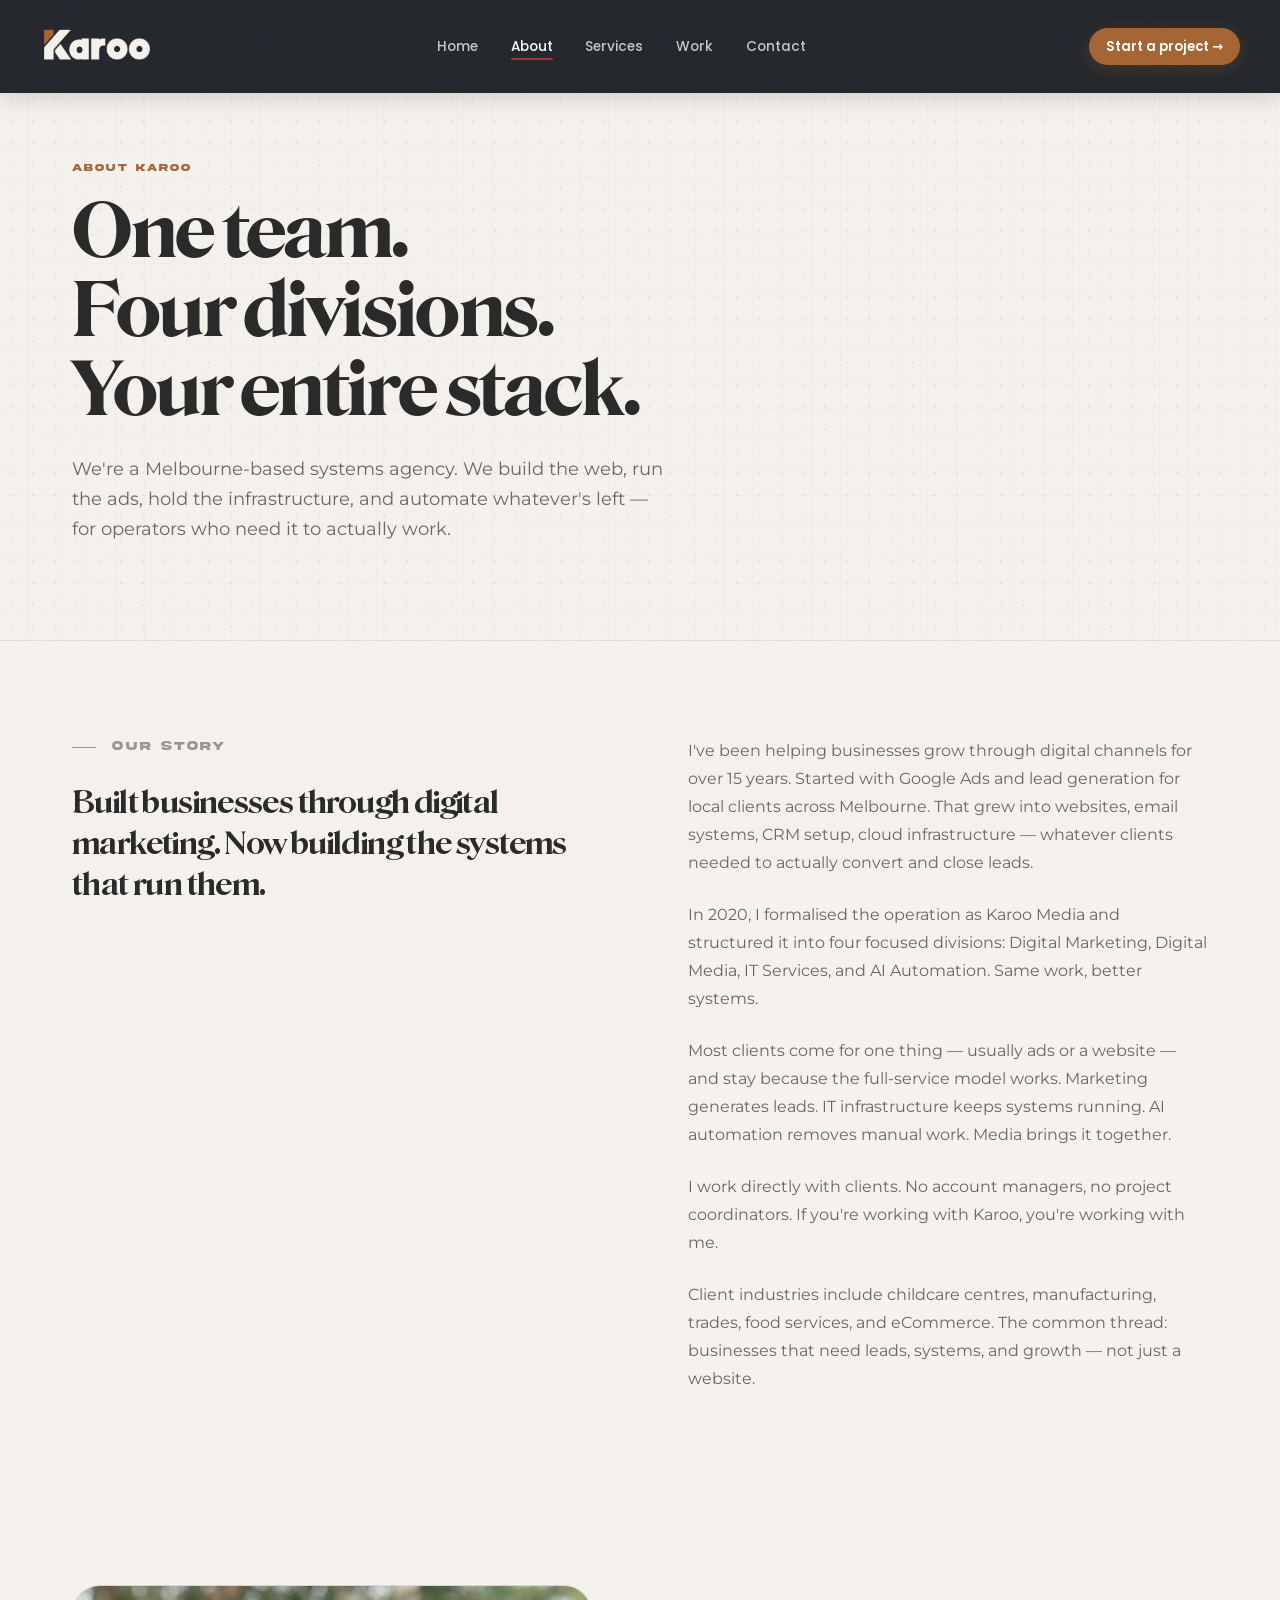
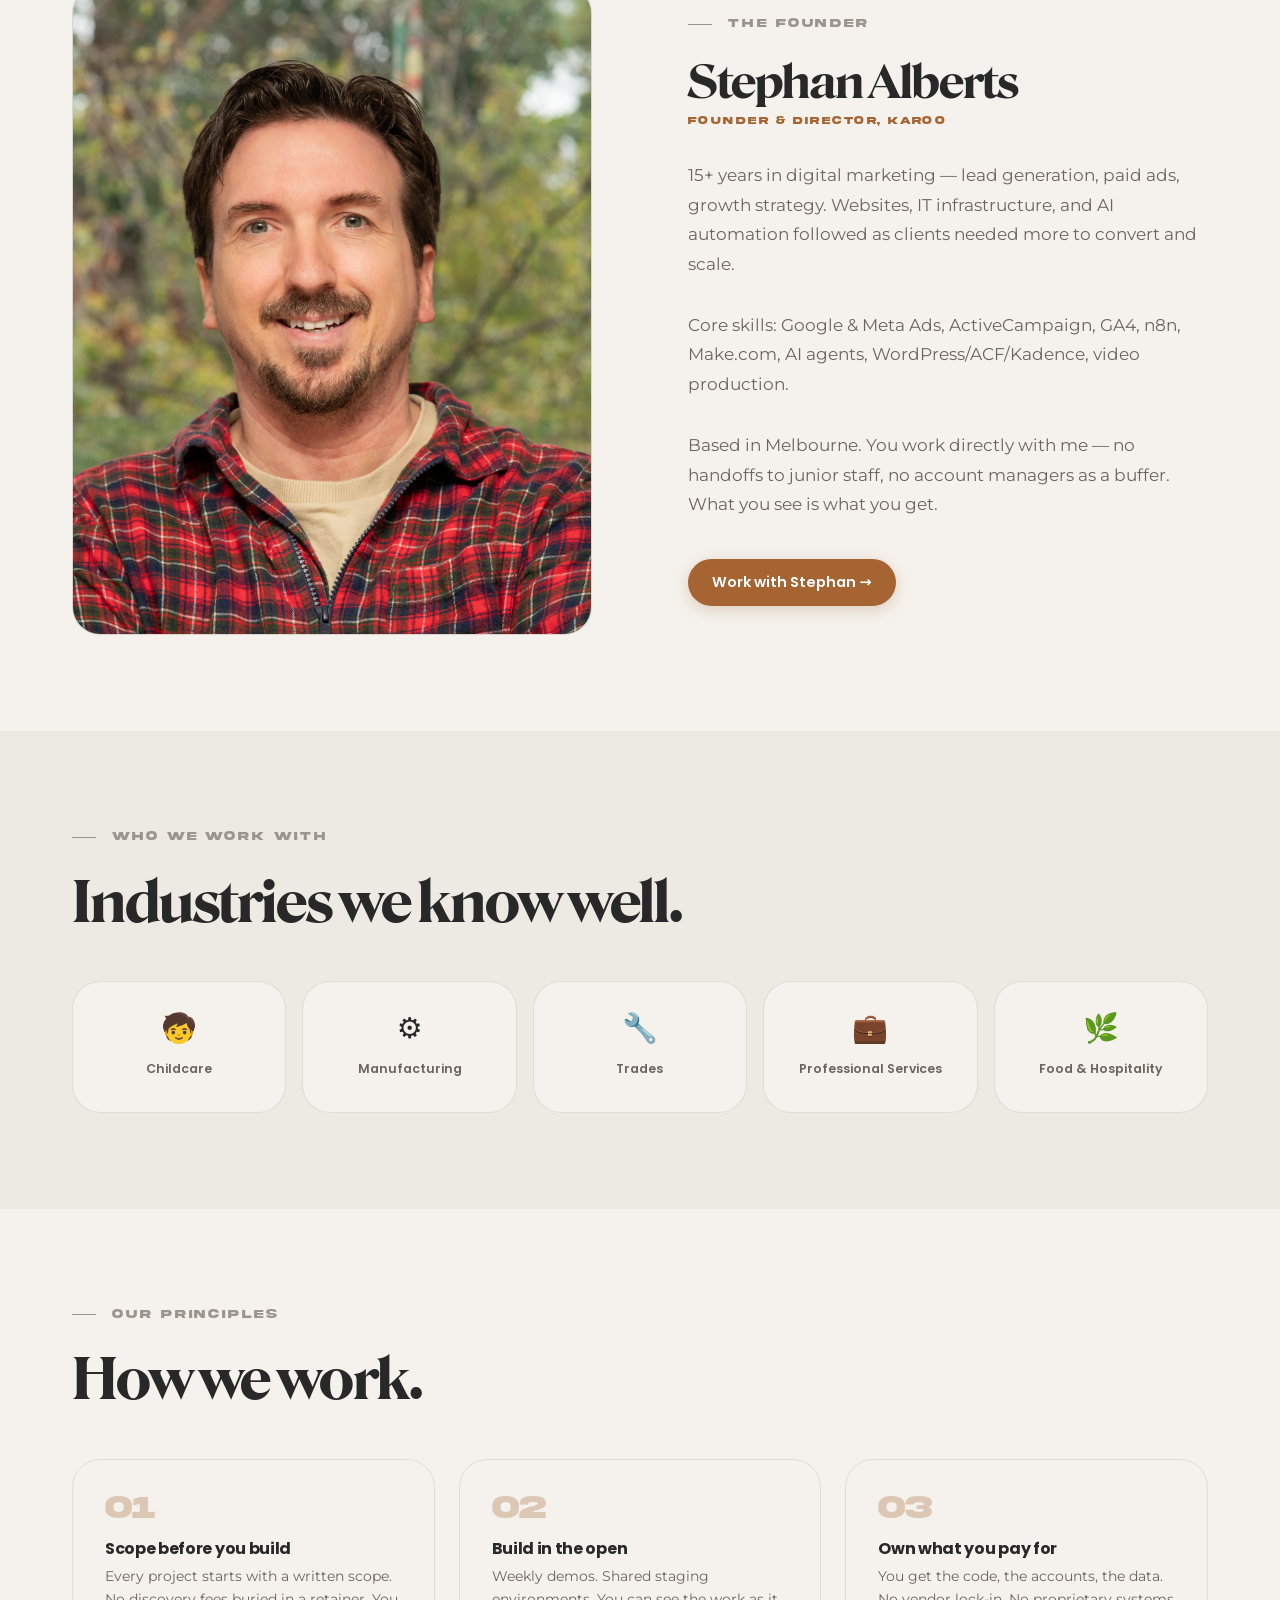
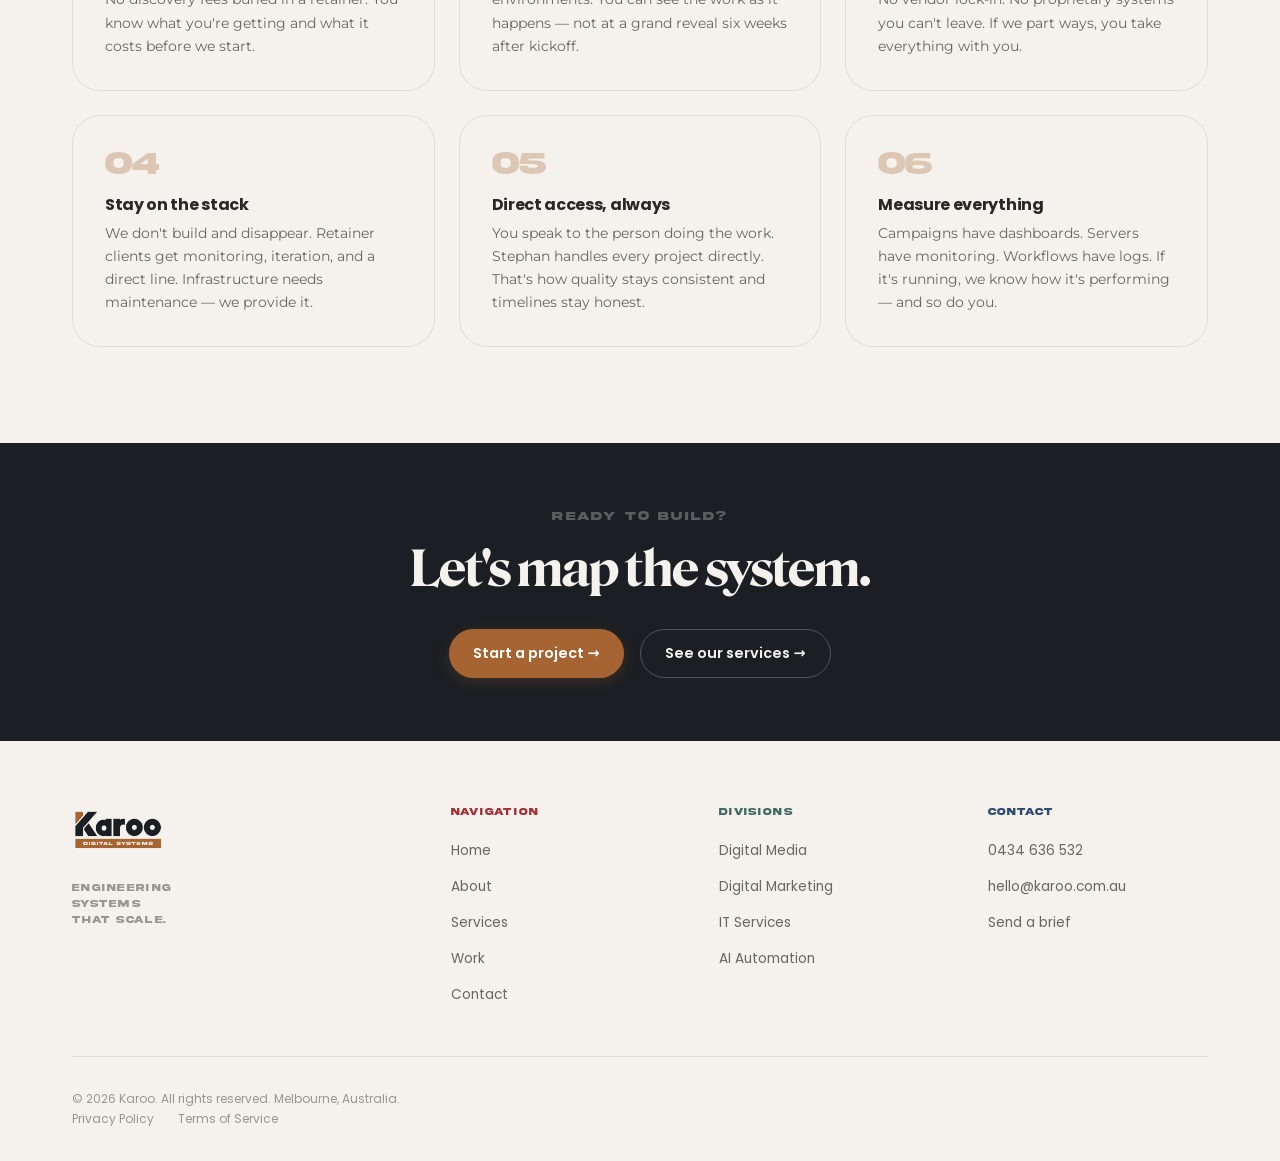
<file: about.html>
<!DOCTYPE html>
<html lang="en">
<head>
  <meta charset="UTF-8">
  <meta name="viewport" content="width=device-width, initial-scale=1.0">
  <meta name="robots" content="index, follow">
  <meta name="theme-color" content="#A56432">
  <title>About Karoo Media | Melbourne Digital Agency</title>
  <meta name="description" content="Karoo Media is a Melbourne digital agency covering marketing, websites, IT, and AI automation. Founded by Stephan Alberts — no big agency layers, direct access, 15+ years of experience.">
  <link rel="canonical" href="https://karoo.com.au/about">

  <!-- Open Graph -->
  <meta property="og:title" content="About Karoo Media | Melbourne Digital Agency">
  <meta property="og:description" content="No big agency layers. Direct access to the person doing the work. 15+ years across digital marketing, web development, IT, and automation.">
  <meta property="og:image" content="https://karoo.com.au/images/og/karoo-og-about.jpg">
  <meta property="og:url" content="https://karoo.com.au/about">
  <meta property="og:type" content="website">
  <meta property="og:site_name" content="Karoo Media">

  <!-- Twitter Card -->
  <meta name="twitter:card" content="summary_large_image">
  <meta name="twitter:title" content="About Karoo Media | Melbourne Digital Agency">
  <meta name="twitter:description" content="No big agency layers. Direct access. 15+ years experience.">
  <meta name="twitter:image" content="https://karoo.com.au/images/og/karoo-og-about.jpg">

  <link rel="preconnect" href="https://fonts.googleapis.com">
  <link rel="preconnect" href="https://fonts.gstatic.com" crossorigin>
  <link href="https://fonts.googleapis.com/css2?family=Montserrat:ital,wght@0,300;0,400;0,500;0,600;0,700;1,400&family=Poppins:wght@400;500;600;700&display=swap" rel="stylesheet">

  <link rel="preload" href="fonts/RoslindaleVariable-VF[Display]-Testing.ttf" as="font" type="font/ttf" crossorigin>

  <!-- Favicon -->
  <link rel="apple-touch-icon" sizes="180x180" href="/apple-touch-icon.png">
  <link rel="icon" type="image/png" sizes="32x32" href="/favicon-32x32.png">
  <link rel="icon" type="image/png" sizes="16x16" href="/favicon-16x16.png">
  <link rel="manifest" href="/site.webmanifest">

  <link rel="stylesheet" href="css/global.css">
  <link rel="stylesheet" href="css/components.css">

  <!-- GA4: paste your <script> tag here -->

<!-- Google tag (gtag.js) -->
<script async src="https://www.googletagmanager.com/gtag/js?id=G-V2R2YN0DMT"></script>
<script>
  window.dataLayer = window.dataLayer || [];
  function gtag(){dataLayer.push(arguments);}
  gtag('js', new Date());

  gtag('config', 'G-V2R2YN0DMT');
</script>
</head>
<body>

<!-- ── Navbar ─────────────────────────────────────────────── -->
<nav class="navbar" id="navbar" aria-label="Main navigation">
  <div class="navbar__inner">
    <a href="/" class="navbar__logo" aria-label="Karoo home">
      <img src="images/logos/Karoo-LIGHT.png" alt="Karoo" height="34" style="width:auto;">
    </a>
    <ul class="navbar__links" role="list">
      <li><a href="/">Home</a></li>
      <li><a href="/about" class="active">About</a></li>
      <li><a href="/services">Services</a></li>
      <li><a href="/work">Work</a></li>
      <li><a href="/contact">Contact</a></li>
    </ul>
    <a href="/contact" class="btn btn--primary navbar__cta btn--magnetic">Start a project →</a>
    <button class="navbar__toggle" aria-label="Toggle navigation" aria-expanded="false">
      <span></span><span></span><span></span>
    </button>
  </div>
  <nav class="navbar__mobile-menu" aria-label="Mobile navigation">
    <a href="/">Home</a>
    <a href="/about">About</a>
    <a href="/services">Services</a>
    <a href="/work">Work</a>
    <a href="/contact">Contact</a>
    <a href="/contact" class="btn btn--primary" style="margin-top:0.5rem; text-align:center; justify-content:center;">Start a project →</a>
  </nav>
</nav>

<!-- ── Page Hero ──────────────────────────────────────────── -->
<header class="page-hero">
  <div class="page-hero__bar" aria-hidden="true"></div>
  <div class="container page-hero__inner">
    <p class="page-hero__eyebrow">About Karoo</p>
    <h1 class="page-hero__heading">One team.<br>Four divisions.<br>Your entire stack.</h1>
    <p class="page-hero__sub">
      We're a Melbourne-based systems agency. We build the web,
      run the ads, hold the infrastructure, and automate whatever's
      left — for operators who need it to actually work.
    </p>
  </div>
</header>

<!-- ── Company Story ──────────────────────────────────────── -->
<section class="about-story">
  <div class="container">
    <div class="about-story__inner">
      <div class="reveal">
        <p class="section-label">Our story</p>
        <p class="about-story__lead">
          Built businesses through digital marketing. Now building the systems that run them.
        </p>
      </div>
      <div class="reveal reveal--delay-1">
        <p class="about-story__body">
          I've been helping businesses grow through digital channels for over 15 years.
          Started with Google Ads and lead generation for local clients across Melbourne.
          That grew into websites, email systems, CRM setup, cloud infrastructure —
          whatever clients needed to actually convert and close leads.
        </p>
        <p class="about-story__body">
          In 2020, I formalised the operation as Karoo Media and structured it into four
          focused divisions: Digital Marketing, Digital Media, IT Services, and AI Automation.
          Same work, better systems.
        </p>
        <p class="about-story__body">
          Most clients come for one thing — usually ads or a website — and stay because
          the full-service model works. Marketing generates leads. IT infrastructure keeps
          systems running. AI automation removes manual work. Media brings it together.
        </p>
        <p class="about-story__body">
          I work directly with clients. No account managers, no project coordinators.
          If you're working with Karoo, you're working with me.
        </p>
        <p class="about-story__body">
          Client industries include childcare centres, manufacturing, trades, food services,
          and eCommerce. The common thread: businesses that need leads, systems, and growth
          — not just a website.
        </p>
      </div>
    </div>
  </div>
</section>

<!-- ── Full Stephan Bio ───────────────────────────────────── -->
<section class="bio" aria-labelledby="founder-heading">
  <div class="container">
    <div class="bio__inner">
      <div class="bio__photo">
        <img src="images/StephanAlberts.jpg" alt="Stephan Alberts, Founder of Karoo" loading="lazy">
      </div>
      <div class="bio__content reveal">
        <p class="section-label">The founder</p>
        <h2 class="bio__name" id="founder-heading">Stephan Alberts</h2>
        <p class="bio__role">Founder &amp; Director, Karoo</p>
        <p class="bio__text">
          15+ years in digital marketing — lead generation, paid ads, growth strategy.
          Websites, IT infrastructure, and AI automation followed as clients needed
          more to convert and scale.
        </p>
        <p class="bio__text">
          Core skills: Google &amp; Meta Ads, ActiveCampaign, GA4, n8n, Make.com,
          AI agents, WordPress/ACF/Kadence, video production.
        </p>
        <p class="bio__text">
          Based in Melbourne. You work directly with me — no handoffs to junior
          staff, no account managers as a buffer. What you see is what you get.
        </p>
        <a href="/contact" class="btn btn--primary btn--magnetic bio__cta">Work with Stephan →</a>
      </div>
    </div>
  </div>
</section>

<!-- ── Industries ─────────────────────────────────────────── -->
<section class="industries" aria-labelledby="industries-heading">
  <div class="container">
    <p class="section-label reveal" id="industries-heading">Who we work with</p>
    <h2 class="reveal reveal--delay-1">Industries we know well.</h2>
    <div class="industries__grid">
      <div class="industry-pill reveal">
        <span class="industry-pill__icon" aria-hidden="true">🧒</span>
        <span class="industry-pill__name">Childcare</span>
      </div>
      <div class="industry-pill reveal reveal--delay-1">
        <span class="industry-pill__icon" aria-hidden="true">⚙️</span>
        <span class="industry-pill__name">Manufacturing</span>
      </div>
      <div class="industry-pill reveal reveal--delay-2">
        <span class="industry-pill__icon" aria-hidden="true">🔧</span>
        <span class="industry-pill__name">Trades</span>
      </div>
      <div class="industry-pill reveal reveal--delay-3">
        <span class="industry-pill__icon" aria-hidden="true">💼</span>
        <span class="industry-pill__name">Professional Services</span>
      </div>
      <div class="industry-pill reveal reveal--delay-4">
        <span class="industry-pill__icon" aria-hidden="true">🌿</span>
        <span class="industry-pill__name">Food &amp; Hospitality</span>
      </div>
    </div>
  </div>
</section>

<!-- ── How We Work ────────────────────────────────────────── -->
<section class="how-we-work" aria-labelledby="how-heading">
  <div class="container">
    <p class="section-label reveal" id="how-heading">Our principles</p>
    <h2 class="reveal reveal--delay-1" style="margin-bottom:var(--s5);">How we work.</h2>
    <div class="how-we-work__grid">
      <div class="principle-card reveal">
        <p class="principle-card__num">01</p>
        <h3 class="principle-card__title">Scope before you build</h3>
        <p class="principle-card__body">
          Every project starts with a written scope. No discovery fees buried
          in a retainer. You know what you're getting and what it costs before
          we start.
        </p>
      </div>
      <div class="principle-card reveal reveal--delay-1">
        <p class="principle-card__num">02</p>
        <h3 class="principle-card__title">Build in the open</h3>
        <p class="principle-card__body">
          Weekly demos. Shared staging environments. You can see the work as
          it happens — not at a grand reveal six weeks after kickoff.
        </p>
      </div>
      <div class="principle-card reveal reveal--delay-2">
        <p class="principle-card__num">03</p>
        <h3 class="principle-card__title">Own what you pay for</h3>
        <p class="principle-card__body">
          You get the code, the accounts, the data. No vendor lock-in. No
          proprietary systems you can't leave. If we part ways, you take
          everything with you.
        </p>
      </div>
      <div class="principle-card reveal">
        <p class="principle-card__num">04</p>
        <h3 class="principle-card__title">Stay on the stack</h3>
        <p class="principle-card__body">
          We don't build and disappear. Retainer clients get monitoring,
          iteration, and a direct line. Infrastructure needs maintenance —
          we provide it.
        </p>
      </div>
      <div class="principle-card reveal reveal--delay-1">
        <p class="principle-card__num">05</p>
        <h3 class="principle-card__title">Direct access, always</h3>
        <p class="principle-card__body">
          You speak to the person doing the work. Stephan handles every
          project directly. That's how quality stays consistent and
          timelines stay honest.
        </p>
      </div>
      <div class="principle-card reveal reveal--delay-2">
        <p class="principle-card__num">06</p>
        <h3 class="principle-card__title">Measure everything</h3>
        <p class="principle-card__body">
          Campaigns have dashboards. Servers have monitoring. Workflows have
          logs. If it's running, we know how it's performing — and so do you.
        </p>
      </div>
    </div>
  </div>
</section>

<!-- ── CTA Strip ──────────────────────────────────────────── -->
<section style="background:var(--deep-slate); padding-block:var(--s6);">
  <div class="container" style="text-align:center;">
    <p class="reveal" style="font-family:var(--font-impact); font-size:0.75rem; font-weight:800; letter-spacing:0.16em; text-transform:uppercase; color:rgba(245,242,237,0.3); margin-bottom:var(--s2);">Ready to build?</p>
    <h2 class="reveal reveal--delay-1" style="color:var(--parchment); font-size:clamp(1.8rem,4vw,3rem); margin-bottom:var(--s4);">Let's map the system.</h2>
    <div class="reveal reveal--delay-2" style="display:flex; gap:var(--s2); justify-content:center; flex-wrap:wrap;">
      <a href="/contact" class="btn btn--primary btn--magnetic">Start a project →</a>
      <a href="/services" class="btn btn--secondary btn--magnetic" style="color:var(--parchment); border-color:rgba(245,242,237,0.25);">See our services →</a>
    </div>
  </div>
</section>

<!-- ── Footer ─────────────────────────────────────────────── -->
<footer class="footer" aria-label="Site footer">
  <div class="container">
    <div class="footer__top">
      <div>
        <img src="images/logos/Karoo-Digital-Systems.png" alt="Karoo" class="footer__logo" loading="lazy">
        <p class="footer__brand-tagline">Engineering<br>Systems<br>That Scale.</p>
      </div>
      <nav aria-label="Site links">
        <p class="footer__col-label">Navigation</p>
        <ul class="footer__links" role="list">
          <li><a href="/">Home</a></li>
          <li><a href="/about">About</a></li>
          <li><a href="/services">Services</a></li>
          <li><a href="/work">Work</a></li>
          <li><a href="/contact">Contact</a></li>
        </ul>
      </nav>
      <nav aria-label="Division links">
        <p class="footer__col-label">Divisions</p>
        <ul class="footer__links" role="list">
          <li><a href="/services#digital-media">Digital Media</a></li>
          <li><a href="/services#digital-marketing">Digital Marketing</a></li>
          <li><a href="/services#it-services">IT Services</a></li>
          <li><a href="/services#ai-automation">AI Automation</a></li>
        </ul>
      </nav>
      <div>
        <p class="footer__col-label">Contact</p>
        <ul class="footer__links" role="list">
          <li><a href="tel:0434636532">0434 636 532</a></li>
          <li><a href="mailto:hello@karoo.com.au">hello@karoo.com.au</a></li>
          <li><a href="/contact" class="footer__brief-btn">Send a brief</a></li>
        </ul>
      </div>
    </div>
  </div>
  <div class="footer__bottom-bar">
    <div class="container footer__bottom-bar__inner">
      <p class="footer__copy">&copy; 2026 Karoo. All rights reserved. Melbourne, Australia.</p>
      <nav class="footer__legal" aria-label="Legal links">
        <a href="/privacy">Privacy Policy</a>
        <a href="/terms">Terms of Service</a>
      </nav>
    </div>
  </div>
</footer>

<!-- ── Schema: About ──────────────────────────────────────── -->
<script type="application/ld+json">
{
  "@context": "https://schema.org",
  "@type": "AboutPage",
  "url": "https://karoo.com.au/about",
  "name": "About Karoo Media",
  "description": "Karoo Media is a Melbourne digital agency covering digital marketing, web development, IT services, and AI automation.",
  "mainEntity": {
    "@type": "Person",
    "name": "Stephan Alberts",
    "jobTitle": "Founder, Karoo Media",
    "worksFor": {
      "@type": "Organization",
      "name": "Karoo Media",
      "@id": "https://karoo.com.au/#business"
    },
    "knowsAbout": [
      "Digital Marketing",
      "Google Ads",
      "Meta Ads",
      "WordPress Development",
      "AI Automation",
      "n8n",
      "ActiveCampaign",
      "IT Services",
      "Microsoft 365",
      "Make automation"
    ],
    "description": "Digital marketing and automation specialist with 15+ years experience working with childcare, manufacturing, food services, eCommerce, and engineering businesses across Australia."
  }
}
</script>

<script src="js/main.js" defer></script>
</body>
</html>
</file>
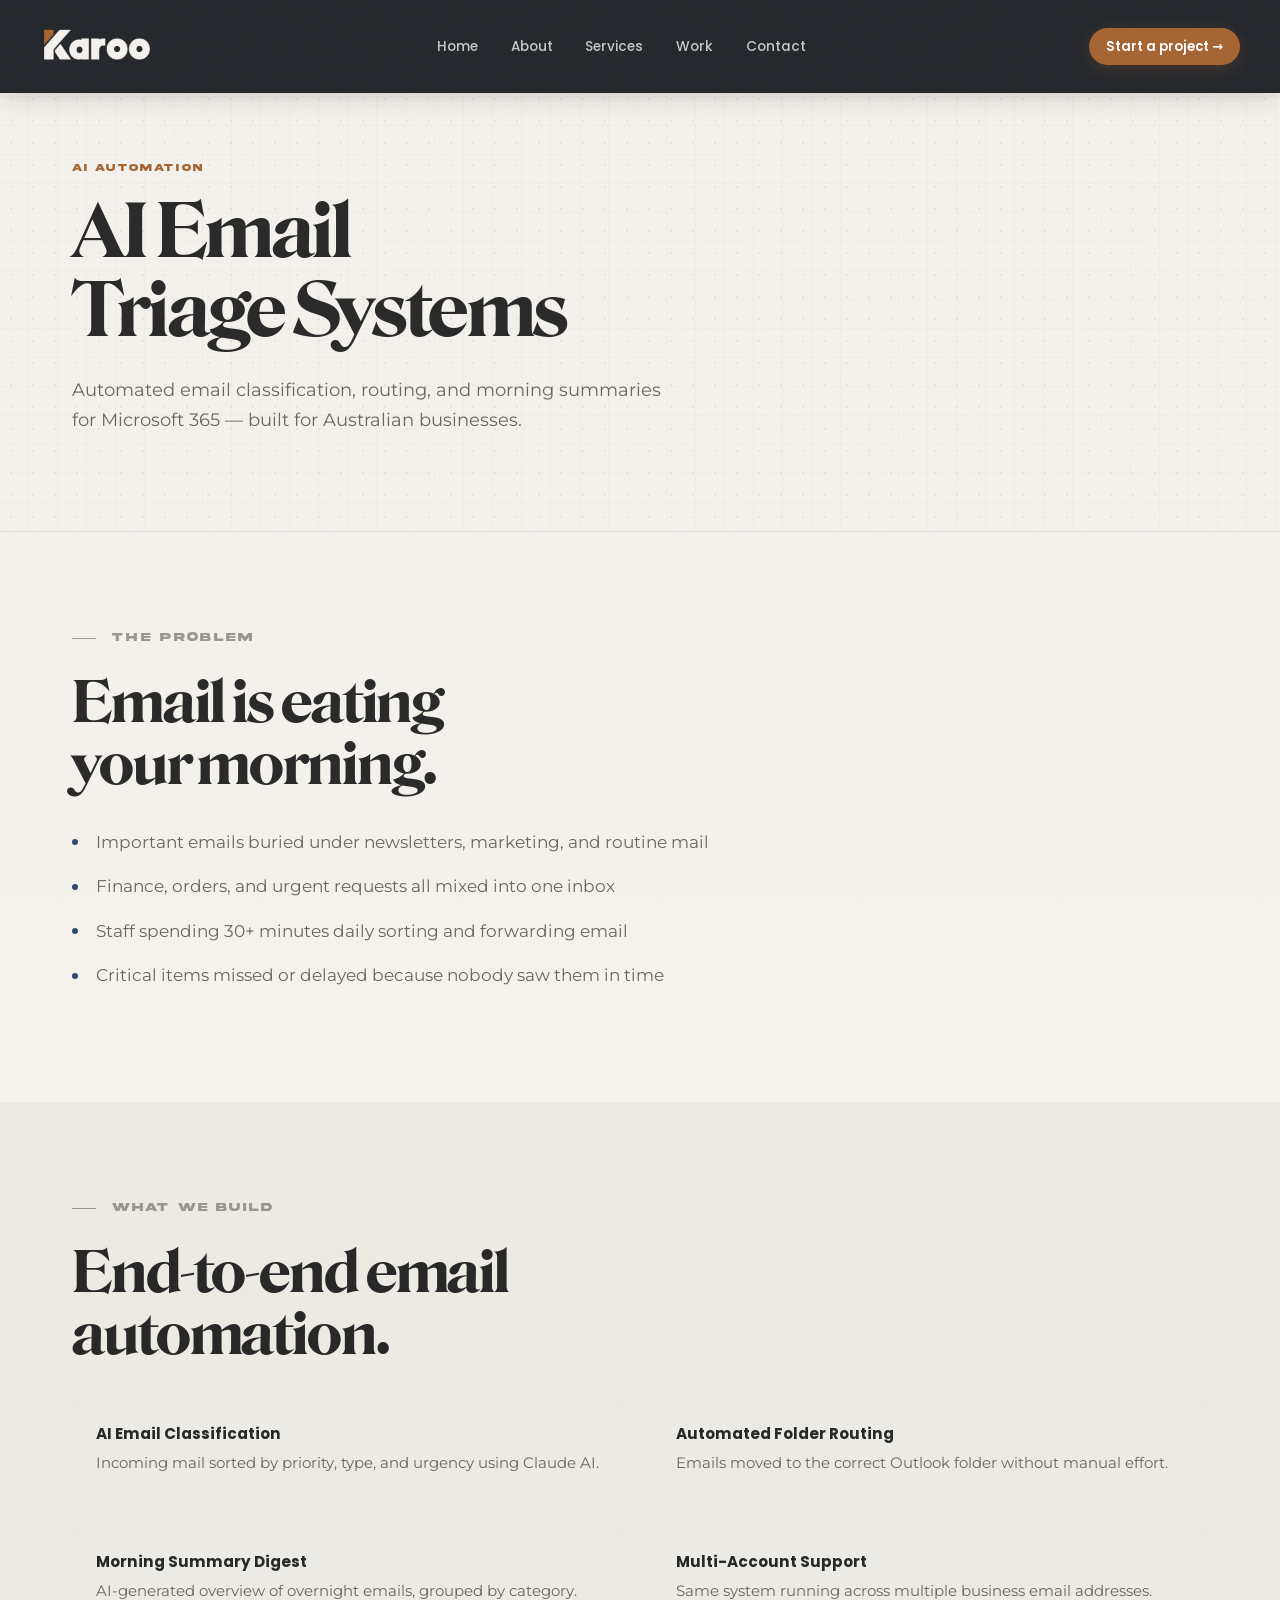
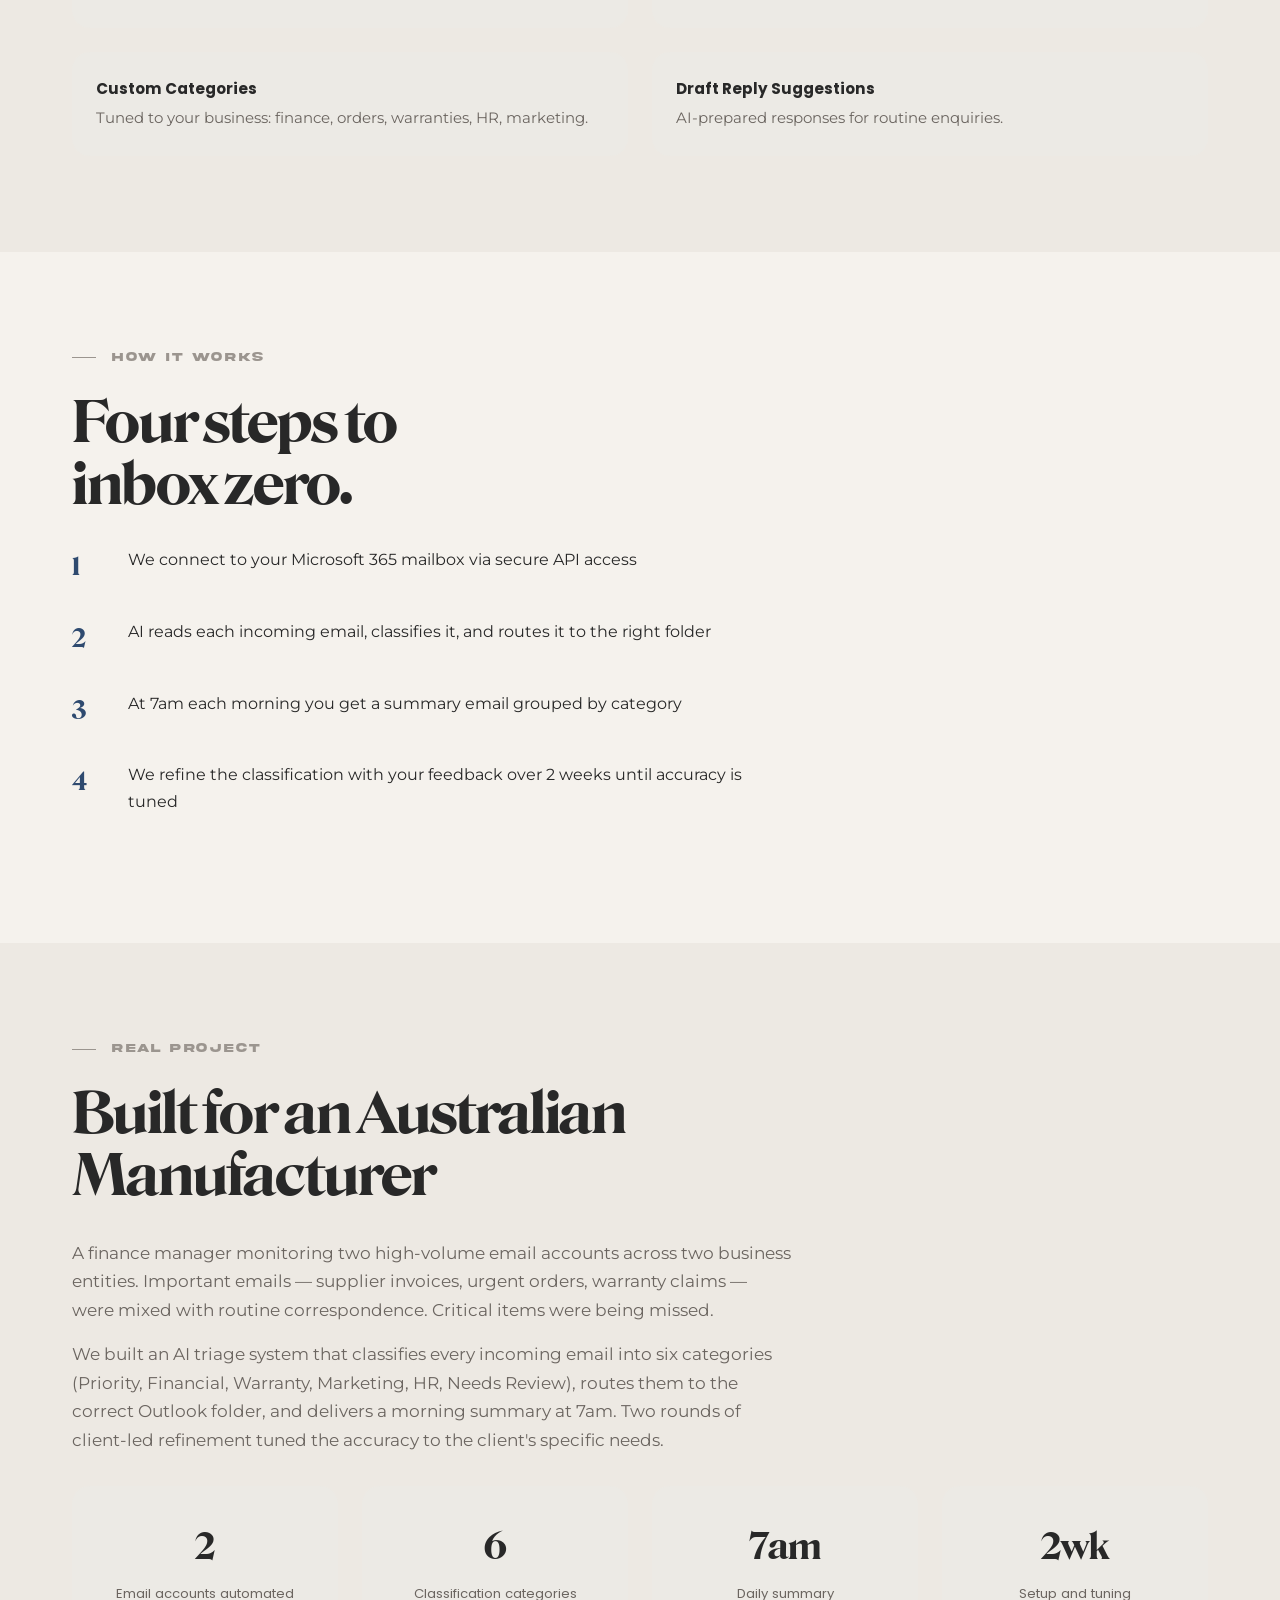
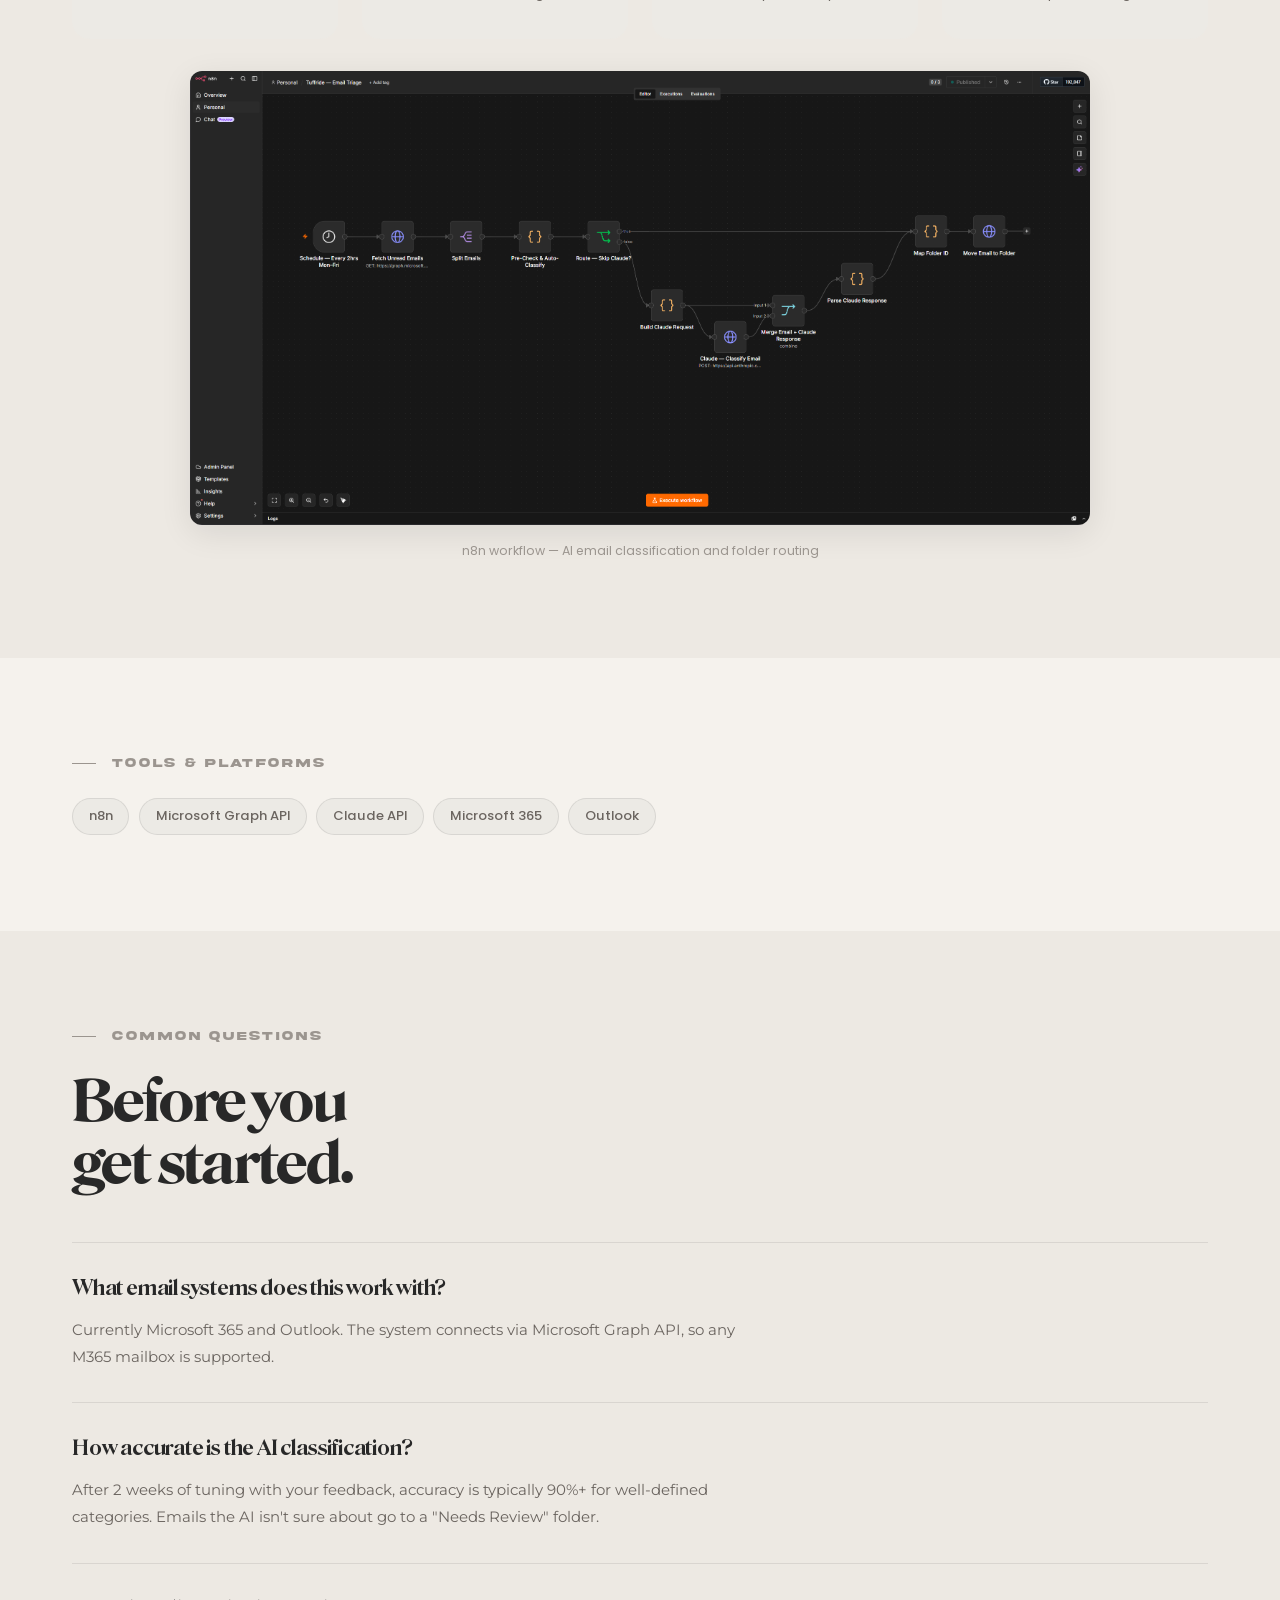
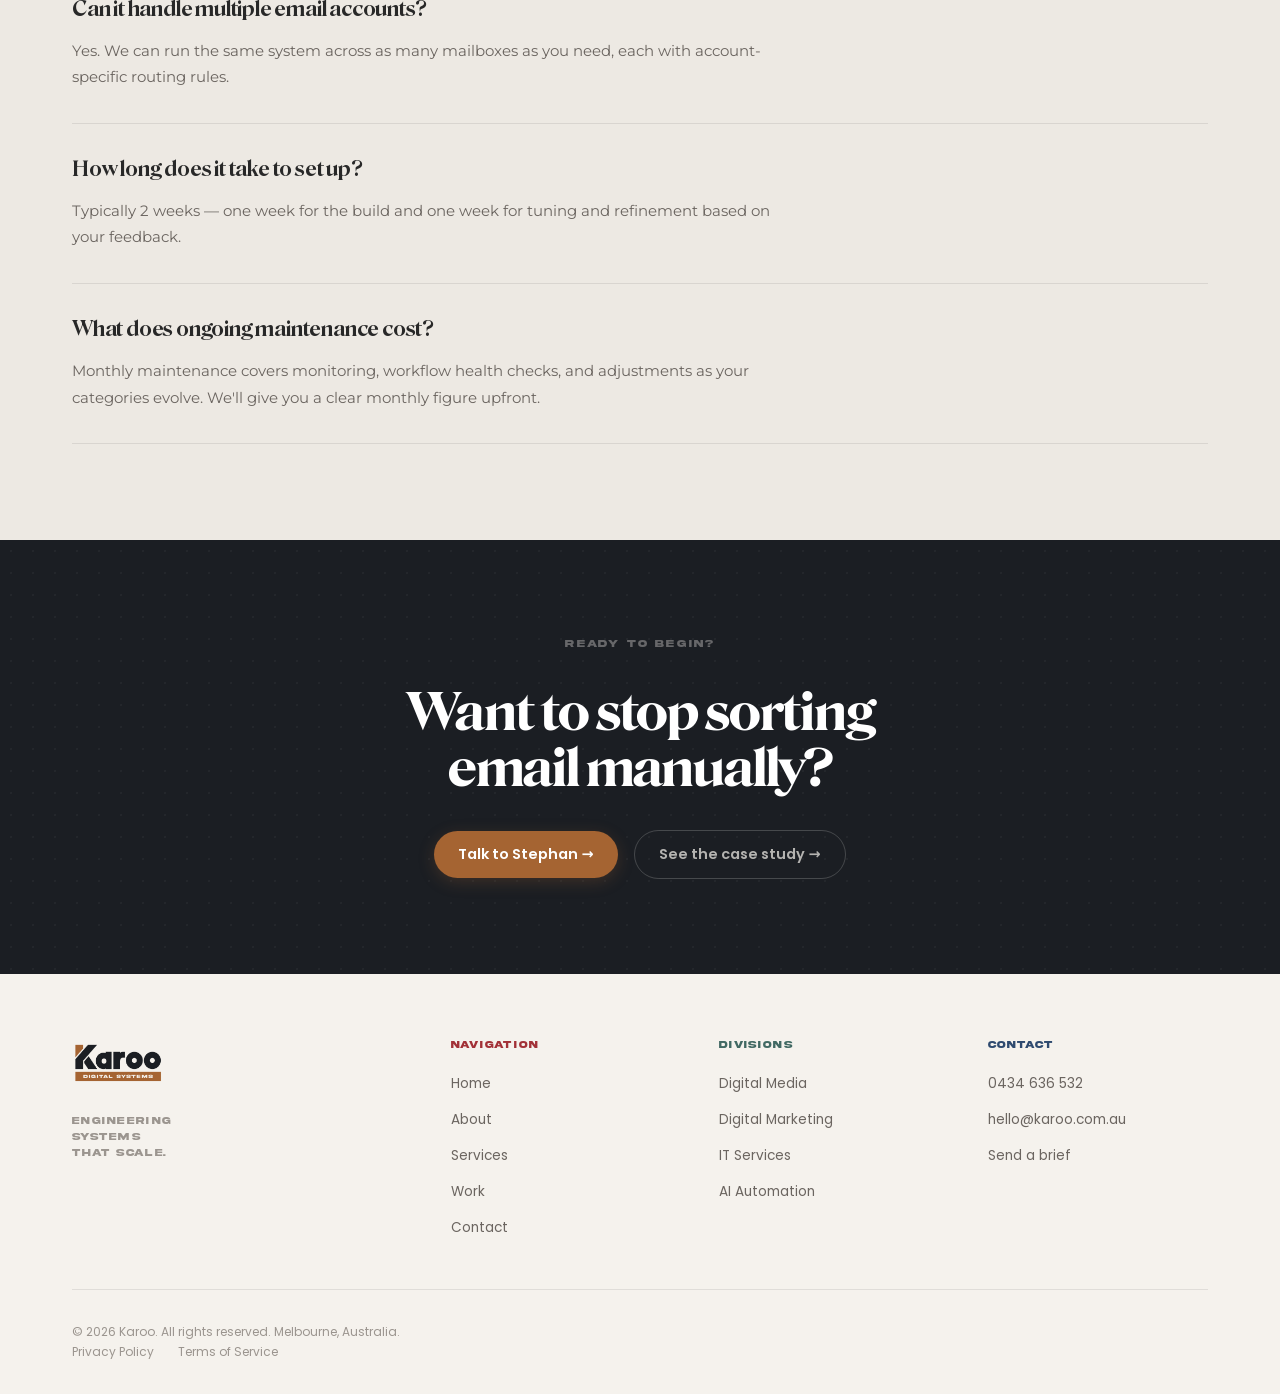
<file: ai-email-triage.html>
<!DOCTYPE html>
<html lang="en">
<head>
  <meta charset="UTF-8">
  <meta name="viewport" content="width=device-width, initial-scale=1.0">
  <meta name="robots" content="index, follow">
  <meta name="theme-color" content="#A56432">
  <title>AI Email Triage Systems for Australian Businesses | Karoo Digital Systems</title>
  <meta name="description" content="Automated email classification, priority routing, and morning summaries for Microsoft 365. Built with n8n and AI by Karoo Digital Systems, Melbourne.">
  <link rel="canonical" href="https://karoo.com.au/ai-email-triage">

  <!-- Open Graph -->
  <meta property="og:title" content="AI Email Triage Systems | Karoo Digital Systems">
  <meta property="og:description" content="Automated email classification, priority routing, and morning summaries for Microsoft 365. Built with n8n and AI.">
  <meta property="og:image" content="https://karoo.com.au/images/og/karoo-og-services.jpg">
  <meta property="og:url" content="https://karoo.com.au/ai-email-triage">
  <meta property="og:type" content="website">
  <meta property="og:site_name" content="Karoo Media">

  <!-- Twitter Card -->
  <meta name="twitter:card" content="summary_large_image">
  <meta name="twitter:title" content="AI Email Triage Systems | Karoo Digital Systems">
  <meta name="twitter:description" content="Automated email classification, priority routing, and morning summaries for Microsoft 365.">
  <meta name="twitter:image" content="https://karoo.com.au/images/og/karoo-og-services.jpg">

  <link rel="preconnect" href="https://fonts.googleapis.com">
  <link rel="preconnect" href="https://fonts.gstatic.com" crossorigin>
  <link href="https://fonts.googleapis.com/css2?family=Montserrat:ital,wght@0,300;0,400;0,500;0,600;0,700;1,400&family=Poppins:wght@400;500;600;700&display=swap" rel="stylesheet">

  <link rel="preload" href="fonts/RoslindaleVariable-VF[Display]-Testing.ttf" as="font" type="font/ttf" crossorigin>

  <!-- Favicon -->
  <link rel="apple-touch-icon" sizes="180x180" href="/apple-touch-icon.png">
  <link rel="icon" type="image/png" sizes="32x32" href="/favicon-32x32.png">
  <link rel="icon" type="image/png" sizes="16x16" href="/favicon-16x16.png">
  <link rel="manifest" href="/site.webmanifest">

  <link rel="stylesheet" href="css/global.css">
  <link rel="stylesheet" href="css/components.css">

<!-- Google tag (gtag.js) -->
<script async src="https://www.googletagmanager.com/gtag/js?id=G-V2R2YN0DMT"></script>
<script>
  window.dataLayer = window.dataLayer || [];
  function gtag(){dataLayer.push(arguments);}
  gtag('js', new Date());
  gtag('config', 'G-V2R2YN0DMT');
</script>

<style>
  .sp-stats { display: grid; grid-template-columns: repeat(4, 1fr); gap: var(--s3); margin-top: var(--s4); }
  .sp-stat { background: var(--bg-card); border-radius: var(--r-md); padding: var(--s4) var(--s3); text-align: center; }
  .sp-stat__num { font-family: var(--font-display); font-size: clamp(1.6rem, 3vw, 2.2rem); font-weight: 700; color: var(--text); display: block; margin-bottom: 0.25rem; }
  .sp-stat__label { font-family: var(--font-ui); font-size: 0.82rem; color: var(--text-muted); }
  .sp-tools { display: flex; flex-wrap: wrap; gap: 0.6rem; margin-top: var(--s3); }
  .sp-tool { background: var(--bg-card); border: 1px solid var(--border); border-radius: var(--r-pill); padding: 0.5em 1.2em; font-family: var(--font-ui); font-size: 0.82rem; font-weight: 500; color: var(--text-muted); }
  .sp-steps { counter-reset: step; list-style: none; padding: 0; }
  .sp-steps li { counter-increment: step; display: flex; gap: var(--s3); align-items: flex-start; margin-bottom: var(--s4); }
  .sp-steps li::before { content: counter(step); font-family: var(--font-display); font-size: 1.5rem; font-weight: 700; color: var(--blue); min-width: 2rem; }
  .sp-bullets { list-style: none; padding: 0; }
  .sp-bullets li { position: relative; padding-left: 1.5rem; margin-bottom: var(--s2); font-family: var(--font-body); font-size: 1.05rem; color: var(--text-muted); line-height: 1.7; }
  .sp-bullets li::before { content: ''; position: absolute; left: 0; top: 0.7em; width: 6px; height: 6px; background: var(--blue); border-radius: 50%; }
  .sp-features { display: grid; grid-template-columns: 1fr 1fr; gap: var(--s3); }
  .sp-feature { padding: var(--s3); background: var(--bg-card); border-radius: var(--r-md); }
  .sp-feature strong { font-family: var(--font-ui); font-size: 0.95rem; color: var(--text); display: block; margin-bottom: 0.25rem; }
  .sp-feature span { font-family: var(--font-body); font-size: 0.92rem; color: var(--text-muted); line-height: 1.6; }
  .sp-screenshot { max-width: 900px; margin: var(--s4) auto 0; }
  .sp-screenshot img { width: 100%; border-radius: 12px; box-shadow: 0 8px 32px rgba(0,0,0,0.09); }
  .sp-screenshot figcaption { text-align: center; font-family: var(--font-ui); font-size: 0.78rem; color: var(--text-subtle); margin-top: var(--s2); }
  @media (max-width: 768px) {
    .sp-stats { grid-template-columns: repeat(2, 1fr); }
    .sp-features { grid-template-columns: 1fr; }
  }
  @media (max-width: 480px) {
    .sp-stats { grid-template-columns: 1fr; }
  }
</style>
</head>
<body>

<!-- ── Navbar ─────────────────────────────────────────────── -->
<nav class="navbar" id="navbar" aria-label="Main navigation">
  <div class="navbar__inner">
    <a href="/" class="navbar__logo" aria-label="Karoo home">
      <img src="images/logos/Karoo-LIGHT.png" alt="Karoo" height="34" style="width:auto;">
    </a>
    <ul class="navbar__links" role="list">
      <li><a href="/">Home</a></li>
      <li><a href="/about">About</a></li>
      <li><a href="/services">Services</a></li>
      <li><a href="/work">Work</a></li>
      <li><a href="/contact">Contact</a></li>
    </ul>
    <a href="/contact" class="btn btn--primary navbar__cta btn--magnetic">Start a project →</a>
    <button class="navbar__toggle" aria-label="Toggle navigation" aria-expanded="false">
      <span></span><span></span><span></span>
    </button>
  </div>
  <nav class="navbar__mobile-menu" aria-label="Mobile navigation">
    <a href="/">Home</a>
    <a href="/about">About</a>
    <a href="/services">Services</a>
    <a href="/work">Work</a>
    <a href="/contact">Contact</a>
    <a href="/contact" class="btn btn--primary" style="margin-top:0.5rem; text-align:center; justify-content:center;">Start a project →</a>
  </nav>
</nav>

<!-- ── Page Hero ──────────────────────────────────────────── -->
<header class="page-hero">
  <div class="page-hero__bar" aria-hidden="true"></div>
  <div class="container page-hero__inner">
    <p class="page-hero__eyebrow">AI Automation</p>
    <h1 class="page-hero__heading">AI Email<br>Triage Systems</h1>
    <p class="page-hero__sub">
      Automated email classification, routing, and morning summaries
      for Microsoft 365 — built for Australian businesses.
    </p>
  </div>
</header>

<!-- ── The Problem ────────────────────────────────────────── -->
<section aria-labelledby="problem-heading">
  <div class="container">
    <p class="section-label reveal" id="problem-heading">The problem</p>
    <h2 class="reveal reveal--delay-1">Email is eating<br>your morning.</h2>
    <ul class="sp-bullets reveal reveal--delay-2" style="margin-top:var(--s4); max-width:var(--max-w-text);">
      <li>Important emails buried under newsletters, marketing, and routine mail</li>
      <li>Finance, orders, and urgent requests all mixed into one inbox</li>
      <li>Staff spending 30+ minutes daily sorting and forwarding email</li>
      <li>Critical items missed or delayed because nobody saw them in time</li>
    </ul>
  </div>
</section>

<!-- ── What We Build ─────────────────────────────────────── -->
<section style="background:var(--bg-raised);" aria-labelledby="build-heading">
  <div class="container">
    <p class="section-label reveal" id="build-heading">What we build</p>
    <h2 class="reveal reveal--delay-1">End-to-end email<br>automation.</h2>
    <div class="sp-features reveal reveal--delay-2" style="margin-top:var(--s4);">
      <div class="sp-feature">
        <strong>AI Email Classification</strong>
        <span>Incoming mail sorted by priority, type, and urgency using Claude AI.</span>
      </div>
      <div class="sp-feature">
        <strong>Automated Folder Routing</strong>
        <span>Emails moved to the correct Outlook folder without manual effort.</span>
      </div>
      <div class="sp-feature">
        <strong>Morning Summary Digest</strong>
        <span>AI-generated overview of overnight emails, grouped by category.</span>
      </div>
      <div class="sp-feature">
        <strong>Multi-Account Support</strong>
        <span>Same system running across multiple business email addresses.</span>
      </div>
      <div class="sp-feature">
        <strong>Custom Categories</strong>
        <span>Tuned to your business: finance, orders, warranties, HR, marketing.</span>
      </div>
      <div class="sp-feature">
        <strong>Draft Reply Suggestions</strong>
        <span>AI-prepared responses for routine enquiries.</span>
      </div>
    </div>
  </div>
</section>

<!-- ── How It Works ───────────────────────────────────────── -->
<section aria-labelledby="how-heading">
  <div class="container">
    <p class="section-label reveal" id="how-heading">How it works</p>
    <h2 class="reveal reveal--delay-1">Four steps to<br>inbox zero.</h2>
    <ol class="sp-steps reveal reveal--delay-2" style="margin-top:var(--s4); max-width:var(--max-w-text);">
      <li>We connect to your Microsoft 365 mailbox via secure API access</li>
      <li>AI reads each incoming email, classifies it, and routes it to the right folder</li>
      <li>At 7am each morning you get a summary email grouped by category</li>
      <li>We refine the classification with your feedback over 2 weeks until accuracy is tuned</li>
    </ol>
  </div>
</section>

<!-- ── Real Project ───────────────────────────────────────── -->
<section style="background:var(--bg-raised);" aria-labelledby="project-heading">
  <div class="container">
    <p class="section-label reveal" id="project-heading">Real project</p>
    <h2 class="reveal reveal--delay-1">Built for an Australian<br>Manufacturer</h2>
    <div class="reveal reveal--delay-2" style="max-width:var(--max-w-text); margin-top:var(--s4);">
      <p>
        A finance manager monitoring two high-volume email accounts across two business
        entities. Important emails — supplier invoices, urgent orders, warranty claims —
        were mixed with routine correspondence. Critical items were being missed.
      </p>
      <p style="margin-top:var(--s2);">
        We built an AI triage system that classifies every incoming email into six categories
        (Priority, Financial, Warranty, Marketing, HR, Needs Review), routes them to the
        correct Outlook folder, and delivers a morning summary at 7am. Two rounds of
        client-led refinement tuned the accuracy to the client's specific needs.
      </p>
    </div>

    <div class="sp-stats reveal">
      <div class="sp-stat">
        <span class="sp-stat__num">2</span>
        <span class="sp-stat__label">Email accounts automated</span>
      </div>
      <div class="sp-stat">
        <span class="sp-stat__num">6</span>
        <span class="sp-stat__label">Classification categories</span>
      </div>
      <div class="sp-stat">
        <span class="sp-stat__num">7am</span>
        <span class="sp-stat__label">Daily summary</span>
      </div>
      <div class="sp-stat">
        <span class="sp-stat__num">2wk</span>
        <span class="sp-stat__label">Setup and tuning</span>
      </div>
    </div>

    <figure class="sp-screenshot reveal">
      <img src="images/work/n8n-email-triage-workflow.png"
           alt="n8n workflow automating AI email triage for Microsoft 365"
           loading="lazy">
      <figcaption>n8n workflow — AI email classification and folder routing</figcaption>
    </figure>
  </div>
</section>

<!-- ── Tools & Platforms ──────────────────────────────────── -->
<section aria-labelledby="tools-heading">
  <div class="container">
    <p class="section-label reveal" id="tools-heading">Tools &amp; platforms</p>
    <div class="sp-tools reveal reveal--delay-1">
      <span class="sp-tool">n8n</span>
      <span class="sp-tool">Microsoft Graph API</span>
      <span class="sp-tool">Claude API</span>
      <span class="sp-tool">Microsoft 365</span>
      <span class="sp-tool">Outlook</span>
    </div>
  </div>
</section>

<!-- ── FAQ ────────────────────────────────────────────────── -->
<section class="faq-section" style="background:var(--bg-raised);" id="faq" aria-labelledby="faq-heading">
  <div class="container">
    <p class="section-label reveal">Common questions</p>
    <h2 class="reveal reveal--delay-1" id="faq-heading">Before you<br>get started.</h2>
    <div class="faq-list">
      <div class="faq-item reveal">
        <h3>What email systems does this work with?</h3>
        <p>Currently Microsoft 365 and Outlook. The system connects via Microsoft Graph API, so any M365 mailbox is supported.</p>
      </div>
      <div class="faq-item reveal">
        <h3>How accurate is the AI classification?</h3>
        <p>After 2 weeks of tuning with your feedback, accuracy is typically 90%+ for well-defined categories. Emails the AI isn't sure about go to a "Needs Review" folder.</p>
      </div>
      <div class="faq-item reveal">
        <h3>Can it handle multiple email accounts?</h3>
        <p>Yes. We can run the same system across as many mailboxes as you need, each with account-specific routing rules.</p>
      </div>
      <div class="faq-item reveal">
        <h3>How long does it take to set up?</h3>
        <p>Typically 2 weeks — one week for the build and one week for tuning and refinement based on your feedback.</p>
      </div>
      <div class="faq-item reveal">
        <h3>What does ongoing maintenance cost?</h3>
        <p>Monthly maintenance covers monitoring, workflow health checks, and adjustments as your categories evolve. We'll give you a clear monthly figure upfront.</p>
      </div>
    </div>
  </div>
</section>

<!-- ── CTA Band ───────────────────────────────────────────── -->
<section class="cta-band" aria-labelledby="cta-heading">
  <div class="container">
    <div class="cta-band__inner" style="align-items:center; text-align:center; max-width:100%;">
      <p class="cta-band__eyebrow">Ready to begin?</p>
      <h2 class="cta-band__heading" id="cta-heading">Want to stop sorting<br>email manually?</h2>
      <div class="cta-band__actions" style="justify-content:center;">
        <a href="/contact" class="btn btn--primary btn--magnetic">Talk to Stephan →</a>
        <a href="/work/ai-email-triage" class="btn btn--secondary">See the case study →</a>
      </div>
    </div>
  </div>
</section>

<!-- ── Footer ─────────────────────────────────────────────── -->
<footer class="footer" aria-label="Site footer">
  <div class="container">
    <div class="footer__top">
      <div>
        <img src="images/logos/Karoo-Digital-Systems.png" alt="Karoo" class="footer__logo" loading="lazy">
        <p class="footer__brand-tagline">Engineering<br>Systems<br>That Scale.</p>
      </div>
      <nav aria-label="Site links">
        <p class="footer__col-label">Navigation</p>
        <ul class="footer__links" role="list">
          <li><a href="/">Home</a></li>
          <li><a href="/about">About</a></li>
          <li><a href="/services">Services</a></li>
          <li><a href="/work">Work</a></li>
          <li><a href="/contact">Contact</a></li>
        </ul>
      </nav>
      <nav aria-label="Division links">
        <p class="footer__col-label">Divisions</p>
        <ul class="footer__links" role="list">
          <li><a href="/services#digital-media">Digital Media</a></li>
          <li><a href="/services#digital-marketing">Digital Marketing</a></li>
          <li><a href="/services#it-services">IT Services</a></li>
          <li><a href="/services#ai-automation">AI Automation</a></li>
        </ul>
      </nav>
      <div>
        <p class="footer__col-label">Contact</p>
        <ul class="footer__links" role="list">
          <li><a href="tel:0434636532">0434 636 532</a></li>
          <li><a href="mailto:hello@karoo.com.au">hello@karoo.com.au</a></li>
          <li><a href="/contact" class="footer__brief-btn">Send a brief</a></li>
        </ul>
      </div>
    </div>
  </div>
  <div class="footer__bottom-bar">
    <div class="container footer__bottom-bar__inner">
      <p class="footer__copy">&copy; 2026 Karoo. All rights reserved. Melbourne, Australia.</p>
      <nav class="footer__legal" aria-label="Legal links">
        <a href="/privacy">Privacy Policy</a>
        <a href="/terms">Terms of Service</a>
      </nav>
    </div>
  </div>
</footer>

<!-- ── Schema: WebPage + Service + FAQPage ────────────────── -->
<script type="application/ld+json">
{
  "@context": "https://schema.org",
  "@type": "WebPage",
  "@id": "https://karoo.com.au/ai-email-triage",
  "url": "https://karoo.com.au/ai-email-triage",
  "name": "AI Email Triage Systems for Australian Businesses",
  "description": "Automated email classification, priority routing, and morning summaries for Microsoft 365. Built with n8n and AI by Karoo Digital Systems, Melbourne.",
  "provider": { "@id": "https://karoo.com.au/#organization" },
  "mainEntity": {
    "@type": "Service",
    "name": "AI Email Triage Systems",
    "provider": { "@id": "https://karoo.com.au/#organization" },
    "description": "Automated email classification, priority routing, and morning summaries for Microsoft 365 businesses. Built with n8n workflow automation and Claude AI.",
    "areaServed": "Australia",
    "serviceType": "AI Email Automation"
  }
}
</script>
<script type="application/ld+json">
{
  "@context": "https://schema.org",
  "@type": "FAQPage",
  "mainEntity": [
    {
      "@type": "Question",
      "name": "What email systems does this work with?",
      "acceptedAnswer": {
        "@type": "Answer",
        "text": "Currently Microsoft 365 and Outlook. The system connects via Microsoft Graph API, so any M365 mailbox is supported."
      }
    },
    {
      "@type": "Question",
      "name": "How accurate is the AI classification?",
      "acceptedAnswer": {
        "@type": "Answer",
        "text": "After 2 weeks of tuning with your feedback, accuracy is typically 90%+ for well-defined categories. Emails the AI isn't sure about go to a Needs Review folder."
      }
    },
    {
      "@type": "Question",
      "name": "Can it handle multiple email accounts?",
      "acceptedAnswer": {
        "@type": "Answer",
        "text": "Yes. We can run the same system across as many mailboxes as you need, each with account-specific routing rules."
      }
    },
    {
      "@type": "Question",
      "name": "How long does it take to set up?",
      "acceptedAnswer": {
        "@type": "Answer",
        "text": "Typically 2 weeks — one week for the build and one week for tuning and refinement based on your feedback."
      }
    },
    {
      "@type": "Question",
      "name": "What does ongoing maintenance cost?",
      "acceptedAnswer": {
        "@type": "Answer",
        "text": "Monthly maintenance covers monitoring, workflow health checks, and adjustments as your categories evolve. We'll give you a clear monthly figure upfront."
      }
    }
  ]
}
</script>

<script src="js/main.js" defer></script>
</body>
</html>
</file>
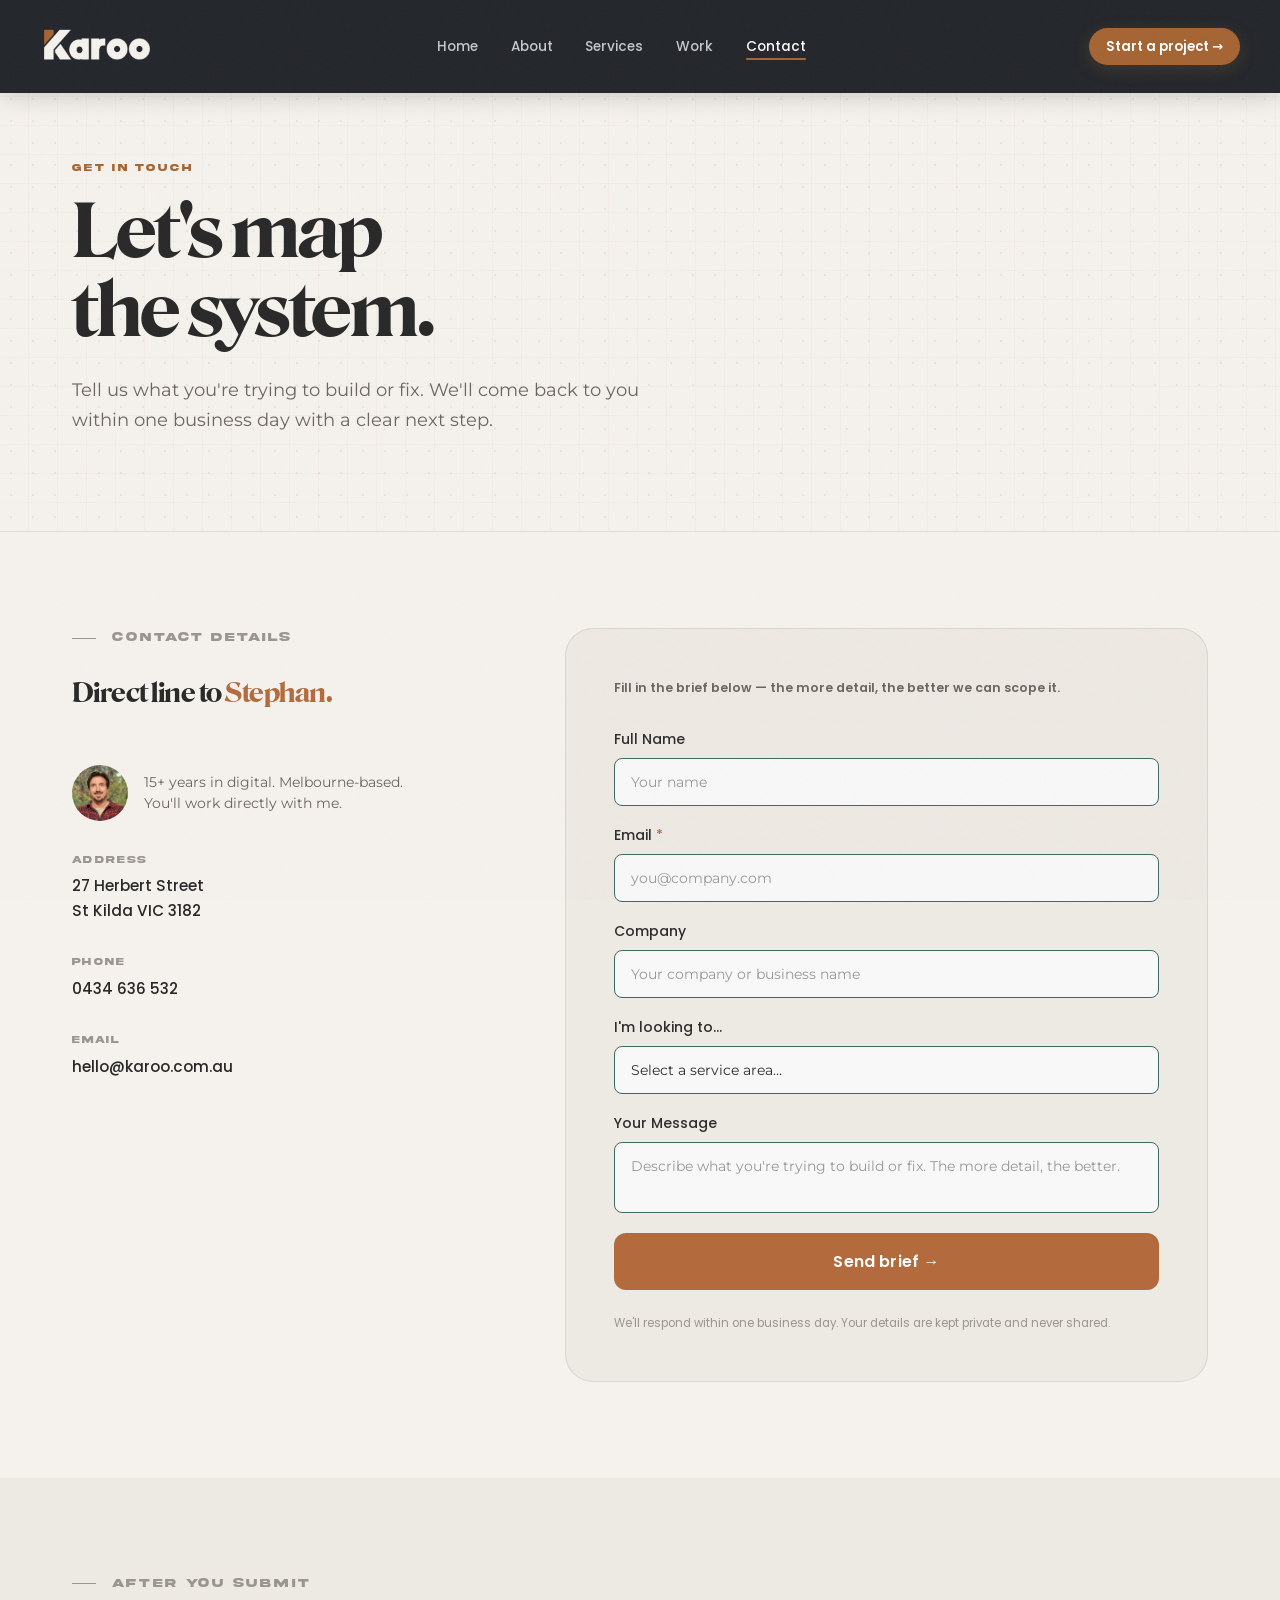
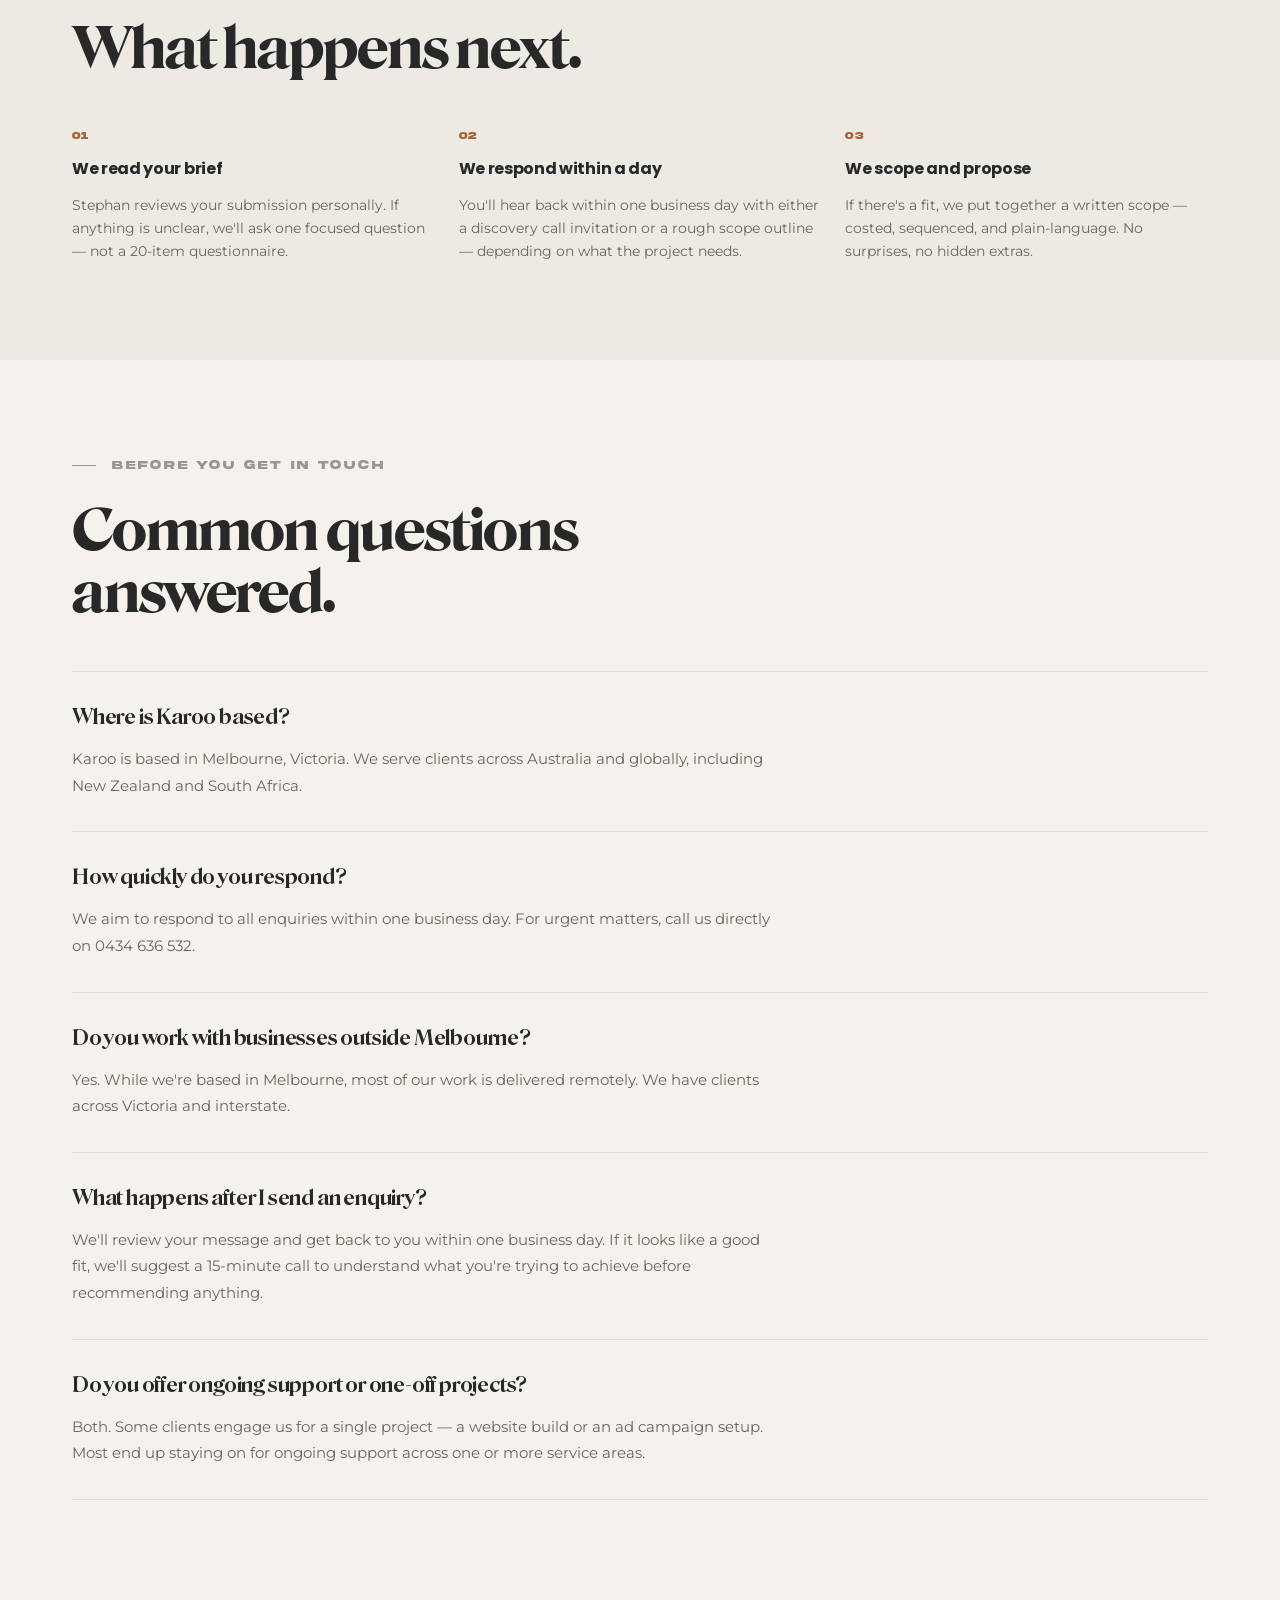
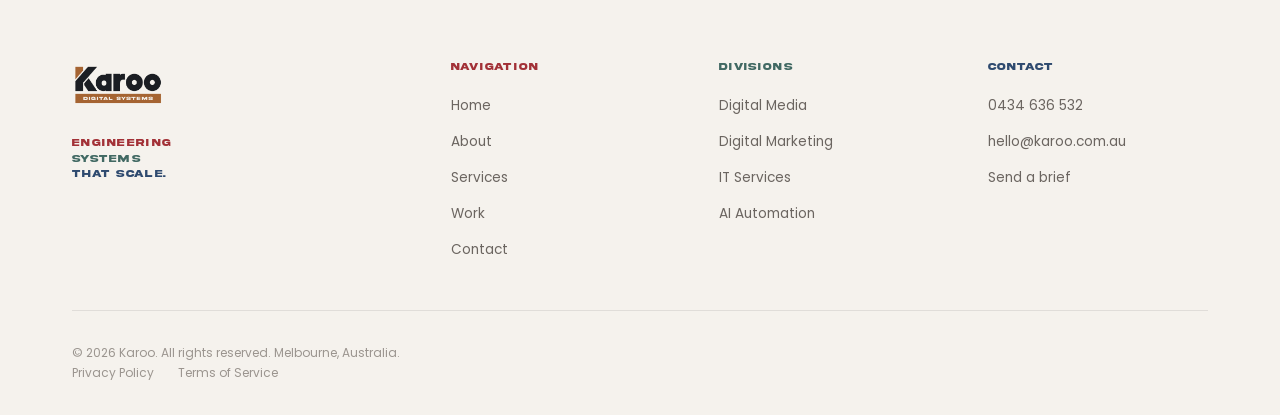
<file: contact.html>
<!DOCTYPE html>
<html lang="en">
<head>
  <meta charset="UTF-8">
  <meta name="viewport" content="width=device-width, initial-scale=1.0">
  <meta name="robots" content="index, follow">
  <meta name="theme-color" content="#A56432">
  <title>Contact Karoo Media | Book a Strategy Call — Melbourne</title>
  <meta name="description" content="Ready to get more leads, build a better website, or automate part of your business? Get in touch with Karoo Media — Melbourne digital agency. We'll tell you if we can help.">
  <link rel="canonical" href="https://karoo.com.au/contact">

  <!-- Open Graph -->
  <meta property="og:title" content="Contact Karoo Media | Book a Call">
  <meta property="og:description" content="Tell us what you need. We'll tell you if we can help. Melbourne digital agency covering marketing, web, IT, and AI automation.">
  <meta property="og:image" content="https://karoo.com.au/images/og/karoo-og-contact.jpg">
  <meta property="og:url" content="https://karoo.com.au/contact">
  <meta property="og:type" content="website">
  <meta property="og:site_name" content="Karoo Media">

  <!-- Twitter Card -->
  <meta name="twitter:card" content="summary_large_image">
  <meta name="twitter:title" content="Contact Karoo Media | Book a Call">
  <meta name="twitter:description" content="Tell us what you need. We'll tell you if we can help.">
  <meta name="twitter:image" content="https://karoo.com.au/images/og/karoo-og-contact.jpg">

  <link rel="preconnect" href="https://fonts.googleapis.com">
  <link rel="preconnect" href="https://fonts.gstatic.com" crossorigin>
  <link href="https://fonts.googleapis.com/css2?family=Montserrat:ital,wght@0,300;0,400;0,500;0,600;0,700;1,400&family=Poppins:wght@400;500;600;700&display=swap" rel="stylesheet">

  <link rel="preload" href="fonts/RoslindaleVariable-VF[Display]-Testing.ttf" as="font" type="font/ttf" crossorigin>

  <!-- Favicon -->
  <link rel="apple-touch-icon" sizes="180x180" href="/apple-touch-icon.png">
  <link rel="icon" type="image/png" sizes="32x32" href="/favicon-32x32.png">
  <link rel="icon" type="image/png" sizes="16x16" href="/favicon-16x16.png">
  <link rel="manifest" href="/site.webmanifest">

  <link rel="stylesheet" href="css/global.css">
  <link rel="stylesheet" href="css/components.css">

  <!-- GA4: paste your <script> tag here -->

<!-- Google tag (gtag.js) -->
<script async src="https://www.googletagmanager.com/gtag/js?id=G-V2R2YN0DMT"></script>
<script>
  window.dataLayer = window.dataLayer || [];
  function gtag(){dataLayer.push(arguments);}
  gtag('js', new Date());

  gtag('config', 'G-V2R2YN0DMT');
</script>
</head>
<body>

<!-- ── Navbar ─────────────────────────────────────────────── -->
<nav class="navbar" id="navbar" aria-label="Main navigation">
  <div class="navbar__inner">
    <a href="/" class="navbar__logo" aria-label="Karoo home">
      <img src="images/logos/Karoo-LIGHT.png" alt="Karoo" height="34" style="width:auto;">
    </a>
    <ul class="navbar__links" role="list">
      <li><a href="/">Home</a></li>
      <li><a href="/about">About</a></li>
      <li><a href="/services">Services</a></li>
      <li><a href="/work">Work</a></li>
      <li><a href="/contact" class="active">Contact</a></li>
    </ul>
    <a href="/contact" class="btn btn--primary navbar__cta btn--magnetic">Start a project →</a>
    <button class="navbar__toggle" aria-label="Toggle navigation" aria-expanded="false">
      <span></span><span></span><span></span>
    </button>
  </div>
  <nav class="navbar__mobile-menu" aria-label="Mobile navigation">
    <a href="/">Home</a>
    <a href="/about">About</a>
    <a href="/services">Services</a>
    <a href="/work">Work</a>
    <a href="/contact">Contact</a>
  </nav>
</nav>

<!-- ── Page Hero ──────────────────────────────────────────── -->
<header class="page-hero">
  <div class="page-hero__bar" aria-hidden="true"></div>
  <div class="container page-hero__inner">
    <p class="page-hero__eyebrow">Get in touch</p>
    <h1 class="page-hero__heading">Let's map<br>the system.</h1>
    <p class="page-hero__sub">
      Tell us what you're trying to build or fix. We'll come back
      to you within one business day with a clear next step.
    </p>
  </div>
</header>

<!-- ── Contact Form + Details ────────────────────────────── -->
<section class="contact-page-body" aria-labelledby="contact-form-heading">
  <div class="container">
    <div class="contact-page-grid">

      <!-- Contact details -->
      <div class="contact-details reveal">
        <p class="section-label">Contact details</p>
        <h2 class="reveal" id="contact-form-heading" style="font-size:1.6rem; margin-top:calc(-1 * var(--s3)); margin-bottom:var(--s3);">Direct line to <span style="color:#b36b3d;">Stephan.</span></h2>

        <div class="contact-bio reveal" style="display:flex; align-items:center; gap:16px; margin-bottom:0;">
          <img src="images/StephanAlberts.jpg" alt="Stephan Alberts, Founder of Karoo"
               style="width:56px; height:56px; border-radius:50%; object-fit:cover; flex-shrink:0;">
          <p style="font-family:var(--font-body); font-size:0.85rem; color:var(--text-muted); line-height:1.5; margin:0;">
            15+ years in digital. Melbourne-based.<br>You'll work directly with me.
          </p>
        </div>

        <div class="contact-detail-item">
          <span class="contact-detail-label">Address</span>
          <span class="contact-detail-value">27 Herbert Street<br>St Kilda VIC 3182</span>
        </div>

        <div class="contact-detail-item">
          <span class="contact-detail-label">Phone</span>
          <span class="contact-detail-value">
            <a href="tel:0434636532">0434 636 532</a>
          </span>
        </div>

        <div class="contact-detail-item">
          <span class="contact-detail-label">Email</span>
          <span class="contact-detail-value">
            <a href="mailto:hello@karoo.com.au">hello@karoo.com.au</a>
          </span>
        </div>

        <div class="map-embed">
          <iframe
            src="https://maps.google.com/maps?q=-37.87222455250452,144.98322866841335&z=11&output=embed"
            width="100%"
            style="border:0; border-radius:18px; height:100%; min-height:220px; display:block;"
            allowfullscreen=""
            loading="lazy"
            referrerpolicy="no-referrer-when-downgrade"
            title="Karoo office location — St Kilda, Melbourne"
            aria-label="Google Map showing Karoo office in St Kilda Melbourne">
          </iframe>
        </div>
      </div>

      <!-- Contact form -->
      <div class="contact-light-form reveal reveal--delay-1">
        <p style="font-family:var(--font-ui); font-size:0.78rem; font-weight:600; color:var(--text-muted); margin-bottom:var(--s4);">
          Fill in the brief below — the more detail, the better we can scope it.
        </p>

        <!-- ActiveCampaign form #113 (contact page) — default AC styles first, then our overrides -->
        <style>
        #_form_113_{font-size:14px;line-height:1.6;font-family:arial, helvetica, sans-serif;margin:0;box-shadow:none}._form_hide{display:none;visibility:hidden}._form_show{display:block;visibility:visible}#_form_113_._form-top{top:0}#_form_113_._form-bottom{bottom:0}#_form_113_._form-left{left:0}#_form_113_._form-right{right:0}#_form_113_ input[type="text"],#_form_113_ input[type="tel"],#_form_113_ input[type="date"],#_form_113_ textarea{padding:8px;height:auto;border:#979797 1px solid;border-radius:4px;color:#000 !important;font-size:14px;-webkit-box-sizing:border-box;-moz-box-sizing:border-box;box-sizing:border-box}#_form_113_ textarea{resize:none}#_form_113_ input::placeholder{color:#142341}#_form_113_ ._submit{cursor:pointer;font-family:arial, sans-serif;font-size:14px;text-align:center;background:#004cff !important;border:0 !important;-moz-border-radius:4px !important;-webkit-border-radius:4px !important;border-radius:4px !important;color:#ffffff !important;padding:10px !important}#_form_113_ ._submit:disabled{cursor:not-allowed;opacity:0.4}#_form_113_ ._submit.processing{position:relative}#_form_113_ ._submit.processing::before{content:"";width:1em;height:1em;position:absolute;z-index:1;top:50%;left:50%;border:double 3px transparent;border-radius:50%;background-image:linear-gradient(#004cff, #004cff), conic-gradient(#004cff, #ffffff);background-origin:border-box;background-clip:content-box, border-box;animation:1200ms ease 0s infinite normal none running _spin}#_form_113_ ._submit.processing::after{content:"";position:absolute;top:0;bottom:0;left:0;right:0}@keyframes _spin{0%{transform:translate(-50%, -50%) rotate(90deg)}100%{transform:translate(-50%, -50%) rotate(450deg)}}#_form_113_ ._close-icon{cursor:pointer;background-image:url("https://d226aj4ao1t61q.cloudfront.net/esfkyjh1u_forms-close-dark.png");background-repeat:no-repeat;background-size:14.2px 14.2px;position:absolute;display:block;top:11px;right:9px;overflow:hidden;width:16.2px;height:16.2px}#_form_113_ ._close-icon:before{position:relative}#_form_113_ ._form-body{font-family:sans-serif;font-size:14px;font-weight:400;color:black;margin-bottom:30px}#_form_113_ ._form-image-left{width:150px;float:left}#_form_113_ ._form-content-right{margin-left:164px}#_form_113_ ._form-branding{color:#fff;font-size:10px;clear:both;text-align:left;margin-top:30px;font-weight:100}#_form_113_ ._form-branding ._logo{display:block;width:130px;height:14px;margin-top:6px;background-image:url("https://d226aj4ao1t61q.cloudfront.net/hh9ujqgv5_aclogo_li.png");background-size:130px auto;background-repeat:no-repeat}#_form_113_ .form-sr-only{position:absolute;width:1px;height:1px;padding:0;margin:-1px;overflow:hidden;clip:rect(0, 0, 0, 0);border:0}#_form_113_ ._form-label,#_form_113_ ._form_element ._form-label{font-weight:bold;margin-bottom:5px;display:block}#_form_113_._dark ._form-branding{color:#333}#_form_113_._dark ._form-branding ._logo{background-image:url("https://d226aj4ao1t61q.cloudfront.net/jftq2c8s_aclogo_dk.png")}#_form_113_ ._form_element{position:relative;margin-bottom:10px;max-width:100%}#_form_113_ ._form_element *{font-size:14px}#_form_113_ ._form_element._clear{clear:both;width:100%;float:none}#_form_113_ ._form_element._clear:after{clear:left}#_form_113_ ._form_element :is(textarea, select, input[type="text"], input[type="date"], input[type="phone"], input[type="email"]),#_form_113_ ._form-element :is(textarea, select, input[type="text"], input[type="date"], input[type="phone"], input[type="email"]){background:white;color:#142341 !important;border-top:1px solid #cccccc;border-left:1px solid #cccccc;border-right:1px solid #cccccc;border-bottom:1px solid #cccccc;border-radius:0px}#_form_113_ ._form_element input[type="text"],#_form_113_ ._form_element input[type="date"],#_form_113_ ._form_element select,#_form_113_ ._form_element textarea:not(.g-recaptcha-response){display:block;width:100%;-webkit-box-sizing:border-box;-moz-box-sizing:border-box;box-sizing:border-box;font-family:inherit}#_form_113_ ._field-wrapper{position:relative}#_form_113_ ._inline-style{float:left}#_form_113_ ._inline-style input[type="text"]{width:150px}#_form_113_ ._inline-style:not(._clear){margin-right:20px}#_form_113_ ._form_element img._form-image{max-width:100%}#_form_113_ ._form_element ._form-fieldset{border:0;padding:0.01em 0 0 0;margin:0;min-width:0}#_form_113_ ._clear-element{clear:left}#_form_113_ ._full_width{width:100%}#_form_113_ ._form_full_field{display:block;width:100%;margin-bottom:10px}#_form_113_ input[type="text"]._has_error,#_form_113_ textarea._has_error{border:#F37C7B 1px solid}#_form_113_ input[type="checkbox"]._has_error{outline:#F37C7B 1px solid}#_form_113_ ._show_be_error{float:left}#_form_113_ ._error{display:block;position:absolute;font-size:14px;z-index:10000001}#_form_113_ ._error._above{padding-bottom:4px;bottom:39px;right:0}#_form_113_ ._error._below{padding-top:8px;top:100%;right:0}#_form_113_ ._error._above ._error-arrow{bottom:-4px;right:15px;border-left:8px solid transparent;border-right:8px solid transparent;border-top:8px solid #FFDDDD}#_form_113_ ._error._below ._error-arrow{top:0;right:15px;border-left:8px solid transparent;border-right:8px solid transparent;border-bottom:8px solid #FFDDDD}#_form_113_ ._error-inner{padding:12px 12px 12px 36px;background-color:#FFDDDD;background-image:url("data:image/svg+xml,%3Csvg width='16' height='16' viewBox='0 0 16 16' fill='none' xmlns='http://www.w3.org/2000/svg'%3E%3Cpath fill-rule='evenodd' clip-rule='evenodd' d='M16 8C16 12.4183 12.4183 16 8 16C3.58172 16 0 12.4183 0 8C0 3.58172 3.58172 0 8 0C12.4183 0 16 3.58172 16 8ZM9 3V9H7V3H9ZM9 13V11H7V13H9Z' fill='%23CA0000'/%3E%3C/svg%3E");background-repeat:no-repeat;background-position:12px center;font-size:14px;font-family:arial, sans-serif;font-weight:600;line-height:16px;color:#000;text-align:center;text-decoration:none;-webkit-border-radius:4px;-moz-border-radius:4px;border-radius:4px;box-shadow:0 1px 4px rgba(31, 33, 41, 0.298295)}@media only screen and (max-width:319px){#_form_113_ ._error-inner{padding:7px 7px 7px 25px;font-size:12px;line-height:12px;background-position:4px center;max-width:100px;white-space:nowrap;overflow:hidden;text-overflow:ellipsis}}#_form_113_ ._error-inner._form_error{margin-bottom:5px;text-align:left}#_form_113_ ._button-wrapper ._error-inner._form_error{position:static}#_form_113_ ._error-inner._no_arrow{margin-bottom:10px}#_form_113_ ._error-arrow{position:absolute;width:0;height:0}#_form_113_ ._error-html{margin-bottom:10px}.pika-single{z-index:10000001 !important}#_form_113_ input[type="text"].datetime_date{width:69%;display:inline}#_form_113_ select.datetime_time{width:29%;display:inline;height:32px}#_form_113_ input[type="date"].datetime_date{width:69%;display:inline-flex}#_form_113_ input[type="time"].datetime_time{width:29%;display:inline-flex}#_form_113_ ._form-title,#_form_113_ ._html-code :is(h1, h2, h3, h4, h5, h6){font-family:sans-serif;font-size:24px;font-weight:400;color:black}@media (min-width:320px) and (max-width:667px){::-webkit-scrollbar{display:none}#_form_113_{margin:0;width:100%;min-width:100%;max-width:100%;box-sizing:border-box}#_form_113_ *{-webkit-box-sizing:border-box;-moz-box-sizing:border-box;box-sizing:border-box;font-size:1em}#_form_113_ ._form-content{margin:0;width:100%}#_form_113_ ._form-inner{display:block;min-width:100%}#_form_113_ ._form-title,#_form_113_ ._inline-style{margin-top:0;margin-right:0;margin-left:0}#_form_113_ ._form-title{font-size:1.2em}#_form_113_ ._form_element{margin:0 0 20px;padding:0;width:100%}#_form_113_ ._form-element,#_form_113_ ._inline-style,#_form_113_ input[type="text"],#_form_113_ label,#_form_113_ p,#_form_113_ textarea:not(.g-recaptcha-response){float:none;display:block;width:100%}#_form_113_ ._row._checkbox-radio label{display:inline}#_form_113_ ._row,#_form_113_ p,#_form_113_ label{margin-bottom:0.7em;width:100%}#_form_113_ ._row input[type="checkbox"],#_form_113_ ._row input[type="radio"]{margin:0 !important;vertical-align:middle !important}#_form_113_ ._row input[type="checkbox"]+span label{display:inline}#_form_113_ ._row span label{margin:0 !important;width:initial !important;vertical-align:middle !important}#_form_113_ ._form-image{max-width:100%;height:auto !important}#_form_113_ input[type="text"]{padding-left:10px;padding-right:10px;font-size:16px;line-height:1.3em}#_form_113_ input[type="radio"],#_form_113_ input[type="checkbox"]{display:inline-block;width:1.3em;height:1.3em;font-size:1em;margin:0 0.3em 0 0;vertical-align:baseline}#_form_113_ button[type="submit"]{padding:20px;font-size:1.5em}#_form_113_ ._inline-style{margin:20px 0 0 !important}#_form_113_ ._inline-style input[type="text"]{width:100%}}#_form_113_ .sms_consent_checkbox{position:relative;width:100%;display:flex;align-items:flex-start;padding:20px 0}#_form_113_ .sms_consent_checkbox input[type="checkbox"]{float:left;margin:5px 10px 10px 0}#_form_113_ .sms_consent_checkbox .sms_consent_message{display:inline;float:left;text-align:left;margin-bottom:10px;font-size:14px;color:#7D8799}#_form_113_ .sms_consent_checkbox .sms_consent_message.sms_consent_mini{width:90%}#_form_113_ .sms_consent_checkbox ._error._above{right:auto;bottom:0}#_form_113_ .sms_consent_checkbox ._error._above ._error-arrow{right:auto;left:5px}@media (min-width:320px) and (max-width:667px){#_form_113_ .sms_consent_checkbox ._error._above{top:-30px;left:0;bottom:auto}}#_form_113_ .field-required{color:#FF0000}#_form_113_{position:relative;text-align:left;margin:25px auto 0;padding-top:20px;padding-right:20px;padding-bottom:20px;padding-left:20px;-webkit-box-sizing:border-box;-moz-box-sizing:border-box;box-sizing:border-box;background:white !important;border-top:0px solid #b0b0b0 !important;border-right:0px solid #b0b0b0 !important;border-bottom:0px solid #b0b0b0 !important;border-left:0px solid #b0b0b0 !important;max-width:500px;-moz-border-radius:0px !important;-webkit-border-radius:0px !important;border-radius:0px !important;color:#000000}#_form_113_ ._show_be_error{min-width:100%}#_form_113_._inline-form,#_form_113_._inline-form ._form-content{font-family:sans-serif;font-size:14px;font-weight:400}#_form_113_._inline-form ._row span:not(.field-required),#_form_113_._inline-form ._row label{font-family:sans-serif;font-size:14px;font-weight:400;line-height:1.6em;color:black}#_form_113__inlineform input[type="text"],#_form_113__inlineform input[type="date"],#_form_113__inlineform input[type="tel"],#_form_113__inlineform select,#_form_113__inlineform textarea:not(.g-recaptcha-response){font-family:sans-serif;font-size:14px;font-weight:400;font-color:#000000;line-height:1.6em}#_form_113_._inline-form ._html-code,#_form_113_._inline-form .sms_consent_message,#_form_113_._inline-form ._form-thank-you{font-family:sans-serif;font-size:14px;font-weight:400;color:black}#_form_113_._inline-form ._form-label,#_form_113_._inline-form ._form-emailidentifier,#_form_113_._inline-form ._form-checkbox-option-label{font-family:sans-serif;font-size:14px;font-weight:700;line-height:1.6em;color:black}#_form_113_._inline-form ._submit{margin-top:12px;font-family:sans-serif;font-size:14px;font-weight:400}#_form_113_._inline-form ._html-code h1,#_form_113_._inline-form ._html-code h2,#_form_113_._inline-form ._html-code h3,#_form_113_._inline-form ._html-code h4,#_form_113_._inline-form ._html-code h5,#_form_113_._inline-form ._html-code h6,#_form_113_._inline-form ._form-title{margin-bottom:0;display:block}#_form_113_._inline-form ._form-branding{font-family:"IBM Plex Sans", Helvetica, sans-serif;font-size:13px;font-weight:100;font-style:normal;text-decoration:none}#_form_113_:before,#_form_113_:after{content:" ";display:table}#_form_113_:after{clear:both}#_form_113_._inline-style{width:auto;display:inline-block}#_form_113_._inline-style input[type="text"],#_form_113_._inline-style input[type="date"]{padding:10px 12px}#_form_113_._inline-style button._inline-style{position:relative;top:27px}#_form_113_._inline-style p{margin:0}#_form_113_._inline-style ._button-wrapper{position:relative;margin:16px 12.5px 0 20px}#_form_113_._inline-style ._button-wrapper:not(._clear){margin-left:0}#_form_113_ ._form-thank-you{position:relative;left:0;right:0;text-align:center;font-size:18px}#_form_113_ ._form-pc-confirmation ._submit{margin-top:16px}@media (min-width:320px) and (max-width:667px){#_form_113_._inline-form._inline-style ._inline-style._button-wrapper{margin-top:20px !important;margin-left:0 !important}}#_form_113_ .iti{width:100%}#_form_113_ .iti.iti--allow-dropdown.iti--separate-dial-code{width:100%}#_form_113_ .iti input{width:100%;border:#979797 1px solid;border-radius:4px}#_form_113_ .iti--separate-dial-code .iti__selected-flag{background-color:#FFFFFF;border-radius:4px}#_form_113_ .iti--separate-dial-code .iti__selected-flag:hover{background-color:rgba(0, 0, 0, 0.05)}#_form_113_ .iti__country-list{border-radius:4px;margin-top:4px;min-width:460px}#_form_113_ .iti__country-list--dropup{margin-bottom:4px}#_form_113_ .phone-error-hidden{display:none}#_form_113_ .phone-error{color:#E40E49}#_form_113_ .phone-input-error{border:1px solid #E40E49 !important}#_form_113_._inline-form ._form-content ._form-list-subscriptions-field fieldset{margin:0;margin-bottom:1.1428571429em;border:none;padding:0}#_form_113_._inline-form ._form-content ._form-list-subscriptions-field fieldset:last-child{margin-bottom:0}#_form_113_._inline-form ._form-content ._form-list-subscriptions-field legend{margin-bottom:1.1428571429em}#_form_113_._inline-form ._form-content ._form-list-subscriptions-field label{display:flex;align-items:flex-start;justify-content:flex-start;margin-bottom:0.8571428571em}#_form_113_._inline-form ._form-content ._form-list-subscriptions-field label:last-child{margin-bottom:0}#_form_113_._inline-form ._form-content ._form-list-subscriptions-field input{margin:0;margin-right:8px}#_form_113_._inline-form ._form-content ._form-list-subscriptions-field ._form-checkbox-option-label{display:block;font-weight:400;margin-top:-4px}#_form_113_._inline-form ._form-content ._form-list-subscriptions-field ._form-checkbox-option-label-with-description{display:block;font-weight:700;margin-top:-4px}#_form_113_._inline-form ._form-content ._form-list-subscriptions-field ._form-checkbox-option-description{margin:0;font-size:0.8571428571em}#_form_113_._inline-form ._form-content ._form-list-subscriptions-field ._form-subscriptions-unsubscribe-all-description{line-height:normal;margin-top:-2px}
        </style>

        <!-- ═══════════════════════════════════════════════════
             Karoo design system overrides for AC form #111
             Wrapper context: .contact-light-form
               bg-raised = #EDE9E3 (light parchment) in light mode
             So inputs are light-on-light — use #F8F8F8 fields,
             #2D2D2D text, and keep the IT-Green border + clay CTA.
             ═══════════════════════════════════════════════════ -->
        <style>
          /* ── 1. Strip AC's own card shell ─────────────────── */
          #_form_113_ {
            background: transparent !important;
            border: none !important;
            border-radius: 0 !important;
            padding: 0 !important;
            margin: 0 !important;
            max-width: 100% !important;
            font-family: 'Poppins', sans-serif !important;
            color: #2D2D2D !important;
            box-shadow: none !important;
          }

          /* ── 2. Hide AC title, description & branding ─────── */
          #_form_113_ ._form_element._field_header,
          #_form_113_ ._form_element._field_html,
          #_form_113_ ._form-branding {
            display: none !important;
          }

          /* ── 3. Labels ─────────────────────────────────────── */
          #_form_113_ ._form-label,
          #_form_113_ ._form_element ._form-label,
          #_form_113_._inline-form ._form-label,
          #_form_113_._inline-form ._form-emailidentifier,
          #_form_113_._inline-form ._row label {
            font-family: 'Poppins', sans-serif !important;
            font-size: 14px !important;
            font-weight: 500 !important;
            color: #2D2D2D !important;
            margin-bottom: 8px !important;
            line-height: 1.4 !important;
          }

          /* ── 4. Text inputs & textarea ─────────────────────── */
          #_form_113_ input[type="text"],
          #_form_113_ input[type="tel"],
          #_form_113_ input[type="date"],
          #_form_113_ textarea {
            background: #F8F8F8 !important;
            border: 1px solid #416963 !important;
            border-radius: 8px !important;
            color: #2D2D2D !important;
            font-family: 'Montserrat', sans-serif !important;
            font-size: 14px !important;
            padding: 12px 16px !important;
            width: 100% !important;
            box-sizing: border-box !important;
            height: auto !important;
          }

          /* ── 5. Select — override AC's four individual borders */
          #_form_113_ select,
          #_form_113_ ._form_element select {
            background-color: #F8F8F8 !important;
            border-top: 1px solid #416963 !important;
            border-left: 1px solid #416963 !important;
            border-right: 1px solid #416963 !important;
            border-bottom: 1px solid #416963 !important;
            border-radius: 8px !important;
            color: #2D2D2D !important;
            font-family: 'Montserrat', sans-serif !important;
            font-size: 14px !important;
            padding: 12px 40px 12px 16px !important;
            width: 100% !important;
            box-sizing: border-box !important;
            appearance: none !important;
            -webkit-appearance: none !important;
            /* dark chevron for light bg */
            background-image: url("data:image/svg+xml,%3Csvg xmlns='http://www.w3.org/2000/svg' width='12' height='8' viewBox='0 0 12 8'%3E%3Cpath d='M1 1l5 5 5-5' stroke='%232D2D2D' stroke-width='1.5' fill='none' stroke-linecap='round'/%3E%3C/svg%3E") !important;
            background-repeat: no-repeat !important;
            background-position: right 16px center !important;
            background-size: 12px !important;
          }

          /* ── 6. AC's :is() combined rule — win with same layer */
          #_form_113_ ._form_element :is(textarea, select, input[type="text"], input[type="date"], input[type="phone"], input[type="email"]),
          #_form_113_ ._form-element :is(textarea, select, input[type="text"], input[type="date"], input[type="phone"], input[type="email"]) {
            background: #F8F8F8 !important;
            border-top: 1px solid #416963 !important;
            border-left: 1px solid #416963 !important;
            border-right: 1px solid #416963 !important;
            border-bottom: 1px solid #416963 !important;
            border-radius: 8px !important;
            color: #2D2D2D !important;
          }

          /* ── 7. Focus state (AI Blue glow) ─────────────────── */
          #_form_113_ input[type="text"]:focus,
          #_form_113_ input[type="tel"]:focus,
          #_form_113_ input[type="date"]:focus,
          #_form_113_ textarea:focus,
          #_form_113_ select:focus {
            border-color: #2E4A6F !important;
            box-shadow: 0 0 0 3px rgba(46, 74, 111, 0.15) !important;
            outline: none !important;
          }

          /* ── 8. Placeholder text ───────────────────────────── */
          #_form_113_ input[type="text"]::placeholder,
          #_form_113_ textarea::placeholder {
            color: #999999 !important;
            opacity: 1 !important;
          }

          /* ── 9. Select options ─────────────────────────────── */
          #_form_113_ select option {
            background: #ffffff !important;
            color: #2D2D2D !important;
          }

          /* ── 10. Field spacing ─────────────────────────────── */
          #_form_113_ ._form_element {
            margin-bottom: 20px !important;
          }

          /* ── 11. Required asterisk ─────────────────────────── */
          #_form_113_ .field-required {
            color: #b36b3d !important;
          }

          /* ── 12. Submit button (Earth/Clay) ────────────────── */
          #_form_113_ ._submit {
            background: #b36b3d !important;
            color: #ffffff !important;
            font-family: 'Poppins', sans-serif !important;
            font-size: 16px !important;
            font-weight: 600 !important;
            padding: 16px 32px !important;
            border-radius: 12px !important;
            border: none !important;
            cursor: pointer !important;
            width: 100% !important;
            display: block !important;
            text-align: center !important;
            transition: background 0.2s ease, transform 0.18s ease !important;
            margin-top: 8px !important;
            letter-spacing: 0.01em !important;
          }

          #_form_113_ ._submit:hover:not(:disabled) {
            background: #9a5a31 !important;
            transform: translateY(-2px) !important;
          }

          #_form_113_ ._submit:disabled,
          #_form_113_ ._submit.processing {
            opacity: 0.5 !important;
            cursor: not-allowed !important;
            transform: none !important;
          }

          /* ── 13. Success / thank-you state ─────────────────── */
          #_form_113_ ._form-thank-you {
            color: #1B1E23 !important;
            font-family: 'Poppins', sans-serif !important;
            font-size: 18px !important;
            text-align: center !important;
            padding: 48px 0 !important;
            line-height: 1.7 !important;
          }

          /* ── 14. Inline error messages ─────────────────────── */
          #_form_113_ ._error-inner {
            font-family: 'Poppins', sans-serif !important;
            font-size: 12px !important;
          }

          #_form_113_ input[type="text"]._has_error,
          #_form_113_ textarea._has_error,
          #_form_113_ select._has_error {
            border: 1px solid #c0392b !important;
            background: #fdf3f2 !important;
          }

          /* ── 15. Prevent iOS auto-zoom on focus ────────────── */
          @media (max-width: 480px) {
            #_form_113_ input[type="text"],
            #_form_113_ textarea,
            #_form_113_ select {
              font-size: 16px !important;
            }
          }
        </style>

        <form method="POST" action="https://karoomedia.activehosted.com/proc.php" id="_form_113_" class="_form _form_113 _inline-form _dark" novalidate data-styles-version="5">
          <input type="hidden" name="u" value="6A166C1006BB0" />
          <input type="hidden" name="f" value="113" />
          <input type="hidden" name="s" />
          <input type="hidden" name="c" value="0" />
          <input type="hidden" name="m" value="0" />
          <input type="hidden" name="act" value="sub" />
          <input type="hidden" name="v" value="2" />
          <input type="hidden" name="or" value="870122cb-9dec-4fb1-ae4d-f2d0c1308e08" />
          <div class="_form-content">
            <div class="_form_element _field_header _full_width _clear">
              <h2 class="_form-title">Subscribe for Email Updates</h2>
            </div>
            <div class="_form_element _field_html _full_width _clear">
              <div class="_html-code">
                <p>Add a descriptive message telling what your visitor is signing up for here.</p>
              </div>
            </div>
            <div class="_form_element _field_name _full_width">
              <label for="fullname" class="_form-label">Full Name</label>
              <div class="_field-wrapper">
                <input type="text" id="fullname" name="fullname" placeholder="Your name" />
              </div>
            </div>
            <div class="_form_element _field_email _full_width">
              <label for="email" class="_form-label">Email<span class="field-required"> *</span></label>
              <div class="_field-wrapper">
                <input type="text" id="email" name="email" placeholder="you@company.com" required />
              </div>
            </div>
            <div class="_form_element _x32029382 _full_width">
              <label for="field[1]" class="_form-label">Company</label>
              <div class="_field-wrapper">
                <input type="text" id="field[1]" name="field[1]" value="" placeholder="Your company or business name" />
              </div>
            </div>
            <div class="_form_element _x33671806 _full_width">
              <label for="field[68]" class="_form-label">I'm looking to…</label>
              <div class="_field-wrapper">
                <select name="field[68]" id="field[68]">
                  <option value="" selected>Select a service area…</option>
                  <option value="...scale our ads &amp; accelerate growth">…scale our ads &amp; accelerate growth</option>
                  <option value="...build custom AI workflows &amp; automation">…build custom AI workflows &amp; automation</option>
                  <option value="...upgrade our cloud hosting &amp; IT systems">…upgrade our cloud hosting &amp; IT systems</option>
                  <option value="...elevate our website, branding &amp; content media">…elevate our website, branding &amp; content media</option>
                  <option value="...a combination of these">…a combination of these</option>
                </select>
              </div>
            </div>
            <div class="_form_element _x67374132 _full_width">
              <label for="field[4]" class="_form-label">Your Message</label>
              <div class="_field-wrapper">
                <textarea id="field[4]" name="field[4]" placeholder="Describe what you're trying to build or fix. The more detail, the better."></textarea>
              </div>
            </div>
            <div class="_button-wrapper _full_width">
              <button id="_form_113_submit" class="_submit" type="submit">Send brief →</button>
            </div>
            <div class="_clear-element"></div>
          </div>
          <div class="_form-thank-you" style="display:none;"></div>
        </form>

        <script>
        /* UPDATE: replace cfields below with the mapping from your actual #113 embed code */
        window.cfields = {"1":"company","68":"im_looking_to","4":"your_message"};
        window._show_thank_you = function(id, message, trackcmp_url, email) {
            var form = document.getElementById('_form_' + id + '_'), thank_you = form.querySelector('._form-thank-you');
            form.querySelector('._form-content').style.display = 'none';
            thank_you.innerHTML = message;
            thank_you.style.display = 'block';
            const vgoAlias = typeof visitorGlobalObjectAlias === 'undefined' ? 'vgo' : visitorGlobalObjectAlias;
            var visitorObject = window[vgoAlias];
            if (email && typeof visitorObject !== 'undefined') {
                visitorObject('setEmail', email);
                visitorObject('update');
            } else if (typeof(trackcmp_url) != 'undefined' && trackcmp_url) {
                _load_script(trackcmp_url);
            }
            if (typeof window._form_callback !== 'undefined') window._form_callback(id);
            thank_you.setAttribute('tabindex', '-1');
            thank_you.focus();
        };
        window._show_error = function(id, message, html) {
            var form = document.getElementById('_form_' + id + '_'),
                err = document.createElement('div'),
                button = form.querySelector('button[type="submit"]'),
                old_error = form.querySelector('._form_error');
            if (old_error) old_error.parentNode.removeChild(old_error);
            err.innerHTML = message;
            err.className = '_error-inner _form_error _no_arrow';
            var wrapper = document.createElement('div');
            wrapper.className = '_form-inner _show_be_error';
            wrapper.appendChild(err);
            button.parentNode.insertBefore(wrapper, button);
            var submitButton = form.querySelector('[id^="_form"][id$="_submit"]');
            submitButton.disabled = false;
            submitButton.classList.remove('processing');
            if (html) {
                var div = document.createElement('div');
                div.className = '_error-html';
                div.innerHTML = html;
                err.appendChild(div);
            }
        };
        window._load_script = function(url, callback, isSubmit) {
            var head = document.querySelector('head'), script = document.createElement('script'), r = false;
            var submitButton = document.querySelector('#_form_113_submit');
            script.charset = 'utf-8';
            script.src = url;
            if (callback) {
                script.onload = script.onreadystatechange = function() {
                    if (!r && (!this.readyState || this.readyState == 'complete')) {
                        r = true;
                        callback();
                    }
                };
            }
            script.onerror = function() {
                if (isSubmit) {
                    if (script.src.length > 10000) {
                        _show_error("113", "Sorry, your submission failed. Please shorten your responses and try again.");
                    } else {
                        _show_error("113", "Sorry, your submission failed. Please try again.");
                    }
                    submitButton.disabled = false;
                    submitButton.classList.remove('processing');
                }
            }
            head.appendChild(script);
        };
        (function() {
            var iti;
            if (window.location.search.search("excludeform") !== -1) return false;
            var getCookie = function(name) {
                var match = document.cookie.match(new RegExp('(^|; )' + name + '=([^;]+)'));
                return match ? match[2] : localStorage.getItem(name);
            }
            var setCookie = function(name, value) {
                var now = new Date();
                var time = now.getTime();
                var expireTime = time + 1000 * 60 * 60 * 24 * 365;
                now.setTime(expireTime);
                document.cookie = name + '=' + value + '; expires=' + now + ';path=/; Secure; SameSite=Lax;';
                localStorage.setItem(name, value);
            }
            var addEvent = function(element, event, func) {
                if (element.addEventListener) {
                    element.addEventListener(event, func);
                } else {
                    var oldFunc = element['on' + event];
                    element['on' + event] = function() {
                        oldFunc.apply(this, arguments);
                        func.apply(this, arguments);
                    };
                }
            }
            var _removed = false;
            var form_to_submit = document.getElementById('_form_113_');
            var allInputs = form_to_submit.querySelectorAll('input, select, textarea'), tooltips = [], submitted = false;

            var getUrlParam = function(name) {
                if (name.toLowerCase() !== 'email') {
                    var params = new URLSearchParams(window.location.search);
                    return params.get(name) || false;
                }
                var qString = window.location.search;
                if (!qString) { return false; }
                var parameters = qString.substr(1).split('&');
                for (var i = 0; i < parameters.length; i++) {
                    var parameter = parameters[i].split('=');
                    if (parameter[0].toLowerCase() === 'email') {
                        return parameter[1] === undefined ? true : decodeURIComponent(parameter[1]);
                    }
                }
                return false;
            };

            var acctDateFormat = "%d/%m/%Y";
            var getNormalizedDate = function(date, acctFormat) {
                var decodedDate = decodeURIComponent(date);
                if (acctFormat && acctFormat.match(/(%d|%e).*%m/gi) !== null) {
                    return decodedDate.replace(/(\d{2}).*(\d{2}).*(\d{4})/g, '$3-$2-$1');
                } else if (Date.parse(decodedDate)) {
                    var dateObj = new Date(decodedDate);
                    var year = dateObj.getFullYear();
                    var month = dateObj.getMonth() + 1;
                    var day = dateObj.getDate();
                    return `${year}-${month < 10 ? `0${month}` : month}-${day < 10 ? `0${day}` : day}`;
                }
                return false;
            };

            for (var i = 0; i < allInputs.length; i++) {
                var regexStr = "field\\[(\\d+)\\]";
                var results = new RegExp(regexStr).exec(allInputs[i].name);
                if (results != undefined) {
                    allInputs[i].dataset.name = allInputs[i].name.match(/\[time\]$/)
                        ? `${window.cfields[results[1]]}_time`
                        : window.cfields[results[1]];
                } else {
                    allInputs[i].dataset.name = allInputs[i].name;
                }
                var fieldVal = getUrlParam(allInputs[i].dataset.name);
                if (fieldVal) {
                    if (allInputs[i].dataset.autofill === "false") { continue; }
                    if (allInputs[i].type == "radio" || allInputs[i].type == "checkbox") {
                        if (allInputs[i].value == fieldVal) { allInputs[i].checked = true; }
                    } else if (allInputs[i].type == "date") {
                        allInputs[i].value = getNormalizedDate(fieldVal, acctDateFormat);
                    } else {
                        allInputs[i].value = fieldVal;
                    }
                }
            }

            var remove_tooltips = function() {
                for (var i = 0; i < tooltips.length; i++) {
                    tooltips[i].tip.parentNode.removeChild(tooltips[i].tip);
                }
                tooltips = [];
            };
            var remove_tooltip = function(elem) {
                for (var i = 0; i < tooltips.length; i++) {
                    if (tooltips[i].elem === elem) {
                        tooltips[i].tip.parentNode.removeChild(tooltips[i].tip);
                        tooltips.splice(i, 1);
                        return;
                    }
                }
            };
            var create_tooltip = function(elem, text) {
                var tooltip = document.createElement('div'),
                    arrow = document.createElement('div'),
                    inner = document.createElement('div'), new_tooltip = {};
                tooltip.id = `${elem.id}-error`;
                tooltip.setAttribute('role', 'alert')
                if (elem.type != 'radio' && (elem.type != 'checkbox' || elem.name === 'sms_consent')) {
                    tooltip.className = '_error';
                    arrow.className = '_error-arrow';
                    inner.className = '_error-inner';
                    inner.innerHTML = text;
                    tooltip.appendChild(arrow);
                    tooltip.appendChild(inner);
                    elem.parentNode.appendChild(tooltip);
                } else {
                    tooltip.className = '_error-inner _no_arrow';
                    tooltip.innerHTML = text;
                    elem.parentNode.insertBefore(tooltip, elem);
                    new_tooltip.no_arrow = true;
                }
                new_tooltip.tip = tooltip;
                new_tooltip.elem = elem;
                tooltips.push(new_tooltip);
                return new_tooltip;
            };
            var resize_tooltip = function(tooltip) {
                var rect = tooltip.elem.getBoundingClientRect();
                var doc = document.documentElement,
                    scrollPosition = rect.top - ((window.pageYOffset || doc.scrollTop) - (doc.clientTop || 0));
                if (scrollPosition < 40) {
                    tooltip.tip.className = tooltip.tip.className.replace(/ ?(_above|_below) ?/g, '') + ' _below';
                } else {
                    tooltip.tip.className = tooltip.tip.className.replace(/ ?(_above|_below) ?/g, '') + ' _above';
                }
            };
            var resize_tooltips = function() {
                if (_removed) return;
                for (var i = 0; i < tooltips.length; i++) {
                    if (!tooltips[i].no_arrow) resize_tooltip(tooltips[i]);
                }
            };
            var validate_field = function(elem, remove) {
                var tooltip = null, value = elem.value, no_error = true;
                remove ? remove_tooltip(elem) : false;
                elem.removeAttribute('aria-invalid');
                elem.removeAttribute('aria-describedby');
                if (elem.type != 'checkbox') elem.className = elem.className.replace(/ ?_has_error ?/g, '');
                if (elem.getAttribute('required') !== null) {
                    if (elem.type == 'radio' || (elem.type == 'checkbox' && /any/.test(elem.className))) {
                        var elems = form_to_submit.elements[elem.name];
                        if (!(elems instanceof NodeList || elems instanceof HTMLCollection) || elems.length <= 1) {
                            no_error = elem.checked;
                        } else {
                            no_error = false;
                            for (var i = 0; i < elems.length; i++) {
                                if (elems[i].checked) no_error = true;
                            }
                        }
                        if (!no_error) { tooltip = create_tooltip(elem, "Please select an option."); }
                    } else if (elem.type == 'checkbox') {
                        var elems = form_to_submit.elements[elem.name], found = false, err = [];
                        no_error = true;
                        for (var i = 0; i < elems.length; i++) {
                            if (elems[i].getAttribute('required') === null) continue;
                            if (!found && elems[i] !== elem) return true;
                            found = true;
                            elems[i].className = elems[i].className.replace(/ ?_has_error ?/g, '');
                            if (!elems[i].checked) {
                                no_error = false;
                                elems[i].className = elems[i].className + ' _has_error';
                                err.push("Checking %s is required".replace("%s", elems[i].value));
                            }
                        }
                        if (!no_error) { tooltip = create_tooltip(elem, err.join('<br/>')); }
                    } else if (elem.tagName == 'SELECT') {
                        var selected = true;
                        if (elem.multiple) {
                            selected = false;
                            for (var i = 0; i < elem.options.length; i++) {
                                if (elem.options[i].selected) { selected = true; break; }
                            }
                        } else {
                            for (var i = 0; i < elem.options.length; i++) {
                                if (elem.options[i].selected && (!elem.options[i].value || (elem.options[i].value.match(/\n/g)))) {
                                    selected = false;
                                }
                            }
                        }
                        if (!selected) {
                            elem.className = elem.className + ' _has_error';
                            no_error = false;
                            tooltip = create_tooltip(elem, "Please select an option.");
                        }
                    } else if (value === undefined || value === null || value === '') {
                        elem.className = elem.className + ' _has_error';
                        no_error = false;
                        tooltip = create_tooltip(elem, "This field is required.");
                    }
                }
                if (no_error && elem.name == 'email') {
                    if (!value.match(/^[\+_a-z0-9-'&=]+(\.[\+_a-z0-9-']+)*@[a-z0-9-]+(\.[a-z0-9-]+)*(\.[a-z]{2,})$/i)) {
                        elem.className = elem.className + ' _has_error';
                        no_error = false;
                        tooltip = create_tooltip(elem, "Enter a valid email address.");
                    }
                }
                tooltip ? resize_tooltip(tooltip) : false;
                if (!no_error && elem.hasAttribute('id')) {
                    elem.setAttribute('aria-invalid', 'true');
                    elem.setAttribute('aria-describedby', `${elem.id}-error`);
                }
                return no_error;
            };
            var needs_validate = function(el) {
                if (el.getAttribute('required') !== null) { return true; }
                if ((el.name === 'email' || el.id === 'phone' || el.id === 'sms_consent') && el.value !== "") { return true; }
                return false;
            };
            var validate_form = function(e) {
                var err = form_to_submit.querySelector('._form_error'), no_error = true;
                if (!submitted) {
                    submitted = true;
                    for (var i = 0, len = allInputs.length; i < len; i++) {
                        var input = allInputs[i];
                        if (needs_validate(input)) {
                            if (input.type == 'text' || input.type == 'number' || input.type == 'time' || input.type == 'tel') {
                                addEvent(input, 'blur', function() { this.value = this.value.trim(); validate_field(this, true); });
                                addEvent(input, 'input', function() { validate_field(this, true); });
                            } else if (input.type == 'radio' || input.type == 'checkbox') {
                                (function(el) {
                                    function getElementsArray(name) {
                                        const value = form_to_submit.elements[name];
                                        if (Array.isArray(value)) { return value; }
                                        return [value];
                                    }
                                    var radios = getElementsArray(el.name);
                                    for (var i = 0; i < radios.length; i++) {
                                        addEvent(radios[i], 'change', function() { validate_field(el, true); });
                                    }
                                })(input);
                            } else if (input.tagName == 'SELECT') {
                                addEvent(input, 'change', function() { validate_field(this, true); });
                            } else if (input.type == 'textarea') {
                                addEvent(input, 'input', function() { validate_field(this, true); });
                            }
                        }
                    }
                }
                remove_tooltips();
                for (var i = 0, len = allInputs.length; i < len; i++) {
                    var elem = allInputs[i];
                    if (needs_validate(elem)) {
                        if (elem.tagName.toLowerCase() !== "select") { elem.value = elem.value.trim(); }
                        validate_field(elem) ? true : no_error = false;
                    }
                }
                if (!no_error && e) { e.preventDefault(); }
                if (!no_error) {
                    const firstFocusableError = form_to_submit.querySelector('._has_error:not([disabled])');
                    if (firstFocusableError && typeof firstFocusableError.focus === 'function') {
                        firstFocusableError.focus();
                    }
                }
                resize_tooltips();
                return no_error;
            };
            addEvent(window, 'resize', resize_tooltips);
            addEvent(window, 'scroll', resize_tooltips);

            var _form_serialize = function(form){if(!form||form.nodeName!=="FORM"){return }var i,j,q=[];for(i=0;i<form.elements.length;i++){if(form.elements[i].name===""){continue}switch(form.elements[i].nodeName){case"INPUT":switch(form.elements[i].type){case"text":case"number":case"date":case"time":case"hidden":case"password":case"button":case"reset":case"submit":q.push(form.elements[i].name+"="+encodeURIComponent(form.elements[i].value));break;case"checkbox":case"radio":if(form.elements[i].checked){q.push(form.elements[i].name+"="+encodeURIComponent(form.elements[i].value))}break;case"file":break}break;case"TEXTAREA":q.push(form.elements[i].name+"="+encodeURIComponent(form.elements[i].value));break;case"SELECT":switch(form.elements[i].type){case"select-one":q.push(form.elements[i].name+"="+encodeURIComponent(form.elements[i].value));break;case"select-multiple":for(j=0;j<form.elements[i].options.length;j++){if(form.elements[i].options[j].selected){q.push(form.elements[i].name+"="+encodeURIComponent(form.elements[i].options[j].value))}}break}break;case"BUTTON":switch(form.elements[i].type){case"reset":case"submit":case"button":q.push(form.elements[i].name+"="+encodeURIComponent(form.elements[i].value));break}break}}return q.join("&")};

            const formSupportsPost = false;
            var form_submit = function(e) {
                e.preventDefault();
                if (validate_form()) {
                    var submitButton = e.target.querySelector('#_form_113_submit');
                    submitButton.disabled = true;
                    submitButton.classList.add('processing');
                    var serialized = _form_serialize(document.getElementById('_form_113_')).replace(/%0A/g, '\\n');
                    var err = form_to_submit.querySelector('._form_error');
                    err ? err.parentNode.removeChild(err) : false;
                    if (formSupportsPost) {
                        async function submitForm() {
                            var formData = new FormData();
                            const searchParams = new URLSearchParams(serialized);
                            searchParams.forEach((value, key) => {
                                if (key !== 'hideButton') { formData.append(key, value); }
                            });
                            let request = { headers: { "Accept": "application/json" }, body: formData, method: "POST" };
                            let pageUrlParams = new URLSearchParams(window.location.search);
                            if (pageUrlParams.has('t')) { request.headers.Authorization = 'Bearer ' + pageUrlParams.get('t'); }
                            const response = await fetch('https://karoomedia.activehosted.com/proc.php?jsonp=true', request);
                            return response.json();
                        }
                        submitForm().then((data) => { eval(data.js); }).catch(() => {
                            _show_error("113", "Sorry, your submission failed. Please try again.");
                        });
                    } else {
                        _load_script('https://karoomedia.activehosted.com/proc.php?' + serialized + '&jsonp=true', null, true);
                    }
                }
                return false;
            };
            addEvent(form_to_submit, 'submit', form_submit);
        })();
        </script>

        <p style="font-family:var(--font-ui); font-size:0.72rem; color:var(--text-subtle); margin-top:var(--s3); line-height:1.6;">
          We'll respond within one business day. Your details are kept private and never shared.
        </p>
      </div>

    </div>
  </div>
</section>

<!-- ── What Happens Next ──────────────────────────────────── -->
<section class="what-next" aria-labelledby="what-next-heading">
  <div class="container">
    <p class="section-label reveal" id="what-next-heading">After you submit</p>
    <h2 class="reveal reveal--delay-1">What happens next.</h2>
    <div class="what-next__steps">
      <div class="what-next__step reveal">
        <p class="what-next__num">01</p>
        <h3 class="what-next__title">We read your brief</h3>
        <p class="what-next__body">
          Stephan reviews your submission personally. If anything is unclear,
          we'll ask one focused question — not a 20-item questionnaire.
        </p>
      </div>
      <div class="what-next__step reveal reveal--delay-1">
        <p class="what-next__num">02</p>
        <h3 class="what-next__title">We respond within a day</h3>
        <p class="what-next__body">
          You'll hear back within one business day with either a discovery call
          invitation or a rough scope outline — depending on what the project needs.
        </p>
      </div>
      <div class="what-next__step reveal reveal--delay-2">
        <p class="what-next__num">03</p>
        <h3 class="what-next__title">We scope and propose</h3>
        <p class="what-next__body">
          If there's a fit, we put together a written scope — costed, sequenced,
          and plain-language. No surprises, no hidden extras.
        </p>
      </div>
    </div>
  </div>
</section>

<!-- ── FAQ ────────────────────────────────────────────────── -->
<section class="faq-section" id="faq-contact" aria-labelledby="faq-contact-heading">
  <div class="container">
    <p class="section-label reveal">Before you get in touch</p>
    <h2 class="reveal reveal--delay-1" id="faq-contact-heading">Common questions<br>answered.</h2>
    <div class="faq-list">

      <div class="faq-item reveal">
        <h3>Where is Karoo based?</h3>
        <p>Karoo is based in Melbourne, Victoria. We serve clients across Australia and globally, including New Zealand and South Africa.</p>
      </div>

      <div class="faq-item reveal">
        <h3>How quickly do you respond?</h3>
        <p>We aim to respond to all enquiries within one business day. For urgent matters, call us directly on 0434 636 532.</p>
      </div>

      <div class="faq-item reveal">
        <h3>Do you work with businesses outside Melbourne?</h3>
        <p>Yes. While we're based in Melbourne, most of our work is delivered remotely. We have clients across Victoria and interstate.</p>
      </div>

      <div class="faq-item reveal">
        <h3>What happens after I send an enquiry?</h3>
        <p>We'll review your message and get back to you within one business day. If it looks like a good fit, we'll suggest a 15-minute call to understand what you're trying to achieve before recommending anything.</p>
      </div>

      <div class="faq-item reveal">
        <h3>Do you offer ongoing support or one-off projects?</h3>
        <p>Both. Some clients engage us for a single project — a website build or an ad campaign setup. Most end up staying on for ongoing support across one or more service areas.</p>
      </div>

    </div>
  </div>
</section>

<!-- ── Footer ─────────────────────────────────────────────── -->
<footer class="footer" aria-label="Site footer">
  <div class="container">
    <div class="footer__top">
      <div>
        <img src="images/logos/Karoo-Digital-Systems.png" alt="Karoo" class="footer__logo" loading="lazy">
        <p class="footer__brand-tagline"><span style="color:#A23137;">Engineering</span><br><span style="color:#416963;">Systems</span><br><span style="color:#2E4A6F;">That Scale.</span></p>
      </div>
      <nav aria-label="Site links">
        <p class="footer__col-label">Navigation</p>
        <ul class="footer__links" role="list">
          <li><a href="/">Home</a></li>
          <li><a href="/about">About</a></li>
          <li><a href="/services">Services</a></li>
          <li><a href="/work">Work</a></li>
          <li><a href="/contact">Contact</a></li>
        </ul>
      </nav>
      <nav aria-label="Division links">
        <p class="footer__col-label">Divisions</p>
        <ul class="footer__links" role="list">
          <li><a href="/services#digital-media">Digital Media</a></li>
          <li><a href="/services#digital-marketing">Digital Marketing</a></li>
          <li><a href="/services#it-services">IT Services</a></li>
          <li><a href="/services#ai-automation">AI Automation</a></li>
        </ul>
      </nav>
      <div>
        <p class="footer__col-label">Contact</p>
        <ul class="footer__links" role="list">
          <li><a href="tel:0434636532">0434 636 532</a></li>
          <li><a href="mailto:hello@karoo.com.au">hello@karoo.com.au</a></li>
          <li><a href="/contact">Send a brief</a></li>
        </ul>
      </div>
    </div>
  </div>
  <div class="footer__bottom-bar">
    <div class="container footer__bottom-bar__inner">
      <p class="footer__copy">&copy; 2026 Karoo. All rights reserved. Melbourne, Australia.</p>
      <nav class="footer__legal" aria-label="Legal links">
        <a href="/privacy">Privacy Policy</a>
        <a href="/terms">Terms of Service</a>
      </nav>
    </div>
  </div>
</footer>

<!-- ── Schema: Contact page ────────────────────────────────── -->
<script type="application/ld+json">
{
  "@context": "https://schema.org",
  "@type": "ContactPage",
  "url": "https://karoo.com.au/contact",
  "name": "Contact Karoo Media",
  "description": "Contact Karoo Media to book a strategy call or discuss a project.",
  "mainEntity": { "@id": "https://karoo.com.au/#business" }
}
</script>

<!-- ── Schema: FAQ ─────────────────────────────────────────── -->
<script type="application/ld+json">
{
  "@context": "https://schema.org",
  "@type": "FAQPage",
  "mainEntity": [
    {
      "@type": "Question",
      "name": "Where is Karoo based?",
      "acceptedAnswer": {
        "@type": "Answer",
        "text": "Karoo is based in Melbourne, Victoria. We serve clients across Australia and globally, including New Zealand and South Africa."
      }
    },
    {
      "@type": "Question",
      "name": "How quickly does Karoo Media respond to enquiries?",
      "acceptedAnswer": {
        "@type": "Answer",
        "text": "Karoo Media aims to respond to all enquiries within one business day."
      }
    },
    {
      "@type": "Question",
      "name": "Does Karoo Media work with businesses outside Melbourne?",
      "acceptedAnswer": {
        "@type": "Answer",
        "text": "Yes. While based in Melbourne, Karoo Media works remotely with clients across Victoria and interstate Australia."
      }
    },
    {
      "@type": "Question",
      "name": "What happens after I send an enquiry to Karoo Media?",
      "acceptedAnswer": {
        "@type": "Answer",
        "text": "Karoo Media will review your message and respond within one business day. If it's a good fit, they'll suggest a 15-minute call to understand your goals before recommending a solution."
      }
    },
    {
      "@type": "Question",
      "name": "Does Karoo Media offer ongoing support or one-off projects?",
      "acceptedAnswer": {
        "@type": "Answer",
        "text": "Both. Karoo Media works on one-off projects like website builds and ad campaign setups, as well as ongoing support retainers across one or more service areas."
      }
    }
  ]
}
</script>

<script src="js/main.js" defer></script>
</body>
</html>
</file>
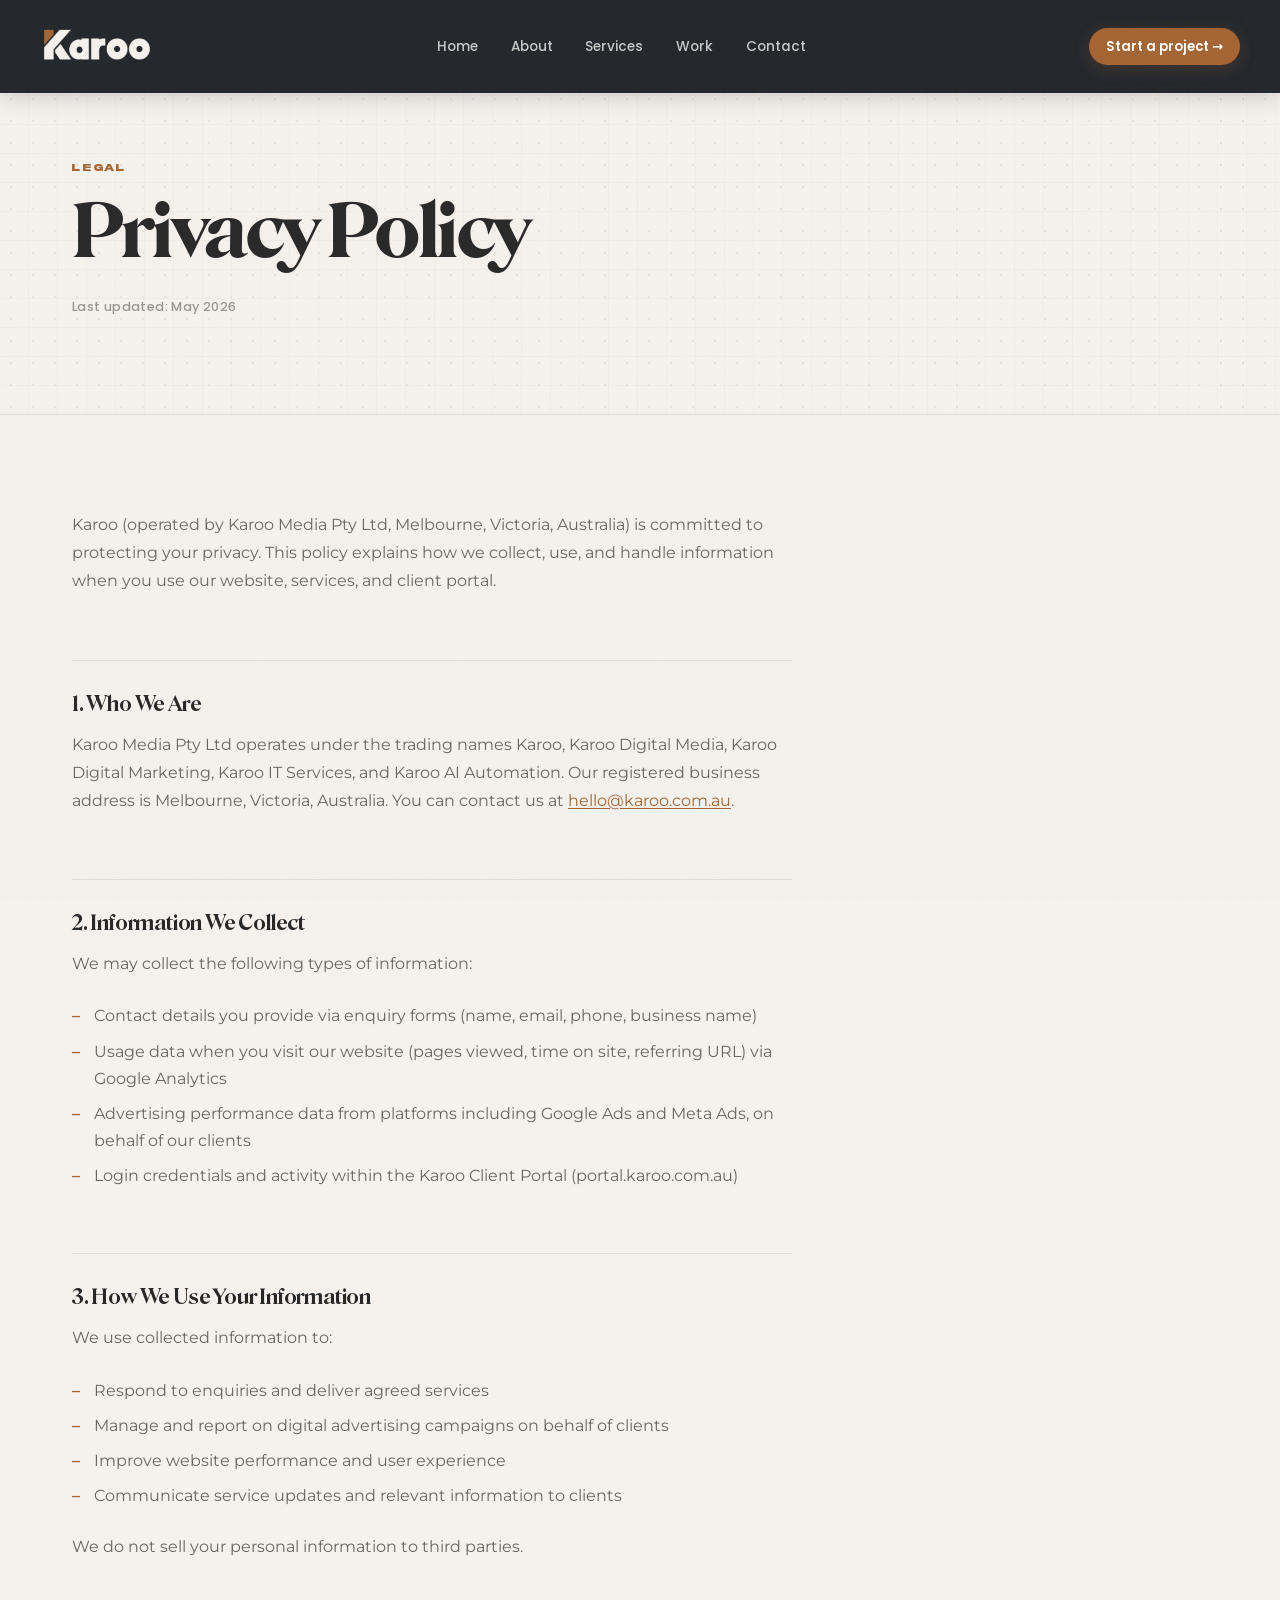
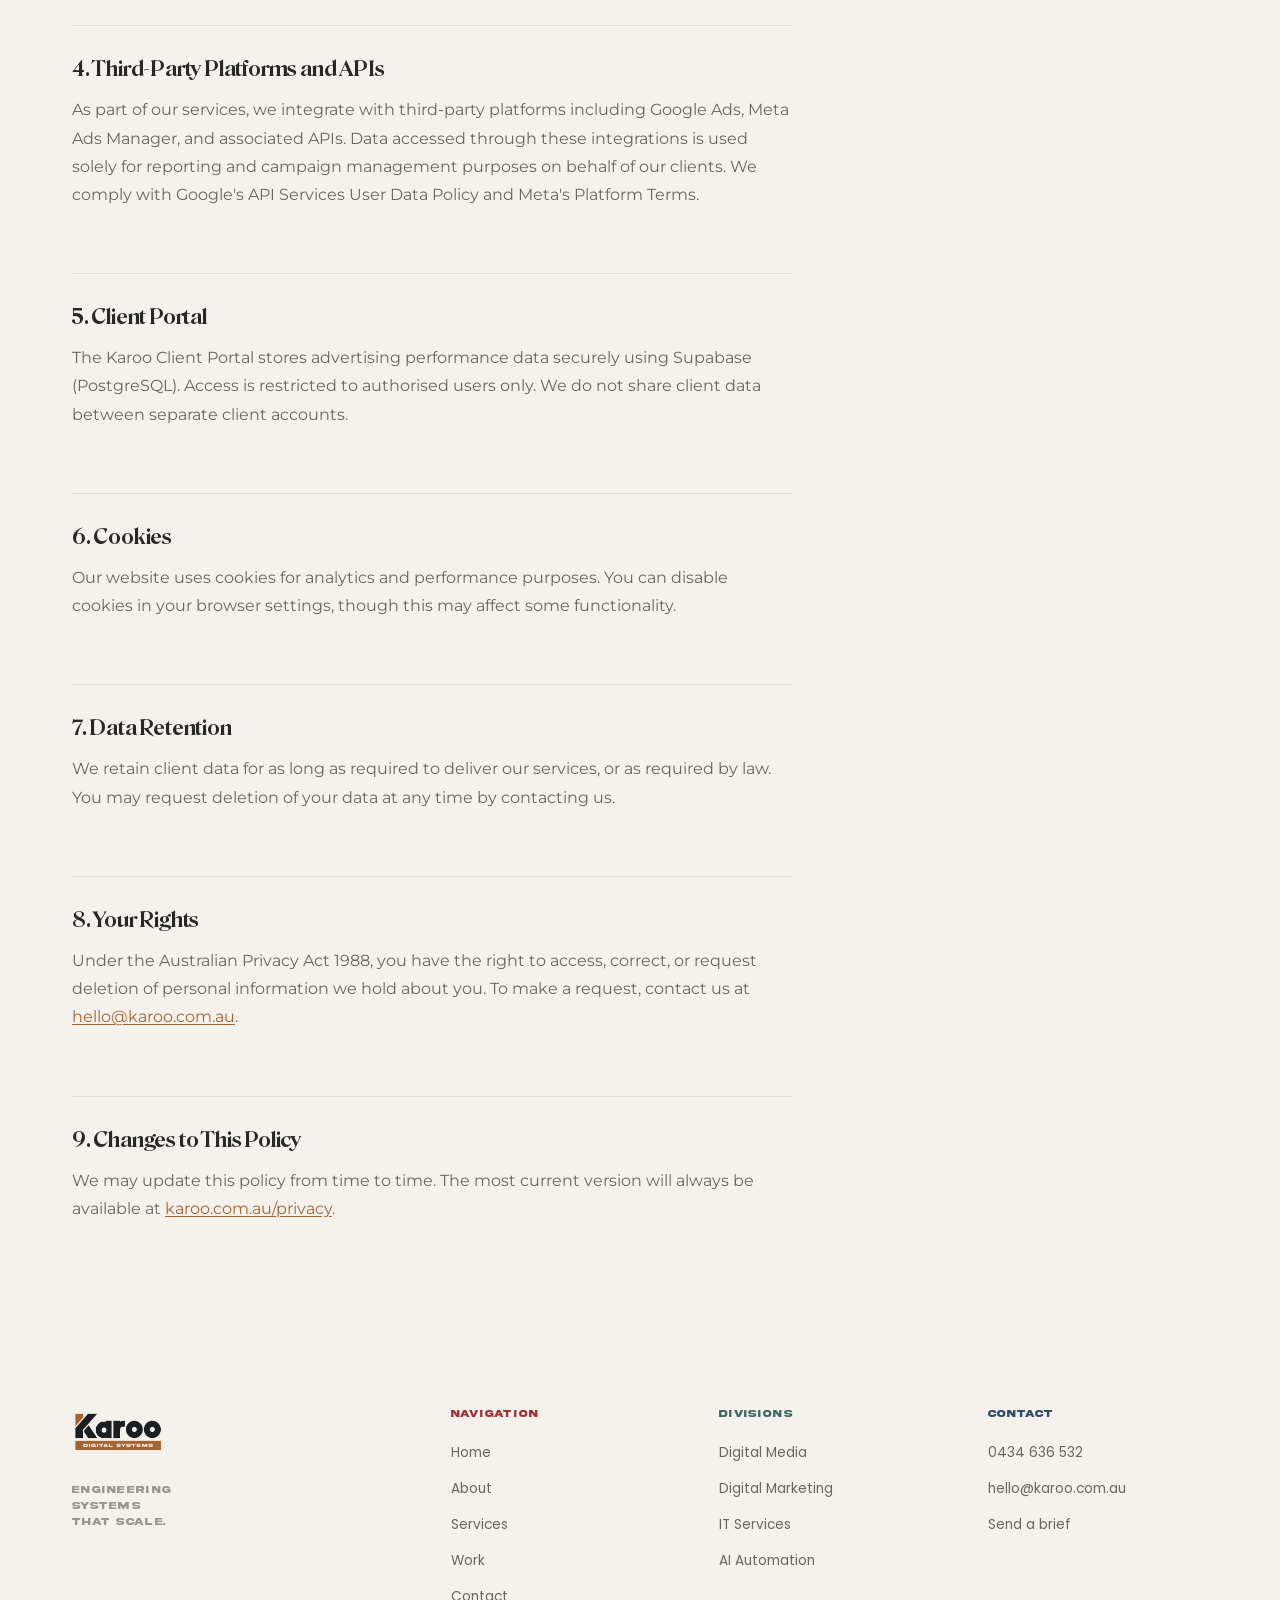
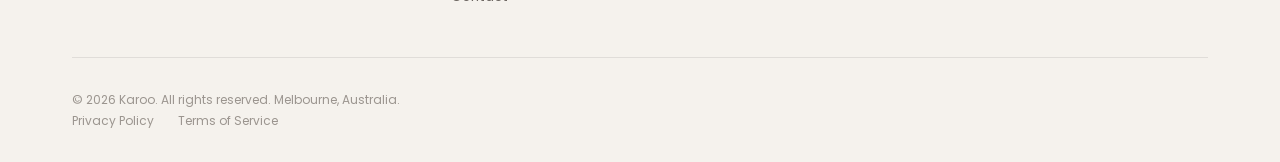
<file: privacy.html>
<!DOCTYPE html>
<html lang="en">
<head>
  <meta charset="UTF-8">
  <meta name="viewport" content="width=device-width, initial-scale=1.0">
  <meta name="robots" content="index, follow">
  <meta name="theme-color" content="#A56432">
  <title>Privacy Policy | Karoo Media</title>
  <meta name="description" content="Karoo Media's privacy policy — how we collect, use, and protect your information when you use our website and services.">
  <link rel="canonical" href="https://karoo.com.au/privacy">

  <link rel="preconnect" href="https://fonts.googleapis.com">
  <link rel="preconnect" href="https://fonts.gstatic.com" crossorigin>
  <link href="https://fonts.googleapis.com/css2?family=Montserrat:ital,wght@0,300;0,400;0,500;0,600;0,700;1,400&family=Poppins:wght@400;500;600;700&display=swap" rel="stylesheet">

  <link rel="preload" href="fonts/RoslindaleVariable-VF[Display]-Testing.ttf" as="font" type="font/ttf" crossorigin>

  <!-- Favicon -->
  <link rel="apple-touch-icon" sizes="180x180" href="/apple-touch-icon.png">
  <link rel="icon" type="image/png" sizes="32x32" href="/favicon-32x32.png">
  <link rel="icon" type="image/png" sizes="16x16" href="/favicon-16x16.png">
  <link rel="manifest" href="/site.webmanifest">

  <link rel="stylesheet" href="css/global.css">
  <link rel="stylesheet" href="css/components.css">

  <!-- GA4: paste your <script> tag here -->

<!-- Google tag (gtag.js) -->
<script async src="https://www.googletagmanager.com/gtag/js?id=G-V2R2YN0DMT"></script>
<script>
  window.dataLayer = window.dataLayer || [];
  function gtag(){dataLayer.push(arguments);}
  gtag('js', new Date());

  gtag('config', 'G-V2R2YN0DMT');
</script>
</head>
<body>

<!-- ── Navbar ─────────────────────────────────────────────── -->
<nav class="navbar" id="navbar" aria-label="Main navigation">
  <div class="navbar__inner">
    <a href="/" class="navbar__logo" aria-label="Karoo home">
      <img src="images/logos/Karoo-LIGHT.png" alt="Karoo" height="34" style="width:auto;">
    </a>
    <ul class="navbar__links" role="list">
      <li><a href="/">Home</a></li>
      <li><a href="/about">About</a></li>
      <li><a href="/services">Services</a></li>
      <li><a href="/work">Work</a></li>
      <li><a href="/contact">Contact</a></li>
    </ul>
    <a href="/contact" class="btn btn--primary navbar__cta btn--magnetic">Start a project →</a>
    <button class="navbar__toggle" aria-label="Toggle navigation" aria-expanded="false">
      <span></span><span></span><span></span>
    </button>
  </div>
  <nav class="navbar__mobile-menu" aria-label="Mobile navigation">
    <a href="/">Home</a>
    <a href="/about">About</a>
    <a href="/services">Services</a>
    <a href="/work">Work</a>
    <a href="/contact">Contact</a>
  </nav>
</nav>

<!-- ── Page Hero ──────────────────────────────────────────── -->
<header class="page-hero">
  <div class="page-hero__bar" aria-hidden="true"></div>
  <div class="container page-hero__inner">
    <p class="page-hero__eyebrow">Legal</p>
    <h1 class="page-hero__heading">Privacy Policy</h1>
    <p class="legal-meta">Last updated: May 2026</p>
  </div>
</header>

<!-- ── Legal Content ──────────────────────────────────────── -->
<section class="legal-content" aria-label="Privacy Policy content">
  <div class="container">
    <div class="legal-content__inner">

      <p>
        Karoo (operated by Karoo Media Pty Ltd, Melbourne, Victoria, Australia) is committed
        to protecting your privacy. This policy explains how we collect, use, and handle
        information when you use our website, services, and client portal.
      </p>

      <h2>1. Who We Are</h2>
      <p>
        Karoo Media Pty Ltd operates under the trading names Karoo, Karoo Digital Media,
        Karoo Digital Marketing, Karoo IT Services, and Karoo AI Automation. Our registered
        business address is Melbourne, Victoria, Australia. You can contact us at
        <a href="mailto:hello@karoo.com.au">hello@karoo.com.au</a>.
      </p>

      <h2>2. Information We Collect</h2>
      <p>We may collect the following types of information:</p>
      <ul>
        <li>Contact details you provide via enquiry forms (name, email, phone, business name)</li>
        <li>Usage data when you visit our website (pages viewed, time on site, referring URL) via Google Analytics</li>
        <li>Advertising performance data from platforms including Google Ads and Meta Ads, on behalf of our clients</li>
        <li>Login credentials and activity within the Karoo Client Portal (portal.karoo.com.au)</li>
      </ul>

      <h2>3. How We Use Your Information</h2>
      <p>We use collected information to:</p>
      <ul>
        <li>Respond to enquiries and deliver agreed services</li>
        <li>Manage and report on digital advertising campaigns on behalf of clients</li>
        <li>Improve website performance and user experience</li>
        <li>Communicate service updates and relevant information to clients</li>
      </ul>
      <p>We do not sell your personal information to third parties.</p>

      <h2>4. Third-Party Platforms and APIs</h2>
      <p>
        As part of our services, we integrate with third-party platforms including Google Ads,
        Meta Ads Manager, and associated APIs. Data accessed through these integrations is used
        solely for reporting and campaign management purposes on behalf of our clients. We comply
        with Google's API Services User Data Policy and Meta's Platform Terms.
      </p>

      <h2>5. Client Portal</h2>
      <p>
        The Karoo Client Portal stores advertising performance data securely using Supabase
        (PostgreSQL). Access is restricted to authorised users only. We do not share client
        data between separate client accounts.
      </p>

      <h2>6. Cookies</h2>
      <p>
        Our website uses cookies for analytics and performance purposes. You can disable cookies
        in your browser settings, though this may affect some functionality.
      </p>

      <h2>7. Data Retention</h2>
      <p>
        We retain client data for as long as required to deliver our services, or as required
        by law. You may request deletion of your data at any time by contacting us.
      </p>

      <h2>8. Your Rights</h2>
      <p>
        Under the Australian Privacy Act 1988, you have the right to access, correct, or request
        deletion of personal information we hold about you. To make a request, contact us at
        <a href="mailto:hello@karoo.com.au">hello@karoo.com.au</a>.
      </p>

      <h2>9. Changes to This Policy</h2>
      <p>
        We may update this policy from time to time. The most current version will always be
        available at <a href="https://karoo.com.au/privacy">karoo.com.au/privacy</a>.
      </p>

    </div>
  </div>
</section>

<!-- ── Footer ─────────────────────────────────────────────── -->
<footer class="footer" aria-label="Site footer">
  <div class="container">
    <div class="footer__top">
      <div>
        <img src="images/logos/Karoo-Digital-Systems.png" alt="Karoo" class="footer__logo" loading="lazy">
        <p class="footer__brand-tagline">Engineering<br>Systems<br>That Scale.</p>
      </div>
      <nav aria-label="Site links">
        <p class="footer__col-label">Navigation</p>
        <ul class="footer__links" role="list">
          <li><a href="/">Home</a></li>
          <li><a href="/about">About</a></li>
          <li><a href="/services">Services</a></li>
          <li><a href="/work">Work</a></li>
          <li><a href="/contact">Contact</a></li>
        </ul>
      </nav>
      <nav aria-label="Division links">
        <p class="footer__col-label">Divisions</p>
        <ul class="footer__links" role="list">
          <li><a href="/services#digital-media">Digital Media</a></li>
          <li><a href="/services#digital-marketing">Digital Marketing</a></li>
          <li><a href="/services#it-services">IT Services</a></li>
          <li><a href="/services#ai-automation">AI Automation</a></li>
        </ul>
      </nav>
      <div>
        <p class="footer__col-label">Contact</p>
        <ul class="footer__links" role="list">
          <li><a href="tel:0434636532">0434 636 532</a></li>
          <li><a href="mailto:hello@karoo.com.au">hello@karoo.com.au</a></li>
          <li><a href="/contact" class="footer__brief-btn">Send a brief</a></li>
        </ul>
      </div>
    </div>
  </div>
  <div class="footer__bottom-bar">
    <div class="container footer__bottom-bar__inner">
      <p class="footer__copy">&copy; 2026 Karoo. All rights reserved. Melbourne, Australia.</p>
      <nav class="footer__legal" aria-label="Legal links">
        <a href="/privacy">Privacy Policy</a>
        <a href="/terms">Terms of Service</a>
      </nav>
    </div>
  </div>
</footer>

<script src="js/main.js" defer></script>
</body>
</html>
</file>
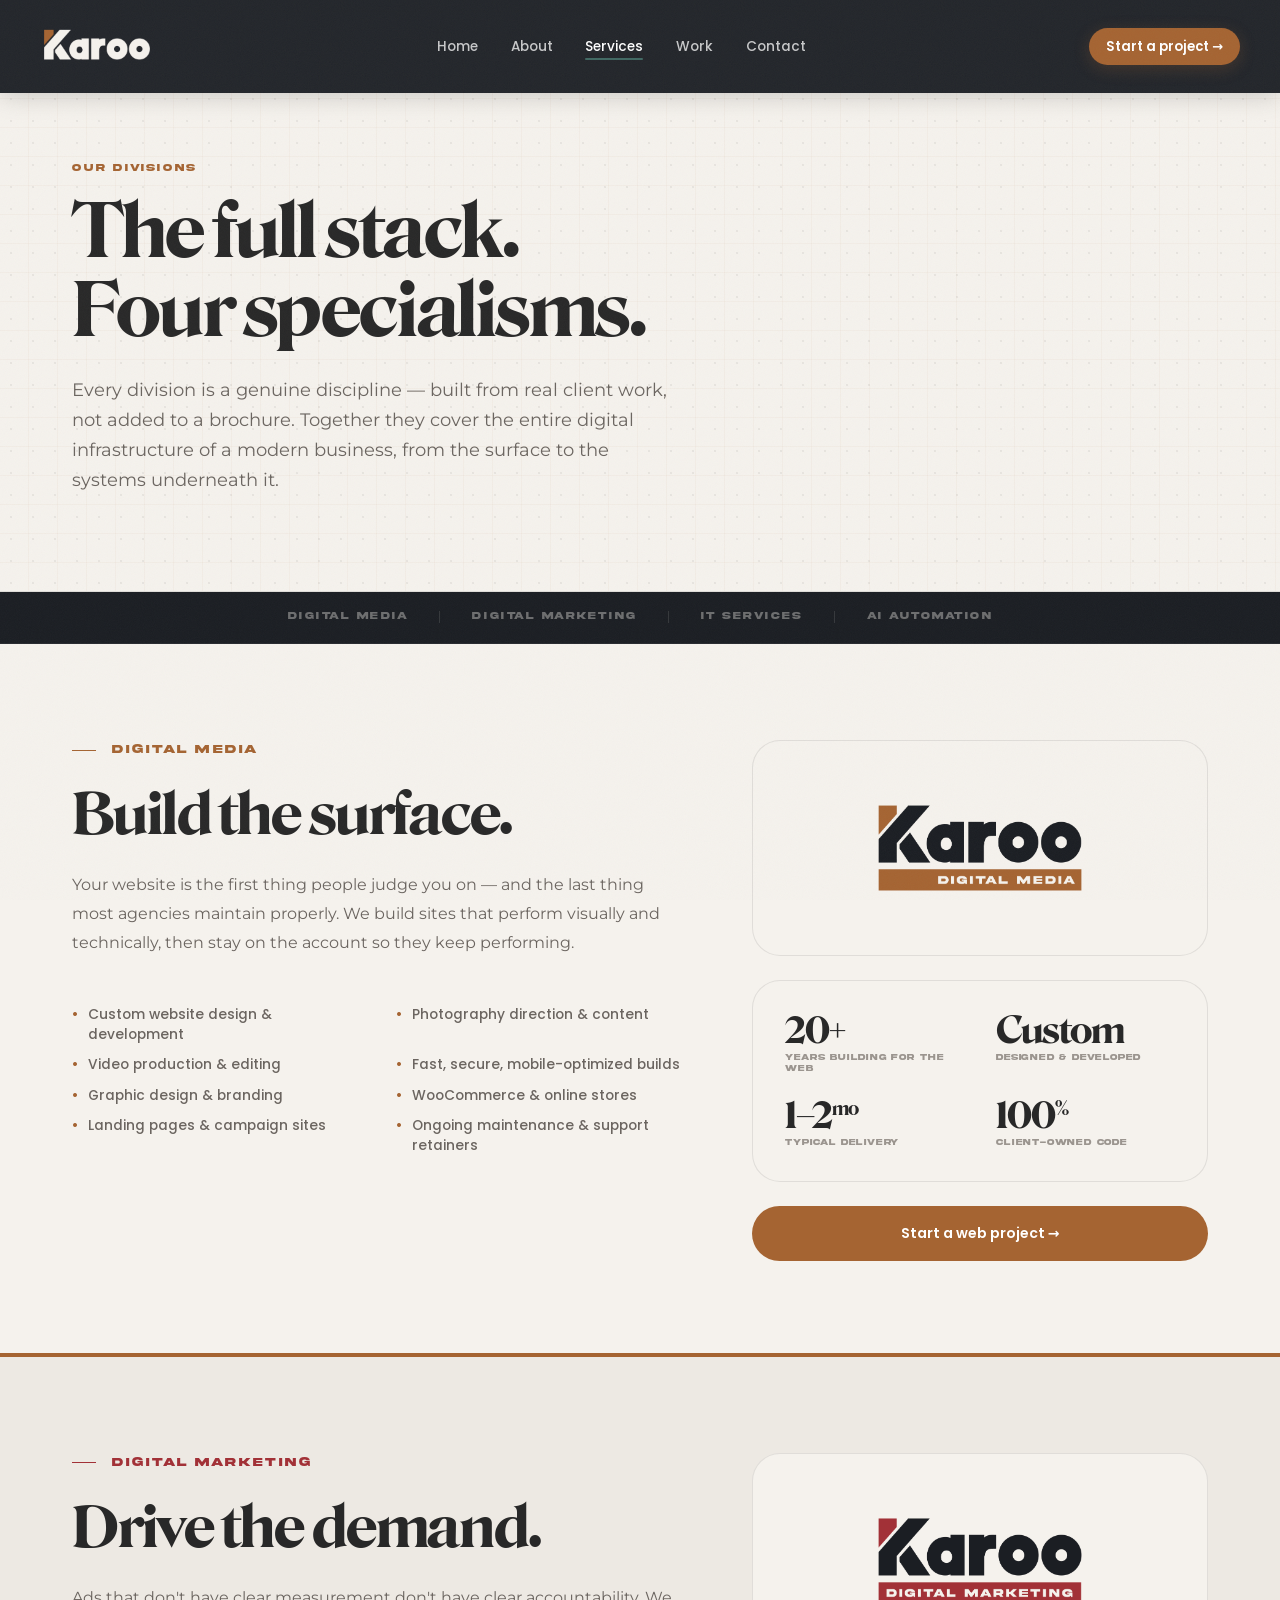
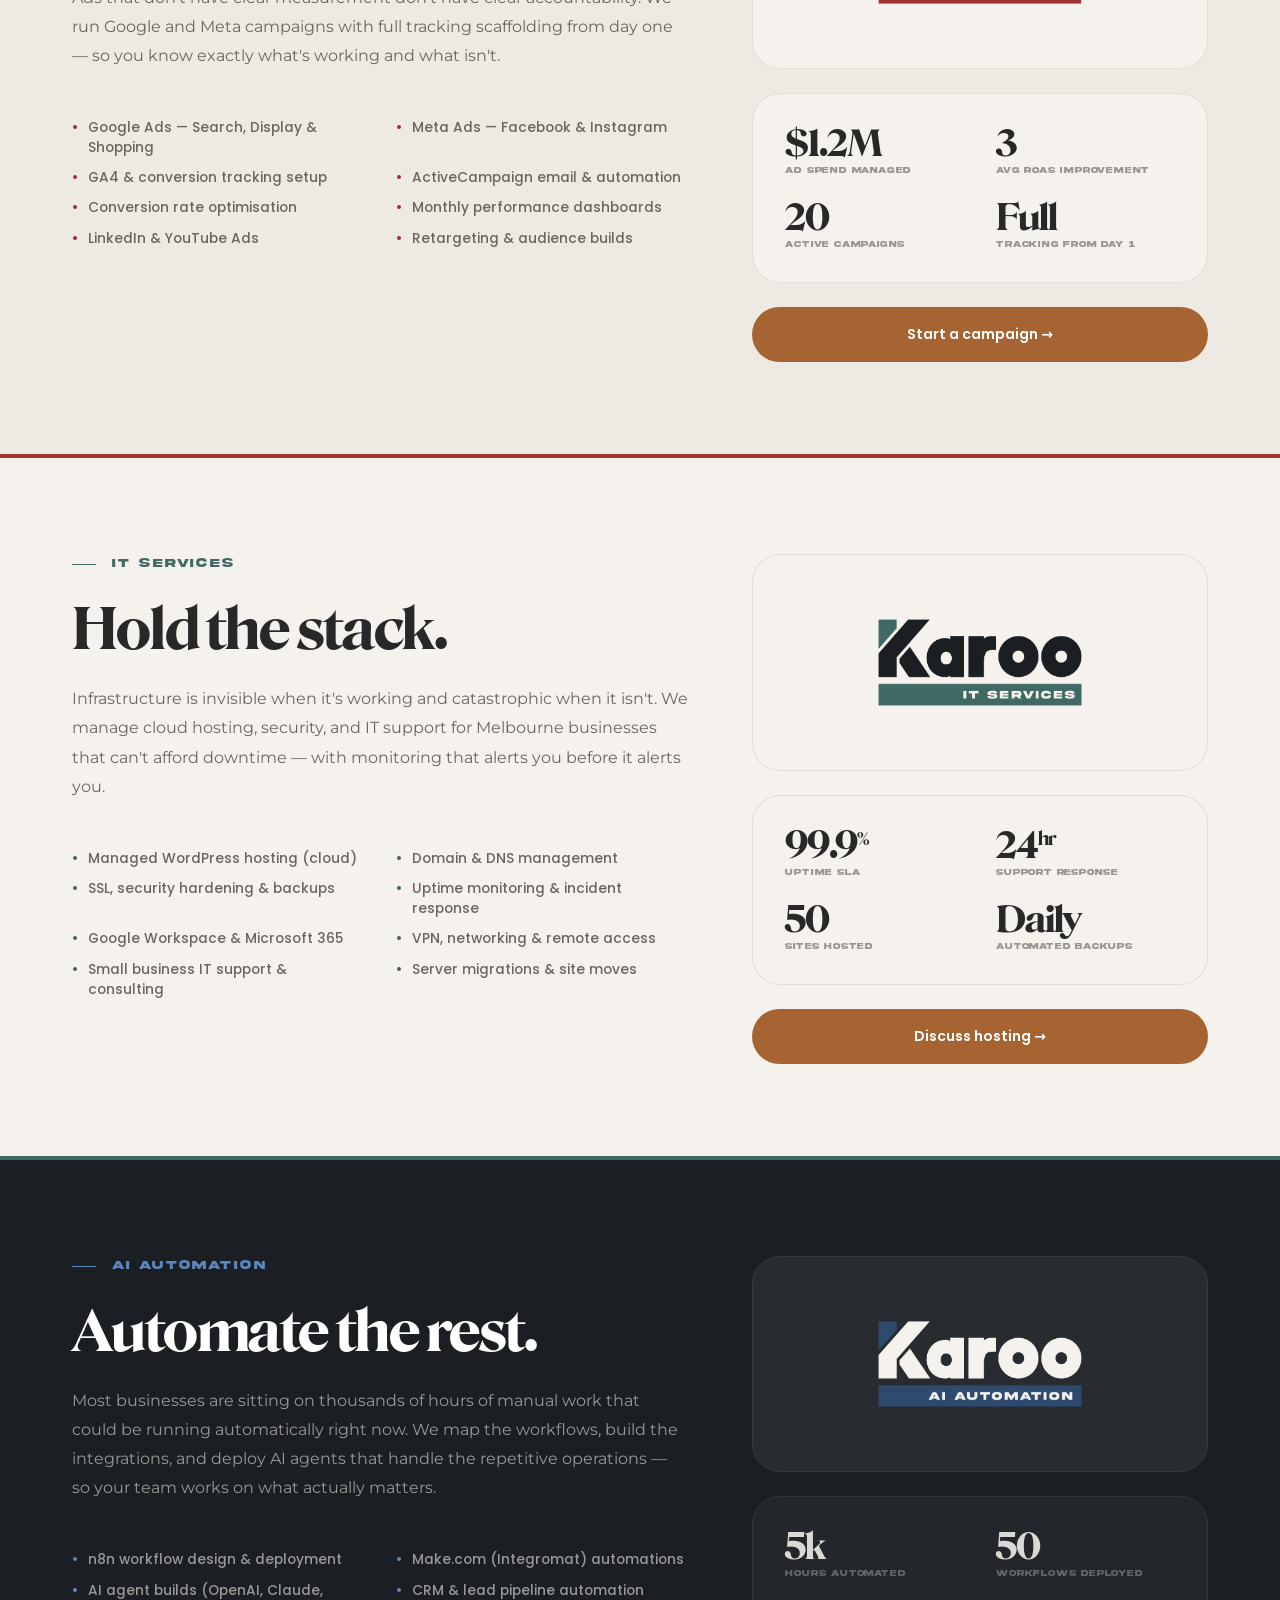
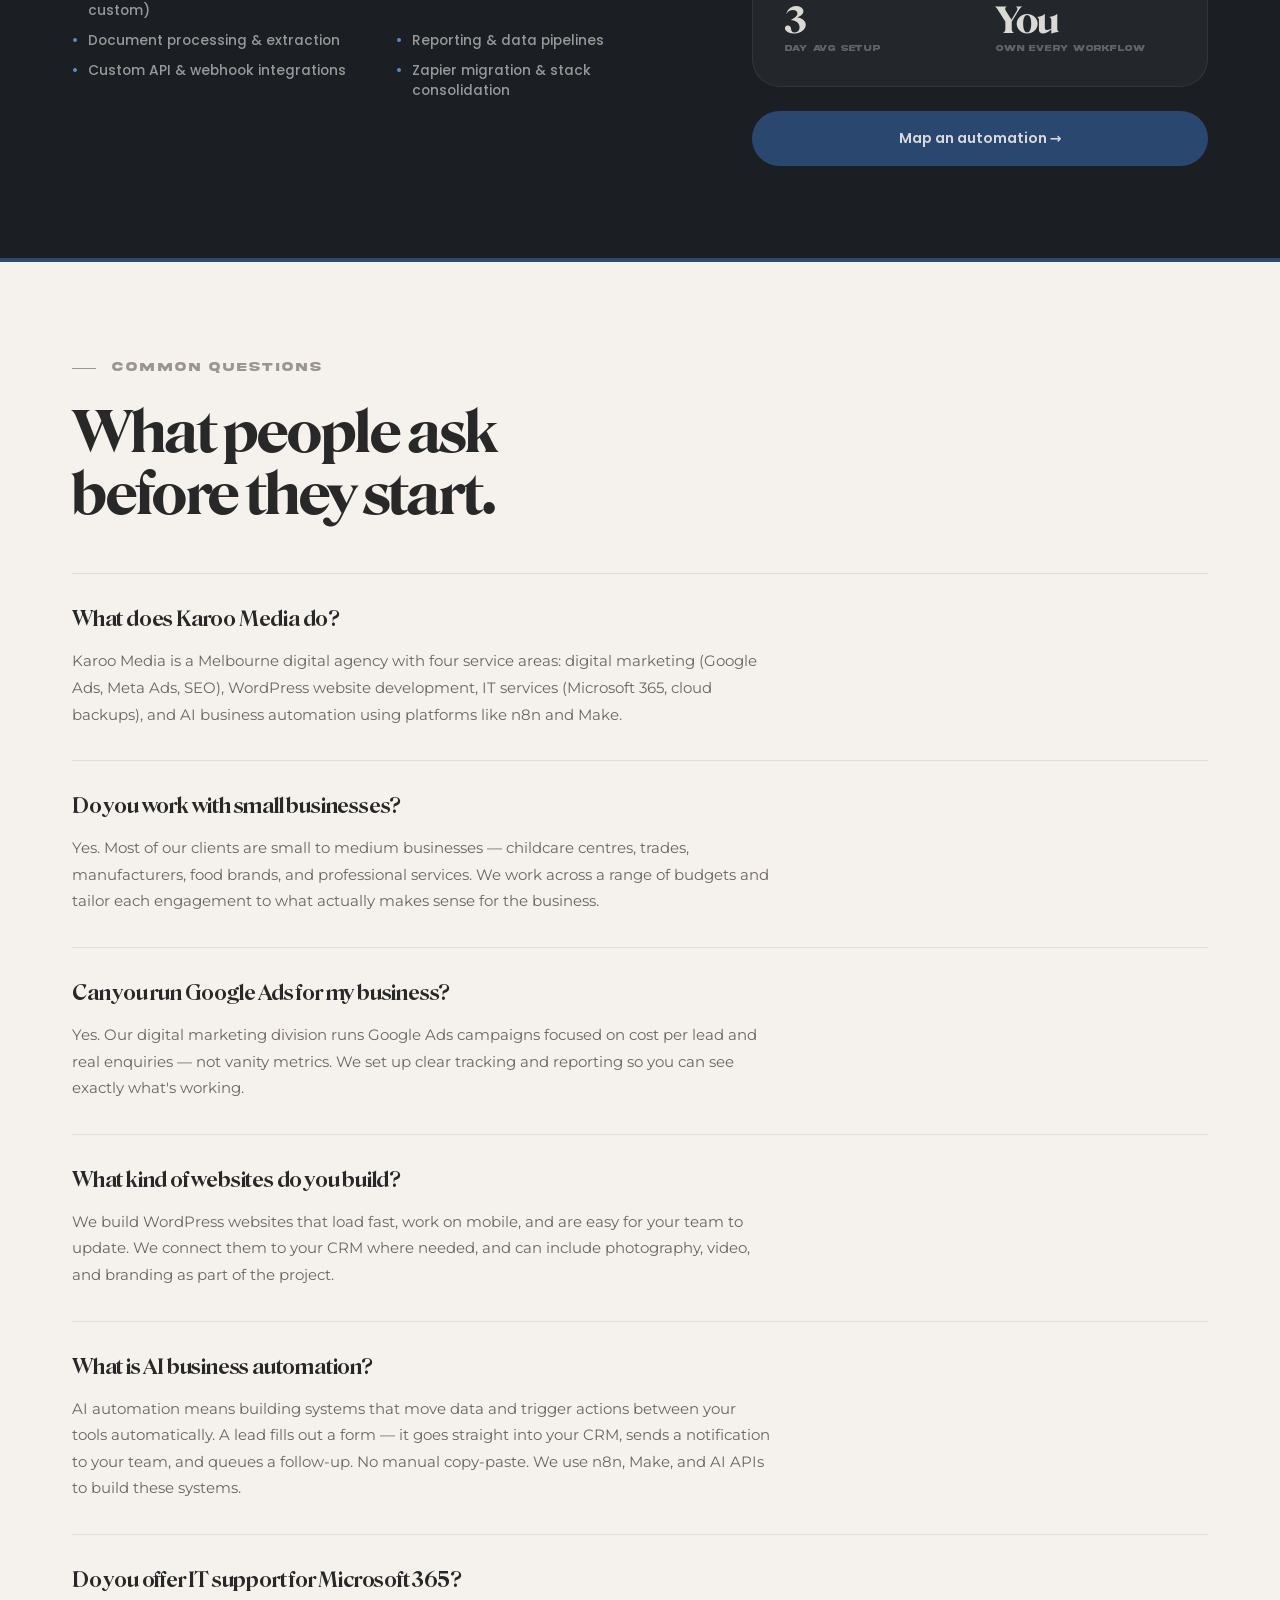
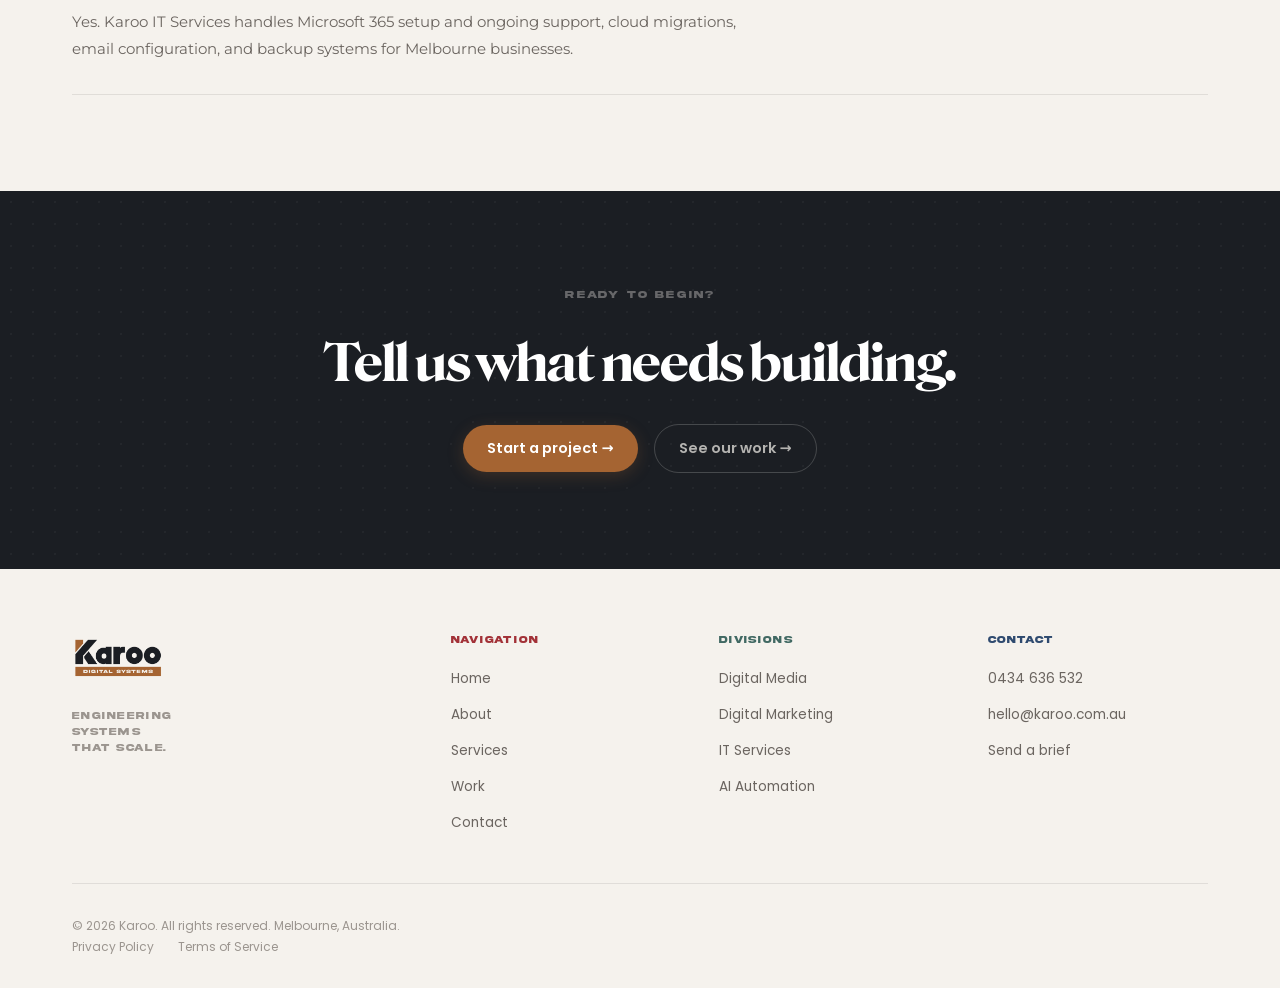
<file: services.html>
<!DOCTYPE html>
<html lang="en">
<head>
  <meta charset="UTF-8">
  <meta name="viewport" content="width=device-width, initial-scale=1.0">
  <meta name="robots" content="index, follow">
  <title>Digital Marketing, Web, IT &amp; AI Automation Services | Karoo Media</title>
  <meta name="description" content="Google Ads, Meta Ads, WordPress websites, Microsoft 365 support, and AI automation — Karoo Media delivers practical digital services for Melbourne businesses. No jargon. Real results.">
  <link rel="canonical" href="https://karoo.com.au/services">

  <!-- Open Graph -->
  <meta property="og:title" content="Services | Karoo Media Melbourne">
  <meta property="og:description" content="Four divisions. Digital marketing, web development, IT services, and AI automation — all from one Melbourne agency.">
  <meta property="og:image" content="https://karoo.com.au/images/og/karoo-og-services.jpg">
  <meta property="og:url" content="https://karoo.com.au/services">
  <meta property="og:type" content="website">
  <meta property="og:site_name" content="Karoo Media">

  <!-- Twitter Card -->
  <meta name="twitter:card" content="summary_large_image">
  <meta name="twitter:title" content="Services | Karoo Media Melbourne">
  <meta name="twitter:description" content="Digital marketing, web development, IT, and AI automation for Melbourne businesses.">
  <meta name="twitter:image" content="https://karoo.com.au/images/og/karoo-og-services.jpg">

  <link rel="preconnect" href="https://fonts.googleapis.com">
  <link rel="preconnect" href="https://fonts.gstatic.com" crossorigin>
  <link href="https://fonts.googleapis.com/css2?family=Montserrat:ital,wght@0,300;0,400;0,500;0,600;0,700;1,400&family=Poppins:wght@400;500;600;700&display=swap" rel="stylesheet">

  <link rel="preload" href="fonts/RoslindaleVariable-VF[Display]-Testing.ttf" as="font" type="font/ttf" crossorigin>

  <!-- Favicon -->
  <link rel="apple-touch-icon" sizes="180x180" href="/apple-touch-icon.png">
  <link rel="icon" type="image/png" sizes="32x32" href="/favicon-32x32.png">
  <link rel="icon" type="image/png" sizes="16x16" href="/favicon-16x16.png">
  <link rel="manifest" href="/site.webmanifest">
  <meta name="theme-color" content="#A56432">

  <link rel="stylesheet" href="css/global.css">
  <link rel="stylesheet" href="css/components.css">

  <!-- GA4: paste your <script> tag here -->

<!-- Google tag (gtag.js) -->
<script async src="https://www.googletagmanager.com/gtag/js?id=G-V2R2YN0DMT"></script>
<script>
  window.dataLayer = window.dataLayer || [];
  function gtag(){dataLayer.push(arguments);}
  gtag('js', new Date());

  gtag('config', 'G-V2R2YN0DMT');
</script>
</head>
<body>

<!-- ── Navbar ─────────────────────────────────────────────── -->
<nav class="navbar" id="navbar" aria-label="Main navigation">
  <div class="navbar__inner">
    <a href="/" class="navbar__logo" aria-label="Karoo home">
      <img src="images/logos/Karoo-LIGHT.png" alt="Karoo" height="34" style="width:auto;">
    </a>
    <ul class="navbar__links" role="list">
      <li><a href="/">Home</a></li>
      <li><a href="/about">About</a></li>
      <li><a href="/services" class="active">Services</a></li>
      <li><a href="/work">Work</a></li>
      <li><a href="/contact">Contact</a></li>
    </ul>
    <a href="/contact" class="btn btn--primary navbar__cta btn--magnetic">Start a project →</a>
    <button class="navbar__toggle" aria-label="Toggle navigation" aria-expanded="false">
      <span></span><span></span><span></span>
    </button>
  </div>
  <nav class="navbar__mobile-menu" aria-label="Mobile navigation">
    <a href="/">Home</a>
    <a href="/about">About</a>
    <a href="/services">Services</a>
    <a href="/work">Work</a>
    <a href="/contact">Contact</a>
  </nav>
</nav>

<!-- ── Page Hero ──────────────────────────────────────────── -->
<header class="page-hero">
  <div class="page-hero__bar" aria-hidden="true"></div>
  <div class="container page-hero__inner">
    <p class="page-hero__eyebrow">Our divisions</p>
    <h1 class="page-hero__heading">The full stack.<br>Four specialisms.</h1>
    <p class="page-hero__sub">
      Every division is a genuine discipline — built from real client work,
      not added to a brochure. Together they cover the entire digital
      infrastructure of a modern business, from the surface to the systems underneath it.
    </p>
  </div>
</header>

<!-- ── Division nav strip ─────────────────────────────────── -->
<nav class="division-nav" aria-label="Jump to division">
  <div class="division-nav__inner">
    <a href="#digital-media"    class="division-nav__item division-nav__item--orange">Digital Media</a>
    <a href="#digital-marketing" class="division-nav__item division-nav__item--red">Digital Marketing</a>
    <a href="#it-services"      class="division-nav__item division-nav__item--green">IT Services</a>
    <a href="#ai-automation"    class="division-nav__item division-nav__item--blue">AI Automation</a>
  </div>
</nav>

<!-- ══════════════════════════════════════════════════════════
     DIGITAL MEDIA
════════════════════════════════════════════════════════════ -->
<section class="service-section service-section--media" id="digital-media" aria-labelledby="media-heading">
  <div class="container">
    <div class="service-section__inner">

      <!-- Content -->
      <div class="service-section__content reveal">
        <p class="section-label" style="color:var(--orange);">Digital Media</p>
        <h2 id="media-heading">Build the surface.</h2>
        <p class="service-section__desc">
          Your website is the first thing people judge you on — and the last thing most
          agencies maintain properly. We build sites that perform visually and
          technically, then stay on the account so they keep performing.
        </p>
        <ul class="service-list" aria-label="Digital Media services">
          <li>Custom website design &amp; development</li>
          <li>Photography direction &amp; content</li>
          <li>Video production &amp; editing</li>
          <li>Fast, secure, mobile-optimized builds</li>
          <li>Graphic design &amp; branding</li>
          <li>WooCommerce &amp; online stores</li>
          <li>Landing pages &amp; campaign sites</li>
          <li>Ongoing maintenance &amp; support retainers</li>
        </ul>
      </div>

      <!-- Unified service card -->
      <div class="service-section__visual reveal reveal--delay-1">
        <div class="service-card">
          <div class="service-card__logo-area">
            <img src="images/logos/Karoo-digital-media-dark.png"
                 alt="Karoo Digital Media" loading="lazy">
          </div>
          <div class="service-card__stats" role="list" aria-label="Digital Media stats">
            <div class="service-card__stat" role="listitem">
              <span class="service-card__stat-num">20+</span>
              <span class="service-card__stat-label">Years building for the web</span>
            </div>
            <div class="service-card__stat" role="listitem">
              <span class="service-card__stat-num">Custom</span>
              <span class="service-card__stat-label">Designed &amp; developed</span>
            </div>
            <div class="service-card__stat" role="listitem">
              <span class="service-card__stat-num">1–2<sup style="font-size:0.5em;vertical-align:super;">mo</sup></span>
              <span class="service-card__stat-label">Typical delivery</span>
            </div>
            <div class="service-card__stat" role="listitem">
              <span class="service-card__stat-num">100<sup style="font-size:0.5em;vertical-align:super;">%</sup></span>
              <span class="service-card__stat-label">Client-owned code</span>
            </div>
          </div>
          <a href="/contact?division=digital-media" class="service-card__cta btn--magnetic">
            Start a web project →
          </a>
        </div>
      </div>

    </div>
  </div>
</section>

<!-- ══════════════════════════════════════════════════════════
     DIGITAL MARKETING
════════════════════════════════════════════════════════════ -->
<section class="service-section service-section--raised service-section--marketing" id="digital-marketing" aria-labelledby="marketing-heading">
  <div class="container">
    <div class="service-section__inner">

      <!-- Content -->
      <div class="service-section__content reveal">
        <p class="section-label" style="color:var(--red);">Digital Marketing</p>
        <h2 id="marketing-heading">Drive the demand.</h2>
        <p class="service-section__desc">
          Ads that don't have clear measurement don't have clear accountability.
          We run Google and Meta campaigns with full tracking scaffolding from day one
          — so you know exactly what's working and what isn't.
        </p>
        <ul class="service-list" aria-label="Digital Marketing services">
          <li>Google Ads — Search, Display &amp; Shopping</li>
          <li>Meta Ads — Facebook &amp; Instagram</li>
          <li>GA4 &amp; conversion tracking setup</li>
          <li>ActiveCampaign email &amp; automation</li>
          <li>Conversion rate optimisation</li>
          <li>Monthly performance dashboards</li>
          <li>LinkedIn &amp; YouTube Ads</li>
          <li>Retargeting &amp; audience builds</li>
        </ul>
      </div>

      <!-- Unified service card -->
      <div class="service-section__visual reveal reveal--delay-1">
        <div class="service-card">
          <div class="service-card__logo-area">
            <img src="images/logos/Karoo-digital-marketing-dark.png"
                 alt="Karoo Digital Marketing" loading="lazy">
          </div>
          <div class="service-card__stats" role="list" aria-label="Digital Marketing stats">
            <div class="service-card__stat" role="listitem">
              <span class="service-card__stat-num">$1.2M</span>
              <span class="service-card__stat-label">Ad spend managed</span>
            </div>
            <div class="service-card__stat" role="listitem">
              <span class="service-card__stat-num">3</span>
              <span class="service-card__stat-label">Avg ROAS improvement</span>
            </div>
            <div class="service-card__stat" role="listitem">
              <span class="service-card__stat-num">20</span>
              <span class="service-card__stat-label">Active campaigns</span>
            </div>
            <div class="service-card__stat" role="listitem">
              <span class="service-card__stat-num">Full</span>
              <span class="service-card__stat-label">Tracking from day 1</span>
            </div>
          </div>
          <a href="/contact?division=digital-marketing" class="service-card__cta btn--magnetic">
            Start a campaign →
          </a>
        </div>
      </div>

    </div>
  </div>
</section>

<!-- ══════════════════════════════════════════════════════════
     IT SERVICES
════════════════════════════════════════════════════════════ -->
<section class="service-section service-section--it" id="it-services" aria-labelledby="it-heading">
  <div class="container">
    <div class="service-section__inner">

      <!-- Content -->
      <div class="service-section__content reveal">
        <p class="section-label" style="color:var(--green);">IT Services</p>
        <h2 id="it-heading">Hold the stack.</h2>
        <p class="service-section__desc">
          Infrastructure is invisible when it's working and catastrophic when it isn't.
          We manage cloud hosting, security, and IT support for Melbourne businesses
          that can't afford downtime — with monitoring that alerts you before it alerts you.
        </p>
        <ul class="service-list" aria-label="IT Services offered">
          <li>Managed WordPress hosting (cloud)</li>
          <li>Domain &amp; DNS management</li>
          <li>SSL, security hardening &amp; backups</li>
          <li>Uptime monitoring &amp; incident response</li>
          <li>Google Workspace &amp; Microsoft 365</li>
          <li>VPN, networking &amp; remote access</li>
          <li>Small business IT support &amp; consulting</li>
          <li>Server migrations &amp; site moves</li>
        </ul>
      </div>

      <!-- Unified service card -->
      <div class="service-section__visual reveal reveal--delay-1">
        <div class="service-card">
          <div class="service-card__logo-area">
            <img src="images/logos/Karoo-it-services-dark.png"
                 alt="Karoo IT Services" loading="lazy">
          </div>
          <div class="service-card__stats" role="list" aria-label="IT Services stats">
            <div class="service-card__stat" role="listitem">
              <span class="service-card__stat-num">99.9<sup style="font-size:0.45em;vertical-align:super;">%</sup></span>
              <span class="service-card__stat-label">Uptime SLA</span>
            </div>
            <div class="service-card__stat" role="listitem">
              <span class="service-card__stat-num">24<sup style="font-size:0.5em;vertical-align:super;">hr</sup></span>
              <span class="service-card__stat-label">Support response</span>
            </div>
            <div class="service-card__stat" role="listitem">
              <span class="service-card__stat-num">50</span>
              <span class="service-card__stat-label">Sites hosted</span>
            </div>
            <div class="service-card__stat" role="listitem">
              <span class="service-card__stat-num">Daily</span>
              <span class="service-card__stat-label">Automated backups</span>
            </div>
          </div>
          <a href="/contact?division=it-services" class="service-card__cta btn--magnetic">
            Discuss hosting →
          </a>
        </div>
      </div>

    </div>
  </div>
</section>

<!-- ══════════════════════════════════════════════════════════
     AI AUTOMATION — dark mode
════════════════════════════════════════════════════════════ -->
<section class="service-section service-section--ai" id="ai-automation" aria-labelledby="ai-heading">
  <div class="container">
    <div class="service-section__inner">

      <!-- Content -->
      <div class="service-section__content reveal">
        <p class="section-label" style="color:#5b87be;">AI Automation</p>
        <h2 id="ai-heading">Automate the rest.</h2>
        <p class="service-section__desc">
          Most businesses are sitting on thousands of hours of manual work that
          could be running automatically right now. We map the workflows, build the
          integrations, and deploy AI agents that handle the repetitive operations —
          so your team works on what actually matters.
        </p>
        <ul class="service-list" aria-label="AI Automation services">
          <li>n8n workflow design &amp; deployment</li>
          <li>Make.com (Integromat) automations</li>
          <li>AI agent builds (OpenAI, Claude, custom)</li>
          <li>CRM &amp; lead pipeline automation</li>
          <li>Document processing &amp; extraction</li>
          <li>Reporting &amp; data pipelines</li>
          <li>Custom API &amp; webhook integrations</li>
          <li>Zapier migration &amp; stack consolidation</li>
        </ul>
      </div>

      <!-- Unified service card (dark) -->
      <div class="service-section__visual reveal reveal--delay-1">
        <div class="service-card">
          <div class="service-card__logo-area">
            <img src="images/logos/Karoo-ai-automation-light.png"
                 alt="Karoo AI Automation" loading="lazy">
          </div>
          <div class="service-card__stats" role="list" aria-label="AI Automation stats">
            <div class="service-card__stat" role="listitem">
              <span class="service-card__stat-num">5k</span>
              <span class="service-card__stat-label">Hours automated</span>
            </div>
            <div class="service-card__stat" role="listitem">
              <span class="service-card__stat-num">50</span>
              <span class="service-card__stat-label">Workflows deployed</span>
            </div>
            <div class="service-card__stat" role="listitem">
              <span class="service-card__stat-num">3</span>
              <span class="service-card__stat-label">Day avg setup</span>
            </div>
            <div class="service-card__stat" role="listitem">
              <span class="service-card__stat-num">You</span>
              <span class="service-card__stat-label">Own every workflow</span>
            </div>
          </div>
          <a href="/contact?division=ai-automation" class="service-card__cta btn--magnetic">
            Map an automation →
          </a>
        </div>
      </div>

    </div>
  </div>
</section>

<!-- ── FAQ ────────────────────────────────────────────────── -->
<section class="faq-section" id="faq" aria-labelledby="faq-heading">
  <div class="container">
    <p class="section-label reveal">Common questions</p>
    <h2 class="reveal reveal--delay-1" id="faq-heading">What people ask<br>before they start.</h2>
    <div class="faq-list">

      <div class="faq-item reveal">
        <h3>What does Karoo Media do?</h3>
        <p>Karoo Media is a Melbourne digital agency with four service areas: digital marketing (Google Ads, Meta Ads, SEO), WordPress website development, IT services (Microsoft 365, cloud backups), and AI business automation using platforms like n8n and Make.</p>
      </div>

      <div class="faq-item reveal">
        <h3>Do you work with small businesses?</h3>
        <p>Yes. Most of our clients are small to medium businesses — childcare centres, trades, manufacturers, food brands, and professional services. We work across a range of budgets and tailor each engagement to what actually makes sense for the business.</p>
      </div>

      <div class="faq-item reveal">
        <h3>Can you run Google Ads for my business?</h3>
        <p>Yes. Our digital marketing division runs Google Ads campaigns focused on cost per lead and real enquiries — not vanity metrics. We set up clear tracking and reporting so you can see exactly what's working.</p>
      </div>

      <div class="faq-item reveal">
        <h3>What kind of websites do you build?</h3>
        <p>We build WordPress websites that load fast, work on mobile, and are easy for your team to update. We connect them to your CRM where needed, and can include photography, video, and branding as part of the project.</p>
      </div>

      <div class="faq-item reveal">
        <h3>What is AI business automation?</h3>
        <p>AI automation means building systems that move data and trigger actions between your tools automatically. A lead fills out a form — it goes straight into your CRM, sends a notification to your team, and queues a follow-up. No manual copy-paste. We use n8n, Make, and AI APIs to build these systems.</p>
      </div>

      <div class="faq-item reveal">
        <h3>Do you offer IT support for Microsoft 365?</h3>
        <p>Yes. Karoo IT Services handles Microsoft 365 setup and ongoing support, cloud migrations, email configuration, and backup systems for Melbourne businesses.</p>
      </div>

    </div>
  </div>
</section>

<!-- ── CTA Band ────────────────────────────────────────────── -->
<section class="cta-band" aria-labelledby="cta-heading">
  <div class="container">
    <div class="cta-band__inner" style="align-items:center; text-align:center; max-width:100%;">
      <p class="cta-band__eyebrow">Ready to begin?</p>
      <h2 class="cta-band__heading" id="cta-heading">Tell us what needs building.</h2>
      <div class="cta-band__actions" style="justify-content:center;">
        <a href="/contact" class="btn btn--primary btn--magnetic">Start a project →</a>
        <a href="/work"    class="btn btn--secondary">See our work →</a>
      </div>
    </div>
  </div>
</section>

<!-- ── Footer ─────────────────────────────────────────────── -->
<footer class="footer" aria-label="Site footer">
  <div class="container">
    <div class="footer__top">
      <div>
        <img src="images/logos/Karoo-Digital-Systems.png" alt="Karoo" class="footer__logo" loading="lazy">
        <p class="footer__brand-tagline">Engineering<br>Systems<br>That Scale.</p>
      </div>
      <nav aria-label="Site links">
        <p class="footer__col-label">Navigation</p>
        <ul class="footer__links" role="list">
          <li><a href="/">Home</a></li>
          <li><a href="/about">About</a></li>
          <li><a href="/services">Services</a></li>
          <li><a href="/work">Work</a></li>
          <li><a href="/contact">Contact</a></li>
        </ul>
      </nav>
      <nav aria-label="Division links">
        <p class="footer__col-label">Divisions</p>
        <ul class="footer__links" role="list">
          <li><a href="#digital-media">Digital Media</a></li>
          <li><a href="#digital-marketing">Digital Marketing</a></li>
          <li><a href="#it-services">IT Services</a></li>
          <li><a href="#ai-automation">AI Automation</a></li>
        </ul>
      </nav>
      <div>
        <p class="footer__col-label">Contact</p>
        <ul class="footer__links" role="list">
          <li><a href="tel:0434636532">0434 636 532</a></li>
          <li><a href="mailto:hello@karoo.com.au">hello@karoo.com.au</a></li>
          <li><a href="/contact">Send a brief</a></li>
        </ul>
      </div>
    </div>
  </div>
  <div class="footer__bottom-bar">
    <div class="container footer__bottom-bar__inner">
      <p class="footer__copy">&copy; 2026 Karoo. All rights reserved. Melbourne, Australia.</p>
      <nav class="footer__legal" aria-label="Legal links">
        <a href="/privacy">Privacy Policy</a>
        <a href="/terms">Terms of Service</a>
      </nav>
    </div>
  </div>
</footer>

<!-- ── Schema: Services ────────────────────────────────────── -->
<script type="application/ld+json">
{
  "@context": "https://schema.org",
  "@type": "ItemList",
  "name": "Karoo Media Services",
  "url": "https://karoo.com.au/services",
  "itemListElement": [
    {
      "@type": "ListItem",
      "position": 1,
      "item": {
        "@type": "Service",
        "name": "Digital Marketing",
        "provider": { "@id": "https://karoo.com.au/#business" },
        "description": "Google Ads, Meta Ads, email marketing, SEO, and lead generation campaigns for Melbourne businesses. Focused on cost per lead and real enquiries.",
        "areaServed": "Melbourne, VIC",
        "serviceType": "Digital Marketing"
      }
    },
    {
      "@type": "ListItem",
      "position": 2,
      "item": {
        "@type": "Service",
        "name": "Website & Digital Media",
        "provider": { "@id": "https://karoo.com.au/#business" },
        "description": "WordPress website development, photography, video production, and branding for small and medium businesses. Fast, mobile-ready, easy to update.",
        "areaServed": "Melbourne, VIC",
        "serviceType": "Web Development"
      }
    },
    {
      "@type": "ListItem",
      "position": 3,
      "item": {
        "@type": "Service",
        "name": "IT Services",
        "provider": { "@id": "https://karoo.com.au/#business" },
        "description": "Microsoft 365 setup and support, cloud migrations, backup systems, email configuration, and ongoing IT management for Melbourne businesses.",
        "areaServed": "Melbourne, VIC",
        "serviceType": "IT Support"
      }
    },
    {
      "@type": "ListItem",
      "position": 4,
      "item": {
        "@type": "Service",
        "name": "AI Business Automation",
        "provider": { "@id": "https://karoo.com.au/#business" },
        "description": "Workflow automation using n8n, Make, and AI APIs — lead capture to CRM, review follow-ups, booking notifications, and internal task automation.",
        "areaServed": "Melbourne, VIC",
        "serviceType": "Business Automation"
      }
    }
  ]
}
</script>

<!-- ── Schema: FAQ ─────────────────────────────────────────── -->
<script type="application/ld+json">
{
  "@context": "https://schema.org",
  "@type": "FAQPage",
  "mainEntity": [
    {
      "@type": "Question",
      "name": "What does Karoo Media do?",
      "acceptedAnswer": {
        "@type": "Answer",
        "text": "Karoo Media is a Melbourne digital agency with four service areas: digital marketing (Google Ads, Meta Ads, SEO), WordPress website development, IT services (Microsoft 365, cloud backups), and AI business automation using platforms like n8n and Make."
      }
    },
    {
      "@type": "Question",
      "name": "Do you work with small businesses?",
      "acceptedAnswer": {
        "@type": "Answer",
        "text": "Yes. Most of our clients are small to medium businesses — childcare centres, trades, manufacturers, food brands, and professional services. We work across a range of budgets and tailor each engagement to what makes sense for the business."
      }
    },
    {
      "@type": "Question",
      "name": "Can you run Google Ads for my business?",
      "acceptedAnswer": {
        "@type": "Answer",
        "text": "Yes. Karoo Media's digital marketing division runs Google Ads campaigns focused on cost per lead and real enquiries, with clear tracking and reporting."
      }
    },
    {
      "@type": "Question",
      "name": "What kind of websites do you build?",
      "acceptedAnswer": {
        "@type": "Answer",
        "text": "Karoo Media builds WordPress websites that load fast, work on mobile, and are easy for your team to update. Sites connect to your CRM where needed and can include photography, video, and branding."
      }
    },
    {
      "@type": "Question",
      "name": "What is AI business automation?",
      "acceptedAnswer": {
        "@type": "Answer",
        "text": "AI automation means building systems that move data and trigger actions between your tools automatically — using platforms like n8n, Make, and AI APIs to eliminate manual admin tasks."
      }
    },
    {
      "@type": "Question",
      "name": "Do you offer IT support for Microsoft 365?",
      "acceptedAnswer": {
        "@type": "Answer",
        "text": "Yes. Karoo IT Services handles Microsoft 365 setup and ongoing support, cloud migrations, email configuration, and backup systems for Melbourne businesses."
      }
    }
  ]
}
</script>

<script src="js/main.js" defer></script>
</body>
</html>
</file>
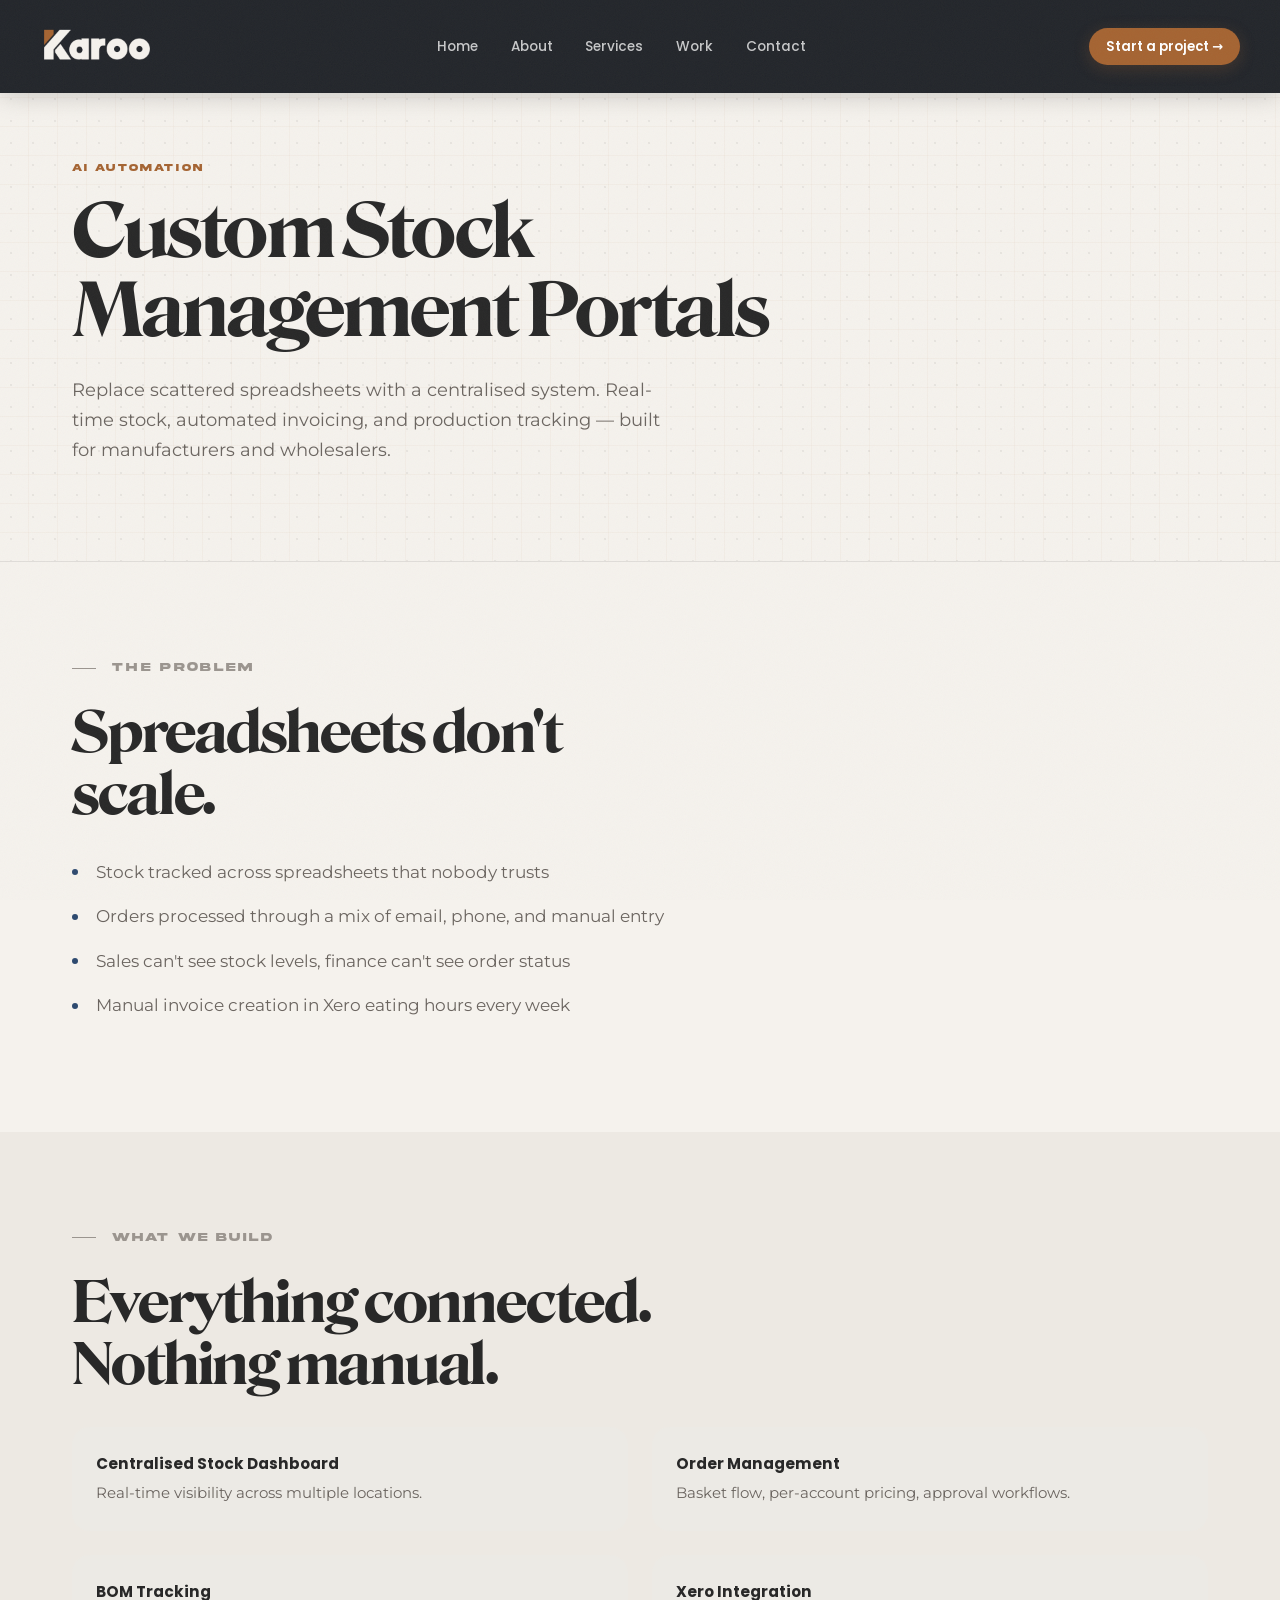
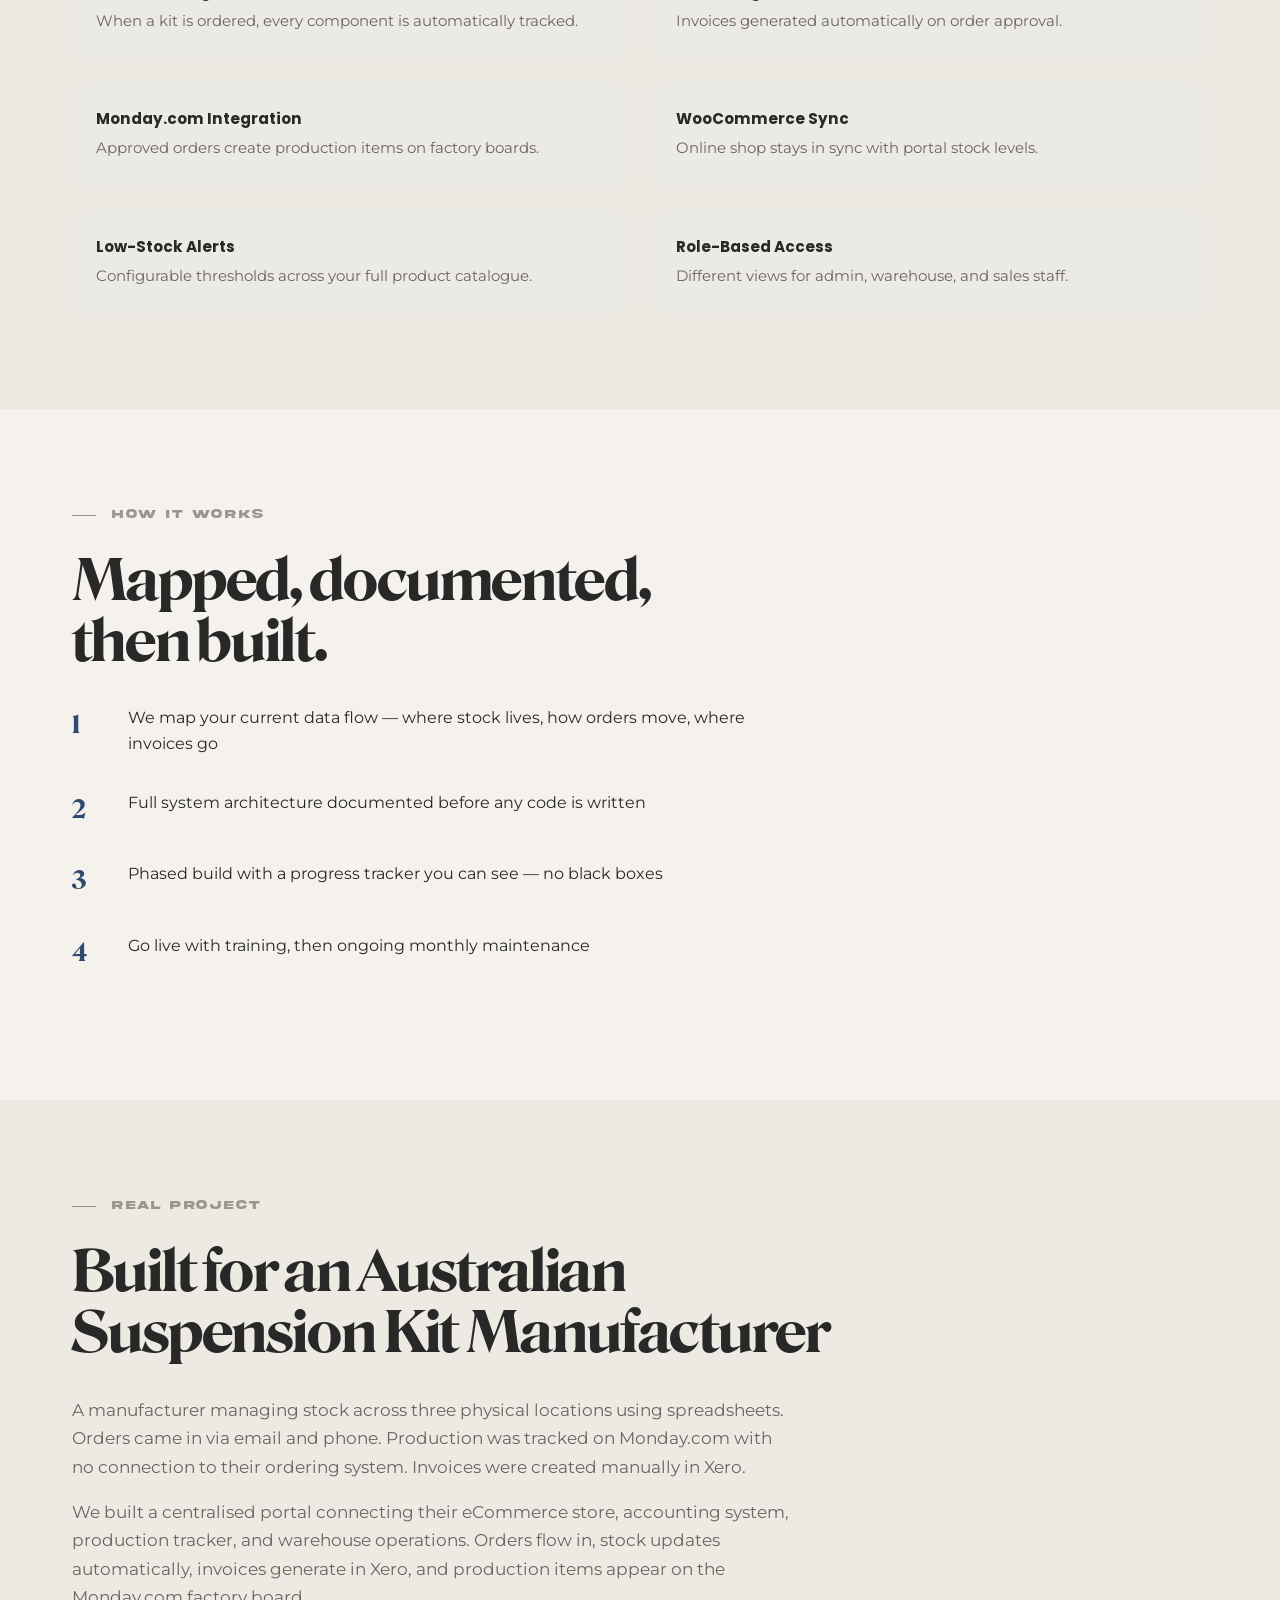
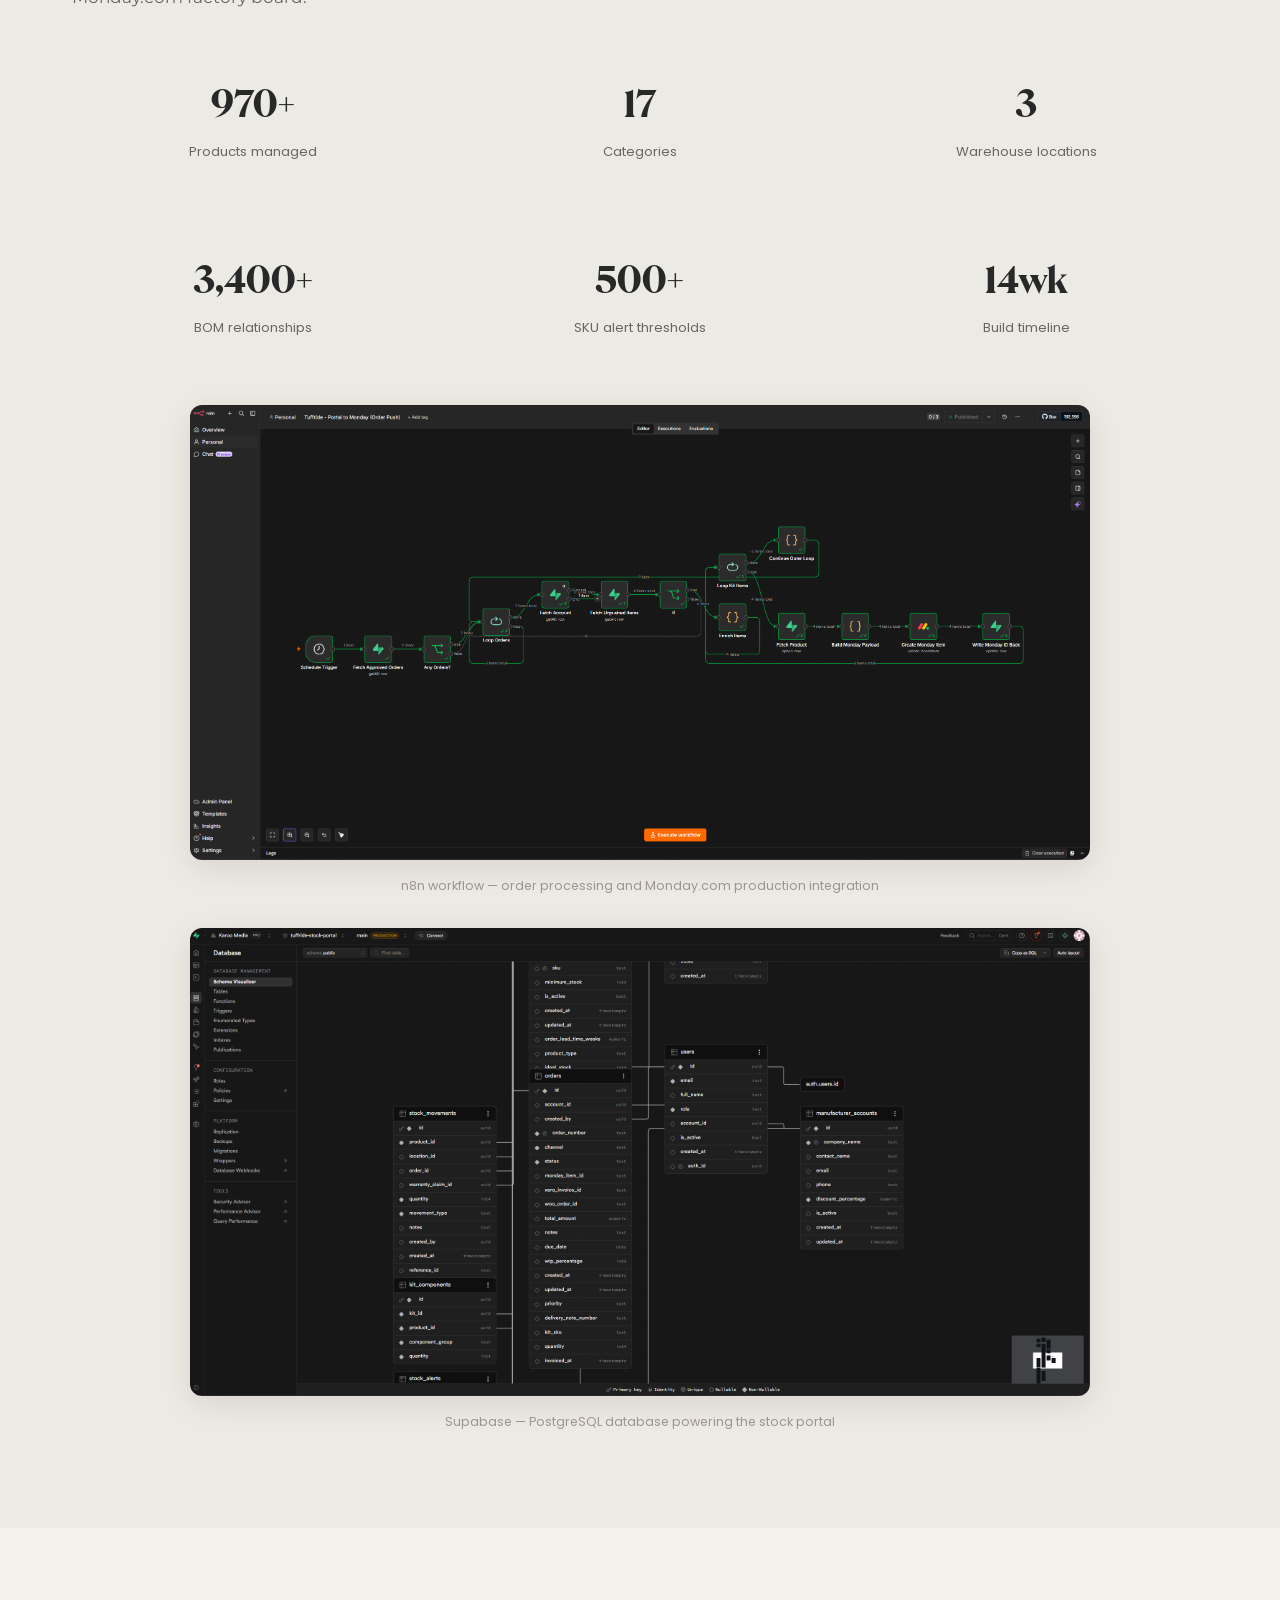
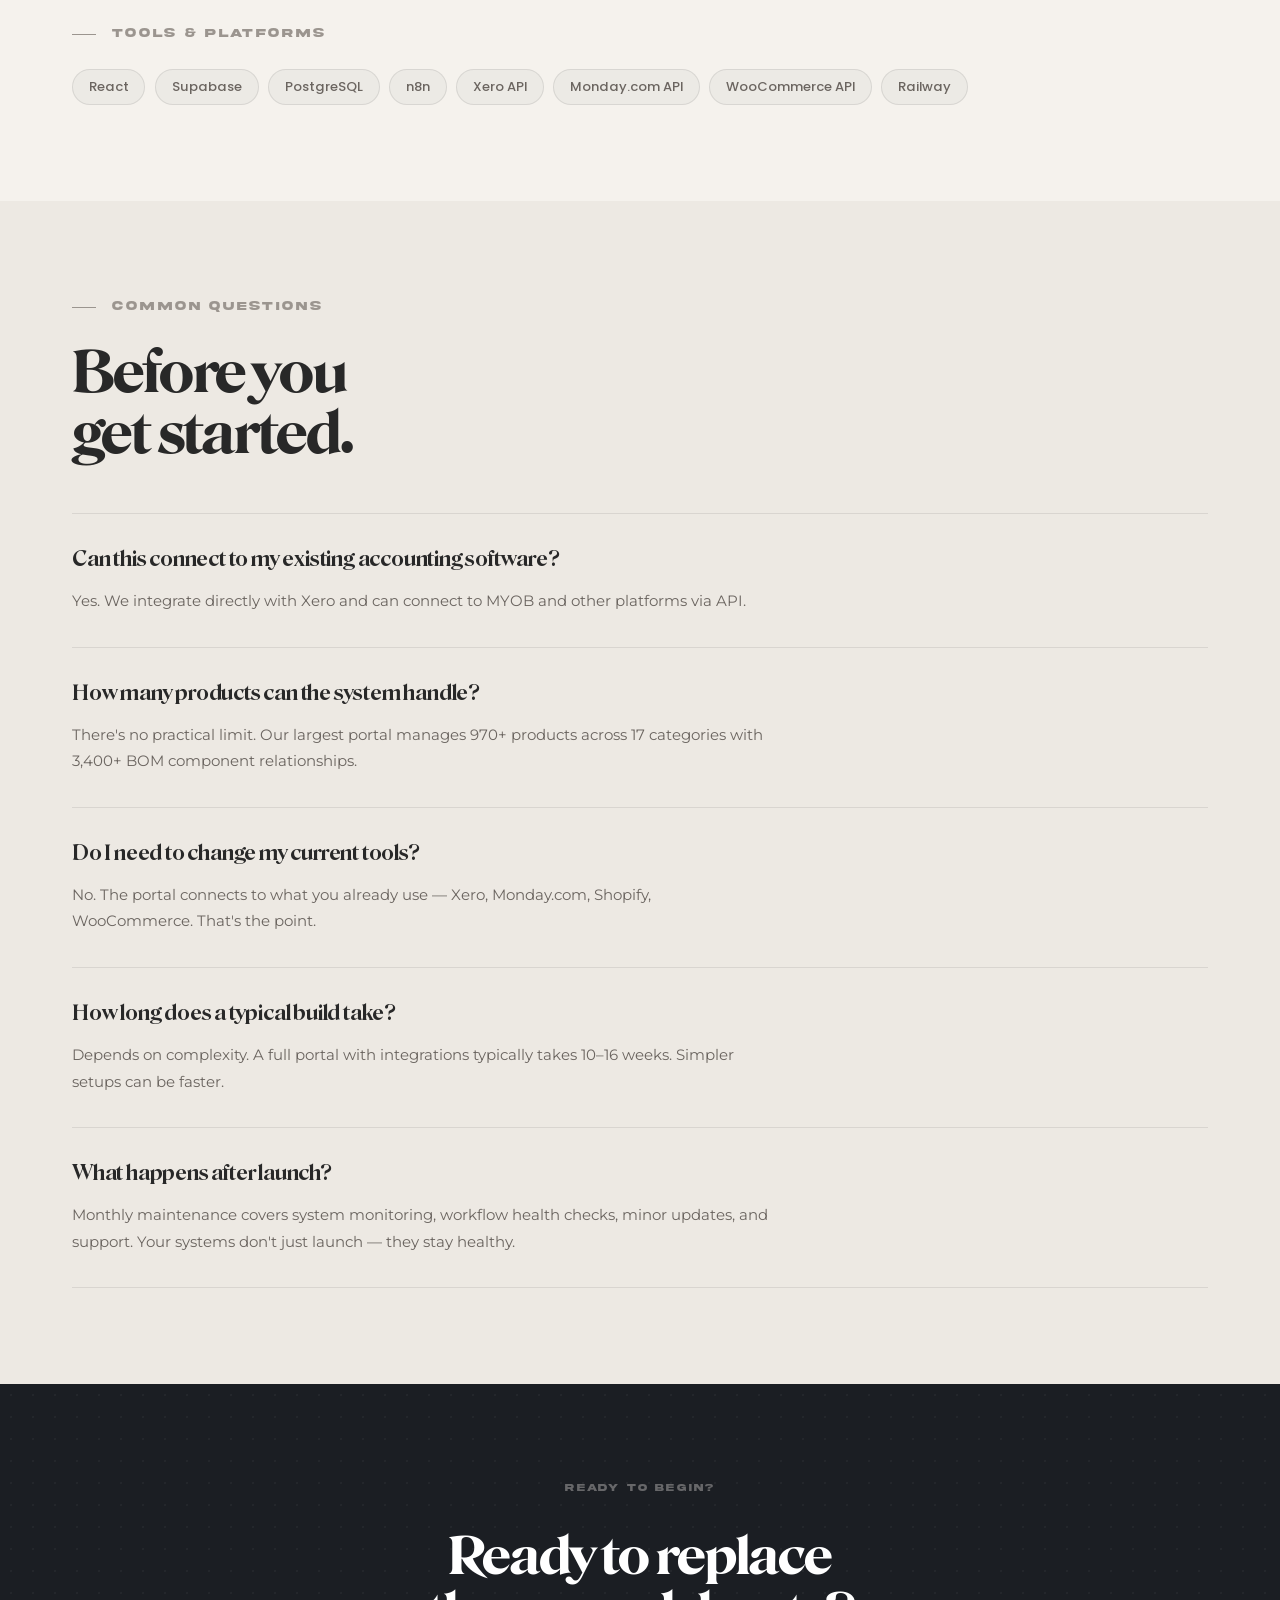
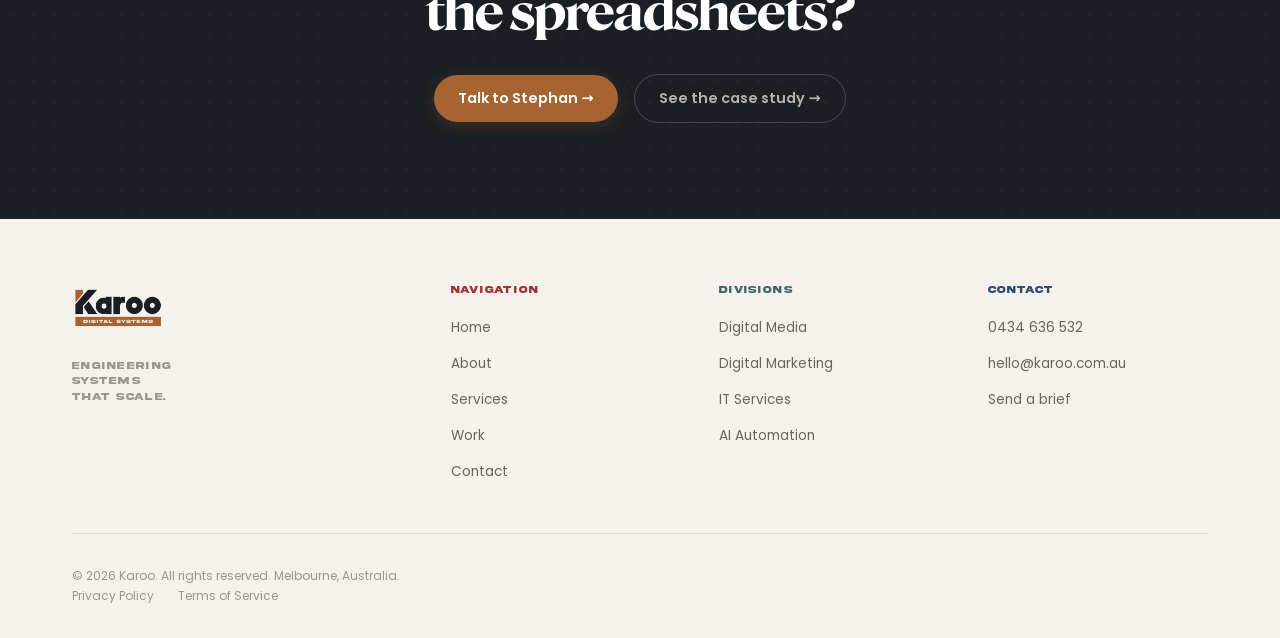
<file: stock-portals.html>
<!DOCTYPE html>
<html lang="en">
<head>
  <meta charset="UTF-8">
  <meta name="viewport" content="width=device-width, initial-scale=1.0">
  <meta name="robots" content="index, follow">
  <meta name="theme-color" content="#A56432">
  <title>Custom Stock Management &amp; Operations Portals | Karoo Digital Systems Melbourne</title>
  <meta name="description" content="Custom-built stock management portals with Xero integration, BOM tracking, and multi-location inventory. React and n8n by Karoo Digital Systems, Melbourne.">
  <link rel="canonical" href="https://karoo.com.au/stock-portals">

  <!-- Open Graph -->
  <meta property="og:title" content="Custom Stock Management Portals | Karoo Digital Systems">
  <meta property="og:description" content="Custom-built stock management portals with Xero integration, BOM tracking, and multi-location inventory.">
  <meta property="og:image" content="https://karoo.com.au/images/og/karoo-og-services.jpg">
  <meta property="og:url" content="https://karoo.com.au/stock-portals">
  <meta property="og:type" content="website">
  <meta property="og:site_name" content="Karoo Media">

  <!-- Twitter Card -->
  <meta name="twitter:card" content="summary_large_image">
  <meta name="twitter:title" content="Custom Stock Management Portals | Karoo Digital Systems">
  <meta name="twitter:description" content="Custom-built stock management portals with Xero integration, BOM tracking, and multi-location inventory.">
  <meta name="twitter:image" content="https://karoo.com.au/images/og/karoo-og-services.jpg">

  <link rel="preconnect" href="https://fonts.googleapis.com">
  <link rel="preconnect" href="https://fonts.gstatic.com" crossorigin>
  <link href="https://fonts.googleapis.com/css2?family=Montserrat:ital,wght@0,300;0,400;0,500;0,600;0,700;1,400&family=Poppins:wght@400;500;600;700&display=swap" rel="stylesheet">

  <link rel="preload" href="fonts/RoslindaleVariable-VF[Display]-Testing.ttf" as="font" type="font/ttf" crossorigin>

  <!-- Favicon -->
  <link rel="apple-touch-icon" sizes="180x180" href="/apple-touch-icon.png">
  <link rel="icon" type="image/png" sizes="32x32" href="/favicon-32x32.png">
  <link rel="icon" type="image/png" sizes="16x16" href="/favicon-16x16.png">
  <link rel="manifest" href="/site.webmanifest">

  <link rel="stylesheet" href="css/global.css">
  <link rel="stylesheet" href="css/components.css">

<!-- Google tag (gtag.js) -->
<script async src="https://www.googletagmanager.com/gtag/js?id=G-V2R2YN0DMT"></script>
<script>
  window.dataLayer = window.dataLayer || [];
  function gtag(){dataLayer.push(arguments);}
  gtag('js', new Date());
  gtag('config', 'G-V2R2YN0DMT');
</script>

<style>
  .sp-stats { display: grid; grid-template-columns: repeat(3, 1fr); gap: var(--s3); margin-top: var(--s4); }
  .sp-stats--6 { grid-template-columns: repeat(3, 1fr); }
  .sp-stat { background: var(--bg-card); border-radius: var(--r-md); padding: var(--s4) var(--s3); text-align: center; }
  .sp-stat__num { font-family: var(--font-display); font-size: clamp(1.6rem, 3vw, 2.2rem); font-weight: 700; color: var(--text); display: block; margin-bottom: 0.25rem; }
  .sp-stat__label { font-family: var(--font-ui); font-size: 0.82rem; color: var(--text-muted); }
  .sp-tools { display: flex; flex-wrap: wrap; gap: 0.6rem; margin-top: var(--s3); }
  .sp-tool { background: var(--bg-card); border: 1px solid var(--border); border-radius: var(--r-pill); padding: 0.5em 1.2em; font-family: var(--font-ui); font-size: 0.82rem; font-weight: 500; color: var(--text-muted); }
  .sp-steps { counter-reset: step; list-style: none; padding: 0; }
  .sp-steps li { counter-increment: step; display: flex; gap: var(--s3); align-items: flex-start; margin-bottom: var(--s4); }
  .sp-steps li::before { content: counter(step); font-family: var(--font-display); font-size: 1.5rem; font-weight: 700; color: var(--blue); min-width: 2rem; }
  .sp-bullets { list-style: none; padding: 0; }
  .sp-bullets li { position: relative; padding-left: 1.5rem; margin-bottom: var(--s2); font-family: var(--font-body); font-size: 1.05rem; color: var(--text-muted); line-height: 1.7; }
  .sp-bullets li::before { content: ''; position: absolute; left: 0; top: 0.7em; width: 6px; height: 6px; background: var(--blue); border-radius: 50%; }
  .sp-features { display: grid; grid-template-columns: 1fr 1fr; gap: var(--s3); }
  .sp-feature { padding: var(--s3); background: var(--bg-card); border-radius: var(--r-md); }
  .sp-feature strong { font-family: var(--font-ui); font-size: 0.95rem; color: var(--text); display: block; margin-bottom: 0.25rem; }
  .sp-feature span { font-family: var(--font-body); font-size: 0.92rem; color: var(--text-muted); line-height: 1.6; }
  .sp-screenshot { max-width: 900px; margin: var(--s4) auto 0; }
  .sp-screenshot img { width: 100%; border-radius: 12px; box-shadow: 0 8px 32px rgba(0,0,0,0.09); }
  .sp-screenshot figcaption { text-align: center; font-family: var(--font-ui); font-size: 0.78rem; color: var(--text-subtle); margin-top: var(--s2); }
  @media (max-width: 768px) {
    .sp-stats, .sp-stats--6 { grid-template-columns: repeat(2, 1fr); }
    .sp-features { grid-template-columns: 1fr; }
  }
  @media (max-width: 480px) {
    .sp-stats, .sp-stats--6 { grid-template-columns: 1fr; }
  }
</style>
</head>
<body>

<!-- ── Navbar ─────────────────────────────────────────────── -->
<nav class="navbar" id="navbar" aria-label="Main navigation">
  <div class="navbar__inner">
    <a href="/" class="navbar__logo" aria-label="Karoo home">
      <img src="images/logos/Karoo-LIGHT.png" alt="Karoo" height="34" style="width:auto;">
    </a>
    <ul class="navbar__links" role="list">
      <li><a href="/">Home</a></li>
      <li><a href="/about">About</a></li>
      <li><a href="/services">Services</a></li>
      <li><a href="/work">Work</a></li>
      <li><a href="/contact">Contact</a></li>
    </ul>
    <a href="/contact" class="btn btn--primary navbar__cta btn--magnetic">Start a project →</a>
    <button class="navbar__toggle" aria-label="Toggle navigation" aria-expanded="false">
      <span></span><span></span><span></span>
    </button>
  </div>
  <nav class="navbar__mobile-menu" aria-label="Mobile navigation">
    <a href="/">Home</a>
    <a href="/about">About</a>
    <a href="/services">Services</a>
    <a href="/work">Work</a>
    <a href="/contact">Contact</a>
    <a href="/contact" class="btn btn--primary" style="margin-top:0.5rem; text-align:center; justify-content:center;">Start a project →</a>
  </nav>
</nav>

<!-- ── Page Hero ──────────────────────────────────────────── -->
<header class="page-hero">
  <div class="page-hero__bar" aria-hidden="true"></div>
  <div class="container page-hero__inner">
    <p class="page-hero__eyebrow">AI Automation</p>
    <h1 class="page-hero__heading">Custom Stock<br>Management Portals</h1>
    <p class="page-hero__sub">
      Replace scattered spreadsheets with a centralised system. Real-time stock,
      automated invoicing, and production tracking — built for manufacturers and wholesalers.
    </p>
  </div>
</header>

<!-- ── The Problem ────────────────────────────────────────── -->
<section aria-labelledby="problem-heading">
  <div class="container">
    <p class="section-label reveal" id="problem-heading">The problem</p>
    <h2 class="reveal reveal--delay-1">Spreadsheets don't<br>scale.</h2>
    <ul class="sp-bullets reveal reveal--delay-2" style="margin-top:var(--s4); max-width:var(--max-w-text);">
      <li>Stock tracked across spreadsheets that nobody trusts</li>
      <li>Orders processed through a mix of email, phone, and manual entry</li>
      <li>Sales can't see stock levels, finance can't see order status</li>
      <li>Manual invoice creation in Xero eating hours every week</li>
    </ul>
  </div>
</section>

<!-- ── What We Build ─────────────────────────────────────── -->
<section style="background:var(--bg-raised);" aria-labelledby="build-heading">
  <div class="container">
    <p class="section-label reveal" id="build-heading">What we build</p>
    <h2 class="reveal reveal--delay-1">Everything connected.<br>Nothing manual.</h2>
    <div class="sp-features reveal reveal--delay-2" style="margin-top:var(--s4);">
      <div class="sp-feature">
        <strong>Centralised Stock Dashboard</strong>
        <span>Real-time visibility across multiple locations.</span>
      </div>
      <div class="sp-feature">
        <strong>Order Management</strong>
        <span>Basket flow, per-account pricing, approval workflows.</span>
      </div>
      <div class="sp-feature">
        <strong>BOM Tracking</strong>
        <span>When a kit is ordered, every component is automatically tracked.</span>
      </div>
      <div class="sp-feature">
        <strong>Xero Integration</strong>
        <span>Invoices generated automatically on order approval.</span>
      </div>
      <div class="sp-feature">
        <strong>Monday.com Integration</strong>
        <span>Approved orders create production items on factory boards.</span>
      </div>
      <div class="sp-feature">
        <strong>WooCommerce Sync</strong>
        <span>Online shop stays in sync with portal stock levels.</span>
      </div>
      <div class="sp-feature">
        <strong>Low-Stock Alerts</strong>
        <span>Configurable thresholds across your full product catalogue.</span>
      </div>
      <div class="sp-feature">
        <strong>Role-Based Access</strong>
        <span>Different views for admin, warehouse, and sales staff.</span>
      </div>
    </div>
  </div>
</section>

<!-- ── How It Works ───────────────────────────────────────── -->
<section aria-labelledby="how-heading">
  <div class="container">
    <p class="section-label reveal" id="how-heading">How it works</p>
    <h2 class="reveal reveal--delay-1">Mapped, documented,<br>then built.</h2>
    <ol class="sp-steps reveal reveal--delay-2" style="margin-top:var(--s4); max-width:var(--max-w-text);">
      <li>We map your current data flow — where stock lives, how orders move, where invoices go</li>
      <li>Full system architecture documented before any code is written</li>
      <li>Phased build with a progress tracker you can see — no black boxes</li>
      <li>Go live with training, then ongoing monthly maintenance</li>
    </ol>
  </div>
</section>

<!-- ── Real Project ───────────────────────────────────────── -->
<section style="background:var(--bg-raised);" aria-labelledby="project-heading">
  <div class="container">
    <p class="section-label reveal" id="project-heading">Real project</p>
    <h2 class="reveal reveal--delay-1">Built for an Australian<br>Suspension Kit Manufacturer</h2>
    <div class="reveal reveal--delay-2" style="max-width:var(--max-w-text); margin-top:var(--s4);">
      <p>
        A manufacturer managing stock across three physical locations using spreadsheets.
        Orders came in via email and phone. Production was tracked on Monday.com with no
        connection to their ordering system. Invoices were created manually in Xero.
      </p>
      <p style="margin-top:var(--s2);">
        We built a centralised portal connecting their eCommerce store, accounting system,
        production tracker, and warehouse operations. Orders flow in, stock updates
        automatically, invoices generate in Xero, and production items appear on the
        Monday.com factory board.
      </p>
    </div>

    <div class="sp-stats sp-stats--6 reveal">
      <div class="sp-stat">
        <span class="sp-stat__num">970+</span>
        <span class="sp-stat__label">Products managed</span>
      </div>
      <div class="sp-stat">
        <span class="sp-stat__num">17</span>
        <span class="sp-stat__label">Categories</span>
      </div>
      <div class="sp-stat">
        <span class="sp-stat__num">3</span>
        <span class="sp-stat__label">Warehouse locations</span>
      </div>
      <div class="sp-stat">
        <span class="sp-stat__num">3,400+</span>
        <span class="sp-stat__label">BOM relationships</span>
      </div>
      <div class="sp-stat">
        <span class="sp-stat__num">500+</span>
        <span class="sp-stat__label">SKU alert thresholds</span>
      </div>
      <div class="sp-stat">
        <span class="sp-stat__num">14wk</span>
        <span class="sp-stat__label">Build timeline</span>
      </div>
    </div>

    <figure class="sp-screenshot reveal">
      <img src="images/work/n8n-workflow-monday-orders.png"
           alt="n8n workflow connecting Monday.com orders to stock management portal"
           loading="lazy">
      <figcaption>n8n workflow — order processing and Monday.com production integration</figcaption>
    </figure>

    <figure class="sp-screenshot reveal">
      <img src="images/work/supabase-database.png"
           alt="Supabase PostgreSQL database schema for stock management portal"
           loading="lazy">
      <figcaption>Supabase — PostgreSQL database powering the stock portal</figcaption>
    </figure>
  </div>
</section>

<!-- ── Tools & Platforms ──────────────────────────────────── -->
<section aria-labelledby="tools-heading">
  <div class="container">
    <p class="section-label reveal" id="tools-heading">Tools &amp; platforms</p>
    <div class="sp-tools reveal reveal--delay-1">
      <span class="sp-tool">React</span>
      <span class="sp-tool">Supabase</span>
      <span class="sp-tool">PostgreSQL</span>
      <span class="sp-tool">n8n</span>
      <span class="sp-tool">Xero API</span>
      <span class="sp-tool">Monday.com API</span>
      <span class="sp-tool">WooCommerce API</span>
      <span class="sp-tool">Railway</span>
    </div>
  </div>
</section>

<!-- ── FAQ ────────────────────────────────────────────────── -->
<section class="faq-section" style="background:var(--bg-raised);" id="faq" aria-labelledby="faq-heading">
  <div class="container">
    <p class="section-label reveal">Common questions</p>
    <h2 class="reveal reveal--delay-1" id="faq-heading">Before you<br>get started.</h2>
    <div class="faq-list">
      <div class="faq-item reveal">
        <h3>Can this connect to my existing accounting software?</h3>
        <p>Yes. We integrate directly with Xero and can connect to MYOB and other platforms via API.</p>
      </div>
      <div class="faq-item reveal">
        <h3>How many products can the system handle?</h3>
        <p>There's no practical limit. Our largest portal manages 970+ products across 17 categories with 3,400+ BOM component relationships.</p>
      </div>
      <div class="faq-item reveal">
        <h3>Do I need to change my current tools?</h3>
        <p>No. The portal connects to what you already use — Xero, Monday.com, Shopify, WooCommerce. That's the point.</p>
      </div>
      <div class="faq-item reveal">
        <h3>How long does a typical build take?</h3>
        <p>Depends on complexity. A full portal with integrations typically takes 10–16 weeks. Simpler setups can be faster.</p>
      </div>
      <div class="faq-item reveal">
        <h3>What happens after launch?</h3>
        <p>Monthly maintenance covers system monitoring, workflow health checks, minor updates, and support. Your systems don't just launch — they stay healthy.</p>
      </div>
    </div>
  </div>
</section>

<!-- ── CTA Band ───────────────────────────────────────────── -->
<section class="cta-band" aria-labelledby="cta-heading">
  <div class="container">
    <div class="cta-band__inner" style="align-items:center; text-align:center; max-width:100%;">
      <p class="cta-band__eyebrow">Ready to begin?</p>
      <h2 class="cta-band__heading" id="cta-heading">Ready to replace<br>the spreadsheets?</h2>
      <div class="cta-band__actions" style="justify-content:center;">
        <a href="/contact" class="btn btn--primary btn--magnetic">Talk to Stephan →</a>
        <a href="/work/manufacturing-portal" class="btn btn--secondary">See the case study →</a>
      </div>
    </div>
  </div>
</section>

<!-- ── Footer ─────────────────────────────────────────────── -->
<footer class="footer" aria-label="Site footer">
  <div class="container">
    <div class="footer__top">
      <div>
        <img src="images/logos/Karoo-Digital-Systems.png" alt="Karoo" class="footer__logo" loading="lazy">
        <p class="footer__brand-tagline">Engineering<br>Systems<br>That Scale.</p>
      </div>
      <nav aria-label="Site links">
        <p class="footer__col-label">Navigation</p>
        <ul class="footer__links" role="list">
          <li><a href="/">Home</a></li>
          <li><a href="/about">About</a></li>
          <li><a href="/services">Services</a></li>
          <li><a href="/work">Work</a></li>
          <li><a href="/contact">Contact</a></li>
        </ul>
      </nav>
      <nav aria-label="Division links">
        <p class="footer__col-label">Divisions</p>
        <ul class="footer__links" role="list">
          <li><a href="/services#digital-media">Digital Media</a></li>
          <li><a href="/services#digital-marketing">Digital Marketing</a></li>
          <li><a href="/services#it-services">IT Services</a></li>
          <li><a href="/services#ai-automation">AI Automation</a></li>
        </ul>
      </nav>
      <div>
        <p class="footer__col-label">Contact</p>
        <ul class="footer__links" role="list">
          <li><a href="tel:0434636532">0434 636 532</a></li>
          <li><a href="mailto:hello@karoo.com.au">hello@karoo.com.au</a></li>
          <li><a href="/contact" class="footer__brief-btn">Send a brief</a></li>
        </ul>
      </div>
    </div>
  </div>
  <div class="footer__bottom-bar">
    <div class="container footer__bottom-bar__inner">
      <p class="footer__copy">&copy; 2026 Karoo. All rights reserved. Melbourne, Australia.</p>
      <nav class="footer__legal" aria-label="Legal links">
        <a href="/privacy">Privacy Policy</a>
        <a href="/terms">Terms of Service</a>
      </nav>
    </div>
  </div>
</footer>

<!-- ── Schema: WebPage + Service + FAQPage ────────────────── -->
<script type="application/ld+json">
{
  "@context": "https://schema.org",
  "@type": "WebPage",
  "@id": "https://karoo.com.au/stock-portals",
  "url": "https://karoo.com.au/stock-portals",
  "name": "Custom Stock Management & Operations Portals",
  "description": "Custom-built stock management portals with Xero integration, BOM tracking, and multi-location inventory. React and n8n by Karoo Digital Systems, Melbourne.",
  "provider": { "@id": "https://karoo.com.au/#organization" },
  "mainEntity": {
    "@type": "Service",
    "name": "Custom Stock Management & Operations Portals",
    "provider": { "@id": "https://karoo.com.au/#organization" },
    "description": "Custom-built stock management portals with Xero integration, BOM tracking, multi-location inventory, automated invoicing, and production tracking for manufacturers and wholesalers.",
    "areaServed": "Australia",
    "serviceType": "Custom Software Development"
  }
}
</script>
<script type="application/ld+json">
{
  "@context": "https://schema.org",
  "@type": "FAQPage",
  "mainEntity": [
    {
      "@type": "Question",
      "name": "Can this connect to my existing accounting software?",
      "acceptedAnswer": {
        "@type": "Answer",
        "text": "Yes. We integrate directly with Xero and can connect to MYOB and other platforms via API."
      }
    },
    {
      "@type": "Question",
      "name": "How many products can the system handle?",
      "acceptedAnswer": {
        "@type": "Answer",
        "text": "There's no practical limit. Our largest portal manages 970+ products across 17 categories with 3,400+ BOM component relationships."
      }
    },
    {
      "@type": "Question",
      "name": "Do I need to change my current tools?",
      "acceptedAnswer": {
        "@type": "Answer",
        "text": "No. The portal connects to what you already use — Xero, Monday.com, Shopify, WooCommerce. That's the point."
      }
    },
    {
      "@type": "Question",
      "name": "How long does a typical build take?",
      "acceptedAnswer": {
        "@type": "Answer",
        "text": "Depends on complexity. A full portal with integrations typically takes 10–16 weeks. Simpler setups can be faster."
      }
    },
    {
      "@type": "Question",
      "name": "What happens after launch?",
      "acceptedAnswer": {
        "@type": "Answer",
        "text": "Monthly maintenance covers system monitoring, workflow health checks, minor updates, and support. Your systems don't just launch — they stay healthy."
      }
    }
  ]
}
</script>

<script src="js/main.js" defer></script>
</body>
</html>
</file>
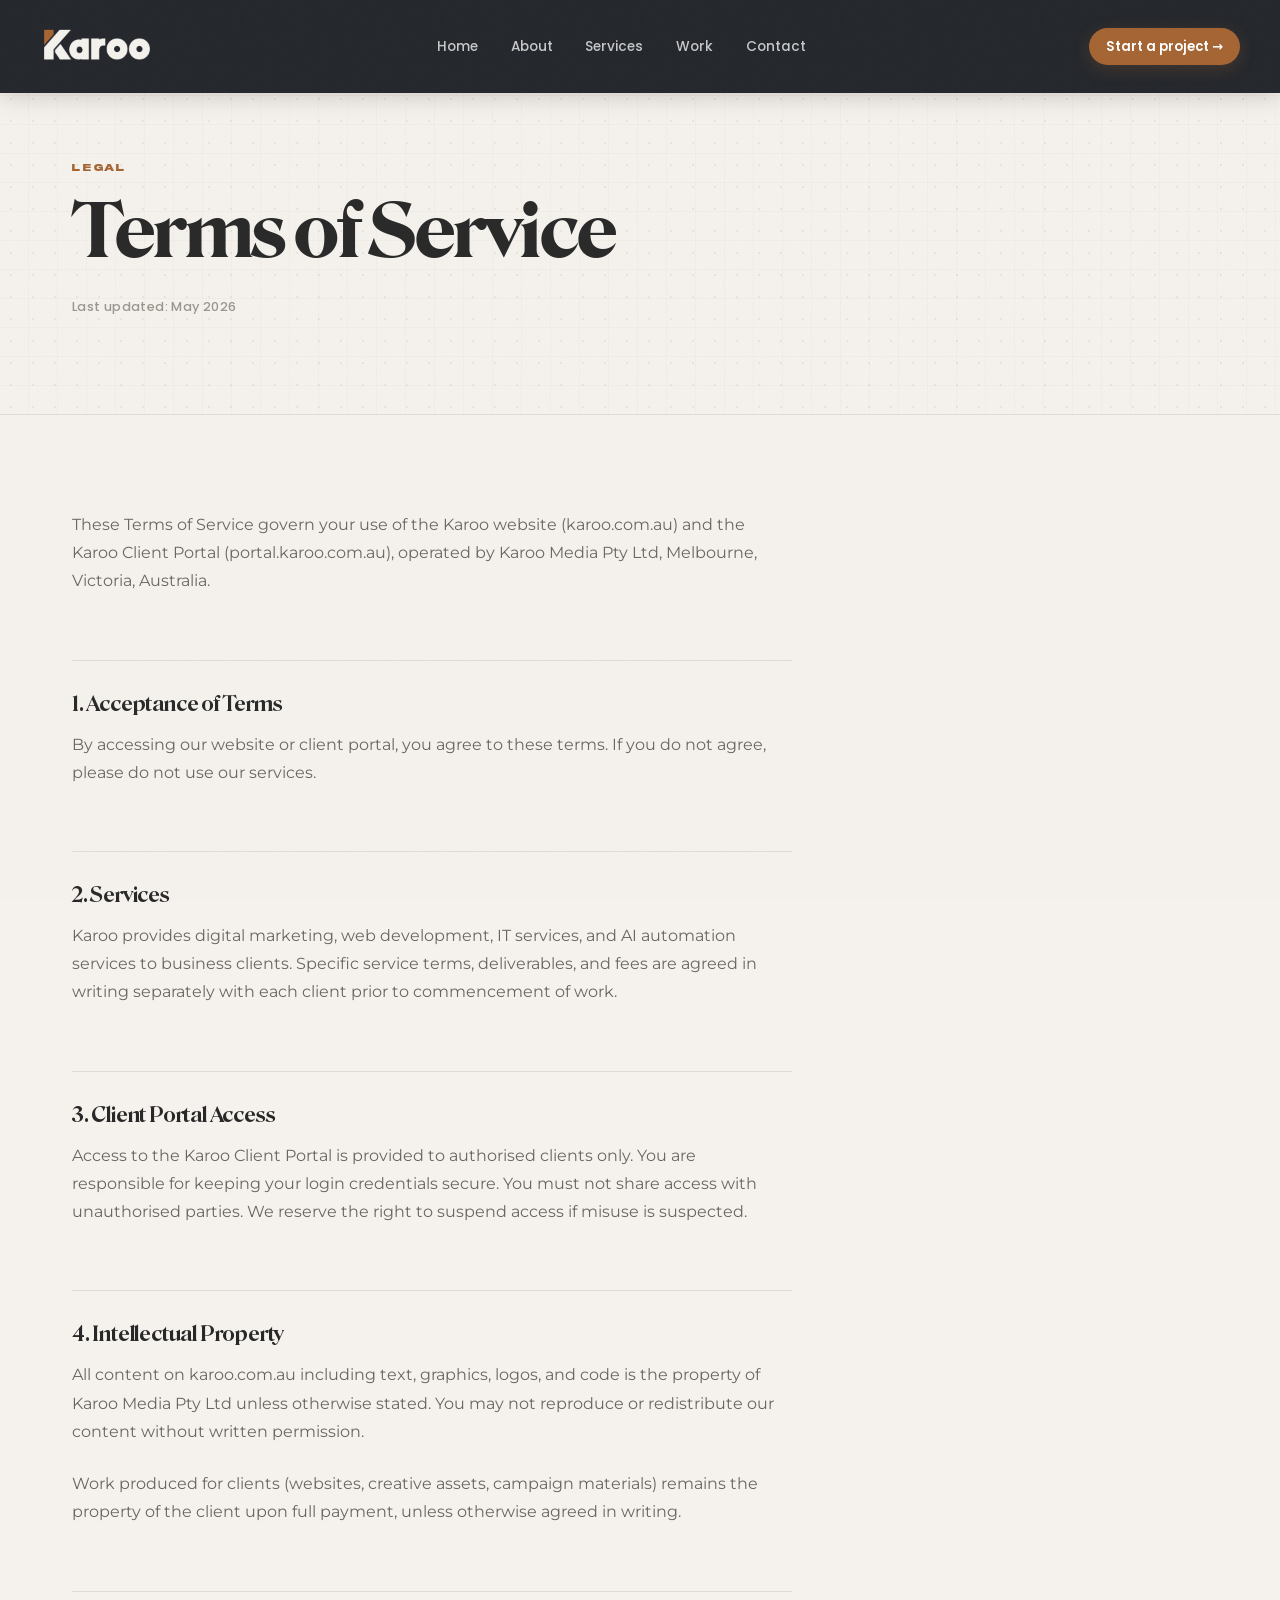
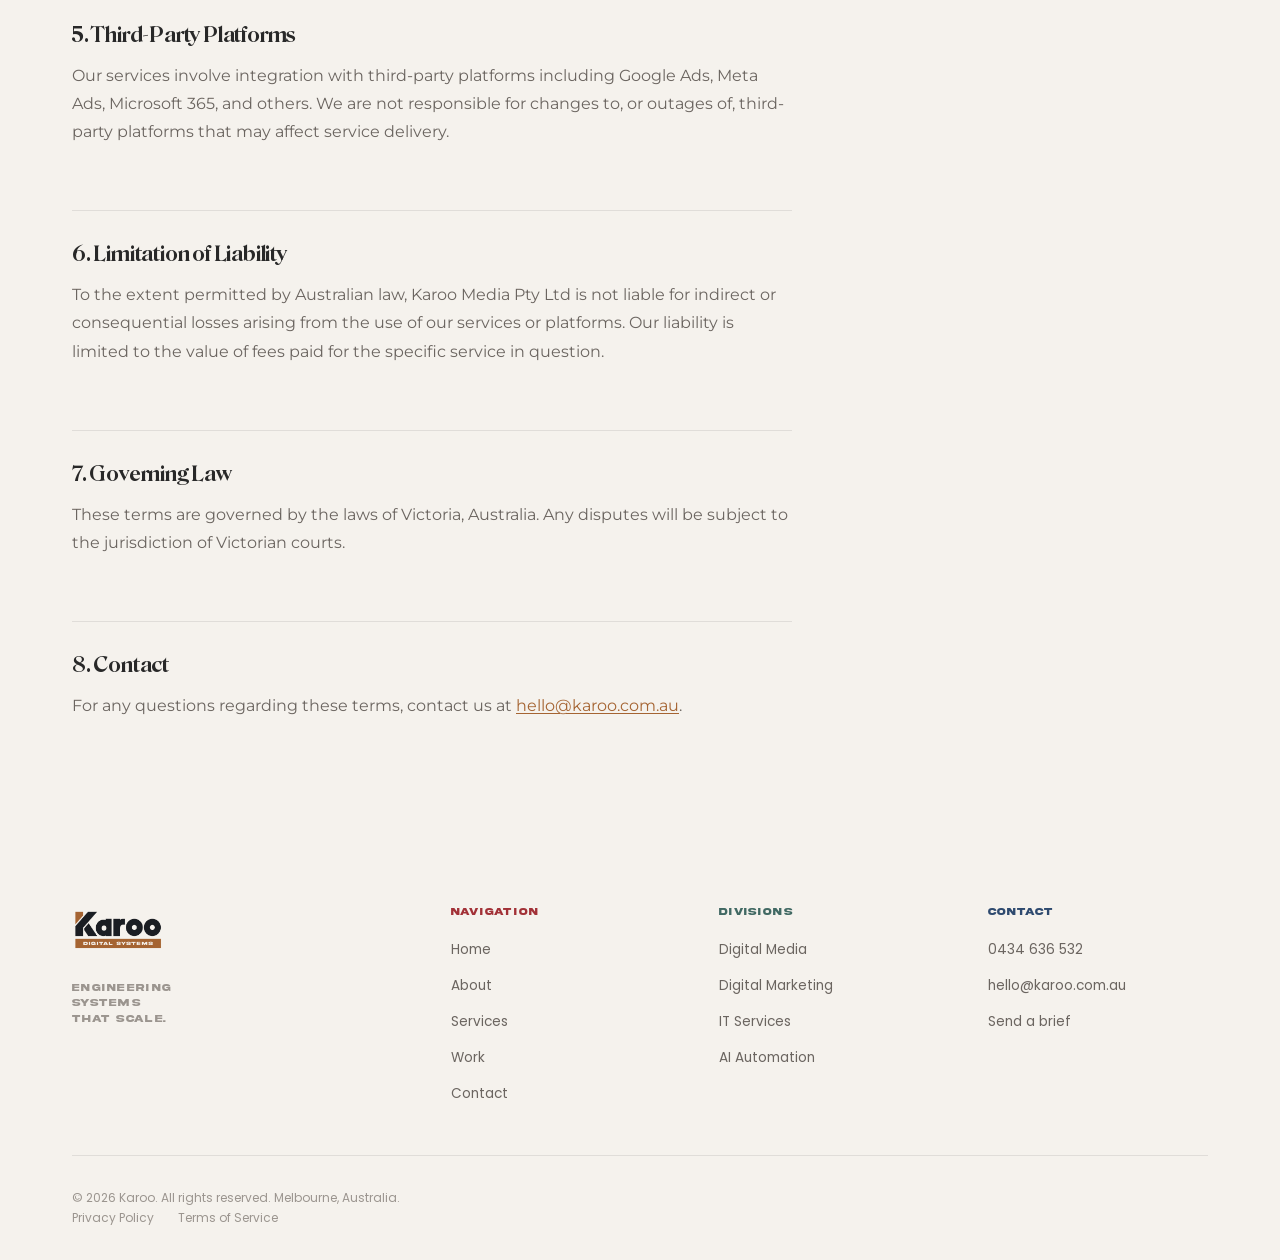
<file: terms.html>
<!DOCTYPE html>
<html lang="en">
<head>
  <meta charset="UTF-8">
  <meta name="viewport" content="width=device-width, initial-scale=1.0">
  <meta name="robots" content="index, follow">
  <meta name="theme-color" content="#A56432">
  <title>Terms of Service | Karoo Media</title>
  <meta name="description" content="Karoo Media's terms of service governing use of our website and client portal.">
  <link rel="canonical" href="https://karoo.com.au/terms">

  <link rel="preconnect" href="https://fonts.googleapis.com">
  <link rel="preconnect" href="https://fonts.gstatic.com" crossorigin>
  <link href="https://fonts.googleapis.com/css2?family=Montserrat:ital,wght@0,300;0,400;0,500;0,600;0,700;1,400&family=Poppins:wght@400;500;600;700&display=swap" rel="stylesheet">

  <link rel="preload" href="fonts/RoslindaleVariable-VF[Display]-Testing.ttf" as="font" type="font/ttf" crossorigin>

  <!-- Favicon -->
  <link rel="apple-touch-icon" sizes="180x180" href="/apple-touch-icon.png">
  <link rel="icon" type="image/png" sizes="32x32" href="/favicon-32x32.png">
  <link rel="icon" type="image/png" sizes="16x16" href="/favicon-16x16.png">
  <link rel="manifest" href="/site.webmanifest">

  <link rel="stylesheet" href="css/global.css">
  <link rel="stylesheet" href="css/components.css">

  <!-- GA4: paste your <script> tag here -->

<!-- Google tag (gtag.js) -->
<script async src="https://www.googletagmanager.com/gtag/js?id=G-V2R2YN0DMT"></script>
<script>
  window.dataLayer = window.dataLayer || [];
  function gtag(){dataLayer.push(arguments);}
  gtag('js', new Date());

  gtag('config', 'G-V2R2YN0DMT');
</script>
</head>
<body>

<!-- ── Navbar ─────────────────────────────────────────────── -->
<nav class="navbar" id="navbar" aria-label="Main navigation">
  <div class="navbar__inner">
    <a href="/" class="navbar__logo" aria-label="Karoo home">
      <img src="images/logos/Karoo-LIGHT.png" alt="Karoo" height="34" style="width:auto;">
    </a>
    <ul class="navbar__links" role="list">
      <li><a href="/">Home</a></li>
      <li><a href="/about">About</a></li>
      <li><a href="/services">Services</a></li>
      <li><a href="/work">Work</a></li>
      <li><a href="/contact">Contact</a></li>
    </ul>
    <a href="/contact" class="btn btn--primary navbar__cta btn--magnetic">Start a project →</a>
    <button class="navbar__toggle" aria-label="Toggle navigation" aria-expanded="false">
      <span></span><span></span><span></span>
    </button>
  </div>
  <nav class="navbar__mobile-menu" aria-label="Mobile navigation">
    <a href="/">Home</a>
    <a href="/about">About</a>
    <a href="/services">Services</a>
    <a href="/work">Work</a>
    <a href="/contact">Contact</a>
  </nav>
</nav>

<!-- ── Page Hero ──────────────────────────────────────────── -->
<header class="page-hero">
  <div class="page-hero__bar" aria-hidden="true"></div>
  <div class="container page-hero__inner">
    <p class="page-hero__eyebrow">Legal</p>
    <h1 class="page-hero__heading">Terms of Service</h1>
    <p class="legal-meta">Last updated: May 2026</p>
  </div>
</header>

<!-- ── Legal Content ──────────────────────────────────────── -->
<section class="legal-content" aria-label="Terms of Service content">
  <div class="container">
    <div class="legal-content__inner">

      <p>
        These Terms of Service govern your use of the Karoo website (karoo.com.au) and the
        Karoo Client Portal (portal.karoo.com.au), operated by Karoo Media Pty Ltd,
        Melbourne, Victoria, Australia.
      </p>

      <h2>1. Acceptance of Terms</h2>
      <p>
        By accessing our website or client portal, you agree to these terms. If you do not
        agree, please do not use our services.
      </p>

      <h2>2. Services</h2>
      <p>
        Karoo provides digital marketing, web development, IT services, and AI automation
        services to business clients. Specific service terms, deliverables, and fees are agreed
        in writing separately with each client prior to commencement of work.
      </p>

      <h2>3. Client Portal Access</h2>
      <p>
        Access to the Karoo Client Portal is provided to authorised clients only. You are
        responsible for keeping your login credentials secure. You must not share access with
        unauthorised parties. We reserve the right to suspend access if misuse is suspected.
      </p>

      <h2>4. Intellectual Property</h2>
      <p>
        All content on karoo.com.au including text, graphics, logos, and code is the property
        of Karoo Media Pty Ltd unless otherwise stated. You may not reproduce or redistribute
        our content without written permission.
      </p>
      <p>
        Work produced for clients (websites, creative assets, campaign materials) remains the
        property of the client upon full payment, unless otherwise agreed in writing.
      </p>

      <h2>5. Third-Party Platforms</h2>
      <p>
        Our services involve integration with third-party platforms including Google Ads,
        Meta Ads, Microsoft 365, and others. We are not responsible for changes to, or outages
        of, third-party platforms that may affect service delivery.
      </p>

      <h2>6. Limitation of Liability</h2>
      <p>
        To the extent permitted by Australian law, Karoo Media Pty Ltd is not liable for
        indirect or consequential losses arising from the use of our services or platforms.
        Our liability is limited to the value of fees paid for the specific service in question.
      </p>

      <h2>7. Governing Law</h2>
      <p>
        These terms are governed by the laws of Victoria, Australia. Any disputes will be
        subject to the jurisdiction of Victorian courts.
      </p>

      <h2>8. Contact</h2>
      <p>
        For any questions regarding these terms, contact us at
        <a href="mailto:hello@karoo.com.au">hello@karoo.com.au</a>.
      </p>

    </div>
  </div>
</section>

<!-- ── Footer ─────────────────────────────────────────────── -->
<footer class="footer" aria-label="Site footer">
  <div class="container">
    <div class="footer__top">
      <div>
        <img src="images/logos/Karoo-Digital-Systems.png" alt="Karoo" class="footer__logo" loading="lazy">
        <p class="footer__brand-tagline">Engineering<br>Systems<br>That Scale.</p>
      </div>
      <nav aria-label="Site links">
        <p class="footer__col-label">Navigation</p>
        <ul class="footer__links" role="list">
          <li><a href="/">Home</a></li>
          <li><a href="/about">About</a></li>
          <li><a href="/services">Services</a></li>
          <li><a href="/work">Work</a></li>
          <li><a href="/contact">Contact</a></li>
        </ul>
      </nav>
      <nav aria-label="Division links">
        <p class="footer__col-label">Divisions</p>
        <ul class="footer__links" role="list">
          <li><a href="/services#digital-media">Digital Media</a></li>
          <li><a href="/services#digital-marketing">Digital Marketing</a></li>
          <li><a href="/services#it-services">IT Services</a></li>
          <li><a href="/services#ai-automation">AI Automation</a></li>
        </ul>
      </nav>
      <div>
        <p class="footer__col-label">Contact</p>
        <ul class="footer__links" role="list">
          <li><a href="tel:0434636532">0434 636 532</a></li>
          <li><a href="mailto:hello@karoo.com.au">hello@karoo.com.au</a></li>
          <li><a href="/contact" class="footer__brief-btn">Send a brief</a></li>
        </ul>
      </div>
    </div>
  </div>
  <div class="footer__bottom-bar">
    <div class="container footer__bottom-bar__inner">
      <p class="footer__copy">&copy; 2026 Karoo. All rights reserved. Melbourne, Australia.</p>
      <nav class="footer__legal" aria-label="Legal links">
        <a href="/privacy">Privacy Policy</a>
        <a href="/terms">Terms of Service</a>
      </nav>
    </div>
  </div>
</footer>

<script src="js/main.js" defer></script>
</body>
</html>
</file>
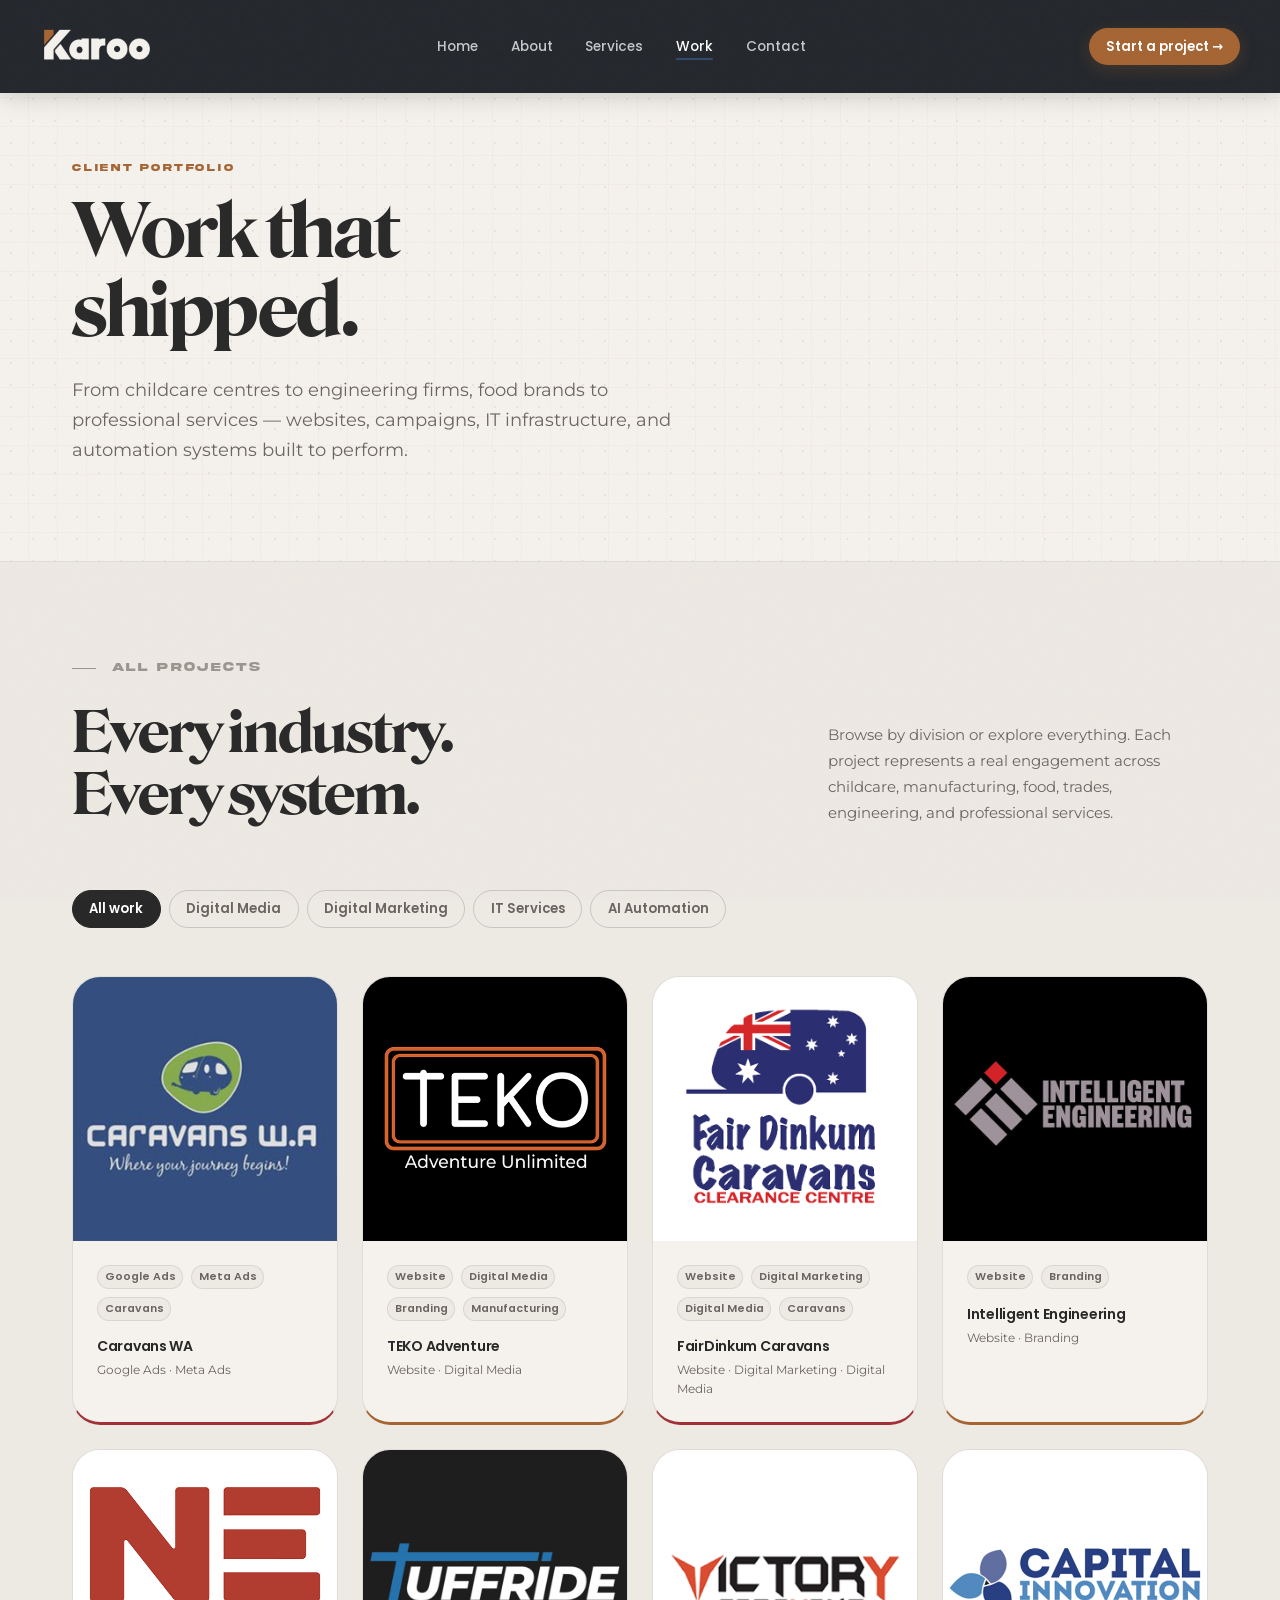
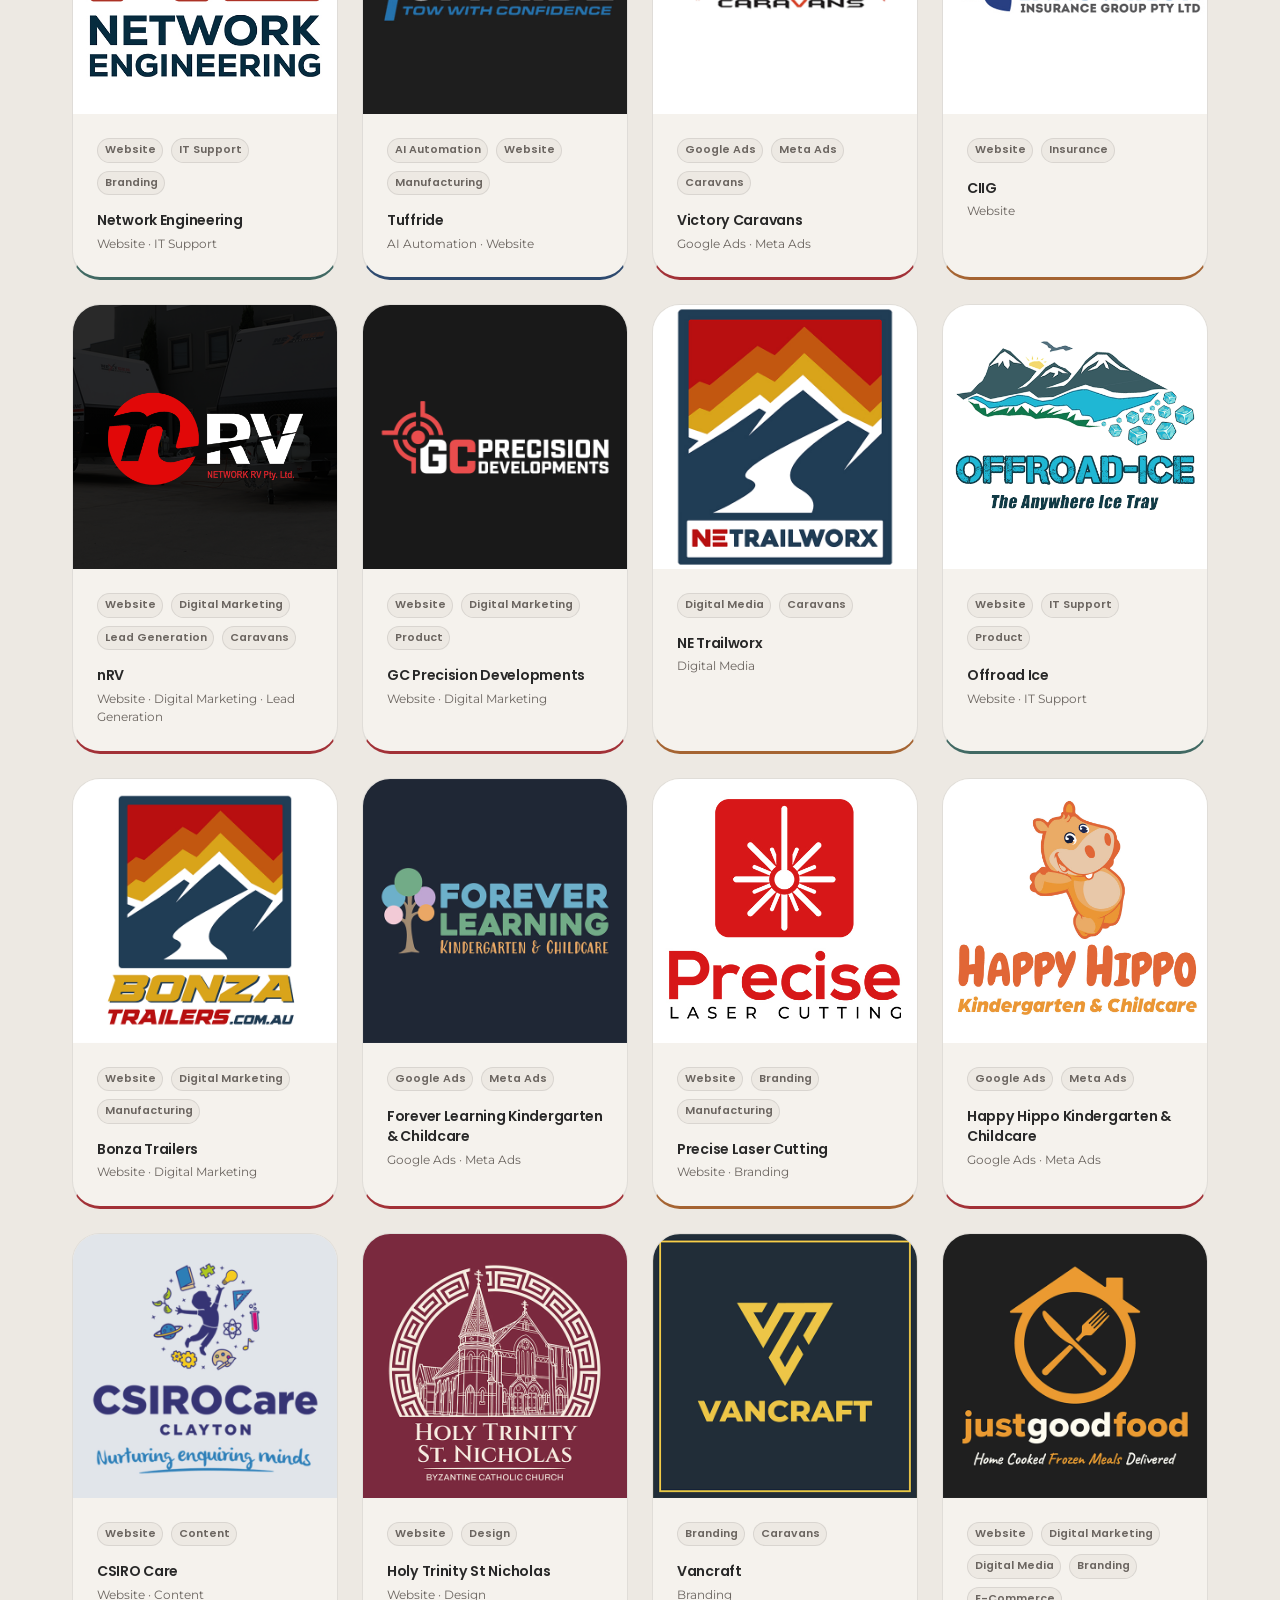
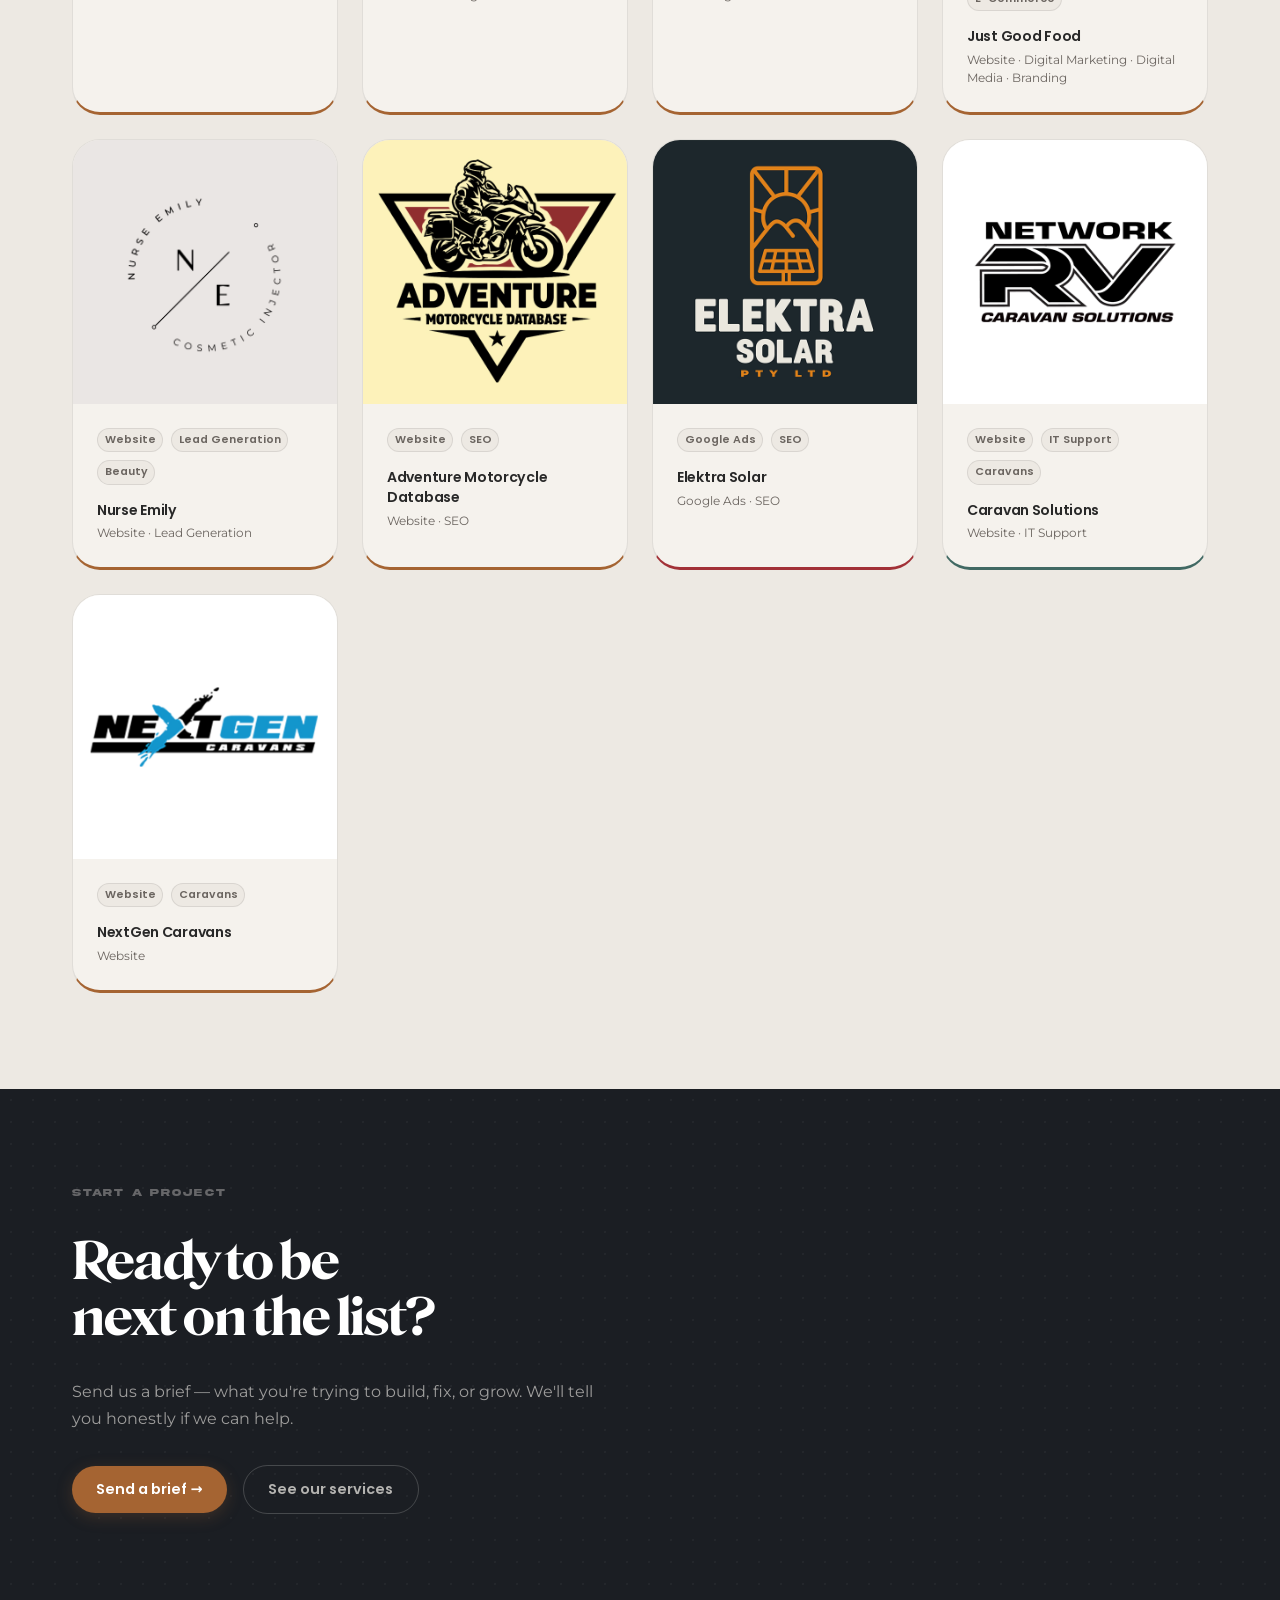
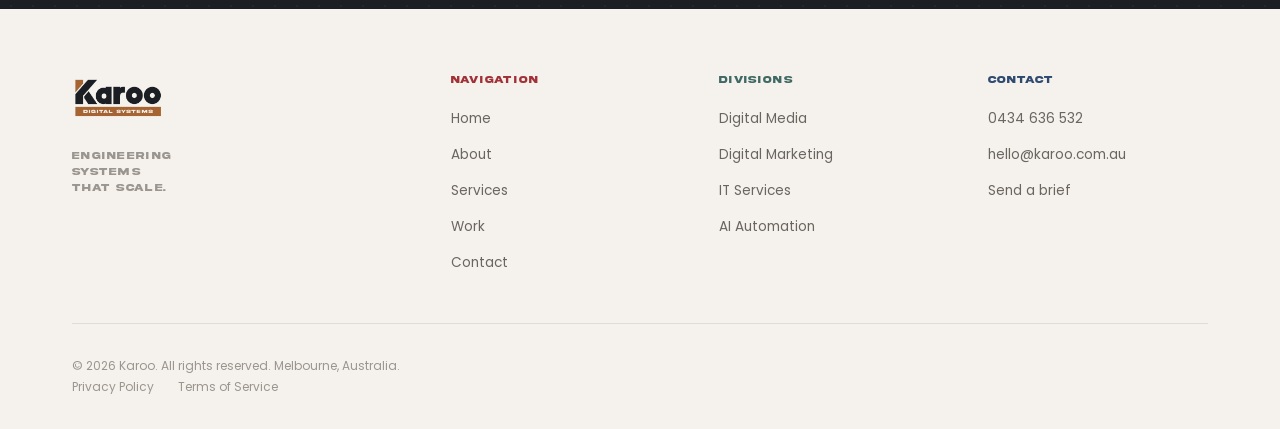
<file: work.html>
<!DOCTYPE html>
<html lang="en">
<head>
  <meta charset="UTF-8">
  <meta name="viewport" content="width=device-width, initial-scale=1.0">
  <meta name="robots" content="index, follow">
  <title>Client Work &amp; Projects | Karoo Media Melbourne</title>
  <meta name="description" content="25 client projects across digital marketing, web development, IT, and AI automation. Childcare, manufacturing, trades, food brands — see Karoo Media's track record.">
  <link rel="canonical" href="https://karoo.com.au/work">

  <!-- Open Graph -->
  <meta property="og:title" content="Our Work | Karoo Media Melbourne">
  <meta property="og:description" content="25 client projects across digital marketing, web development, IT, and AI automation. Melbourne digital agency with a track record.">
  <meta property="og:image" content="https://karoo.com.au/images/og/karoo-og-work.jpg">
  <meta property="og:url" content="https://karoo.com.au/work">
  <meta property="og:type" content="website">
  <meta property="og:site_name" content="Karoo Media">

  <!-- Twitter Card -->
  <meta name="twitter:card" content="summary_large_image">
  <meta name="twitter:title" content="Our Work | Karoo Media Melbourne">
  <meta name="twitter:description" content="Client projects across digital marketing, web development, IT, and AI automation.">
  <meta name="twitter:image" content="https://karoo.com.au/images/og/karoo-og-work.jpg">

  <link rel="preconnect" href="https://fonts.googleapis.com">
  <link rel="preconnect" href="https://fonts.gstatic.com" crossorigin>
  <link href="https://fonts.googleapis.com/css2?family=Montserrat:ital,wght@0,300;0,400;0,500;0,600;0,700;1,400&family=Poppins:wght@400;500;600;700&display=swap" rel="stylesheet">

  <link rel="preload" href="fonts/RoslindaleVariable-VF[Display]-Testing.ttf" as="font" type="font/ttf" crossorigin>

  <!-- Favicon -->
  <link rel="apple-touch-icon" sizes="180x180" href="/apple-touch-icon.png">
  <link rel="icon" type="image/png" sizes="32x32" href="/favicon-32x32.png">
  <link rel="icon" type="image/png" sizes="16x16" href="/favicon-16x16.png">
  <link rel="manifest" href="/site.webmanifest">
  <meta name="theme-color" content="#A56432">

  <link rel="stylesheet" href="css/global.css">
  <link rel="stylesheet" href="css/components.css">

  <!-- GA4: paste your <script> tag here -->

<!-- Google tag (gtag.js) -->
<script async src="https://www.googletagmanager.com/gtag/js?id=G-V2R2YN0DMT"></script>
<script>
  window.dataLayer = window.dataLayer || [];
  function gtag(){dataLayer.push(arguments);}
  gtag('js', new Date());

  gtag('config', 'G-V2R2YN0DMT');
</script>
</head>
<body>

<!-- ── Navbar ─────────────────────────────────────────────── -->
<nav class="navbar" id="navbar" aria-label="Main navigation">
  <div class="navbar__inner">
    <a href="/" class="navbar__logo" aria-label="Karoo home">
      <img src="images/logos/Karoo-LIGHT.png" alt="Karoo" height="34" style="width:auto;">
    </a>
    <ul class="navbar__links" role="list">
      <li><a href="/">Home</a></li>
      <li><a href="/about">About</a></li>
      <li><a href="/services">Services</a></li>
      <li><a href="/work" class="active">Work</a></li>
      <li><a href="/contact">Contact</a></li>
    </ul>
    <a href="/contact" class="btn btn--primary navbar__cta btn--magnetic">Start a project →</a>
    <button class="navbar__toggle" aria-label="Toggle navigation" aria-expanded="false">
      <span></span><span></span><span></span>
    </button>
  </div>
  <nav class="navbar__mobile-menu" aria-label="Mobile navigation">
    <a href="/">Home</a>
    <a href="/about">About</a>
    <a href="/services">Services</a>
    <a href="/work">Work</a>
    <a href="/contact">Contact</a>
  </nav>
</nav>

<!-- ── Page Hero ──────────────────────────────────────────── -->
<header class="page-hero">
  <div class="page-hero__bar" aria-hidden="true"></div>
  <div class="container page-hero__inner">
    <p class="page-hero__eyebrow">Client portfolio</p>
    <h1 class="page-hero__heading">Work that<br>shipped.</h1>
    <p class="page-hero__sub">
      From childcare centres to engineering firms, food brands to professional services —
      websites, campaigns, IT infrastructure, and automation systems built to perform.
    </p>
  </div>
</header>

<!-- ── Project Grid ───────────────────────────────────────── -->
<section class="proof" style="background:var(--bg-raised);" aria-labelledby="work-heading">
  <div class="container">

    <div class="proof__header">
      <div>
        <p class="section-label reveal" id="work-heading">All projects</p>
        <h2 class="reveal reveal--delay-1">Every industry.<br>Every system.</h2>
      </div>
      <p class="reveal reveal--delay-2" style="max-width:38ch; font-size:0.95rem;">
        Browse by division or explore everything. Each project represents a real engagement
        across childcare, manufacturing, food, trades, engineering, and professional services.
      </p>
    </div>

    <!-- Filter bar -->
    <div class="work-filters" role="group" aria-label="Filter projects by division">
      <button class="filter-btn active" data-filter="all">All work</button>
      <button class="filter-btn" data-filter="media">Digital Media</button>
      <button class="filter-btn" data-filter="marketing">Digital Marketing</button>
      <button class="filter-btn" data-filter="it">IT Services</button>
      <button class="filter-btn" data-filter="ai">AI Automation</button>
    </div>

    <!-- Project grid — 25 clients -->
    <div class="work-grid" role="list" aria-label="Client projects">

      <!-- Adventure Motorcycle Database — Web + SEO -->
      <article class="project-card" data-division="media" role="listitem">
        <div class="project-card__thumb">
          <div class="project-card__thumb-inner">
            <img src="images/client-logos/Adventure_Motorcycle_Database.jpg" alt="Adventure Motorcycle Database" loading="lazy">
          </div>
        </div>
        <div class="project-card__body">
          <div class="project-card__tags">
            <span class="tag">Website</span>
            <span class="tag">SEO</span>
          </div>
          <h3 class="project-card__title">Adventure Motorcycle Database</h3>
          <p class="project-card__outcome">Website · SEO</p>
        </div>
      </article>

      <!-- Bonza Trailers — Website + Digital Marketing -->
      <article class="project-card" data-division="marketing" role="listitem">
        <div class="project-card__thumb">
          <div class="project-card__thumb-inner">
            <img src="images/client-logos/Bonza_Trailers.jpg" alt="Bonza Trailers" loading="lazy">
          </div>
        </div>
        <div class="project-card__body">
          <div class="project-card__tags">
            <span class="tag">Website</span>
            <span class="tag">Digital Marketing</span>
            <span class="tag">Manufacturing</span>
          </div>
          <h3 class="project-card__title">Bonza Trailers</h3>
          <p class="project-card__outcome">Website · Digital Marketing</p>
        </div>
      </article>

      <!-- Caravan Solutions — Website + IT Support -->
      <article class="project-card" data-division="it" role="listitem">
        <div class="project-card__thumb">
          <div class="project-card__thumb-inner">
            <img src="images/client-logos/CaravanSolutions.jpg" alt="Caravan Solutions" loading="lazy">
          </div>
        </div>
        <div class="project-card__body">
          <div class="project-card__tags">
            <span class="tag">Website</span>
            <span class="tag">IT Support</span>
            <span class="tag">Caravans</span>
          </div>
          <h3 class="project-card__title">Caravan Solutions</h3>
          <p class="project-card__outcome">Website · IT Support</p>
        </div>
      </article>

      <!-- Caravans WA — Google Ads + Meta Ads -->
      <article class="project-card" data-division="marketing" role="listitem">
        <div class="project-card__thumb">
          <div class="project-card__thumb-inner">
            <img src="images/client-logos/Caravans_WA.jpg" alt="Caravans WA" loading="lazy">
          </div>
        </div>
        <div class="project-card__body">
          <div class="project-card__tags">
            <span class="tag">Google Ads</span>
            <span class="tag">Meta Ads</span>
            <span class="tag">Caravans</span>
          </div>
          <h3 class="project-card__title">Caravans WA</h3>
          <p class="project-card__outcome">Google Ads · Meta Ads</p>
        </div>
      </article>

      <!-- CIIG — Website -->
      <article class="project-card" data-division="media" role="listitem">
        <div class="project-card__thumb">
          <div class="project-card__thumb-inner">
            <img src="images/client-logos/CIIG.jpg" alt="CIIG" loading="lazy">
          </div>
        </div>
        <div class="project-card__body">
          <div class="project-card__tags">
            <span class="tag">Website</span>
            <span class="tag">Insurance</span>
          </div>
          <h3 class="project-card__title">CIIG</h3>
          <p class="project-card__outcome">Website</p>
        </div>
      </article>

      <!-- CSIRO Care — Web + Content -->
      <article class="project-card" data-division="media" role="listitem">
        <div class="project-card__thumb">
          <div class="project-card__thumb-inner">
            <img src="images/client-logos/CSIRO_Care.jpg" alt="CSIRO Care" loading="lazy">
          </div>
        </div>
        <div class="project-card__body">
          <div class="project-card__tags">
            <span class="tag">Website</span>
            <span class="tag">Content</span>
          </div>
          <h3 class="project-card__title">CSIRO Care</h3>
          <p class="project-card__outcome">Website · Content</p>
        </div>
      </article>

      <!-- Elektra Solar — Google Ads + SEO -->
      <article class="project-card" data-division="marketing" role="listitem">
        <div class="project-card__thumb">
          <div class="project-card__thumb-inner">
            <img src="images/client-logos/Elektra_Solar.jpg" alt="Elektra Solar" loading="lazy">
          </div>
        </div>
        <div class="project-card__body">
          <div class="project-card__tags">
            <span class="tag">Google Ads</span>
            <span class="tag">SEO</span>
          </div>
          <h3 class="project-card__title">Elektra Solar</h3>
          <p class="project-card__outcome">Google Ads · SEO</p>
        </div>
      </article>

      <!-- Fair Dinkum Caravans — Website + Digital Marketing + Digital Media -->
      <article class="project-card" data-division="marketing" role="listitem">
        <div class="project-card__thumb">
          <div class="project-card__thumb-inner">
            <img src="images/client-logos/FairDinkum_Caravans.png" alt="FairDinkum Caravans" loading="lazy">
          </div>
        </div>
        <div class="project-card__body">
          <div class="project-card__tags">
            <span class="tag">Website</span>
            <span class="tag">Digital Marketing</span>
            <span class="tag">Digital Media</span>
            <span class="tag">Caravans</span>
          </div>
          <h3 class="project-card__title">FairDinkum Caravans</h3>
          <p class="project-card__outcome">Website · Digital Marketing · Digital Media</p>
        </div>
      </article>

      <!-- Forever Learning — Google Ads + Meta Ads -->
      <article class="project-card" data-division="marketing" role="listitem">
        <div class="project-card__thumb">
          <div class="project-card__thumb-inner">
            <img src="images/client-logos/Forever_Learning_Kindergarten_Childcare.jpg" alt="Forever Learning Kindergarten &amp; Childcare" loading="lazy">
          </div>
        </div>
        <div class="project-card__body">
          <div class="project-card__tags">
            <span class="tag">Google Ads</span>
            <span class="tag">Meta Ads</span>
          </div>
          <h3 class="project-card__title">Forever Learning Kindergarten &amp; Childcare</h3>
          <p class="project-card__outcome">Google Ads · Meta Ads</p>
        </div>
      </article>

      <!-- GC Precision Developments — Website + Digital Marketing -->
      <article class="project-card" data-division="marketing" role="listitem">
        <div class="project-card__thumb">
          <div class="project-card__thumb-inner">
            <img src="images/client-logos/GCPD.jpg" alt="GC Precision Developments" loading="lazy">
          </div>
        </div>
        <div class="project-card__body">
          <div class="project-card__tags">
            <span class="tag">Website</span>
            <span class="tag">Digital Marketing</span>
            <span class="tag">Product</span>
          </div>
          <h3 class="project-card__title">GC Precision Developments</h3>
          <p class="project-card__outcome">Website · Digital Marketing</p>
        </div>
      </article>

      <!-- Happy Hippo — Google Ads + Meta Ads -->
      <article class="project-card" data-division="marketing" role="listitem">
        <div class="project-card__thumb">
          <div class="project-card__thumb-inner">
            <img src="images/client-logos/Happy_Hippo_Kindergarten_Childcare.jpg" alt="Happy Hippo Kindergarten &amp; Childcare" loading="lazy">
          </div>
        </div>
        <div class="project-card__body">
          <div class="project-card__tags">
            <span class="tag">Google Ads</span>
            <span class="tag">Meta Ads</span>
          </div>
          <h3 class="project-card__title">Happy Hippo Kindergarten &amp; Childcare</h3>
          <p class="project-card__outcome">Google Ads · Meta Ads</p>
        </div>
      </article>

      <!-- Holy Trinity St Nicholas — Web + Design -->
      <article class="project-card" data-division="media" role="listitem">
        <div class="project-card__thumb">
          <div class="project-card__thumb-inner">
            <img src="images/client-logos/Holy_Trinity_St_Nicholas.jpg" alt="Holy Trinity St Nicholas" loading="lazy">
          </div>
        </div>
        <div class="project-card__body">
          <div class="project-card__tags">
            <span class="tag">Website</span>
            <span class="tag">Design</span>
          </div>
          <h3 class="project-card__title">Holy Trinity St Nicholas</h3>
          <p class="project-card__outcome">Website · Design</p>
        </div>
      </article>

      <!-- Intelligent Engineering — Web + Branding -->
      <article class="project-card" data-division="media" role="listitem">
        <div class="project-card__thumb">
          <div class="project-card__thumb-inner">
            <img src="images/client-logos/Intelligent_Engineering.jpg" alt="Intelligent Engineering" loading="lazy">
          </div>
        </div>
        <div class="project-card__body">
          <div class="project-card__tags">
            <span class="tag">Website</span>
            <span class="tag">Branding</span>
          </div>
          <h3 class="project-card__title">Intelligent Engineering</h3>
          <p class="project-card__outcome">Website · Branding</p>
        </div>
      </article>

      <!-- Just Good Food — Website + Digital Marketing + Digital Media + Branding -->
      <article class="project-card" data-division="media" role="listitem">
        <div class="project-card__thumb">
          <div class="project-card__thumb-inner">
            <img src="images/client-logos/Just_Good_Food.jpg" alt="Just Good Food" loading="lazy">
          </div>
        </div>
        <div class="project-card__body">
          <div class="project-card__tags">
            <span class="tag">Website</span>
            <span class="tag">Digital Marketing</span>
            <span class="tag">Digital Media</span>
            <span class="tag">Branding</span>
            <span class="tag">E-Commerce</span>
          </div>
          <h3 class="project-card__title">Just Good Food</h3>
          <p class="project-card__outcome">Website · Digital Marketing · Digital Media · Branding</p>
        </div>
      </article>

      <!-- Network Engineering — Website + IT Support -->
      <article class="project-card" data-division="it" role="listitem">
        <div class="project-card__thumb">
          <div class="project-card__thumb-inner">
            <img src="images/client-logos/Network_Engineering.jpg" alt="Network Engineering" loading="lazy">
          </div>
        </div>
        <div class="project-card__body">
          <div class="project-card__tags">
            <span class="tag">Website</span>
            <span class="tag">IT Support</span>
            <span class="tag">Branding</span>
          </div>
          <h3 class="project-card__title">Network Engineering</h3>
          <p class="project-card__outcome">Website · IT Support</p>
        </div>
      </article>

      <!-- NETrailworx — Digital Media -->
      <article class="project-card" data-division="media" role="listitem">
        <div class="project-card__thumb">
          <div class="project-card__thumb-inner">
            <img src="images/client-logos/NE_Trailworx.jpg" alt="NE Trailworx" loading="lazy">
          </div>
        </div>
        <div class="project-card__body">
          <div class="project-card__tags">
            <span class="tag">Digital Media</span>
            <span class="tag">Caravans</span>
          </div>
          <h3 class="project-card__title">NE Trailworx</h3>
          <p class="project-card__outcome">Digital Media</p>
        </div>
      </article>

      <!-- NextGen Caravans — Website -->
      <article class="project-card" data-division="media" role="listitem">
        <div class="project-card__thumb">
          <div class="project-card__thumb-inner">
            <img src="images/client-logos/NextGen_Caravans.jpg" alt="NextGen Caravans" loading="lazy">
          </div>
        </div>
        <div class="project-card__body">
          <div class="project-card__tags">
            <span class="tag">Website</span>
            <span class="tag">Caravans</span>
          </div>
          <h3 class="project-card__title">NextGen Caravans</h3>
          <p class="project-card__outcome">Website</p>
        </div>
      </article>

      <!-- nRV — Website + Digital Marketing + Lead Generation -->
      <article class="project-card" data-division="marketing" role="listitem">
        <div class="project-card__thumb">
          <div class="project-card__thumb-inner">
            <img src="images/client-logos/nRV.png" alt="nRV" loading="lazy">
          </div>
        </div>
        <div class="project-card__body">
          <div class="project-card__tags">
            <span class="tag">Website</span>
            <span class="tag">Digital Marketing</span>
            <span class="tag">Lead Generation</span>
            <span class="tag">Caravans</span>
          </div>
          <h3 class="project-card__title">nRV</h3>
          <p class="project-card__outcome">Website · Digital Marketing · Lead Generation</p>
        </div>
      </article>

      <!-- Nurse Emily — Website + Lead Generation -->
      <article class="project-card" data-division="media" role="listitem">
        <div class="project-card__thumb">
          <div class="project-card__thumb-inner">
            <img src="images/client-logos/Nurse_Emily.png" alt="Nurse Emily" loading="lazy">
          </div>
        </div>
        <div class="project-card__body">
          <div class="project-card__tags">
            <span class="tag">Website</span>
            <span class="tag">Lead Generation</span>
            <span class="tag">Beauty</span>
          </div>
          <h3 class="project-card__title">Nurse Emily</h3>
          <p class="project-card__outcome">Website · Lead Generation</p>
        </div>
      </article>

      <!-- Offroad Ice — Website + IT Support -->
      <article class="project-card" data-division="it" role="listitem">
        <div class="project-card__thumb">
          <div class="project-card__thumb-inner">
            <img src="images/client-logos/OFFROAD-ICE.png" alt="Offroad Ice" loading="lazy">
          </div>
        </div>
        <div class="project-card__body">
          <div class="project-card__tags">
            <span class="tag">Website</span>
            <span class="tag">IT Support</span>
            <span class="tag">Product</span>
          </div>
          <h3 class="project-card__title">Offroad Ice</h3>
          <p class="project-card__outcome">Website · IT Support</p>
        </div>
      </article>

      <!-- Precise Laser Cutting — Website + Branding -->
      <article class="project-card" data-division="media" role="listitem">
        <div class="project-card__thumb">
          <div class="project-card__thumb-inner">
            <img src="images/client-logos/Precise_Laser_Cutting.jpg" alt="Precise Laser Cutting" loading="lazy">
          </div>
        </div>
        <div class="project-card__body">
          <div class="project-card__tags">
            <span class="tag">Website</span>
            <span class="tag">Branding</span>
            <span class="tag">Manufacturing</span>
          </div>
          <h3 class="project-card__title">Precise Laser Cutting</h3>
          <p class="project-card__outcome">Website · Branding</p>
        </div>
      </article>

      <!-- TEKO Adventure — Website + Digital Media -->
      <article class="project-card" data-division="media" role="listitem">
        <div class="project-card__thumb">
          <div class="project-card__thumb-inner">
            <img src="images/client-logos/TEKO_Adventure.jpg" alt="TEKO Adventure" loading="lazy">
          </div>
        </div>
        <div class="project-card__body">
          <div class="project-card__tags">
            <span class="tag">Website</span>
            <span class="tag">Digital Media</span>
            <span class="tag">Branding</span>
            <span class="tag">Manufacturing</span>
          </div>
          <h3 class="project-card__title">TEKO Adventure</h3>
          <p class="project-card__outcome">Website · Digital Media</p>
        </div>
      </article>

      <!-- Tuffride — AI Automation + Website -->
      <article class="project-card" data-division="ai" role="listitem">
        <div class="project-card__thumb">
          <div class="project-card__thumb-inner">
            <img src="images/client-logos/Tuffride.jpg" alt="Tuffride" loading="lazy">
          </div>
        </div>
        <div class="project-card__body">
          <div class="project-card__tags">
            <span class="tag">AI Automation</span>
            <span class="tag">Website</span>
            <span class="tag">Manufacturing</span>
          </div>
          <h3 class="project-card__title">Tuffride</h3>
          <p class="project-card__outcome">AI Automation · Website</p>
        </div>
      </article>

      <!-- Vancraft — Branding -->
      <article class="project-card" data-division="media" role="listitem">
        <div class="project-card__thumb">
          <div class="project-card__thumb-inner">
            <img src="images/client-logos/Vancraft.jpg" alt="Vancraft" loading="lazy">
          </div>
        </div>
        <div class="project-card__body">
          <div class="project-card__tags">
            <span class="tag">Branding</span>
            <span class="tag">Caravans</span>
          </div>
          <h3 class="project-card__title">Vancraft</h3>
          <p class="project-card__outcome">Branding</p>
        </div>
      </article>

      <!-- Victory Caravans — Google Ads + Meta Ads -->
      <article class="project-card" data-division="marketing" role="listitem">
        <div class="project-card__thumb">
          <div class="project-card__thumb-inner">
            <img src="images/client-logos/Victory_Caravans.jpg" alt="Victory Caravans" loading="lazy">
          </div>
        </div>
        <div class="project-card__body">
          <div class="project-card__tags">
            <span class="tag">Google Ads</span>
            <span class="tag">Meta Ads</span>
            <span class="tag">Caravans</span>
          </div>
          <h3 class="project-card__title">Victory Caravans</h3>
          <p class="project-card__outcome">Google Ads · Meta Ads</p>
        </div>
      </article>

    </div><!-- /work-grid -->
  </div>
</section>

<!-- ── CTA Band ────────────────────────────────────────────── -->
<section class="cta-band" aria-labelledby="work-cta-heading">
  <div class="container">
    <div class="cta-band__inner">
      <p class="cta-band__eyebrow">Start a project</p>
      <h2 class="cta-band__heading" id="work-cta-heading">Ready to be<br>next on the list?</h2>
      <p class="cta-band__body">
        Send us a brief — what you're trying to build, fix, or grow.
        We'll tell you honestly if we can help.
      </p>
      <div class="cta-band__actions">
        <a href="/contact" class="btn btn--primary btn--magnetic">Send a brief →</a>
        <a href="/services" class="btn btn--secondary">See our services</a>
      </div>
    </div>
  </div>
</section>

<!-- ── Footer ─────────────────────────────────────────────── -->
<footer class="footer" aria-label="Site footer">
  <div class="container">
    <div class="footer__top">
      <div>
        <img src="images/logos/Karoo-Digital-Systems.png" alt="Karoo" class="footer__logo" loading="lazy">
        <p class="footer__brand-tagline">Engineering<br>Systems<br>That Scale.</p>
      </div>
      <nav aria-label="Site links">
        <p class="footer__col-label">Navigation</p>
        <ul class="footer__links" role="list">
          <li><a href="/">Home</a></li>
          <li><a href="/about">About</a></li>
          <li><a href="/services">Services</a></li>
          <li><a href="/work">Work</a></li>
          <li><a href="/contact">Contact</a></li>
        </ul>
      </nav>
      <nav aria-label="Division links">
        <p class="footer__col-label">Divisions</p>
        <ul class="footer__links" role="list">
          <li><a href="/services#digital-media">Digital Media</a></li>
          <li><a href="/services#digital-marketing">Digital Marketing</a></li>
          <li><a href="/services#it-services">IT Services</a></li>
          <li><a href="/services#ai-automation">AI Automation</a></li>
        </ul>
      </nav>
      <div>
        <p class="footer__col-label">Contact</p>
        <ul class="footer__links" role="list">
          <li><a href="tel:0434636532">0434 636 532</a></li>
          <li><a href="mailto:hello@karoo.com.au">hello@karoo.com.au</a></li>
          <li><a href="/contact">Send a brief</a></li>
        </ul>
      </div>
    </div>
  </div>
  <div class="footer__bottom-bar">
    <div class="container footer__bottom-bar__inner">
      <p class="footer__copy">&copy; 2026 Karoo. All rights reserved. Melbourne, Australia.</p>
      <nav class="footer__legal" aria-label="Legal links">
        <a href="/privacy">Privacy Policy</a>
        <a href="/terms">Terms of Service</a>
      </nav>
    </div>
  </div>
</footer>

<!-- ── Schema: Work page ───────────────────────────────────── -->
<script type="application/ld+json">
{
  "@context": "https://schema.org",
  "@type": "CollectionPage",
  "name": "Karoo Media — Client Work",
  "url": "https://karoo.com.au/work",
  "description": "Portfolio of digital marketing, web development, IT, and AI automation projects delivered by Karoo Media for Australian businesses.",
  "provider": { "@id": "https://karoo.com.au/#business" }
}
</script>

<script src="js/main.js" defer></script>
</body>
</html>
</file>
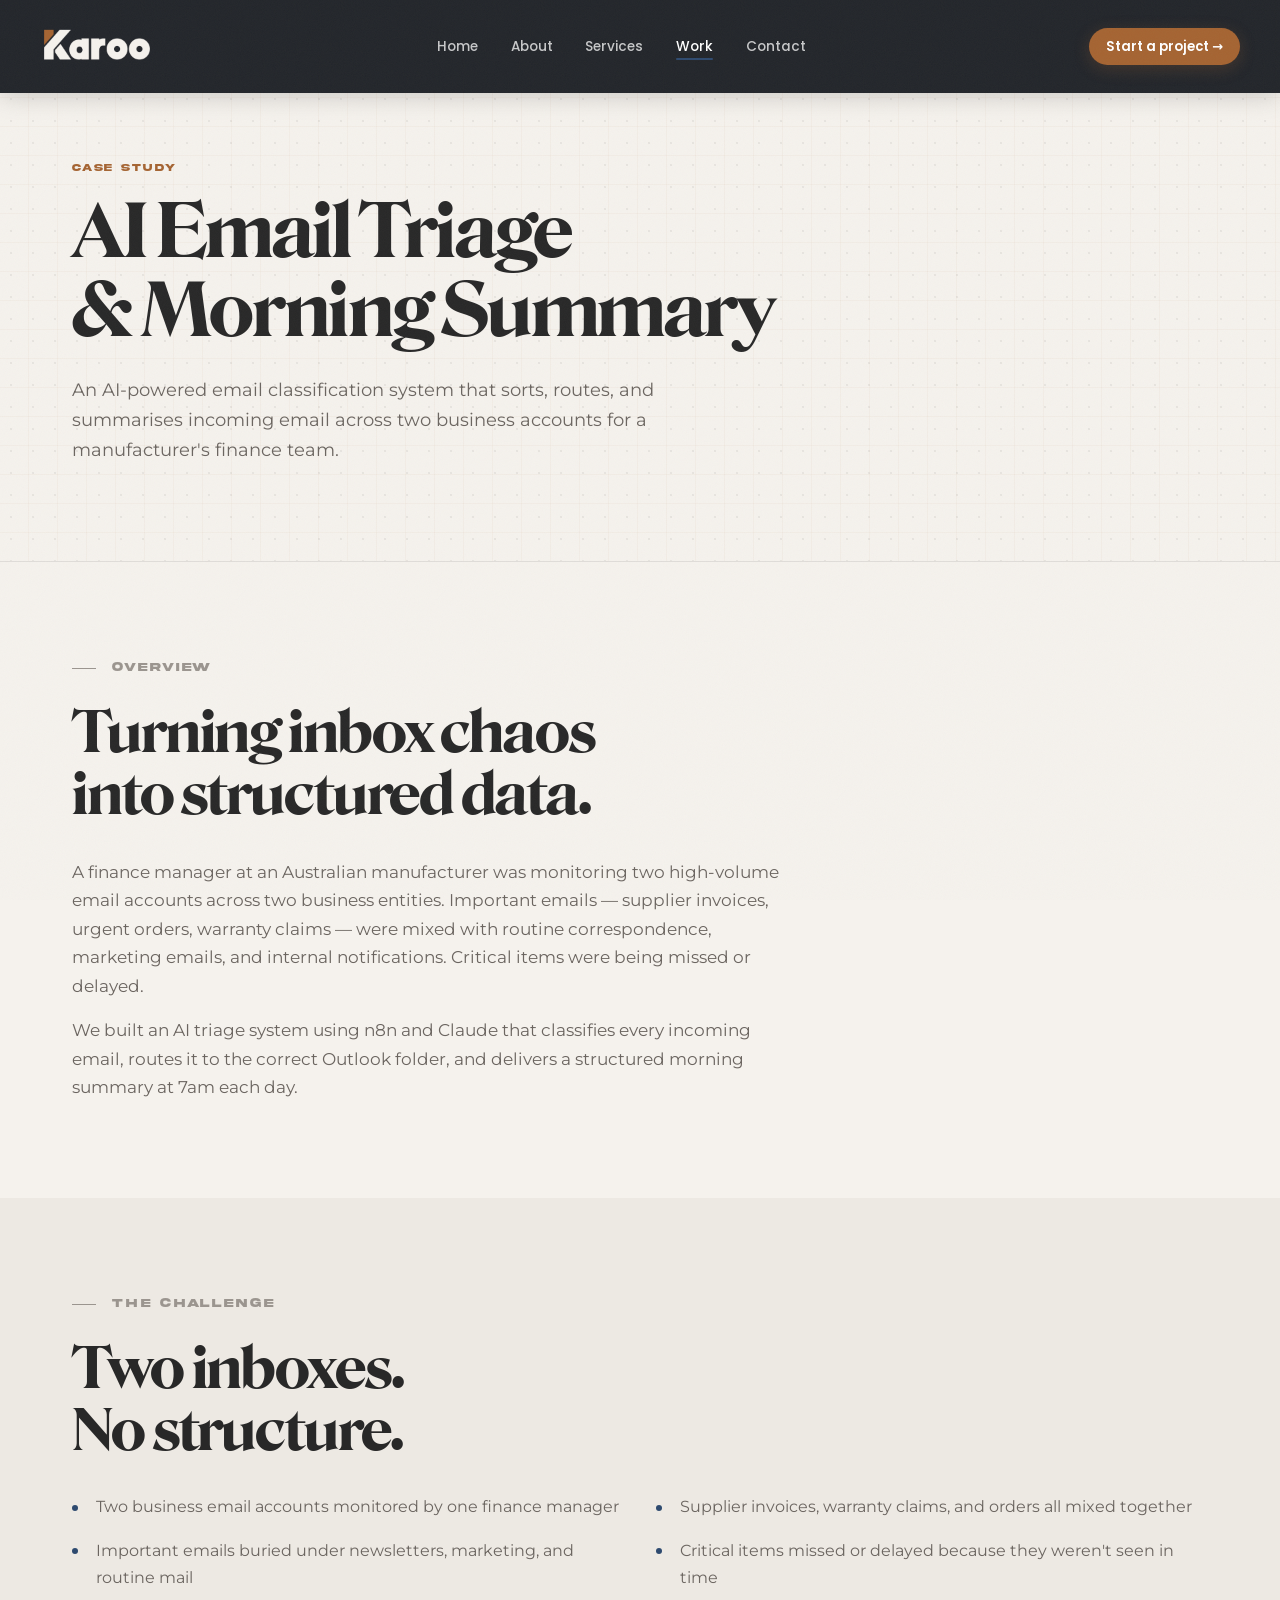
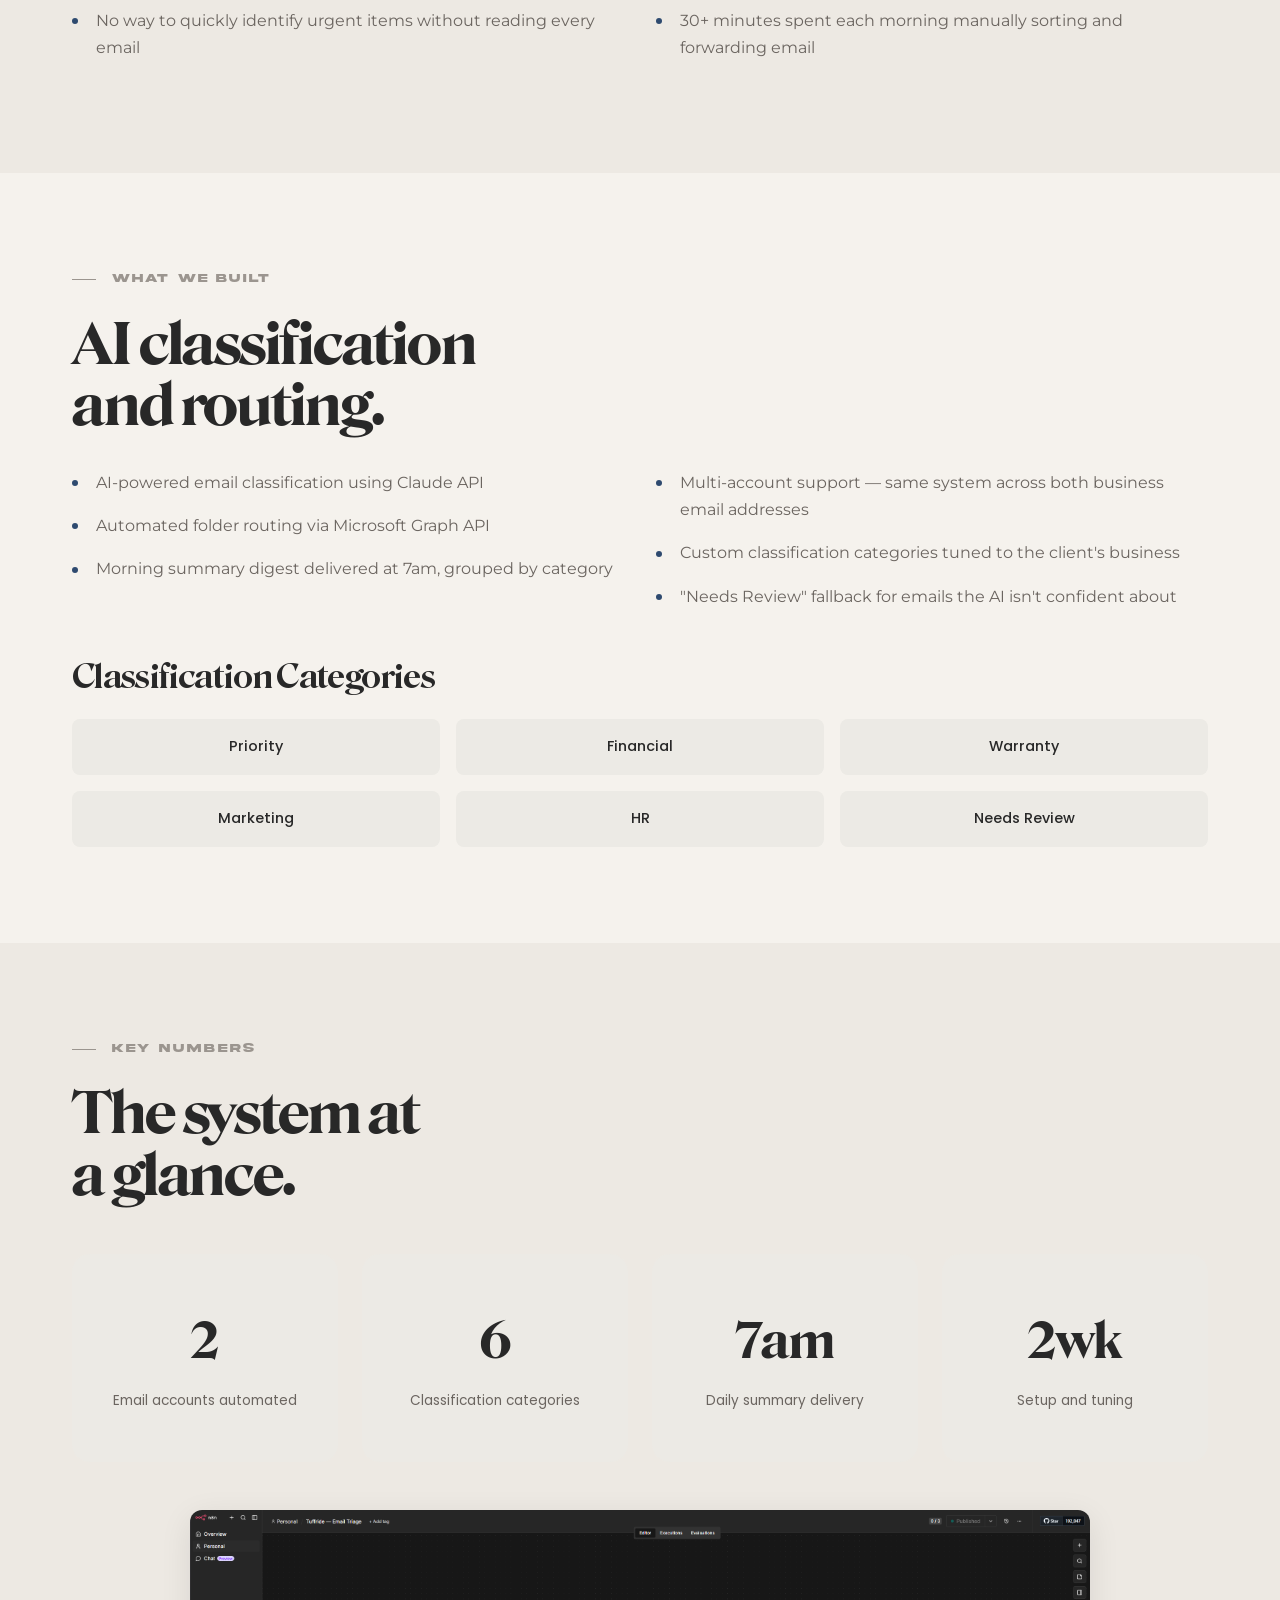
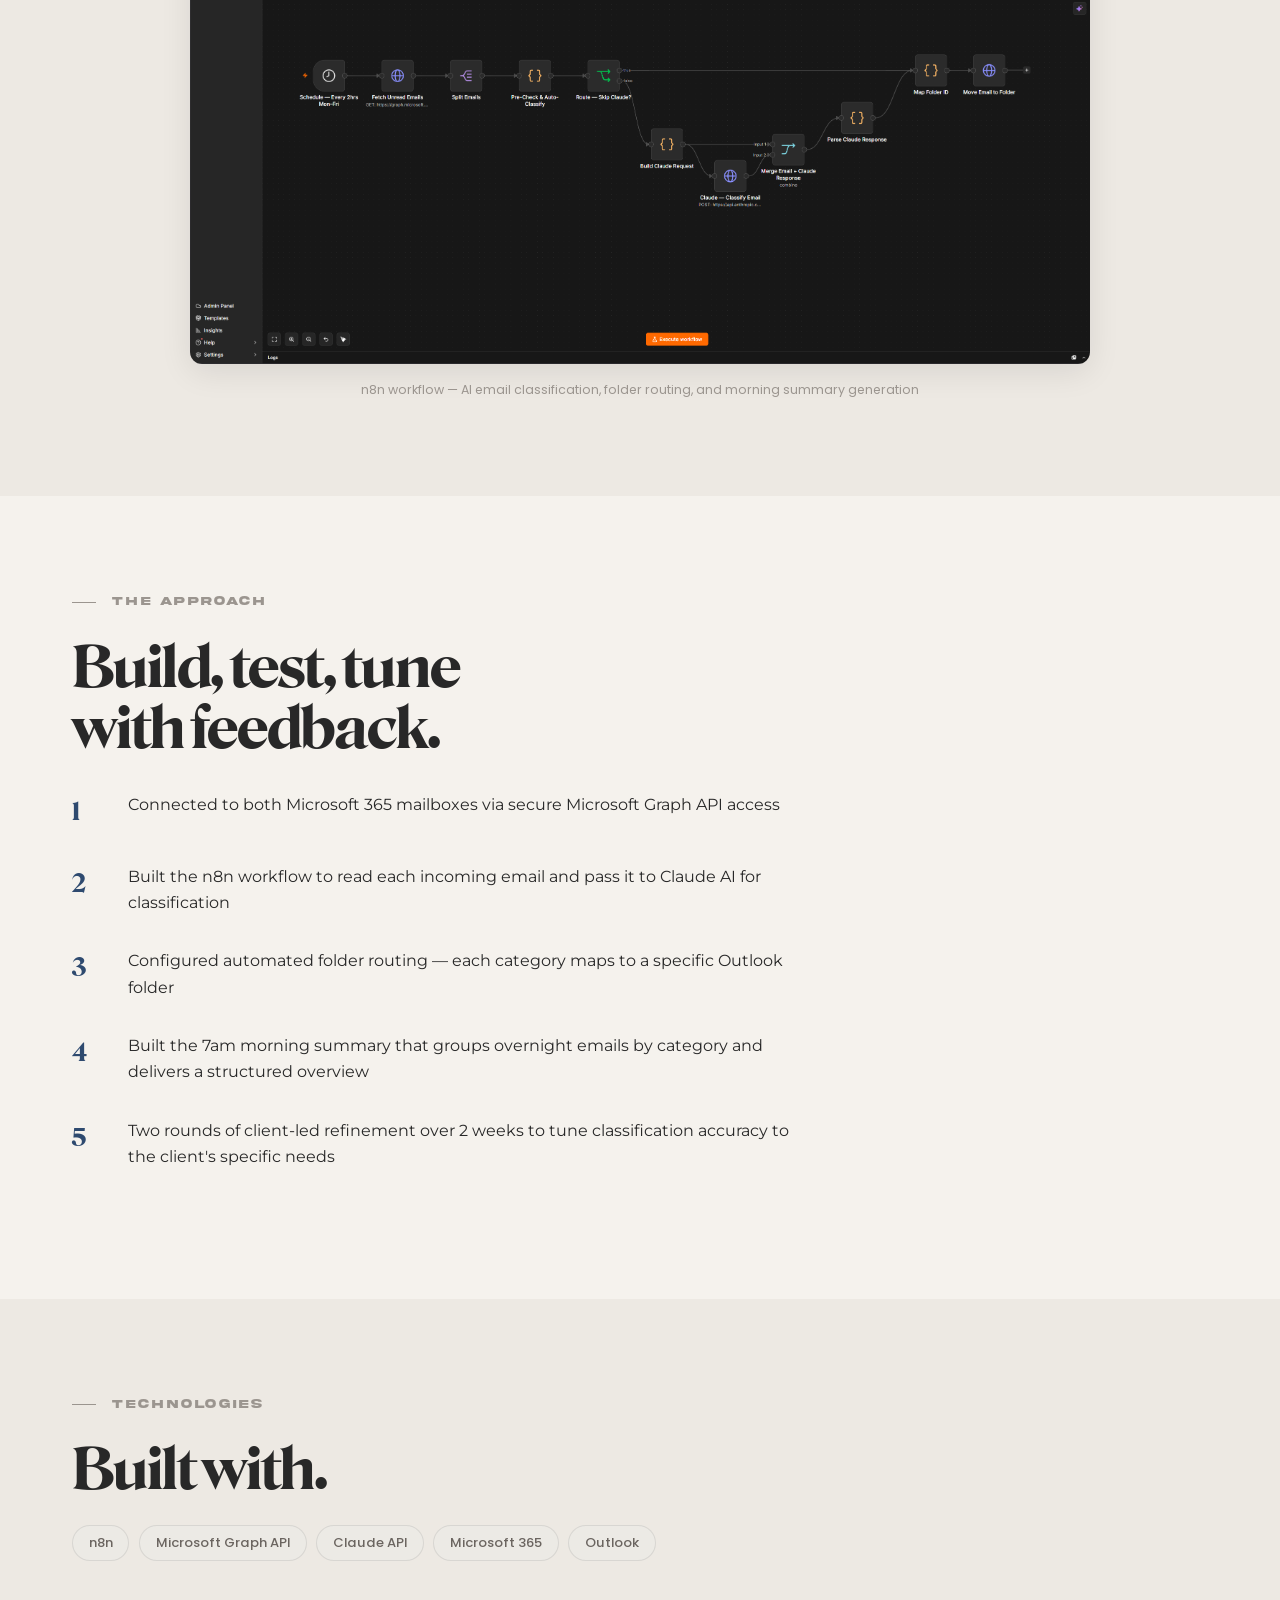
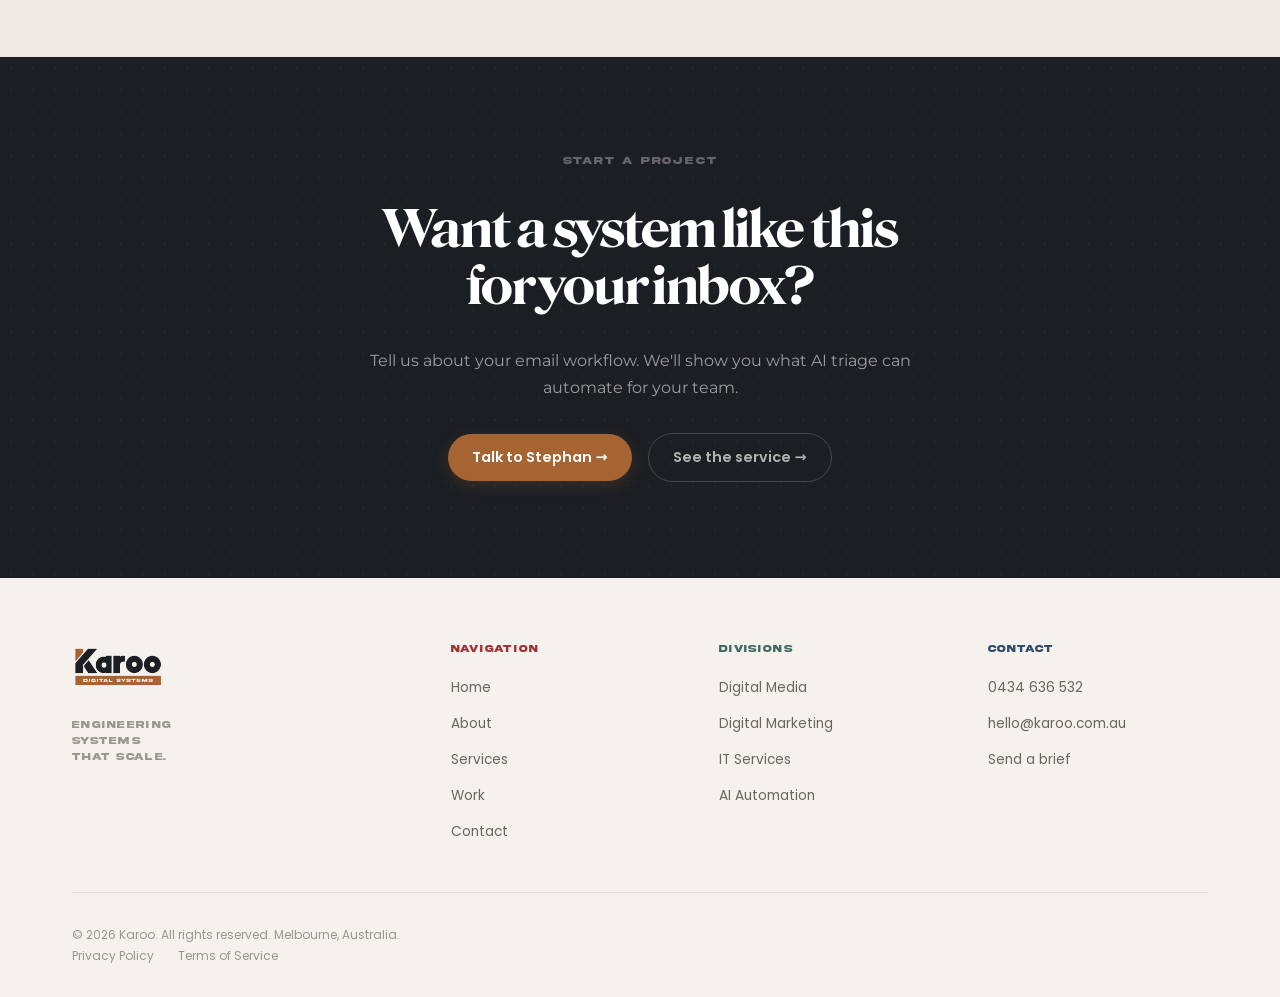
<file: work/ai-email-triage.html>
<!DOCTYPE html>
<html lang="en">
<head>
  <meta charset="UTF-8">
  <meta name="viewport" content="width=device-width, initial-scale=1.0">
  <meta name="robots" content="index, follow">
  <meta name="theme-color" content="#A56432">
  <title>AI Email Triage &amp; Morning Summary System | Karoo Case Study</title>
  <meta name="description" content="How we built an AI email triage system for a manufacturer's finance team. Automated classification, folder routing, and 7am morning summaries.">
  <link rel="canonical" href="https://karoo.com.au/work/ai-email-triage">

  <!-- Open Graph -->
  <meta property="og:title" content="AI Email Triage System | Karoo Case Study">
  <meta property="og:description" content="How we built an AI email triage system for a manufacturer's finance team. Automated classification, folder routing, and 7am morning summaries.">
  <meta property="og:image" content="https://karoo.com.au/images/og/karoo-og-work.jpg">
  <meta property="og:url" content="https://karoo.com.au/work/ai-email-triage">
  <meta property="og:type" content="article">
  <meta property="og:site_name" content="Karoo Media">

  <!-- Twitter Card -->
  <meta name="twitter:card" content="summary_large_image">
  <meta name="twitter:title" content="AI Email Triage System | Karoo Case Study">
  <meta name="twitter:description" content="Automated email classification, folder routing, and 7am morning summaries for a manufacturer's finance team.">
  <meta name="twitter:image" content="https://karoo.com.au/images/og/karoo-og-work.jpg">

  <link rel="preconnect" href="https://fonts.googleapis.com">
  <link rel="preconnect" href="https://fonts.gstatic.com" crossorigin>
  <link href="https://fonts.googleapis.com/css2?family=Montserrat:ital,wght@0,300;0,400;0,500;0,600;0,700;1,400&family=Poppins:wght@400;500;600;700&display=swap" rel="stylesheet">

  <link rel="preload" href="../fonts/RoslindaleVariable-VF[Display]-Testing.ttf" as="font" type="font/ttf" crossorigin>

  <!-- Favicon -->
  <link rel="apple-touch-icon" sizes="180x180" href="/apple-touch-icon.png">
  <link rel="icon" type="image/png" sizes="32x32" href="/favicon-32x32.png">
  <link rel="icon" type="image/png" sizes="16x16" href="/favicon-16x16.png">
  <link rel="manifest" href="/site.webmanifest">

  <link rel="stylesheet" href="../css/global.css">
  <link rel="stylesheet" href="../css/components.css">

<!-- Google tag (gtag.js) -->
<script async src="https://www.googletagmanager.com/gtag/js?id=G-V2R2YN0DMT"></script>
<script>
  window.dataLayer = window.dataLayer || [];
  function gtag(){dataLayer.push(arguments);}
  gtag('js', new Date());
  gtag('config', 'G-V2R2YN0DMT');
</script>

<style>
  .cs-stats { display: grid; grid-template-columns: repeat(4, 1fr); gap: var(--s3); margin-top: var(--s5); }
  .cs-stat { background: var(--bg-card); border-radius: var(--r-md); padding: var(--s5) var(--s3); text-align: center; }
  .cs-stat__num { font-family: var(--font-display); font-size: clamp(2rem, 4vw, 3rem); font-weight: 700; color: var(--text); display: block; margin-bottom: 0.35rem; }
  .cs-stat__label { font-family: var(--font-ui); font-size: 0.85rem; color: var(--text-muted); }
  .cs-tools { display: flex; flex-wrap: wrap; gap: 0.6rem; margin-top: var(--s3); }
  .cs-tool { background: var(--bg-card); border: 1px solid var(--border); border-radius: var(--r-pill); padding: 0.5em 1.2em; font-family: var(--font-ui); font-size: 0.82rem; font-weight: 500; color: var(--text-muted); }
  .cs-features { list-style: none; padding: 0; column-count: 2; column-gap: var(--s4); margin-top: var(--s4); }
  .cs-features li { position: relative; padding-left: 1.5rem; margin-bottom: var(--s2); font-family: var(--font-body); font-size: 1rem; color: var(--text-muted); line-height: 1.7; break-inside: avoid; }
  .cs-features li::before { content: ''; position: absolute; left: 0; top: 0.7em; width: 6px; height: 6px; background: var(--blue); border-radius: 50%; }
  .cs-screenshot { max-width: 900px; margin: var(--s5) auto 0; }
  .cs-screenshot img { width: 100%; border-radius: 12px; box-shadow: 0 8px 32px rgba(0,0,0,0.09); }
  .cs-screenshot figcaption { text-align: center; font-family: var(--font-ui); font-size: 0.78rem; color: var(--text-subtle); margin-top: var(--s2); }
  .cs-approach { counter-reset: approach; list-style: none; padding: 0; }
  .cs-approach li { counter-increment: approach; display: flex; gap: var(--s3); align-items: flex-start; margin-bottom: var(--s4); }
  .cs-approach li::before { content: counter(approach); font-family: var(--font-display); font-size: 1.5rem; font-weight: 700; color: var(--blue); min-width: 2rem; }
  .cs-categories { display: grid; grid-template-columns: repeat(3, 1fr); gap: var(--s2); margin-top: var(--s3); }
  .cs-category { background: var(--bg-card); border-radius: var(--r-sm); padding: var(--s2) var(--s3); font-family: var(--font-ui); font-size: 0.9rem; font-weight: 500; color: var(--text); text-align: center; }
  @media (max-width: 768px) {
    .cs-stats { grid-template-columns: repeat(2, 1fr); }
    .cs-features { column-count: 1; }
    .cs-categories { grid-template-columns: repeat(2, 1fr); }
  }
  @media (max-width: 480px) {
    .cs-stats { grid-template-columns: 1fr; }
    .cs-categories { grid-template-columns: 1fr; }
  }
</style>
</head>
<body>

<!-- ── Navbar ─────────────────────────────────────────────── -->
<nav class="navbar" id="navbar" aria-label="Main navigation">
  <div class="navbar__inner">
    <a href="/" class="navbar__logo" aria-label="Karoo home">
      <img src="../images/logos/Karoo-LIGHT.png" alt="Karoo" height="34" style="width:auto;">
    </a>
    <ul class="navbar__links" role="list">
      <li><a href="/">Home</a></li>
      <li><a href="/about">About</a></li>
      <li><a href="/services">Services</a></li>
      <li><a href="/work" class="active">Work</a></li>
      <li><a href="/contact">Contact</a></li>
    </ul>
    <a href="/contact" class="btn btn--primary navbar__cta btn--magnetic">Start a project →</a>
    <button class="navbar__toggle" aria-label="Toggle navigation" aria-expanded="false">
      <span></span><span></span><span></span>
    </button>
  </div>
  <nav class="navbar__mobile-menu" aria-label="Mobile navigation">
    <a href="/">Home</a>
    <a href="/about">About</a>
    <a href="/services">Services</a>
    <a href="/work">Work</a>
    <a href="/contact">Contact</a>
    <a href="/contact" class="btn btn--primary" style="margin-top:0.5rem; text-align:center; justify-content:center;">Start a project →</a>
  </nav>
</nav>

<!-- ── Page Hero ──────────────────────────────────────────── -->
<header class="page-hero">
  <div class="page-hero__bar" aria-hidden="true"></div>
  <div class="container page-hero__inner">
    <p class="page-hero__eyebrow">Case Study</p>
    <h1 class="page-hero__heading">AI Email Triage<br>&amp; Morning Summary</h1>
    <p class="page-hero__sub">
      An AI-powered email classification system that sorts, routes, and summarises
      incoming email across two business accounts for a manufacturer's finance team.
    </p>
  </div>
</header>

<!-- ── Overview ───────────────────────────────────────────── -->
<section aria-labelledby="overview-heading">
  <div class="container">
    <p class="section-label reveal" id="overview-heading">Overview</p>
    <h2 class="reveal reveal--delay-1">Turning inbox chaos<br>into structured data.</h2>
    <div class="reveal reveal--delay-2" style="max-width:var(--max-w-text); margin-top:var(--s4);">
      <p>
        A finance manager at an Australian manufacturer was monitoring two high-volume
        email accounts across two business entities. Important emails — supplier invoices,
        urgent orders, warranty claims — were mixed with routine correspondence, marketing
        emails, and internal notifications. Critical items were being missed or delayed.
      </p>
      <p style="margin-top:var(--s2);">
        We built an AI triage system using n8n and Claude that classifies every incoming
        email, routes it to the correct Outlook folder, and delivers a structured morning
        summary at 7am each day.
      </p>
    </div>
  </div>
</section>

<!-- ── The Challenge ──────────────────────────────────────── -->
<section style="background:var(--bg-raised);" aria-labelledby="challenge-heading">
  <div class="container">
    <p class="section-label reveal" id="challenge-heading">The challenge</p>
    <h2 class="reveal reveal--delay-1">Two inboxes.<br>No structure.</h2>
    <ul class="cs-features reveal reveal--delay-2">
      <li>Two business email accounts monitored by one finance manager</li>
      <li>Important emails buried under newsletters, marketing, and routine mail</li>
      <li>No way to quickly identify urgent items without reading every email</li>
      <li>Supplier invoices, warranty claims, and orders all mixed together</li>
      <li>Critical items missed or delayed because they weren't seen in time</li>
      <li>30+ minutes spent each morning manually sorting and forwarding email</li>
    </ul>
  </div>
</section>

<!-- ── What We Built ─────────────────────────────────────── -->
<section aria-labelledby="built-heading">
  <div class="container">
    <p class="section-label reveal" id="built-heading">What we built</p>
    <h2 class="reveal reveal--delay-1">AI classification<br>and routing.</h2>
    <ul class="cs-features reveal reveal--delay-2">
      <li>AI-powered email classification using Claude API</li>
      <li>Automated folder routing via Microsoft Graph API</li>
      <li>Morning summary digest delivered at 7am, grouped by category</li>
      <li>Multi-account support — same system across both business email addresses</li>
      <li>Custom classification categories tuned to the client's business</li>
      <li>"Needs Review" fallback for emails the AI isn't confident about</li>
    </ul>

    <h3 class="reveal" style="margin-top:var(--s5); margin-bottom:var(--s2);">Classification Categories</h3>
    <div class="cs-categories reveal reveal--delay-1">
      <div class="cs-category">Priority</div>
      <div class="cs-category">Financial</div>
      <div class="cs-category">Warranty</div>
      <div class="cs-category">Marketing</div>
      <div class="cs-category">HR</div>
      <div class="cs-category">Needs Review</div>
    </div>
  </div>
</section>

<!-- ── Key Numbers ────────────────────────────────────────── -->
<section style="background:var(--bg-raised);" aria-labelledby="numbers-heading">
  <div class="container">
    <p class="section-label reveal" id="numbers-heading">Key numbers</p>
    <h2 class="reveal reveal--delay-1">The system at<br>a glance.</h2>
    <div class="cs-stats reveal reveal--delay-2">
      <div class="cs-stat">
        <span class="cs-stat__num">2</span>
        <span class="cs-stat__label">Email accounts automated</span>
      </div>
      <div class="cs-stat">
        <span class="cs-stat__num">6</span>
        <span class="cs-stat__label">Classification categories</span>
      </div>
      <div class="cs-stat">
        <span class="cs-stat__num">7am</span>
        <span class="cs-stat__label">Daily summary delivery</span>
      </div>
      <div class="cs-stat">
        <span class="cs-stat__num">2wk</span>
        <span class="cs-stat__label">Setup and tuning</span>
      </div>
    </div>

    <figure class="cs-screenshot reveal">
      <img src="../images/work/n8n-email-triage-workflow.png"
           alt="n8n workflow automating AI email triage and classification for Microsoft 365"
           loading="lazy">
      <figcaption>n8n workflow — AI email classification, folder routing, and morning summary generation</figcaption>
    </figure>
  </div>
</section>

<!-- ── The Approach ───────────────────────────────────────── -->
<section aria-labelledby="approach-heading">
  <div class="container">
    <p class="section-label reveal" id="approach-heading">The approach</p>
    <h2 class="reveal reveal--delay-1">Build, test, tune<br>with feedback.</h2>
    <ol class="cs-approach reveal reveal--delay-2" style="margin-top:var(--s4); max-width:var(--max-w-text);">
      <li>Connected to both Microsoft 365 mailboxes via secure Microsoft Graph API access</li>
      <li>Built the n8n workflow to read each incoming email and pass it to Claude AI for classification</li>
      <li>Configured automated folder routing — each category maps to a specific Outlook folder</li>
      <li>Built the 7am morning summary that groups overnight emails by category and delivers a structured overview</li>
      <li>Two rounds of client-led refinement over 2 weeks to tune classification accuracy to the client's specific needs</li>
    </ol>
  </div>
</section>

<!-- ── Technologies ──────────────────────────────────────── -->
<section style="background:var(--bg-raised);" aria-labelledby="tech-heading">
  <div class="container">
    <p class="section-label reveal" id="tech-heading">Technologies</p>
    <h2 class="reveal reveal--delay-1">Built with.</h2>
    <div class="cs-tools reveal reveal--delay-2">
      <span class="cs-tool">n8n</span>
      <span class="cs-tool">Microsoft Graph API</span>
      <span class="cs-tool">Claude API</span>
      <span class="cs-tool">Microsoft 365</span>
      <span class="cs-tool">Outlook</span>
    </div>
  </div>
</section>

<!-- ── CTA Band ───────────────────────────────────────────── -->
<section class="cta-band" aria-labelledby="cta-heading">
  <div class="container">
    <div class="cta-band__inner" style="align-items:center; text-align:center; max-width:100%;">
      <p class="cta-band__eyebrow">Start a project</p>
      <h2 class="cta-band__heading" id="cta-heading">Want a system like this<br>for your inbox?</h2>
      <p class="cta-band__body">
        Tell us about your email workflow. We'll show you what AI triage
        can automate for your team.
      </p>
      <div class="cta-band__actions" style="justify-content:center;">
        <a href="/contact" class="btn btn--primary btn--magnetic">Talk to Stephan →</a>
        <a href="/ai-email-triage" class="btn btn--secondary">See the service →</a>
      </div>
    </div>
  </div>
</section>

<!-- ── Footer ─────────────────────────────────────────────── -->
<footer class="footer" aria-label="Site footer">
  <div class="container">
    <div class="footer__top">
      <div>
        <img src="../images/logos/Karoo-Digital-Systems.png" alt="Karoo" class="footer__logo" loading="lazy">
        <p class="footer__brand-tagline">Engineering<br>Systems<br>That Scale.</p>
      </div>
      <nav aria-label="Site links">
        <p class="footer__col-label">Navigation</p>
        <ul class="footer__links" role="list">
          <li><a href="/">Home</a></li>
          <li><a href="/about">About</a></li>
          <li><a href="/services">Services</a></li>
          <li><a href="/work">Work</a></li>
          <li><a href="/contact">Contact</a></li>
        </ul>
      </nav>
      <nav aria-label="Division links">
        <p class="footer__col-label">Divisions</p>
        <ul class="footer__links" role="list">
          <li><a href="/services#digital-media">Digital Media</a></li>
          <li><a href="/services#digital-marketing">Digital Marketing</a></li>
          <li><a href="/services#it-services">IT Services</a></li>
          <li><a href="/services#ai-automation">AI Automation</a></li>
        </ul>
      </nav>
      <div>
        <p class="footer__col-label">Contact</p>
        <ul class="footer__links" role="list">
          <li><a href="tel:0434636532">0434 636 532</a></li>
          <li><a href="mailto:hello@karoo.com.au">hello@karoo.com.au</a></li>
          <li><a href="/contact" class="footer__brief-btn">Send a brief</a></li>
        </ul>
      </div>
    </div>
  </div>
  <div class="footer__bottom-bar">
    <div class="container footer__bottom-bar__inner">
      <p class="footer__copy">&copy; 2026 Karoo. All rights reserved. Melbourne, Australia.</p>
      <nav class="footer__legal" aria-label="Legal links">
        <a href="/privacy">Privacy Policy</a>
        <a href="/terms">Terms of Service</a>
      </nav>
    </div>
  </div>
</footer>

<!-- ── Schema: TechArticle ────────────────────────────────── -->
<script type="application/ld+json">
{
  "@context": "https://schema.org",
  "@type": "WebPage",
  "@id": "https://karoo.com.au/work/ai-email-triage",
  "url": "https://karoo.com.au/work/ai-email-triage",
  "name": "AI Email Triage & Morning Summary System",
  "description": "How we built an AI email triage system for a manufacturer's finance team. Automated classification, folder routing, and 7am morning summaries.",
  "mainEntity": {
    "@type": "TechArticle",
    "headline": "AI Email Triage & Morning Summary System — Karoo Case Study",
    "description": "An AI-powered email classification system that sorts, routes, and summarises incoming email across two business accounts for a manufacturer's finance team.",
    "author": {
      "@type": "Person",
      "@id": "https://karoo.com.au/#stephan",
      "name": "Stephan Alberts"
    },
    "publisher": { "@id": "https://karoo.com.au/#organization" },
    "datePublished": "2026-06-01",
    "proficiencyLevel": "Expert",
    "dependencies": "n8n, Microsoft Graph API, Claude API, Microsoft 365, Outlook"
  }
}
</script>

<script src="../js/main.js" defer></script>
</body>
</html>
</file>
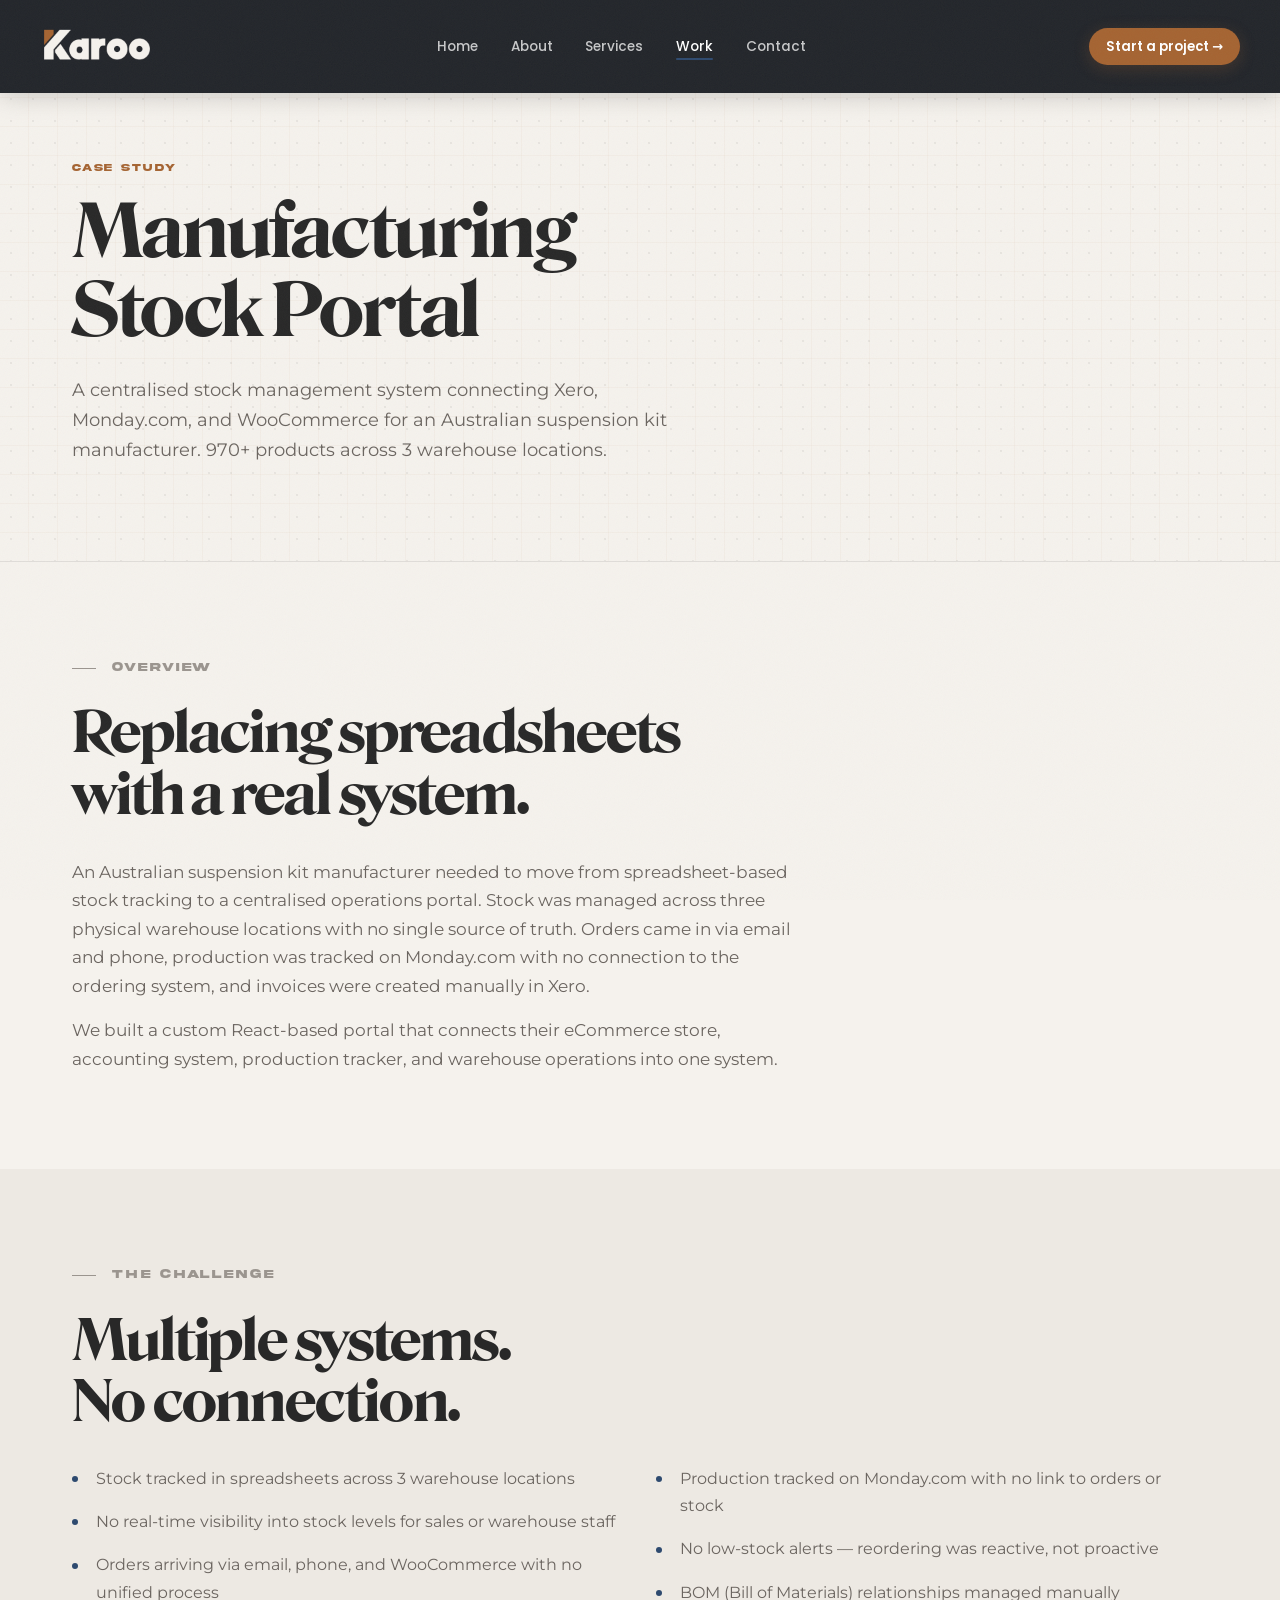
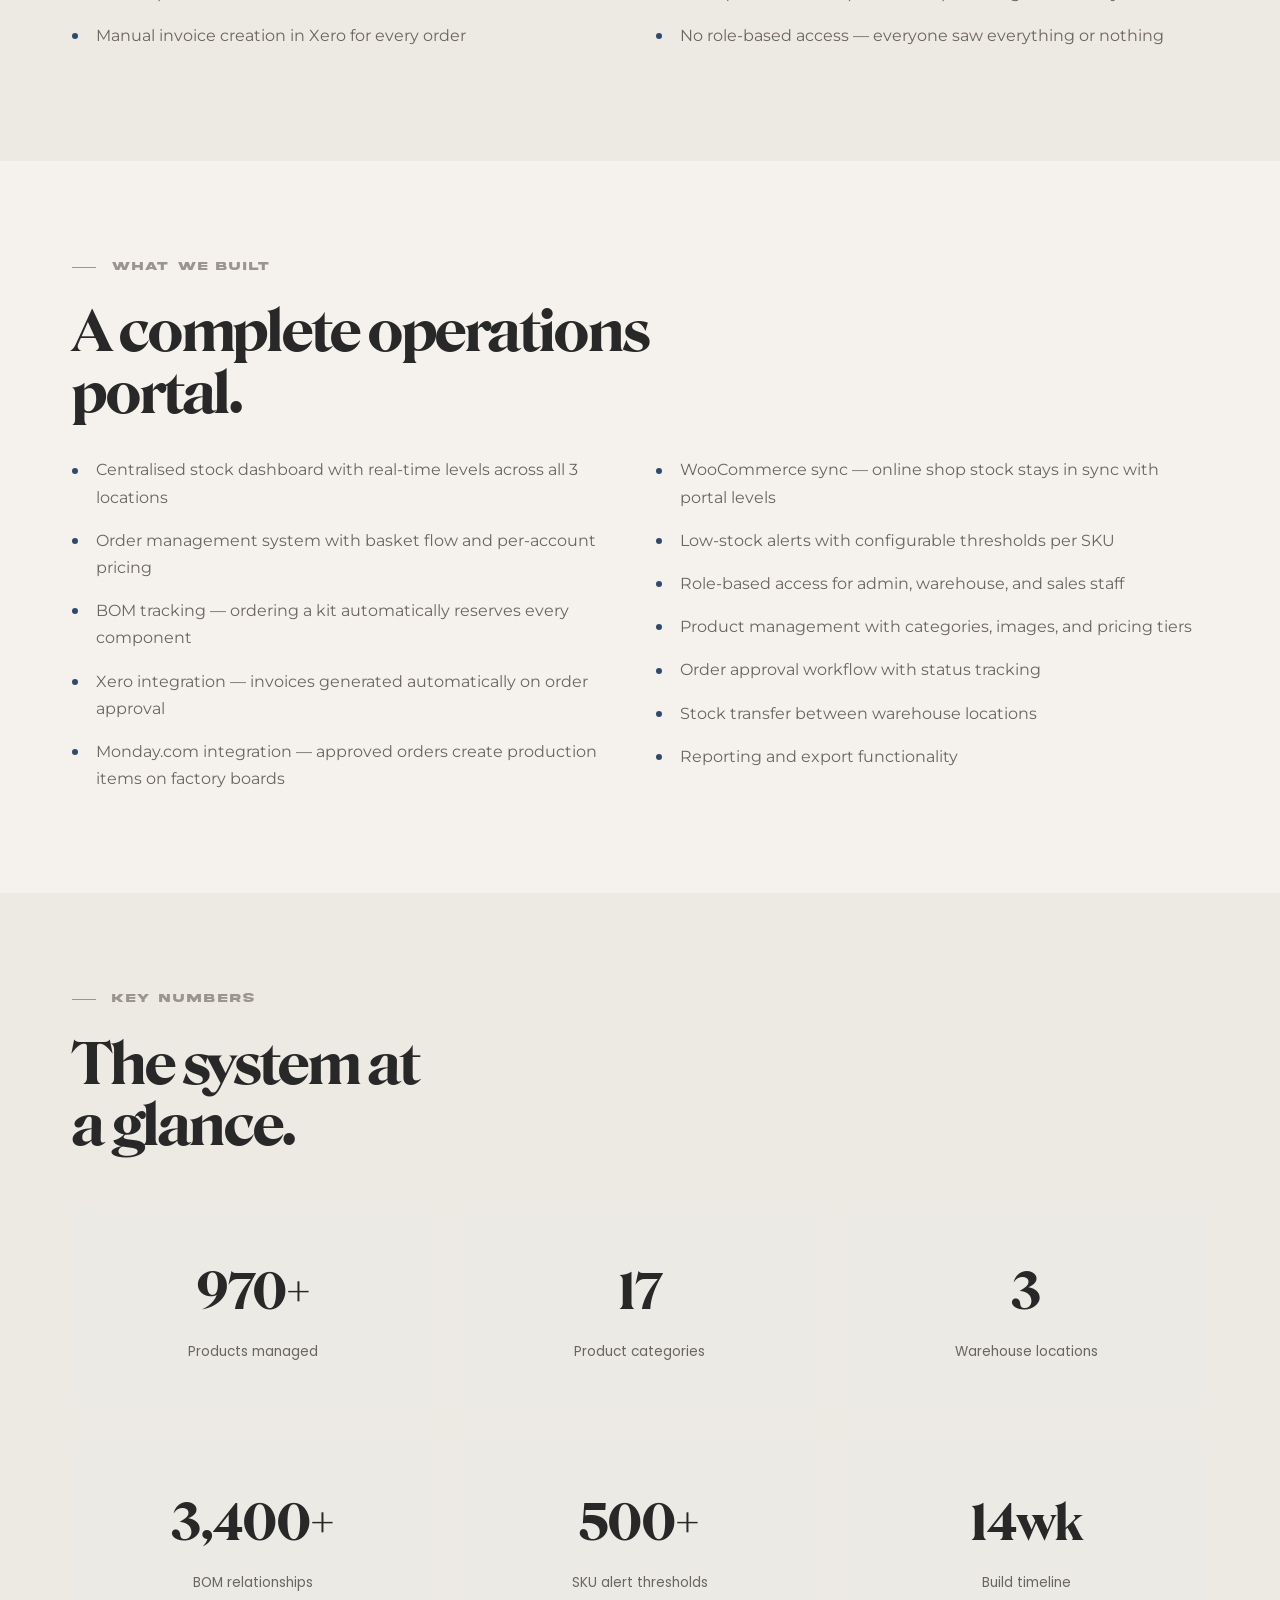
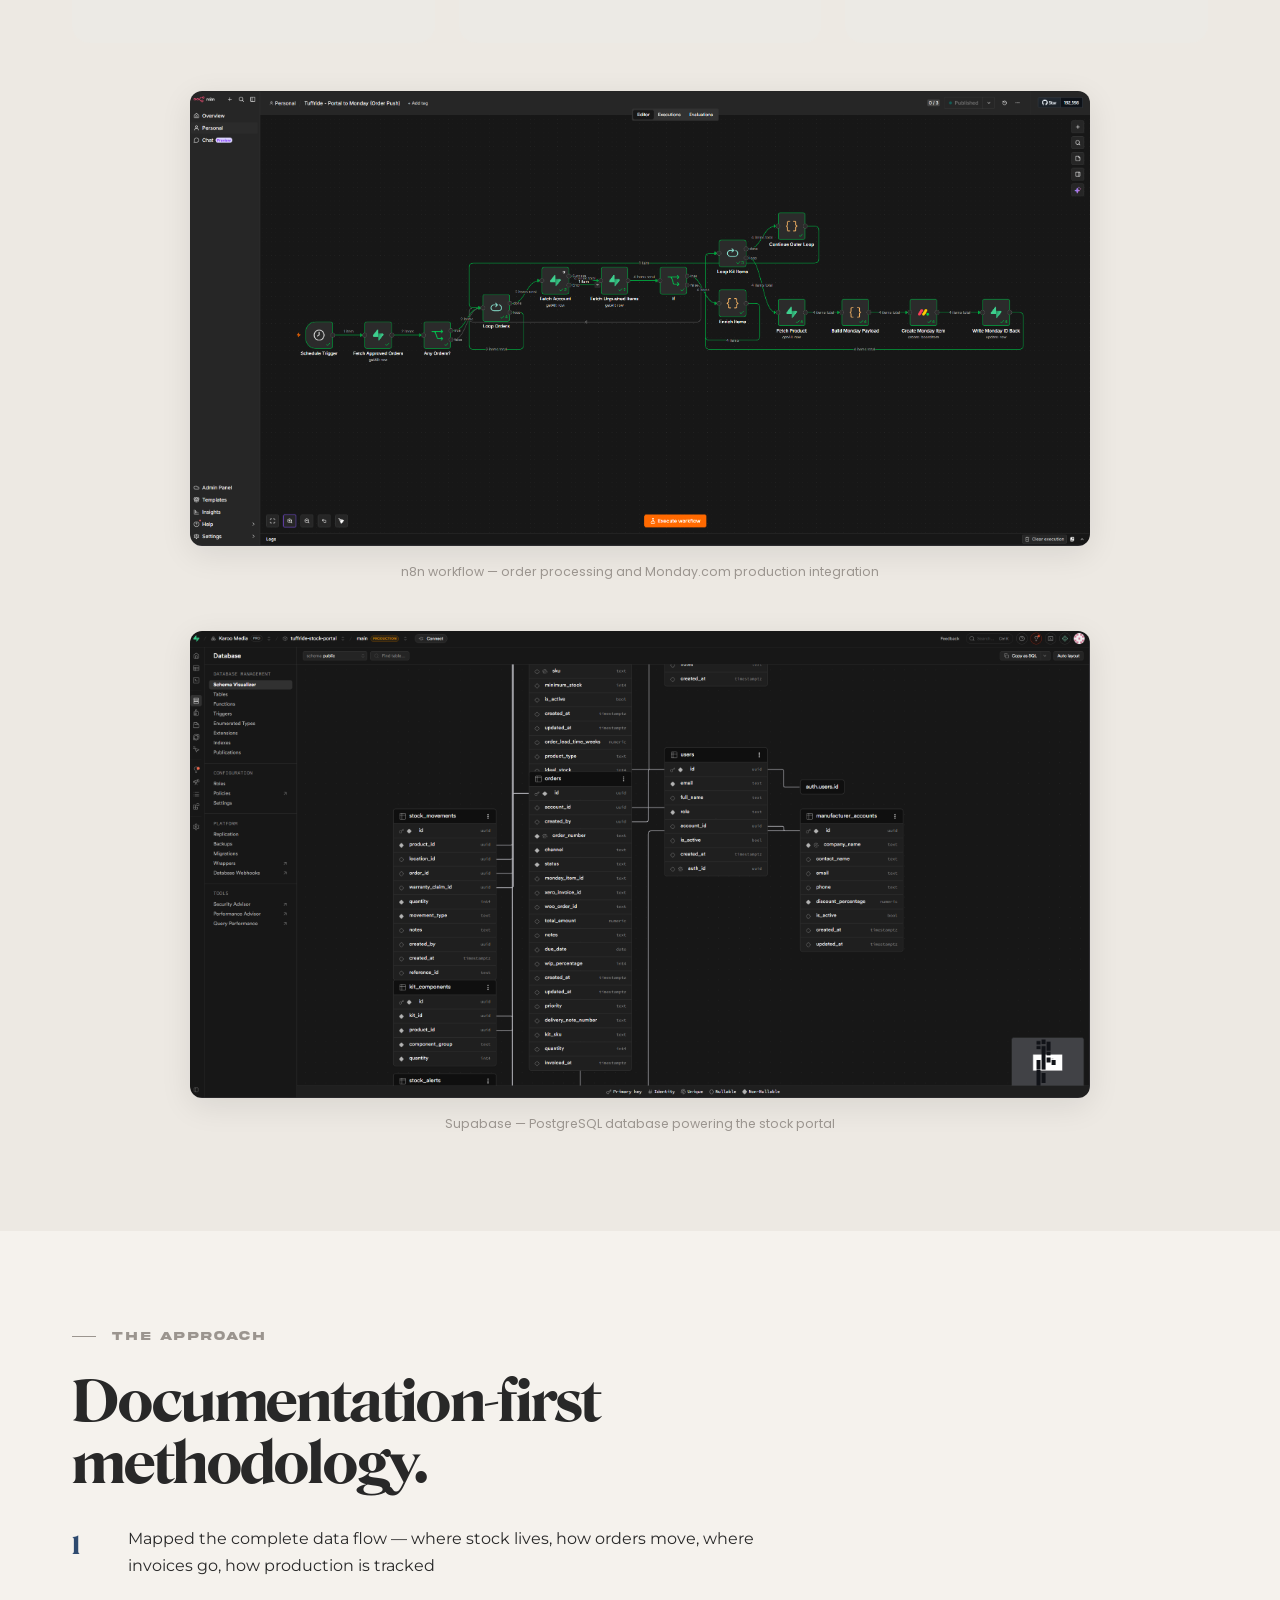
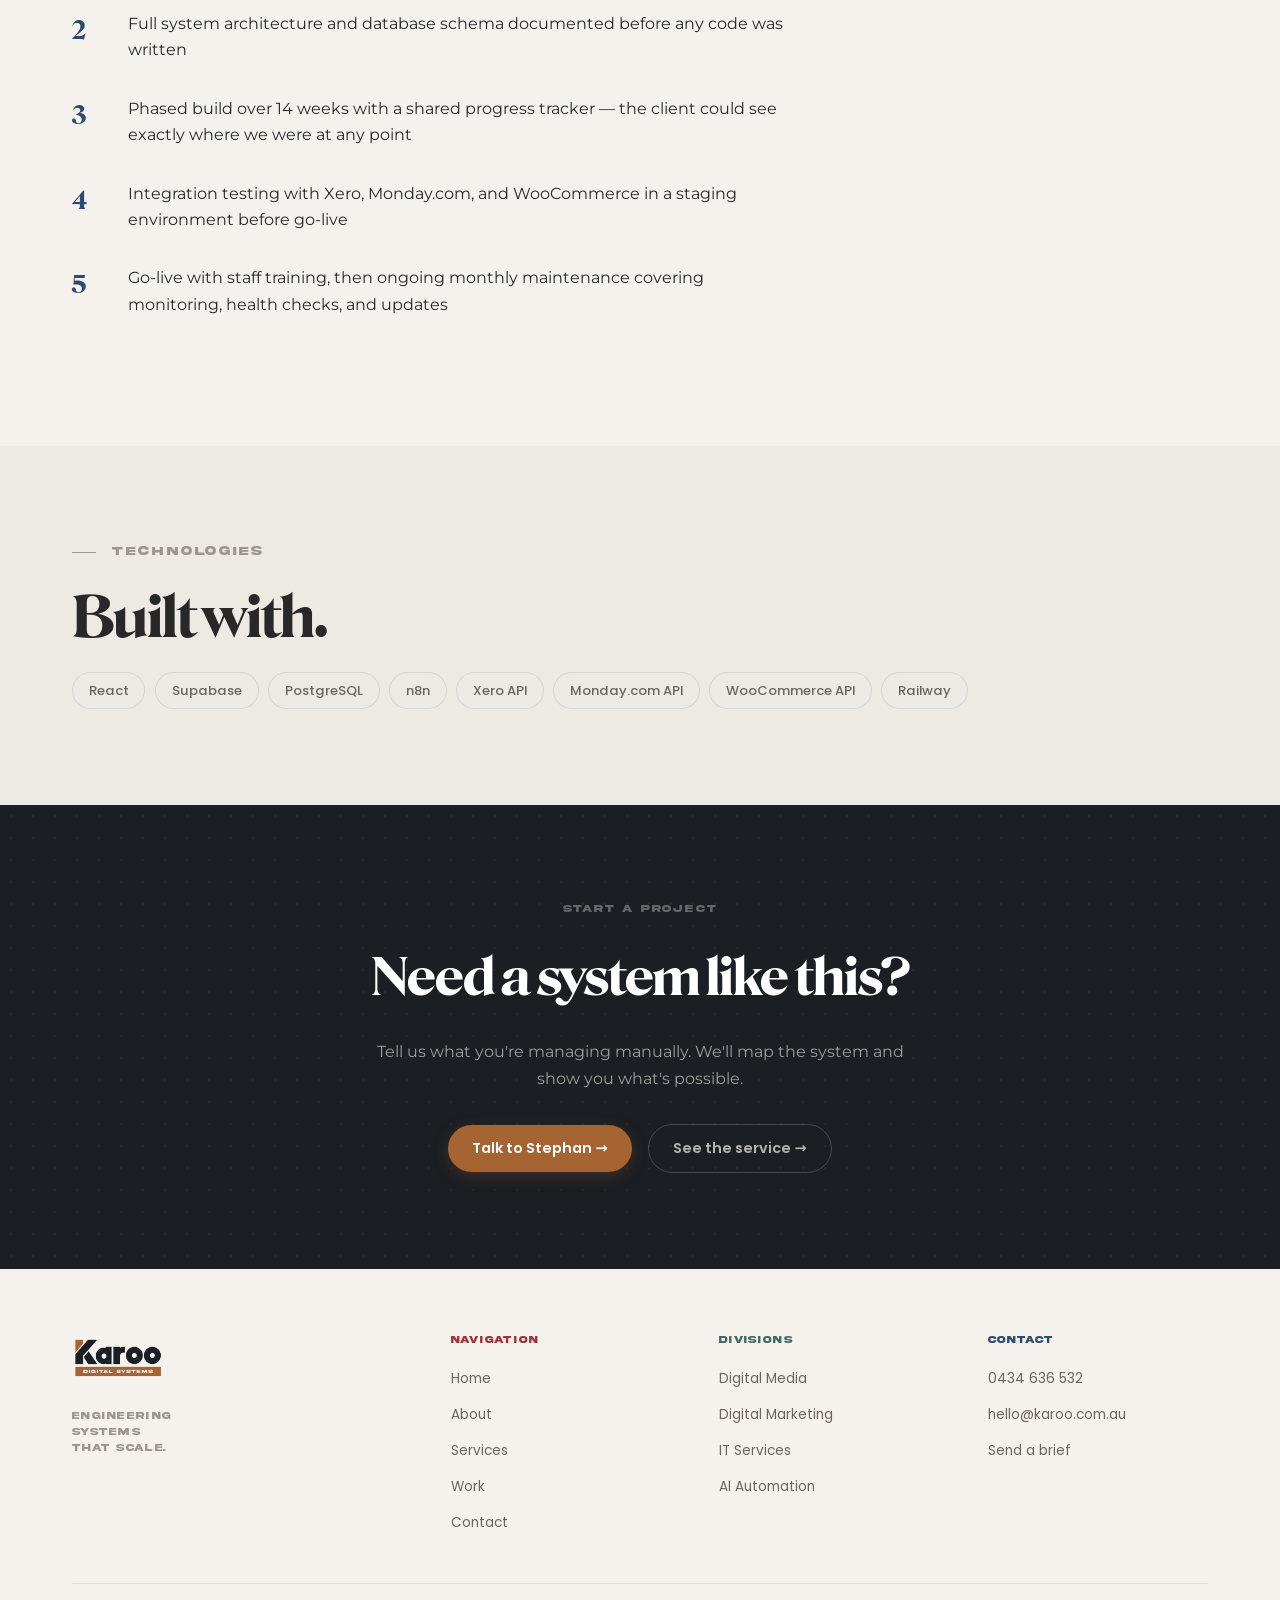
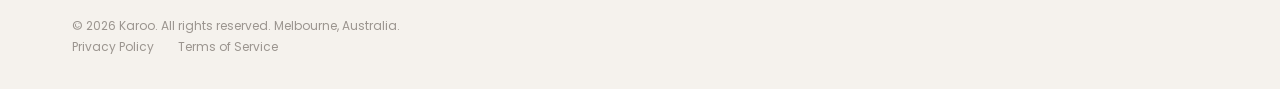
<file: work/manufacturing-portal.html>
<!DOCTYPE html>
<html lang="en">
<head>
  <meta charset="UTF-8">
  <meta name="viewport" content="width=device-width, initial-scale=1.0">
  <meta name="robots" content="index, follow">
  <meta name="theme-color" content="#A56432">
  <title>Stock Management Portal for an Australian Manufacturer | Karoo Case Study</title>
  <meta name="description" content="How we built a centralised stock portal connecting Xero, Monday.com, and WooCommerce for an Australian suspension kit manufacturer. 970+ products, 3 locations.">
  <link rel="canonical" href="https://karoo.com.au/work/manufacturing-portal">

  <!-- Open Graph -->
  <meta property="og:title" content="Manufacturing Stock Portal | Karoo Case Study">
  <meta property="og:description" content="How we built a centralised stock portal connecting Xero, Monday.com, and WooCommerce for an Australian suspension kit manufacturer.">
  <meta property="og:image" content="https://karoo.com.au/images/og/karoo-og-work.jpg">
  <meta property="og:url" content="https://karoo.com.au/work/manufacturing-portal">
  <meta property="og:type" content="article">
  <meta property="og:site_name" content="Karoo Media">

  <!-- Twitter Card -->
  <meta name="twitter:card" content="summary_large_image">
  <meta name="twitter:title" content="Manufacturing Stock Portal | Karoo Case Study">
  <meta name="twitter:description" content="How we built a centralised stock portal connecting Xero, Monday.com, and WooCommerce for an Australian manufacturer.">
  <meta name="twitter:image" content="https://karoo.com.au/images/og/karoo-og-work.jpg">

  <link rel="preconnect" href="https://fonts.googleapis.com">
  <link rel="preconnect" href="https://fonts.gstatic.com" crossorigin>
  <link href="https://fonts.googleapis.com/css2?family=Montserrat:ital,wght@0,300;0,400;0,500;0,600;0,700;1,400&family=Poppins:wght@400;500;600;700&display=swap" rel="stylesheet">

  <link rel="preload" href="../fonts/RoslindaleVariable-VF[Display]-Testing.ttf" as="font" type="font/ttf" crossorigin>

  <!-- Favicon -->
  <link rel="apple-touch-icon" sizes="180x180" href="/apple-touch-icon.png">
  <link rel="icon" type="image/png" sizes="32x32" href="/favicon-32x32.png">
  <link rel="icon" type="image/png" sizes="16x16" href="/favicon-16x16.png">
  <link rel="manifest" href="/site.webmanifest">

  <link rel="stylesheet" href="../css/global.css">
  <link rel="stylesheet" href="../css/components.css">

<!-- Google tag (gtag.js) -->
<script async src="https://www.googletagmanager.com/gtag/js?id=G-V2R2YN0DMT"></script>
<script>
  window.dataLayer = window.dataLayer || [];
  function gtag(){dataLayer.push(arguments);}
  gtag('js', new Date());
  gtag('config', 'G-V2R2YN0DMT');
</script>

<style>
  .cs-stats { display: grid; grid-template-columns: repeat(3, 1fr); gap: var(--s3); margin-top: var(--s5); }
  .cs-stat { background: var(--bg-card); border-radius: var(--r-md); padding: var(--s5) var(--s3); text-align: center; }
  .cs-stat__num { font-family: var(--font-display); font-size: clamp(2rem, 4vw, 3rem); font-weight: 700; color: var(--text); display: block; margin-bottom: 0.35rem; }
  .cs-stat__label { font-family: var(--font-ui); font-size: 0.85rem; color: var(--text-muted); }
  .cs-tools { display: flex; flex-wrap: wrap; gap: 0.6rem; margin-top: var(--s3); }
  .cs-tool { background: var(--bg-card); border: 1px solid var(--border); border-radius: var(--r-pill); padding: 0.5em 1.2em; font-family: var(--font-ui); font-size: 0.82rem; font-weight: 500; color: var(--text-muted); }
  .cs-features { list-style: none; padding: 0; column-count: 2; column-gap: var(--s4); margin-top: var(--s4); }
  .cs-features li { position: relative; padding-left: 1.5rem; margin-bottom: var(--s2); font-family: var(--font-body); font-size: 1rem; color: var(--text-muted); line-height: 1.7; break-inside: avoid; }
  .cs-features li::before { content: ''; position: absolute; left: 0; top: 0.7em; width: 6px; height: 6px; background: var(--blue); border-radius: 50%; }
  .cs-screenshot { max-width: 900px; margin: var(--s5) auto 0; }
  .cs-screenshot img { width: 100%; border-radius: 12px; box-shadow: 0 8px 32px rgba(0,0,0,0.09); }
  .cs-screenshot figcaption { text-align: center; font-family: var(--font-ui); font-size: 0.78rem; color: var(--text-subtle); margin-top: var(--s2); }
  .cs-approach { counter-reset: approach; list-style: none; padding: 0; }
  .cs-approach li { counter-increment: approach; display: flex; gap: var(--s3); align-items: flex-start; margin-bottom: var(--s4); }
  .cs-approach li::before { content: counter(approach); font-family: var(--font-display); font-size: 1.5rem; font-weight: 700; color: var(--blue); min-width: 2rem; }
  @media (max-width: 768px) {
    .cs-stats { grid-template-columns: repeat(2, 1fr); }
    .cs-features { column-count: 1; }
  }
  @media (max-width: 480px) {
    .cs-stats { grid-template-columns: 1fr; }
  }
</style>
</head>
<body>

<!-- ── Navbar ─────────────────────────────────────────────── -->
<nav class="navbar" id="navbar" aria-label="Main navigation">
  <div class="navbar__inner">
    <a href="/" class="navbar__logo" aria-label="Karoo home">
      <img src="../images/logos/Karoo-LIGHT.png" alt="Karoo" height="34" style="width:auto;">
    </a>
    <ul class="navbar__links" role="list">
      <li><a href="/">Home</a></li>
      <li><a href="/about">About</a></li>
      <li><a href="/services">Services</a></li>
      <li><a href="/work" class="active">Work</a></li>
      <li><a href="/contact">Contact</a></li>
    </ul>
    <a href="/contact" class="btn btn--primary navbar__cta btn--magnetic">Start a project →</a>
    <button class="navbar__toggle" aria-label="Toggle navigation" aria-expanded="false">
      <span></span><span></span><span></span>
    </button>
  </div>
  <nav class="navbar__mobile-menu" aria-label="Mobile navigation">
    <a href="/">Home</a>
    <a href="/about">About</a>
    <a href="/services">Services</a>
    <a href="/work">Work</a>
    <a href="/contact">Contact</a>
    <a href="/contact" class="btn btn--primary" style="margin-top:0.5rem; text-align:center; justify-content:center;">Start a project →</a>
  </nav>
</nav>

<!-- ── Page Hero ──────────────────────────────────────────── -->
<header class="page-hero">
  <div class="page-hero__bar" aria-hidden="true"></div>
  <div class="container page-hero__inner">
    <p class="page-hero__eyebrow">Case Study</p>
    <h1 class="page-hero__heading">Manufacturing<br>Stock Portal</h1>
    <p class="page-hero__sub">
      A centralised stock management system connecting Xero, Monday.com, and WooCommerce
      for an Australian suspension kit manufacturer. 970+ products across 3 warehouse locations.
    </p>
  </div>
</header>

<!-- ── Overview ───────────────────────────────────────────── -->
<section aria-labelledby="overview-heading">
  <div class="container">
    <p class="section-label reveal" id="overview-heading">Overview</p>
    <h2 class="reveal reveal--delay-1">Replacing spreadsheets<br>with a real system.</h2>
    <div class="reveal reveal--delay-2" style="max-width:var(--max-w-text); margin-top:var(--s4);">
      <p>
        An Australian suspension kit manufacturer needed to move from spreadsheet-based
        stock tracking to a centralised operations portal. Stock was managed across three
        physical warehouse locations with no single source of truth. Orders came in via
        email and phone, production was tracked on Monday.com with no connection to the
        ordering system, and invoices were created manually in Xero.
      </p>
      <p style="margin-top:var(--s2);">
        We built a custom React-based portal that connects their eCommerce store,
        accounting system, production tracker, and warehouse operations into one system.
      </p>
    </div>
  </div>
</section>

<!-- ── The Challenge ──────────────────────────────────────── -->
<section style="background:var(--bg-raised);" aria-labelledby="challenge-heading">
  <div class="container">
    <p class="section-label reveal" id="challenge-heading">The challenge</p>
    <h2 class="reveal reveal--delay-1">Multiple systems.<br>No connection.</h2>
    <ul class="cs-features reveal reveal--delay-2">
      <li>Stock tracked in spreadsheets across 3 warehouse locations</li>
      <li>No real-time visibility into stock levels for sales or warehouse staff</li>
      <li>Orders arriving via email, phone, and WooCommerce with no unified process</li>
      <li>Manual invoice creation in Xero for every order</li>
      <li>Production tracked on Monday.com with no link to orders or stock</li>
      <li>No low-stock alerts — reordering was reactive, not proactive</li>
      <li>BOM (Bill of Materials) relationships managed manually</li>
      <li>No role-based access — everyone saw everything or nothing</li>
    </ul>
  </div>
</section>

<!-- ── What We Built ─────────────────────────────────────── -->
<section aria-labelledby="built-heading">
  <div class="container">
    <p class="section-label reveal" id="built-heading">What we built</p>
    <h2 class="reveal reveal--delay-1">A complete operations<br>portal.</h2>
    <ul class="cs-features reveal reveal--delay-2">
      <li>Centralised stock dashboard with real-time levels across all 3 locations</li>
      <li>Order management system with basket flow and per-account pricing</li>
      <li>BOM tracking — ordering a kit automatically reserves every component</li>
      <li>Xero integration — invoices generated automatically on order approval</li>
      <li>Monday.com integration — approved orders create production items on factory boards</li>
      <li>WooCommerce sync — online shop stock stays in sync with portal levels</li>
      <li>Low-stock alerts with configurable thresholds per SKU</li>
      <li>Role-based access for admin, warehouse, and sales staff</li>
      <li>Product management with categories, images, and pricing tiers</li>
      <li>Order approval workflow with status tracking</li>
      <li>Stock transfer between warehouse locations</li>
      <li>Reporting and export functionality</li>
    </ul>
  </div>
</section>

<!-- ── Key Numbers ────────────────────────────────────────── -->
<section style="background:var(--bg-raised);" aria-labelledby="numbers-heading">
  <div class="container">
    <p class="section-label reveal" id="numbers-heading">Key numbers</p>
    <h2 class="reveal reveal--delay-1">The system at<br>a glance.</h2>
    <div class="cs-stats reveal reveal--delay-2">
      <div class="cs-stat">
        <span class="cs-stat__num">970+</span>
        <span class="cs-stat__label">Products managed</span>
      </div>
      <div class="cs-stat">
        <span class="cs-stat__num">17</span>
        <span class="cs-stat__label">Product categories</span>
      </div>
      <div class="cs-stat">
        <span class="cs-stat__num">3</span>
        <span class="cs-stat__label">Warehouse locations</span>
      </div>
      <div class="cs-stat">
        <span class="cs-stat__num">3,400+</span>
        <span class="cs-stat__label">BOM relationships</span>
      </div>
      <div class="cs-stat">
        <span class="cs-stat__num">500+</span>
        <span class="cs-stat__label">SKU alert thresholds</span>
      </div>
      <div class="cs-stat">
        <span class="cs-stat__num">14wk</span>
        <span class="cs-stat__label">Build timeline</span>
      </div>
    </div>

    <figure class="cs-screenshot reveal">
      <img src="../images/work/n8n-workflow-monday-orders.png"
           alt="n8n workflow connecting Monday.com orders to stock management portal"
           loading="lazy">
      <figcaption>n8n workflow — order processing and Monday.com production integration</figcaption>
    </figure>

    <figure class="cs-screenshot reveal">
      <img src="../images/work/supabase-database.png"
           alt="Supabase PostgreSQL database schema for manufacturing stock portal"
           loading="lazy">
      <figcaption>Supabase — PostgreSQL database powering the stock portal</figcaption>
    </figure>
  </div>
</section>

<!-- ── The Approach ───────────────────────────────────────── -->
<section aria-labelledby="approach-heading">
  <div class="container">
    <p class="section-label reveal" id="approach-heading">The approach</p>
    <h2 class="reveal reveal--delay-1">Documentation-first<br>methodology.</h2>
    <ol class="cs-approach reveal reveal--delay-2" style="margin-top:var(--s4); max-width:var(--max-w-text);">
      <li>Mapped the complete data flow — where stock lives, how orders move, where invoices go, how production is tracked</li>
      <li>Full system architecture and database schema documented before any code was written</li>
      <li>Phased build over 14 weeks with a shared progress tracker — the client could see exactly where we were at any point</li>
      <li>Integration testing with Xero, Monday.com, and WooCommerce in a staging environment before go-live</li>
      <li>Go-live with staff training, then ongoing monthly maintenance covering monitoring, health checks, and updates</li>
    </ol>
  </div>
</section>

<!-- ── Technologies ──────────────────────────────────────── -->
<section style="background:var(--bg-raised);" aria-labelledby="tech-heading">
  <div class="container">
    <p class="section-label reveal" id="tech-heading">Technologies</p>
    <h2 class="reveal reveal--delay-1">Built with.</h2>
    <div class="cs-tools reveal reveal--delay-2">
      <span class="cs-tool">React</span>
      <span class="cs-tool">Supabase</span>
      <span class="cs-tool">PostgreSQL</span>
      <span class="cs-tool">n8n</span>
      <span class="cs-tool">Xero API</span>
      <span class="cs-tool">Monday.com API</span>
      <span class="cs-tool">WooCommerce API</span>
      <span class="cs-tool">Railway</span>
    </div>
  </div>
</section>

<!-- ── CTA Band ───────────────────────────────────────────── -->
<section class="cta-band" aria-labelledby="cta-heading">
  <div class="container">
    <div class="cta-band__inner" style="align-items:center; text-align:center; max-width:100%;">
      <p class="cta-band__eyebrow">Start a project</p>
      <h2 class="cta-band__heading" id="cta-heading">Need a system like this?</h2>
      <p class="cta-band__body">
        Tell us what you're managing manually. We'll map the system and show you
        what's possible.
      </p>
      <div class="cta-band__actions" style="justify-content:center;">
        <a href="/contact" class="btn btn--primary btn--magnetic">Talk to Stephan →</a>
        <a href="/stock-portals" class="btn btn--secondary">See the service →</a>
      </div>
    </div>
  </div>
</section>

<!-- ── Footer ─────────────────────────────────────────────── -->
<footer class="footer" aria-label="Site footer">
  <div class="container">
    <div class="footer__top">
      <div>
        <img src="../images/logos/Karoo-Digital-Systems.png" alt="Karoo" class="footer__logo" loading="lazy">
        <p class="footer__brand-tagline">Engineering<br>Systems<br>That Scale.</p>
      </div>
      <nav aria-label="Site links">
        <p class="footer__col-label">Navigation</p>
        <ul class="footer__links" role="list">
          <li><a href="/">Home</a></li>
          <li><a href="/about">About</a></li>
          <li><a href="/services">Services</a></li>
          <li><a href="/work">Work</a></li>
          <li><a href="/contact">Contact</a></li>
        </ul>
      </nav>
      <nav aria-label="Division links">
        <p class="footer__col-label">Divisions</p>
        <ul class="footer__links" role="list">
          <li><a href="/services#digital-media">Digital Media</a></li>
          <li><a href="/services#digital-marketing">Digital Marketing</a></li>
          <li><a href="/services#it-services">IT Services</a></li>
          <li><a href="/services#ai-automation">AI Automation</a></li>
        </ul>
      </nav>
      <div>
        <p class="footer__col-label">Contact</p>
        <ul class="footer__links" role="list">
          <li><a href="tel:0434636532">0434 636 532</a></li>
          <li><a href="mailto:hello@karoo.com.au">hello@karoo.com.au</a></li>
          <li><a href="/contact" class="footer__brief-btn">Send a brief</a></li>
        </ul>
      </div>
    </div>
  </div>
  <div class="footer__bottom-bar">
    <div class="container footer__bottom-bar__inner">
      <p class="footer__copy">&copy; 2026 Karoo. All rights reserved. Melbourne, Australia.</p>
      <nav class="footer__legal" aria-label="Legal links">
        <a href="/privacy">Privacy Policy</a>
        <a href="/terms">Terms of Service</a>
      </nav>
    </div>
  </div>
</footer>

<!-- ── Schema: TechArticle ────────────────────────────────── -->
<script type="application/ld+json">
{
  "@context": "https://schema.org",
  "@type": "WebPage",
  "@id": "https://karoo.com.au/work/manufacturing-portal",
  "url": "https://karoo.com.au/work/manufacturing-portal",
  "name": "Stock Management Portal for an Australian Manufacturer",
  "description": "How we built a centralised stock portal connecting Xero, Monday.com, and WooCommerce for an Australian suspension kit manufacturer. 970+ products, 3 locations.",
  "mainEntity": {
    "@type": "TechArticle",
    "headline": "Manufacturing Stock Portal — Karoo Case Study",
    "description": "A centralised stock management system connecting Xero, Monday.com, and WooCommerce for an Australian suspension kit manufacturer. 970+ products across 3 warehouse locations.",
    "author": {
      "@type": "Person",
      "@id": "https://karoo.com.au/#stephan",
      "name": "Stephan Alberts"
    },
    "publisher": { "@id": "https://karoo.com.au/#organization" },
    "datePublished": "2026-06-01",
    "proficiencyLevel": "Expert",
    "dependencies": "React, Supabase, PostgreSQL, n8n, Xero API, Monday.com API, WooCommerce API"
  }
}
</script>

<script src="../js/main.js" defer></script>
</body>
</html>
</file>
<file: css/global.css>
/* ============================================================
   KAROO — Global Styles
   Fonts, variables, reset, base typography, utilities
   ============================================================ */

/* Google Fonts — Montserrat + Poppins */
@import url('https://fonts.googleapis.com/css2?family=Montserrat:ital,wght@0,300;0,400;0,500;0,600;0,700;1,400&family=Poppins:wght@400;500;600;700&display=swap');

/* ── Self-hosted Fonts ────────────────────────────────────── */
/* Fonts live directly in /fonts/ (no subfolders)             */

/* Roslindale Variable (covers all weights 100–900) */
@font-face {
  font-family: 'Roslindale';
  src: url('../fonts/RoslindaleVariable-VF[Display]-Testing.ttf') format('truetype');
  font-weight: 100 900;
  font-style: normal;
  font-display: swap;
}

/* Roslindale static fallbacks */
@font-face {
  font-family: 'Roslindale';
  src: url('../fonts/Roslindale-DisplayRegular-Testing.ttf') format('truetype');
  font-weight: 400;
  font-style: normal;
  font-display: swap;
}

@font-face {
  font-family: 'Roslindale';
  src: url('../fonts/Roslindale-DisplayMedium-Testing.ttf') format('truetype');
  font-weight: 500;
  font-style: normal;
  font-display: swap;
}

@font-face {
  font-family: 'Roslindale';
  src: url('../fonts/Roslindale-DisplayBold-Testing.ttf') format('truetype');
  font-weight: 700;
  font-style: normal;
  font-display: swap;
}

/* Akira Expanded Demo — uppercase/numbers only in demo version */
/* Replace with full licence file for production               */
@font-face {
  font-family: 'Akira';
  src: url('../fonts/Akira Expanded Demo.otf') format('opentype');
  font-weight: 800;
  font-style: normal;
  font-display: swap;
}

/* ── Design Tokens ───────────────────────────────────────── */
:root {
  /* Division colours */
  --orange:       #A56432;
  --red:          #A23137;
  --green:        #416963;
  --blue:         #2E4A6F;

  /* Base palette */
  --parchment:    #F5F2ED;
  --deep-slate:   #1B1E23;
  --auth-black:   #282828;
  --white:        #FFFFFF;

  /* Semantic — light mode defaults */
  --bg:           var(--parchment);
  --bg-raised:    #EDE9E3;
  --bg-card:      #ECEAE5;
  --text:         var(--auth-black);
  --text-muted:   #6B6560;
  --text-subtle:  #9B958F;
  --border:       rgba(40, 40, 40, 0.10);
  --border-strong:rgba(40, 40, 40, 0.18);

  /* Typography */
  --font-display: 'Roslindale', 'Playfair Display', Georgia, serif;
  --font-impact:  'Akira', 'Barlow Condensed', Impact, sans-serif;
  --font-body:    'Montserrat', system-ui, sans-serif;
  --font-ui:      'Poppins', system-ui, sans-serif;

  /* Spacing scale (8px base) */
  --s1:   0.5rem;   /*  8px */
  --s2:   1rem;     /* 16px */
  --s3:   1.5rem;   /* 24px */
  --s4:   2rem;     /* 32px */
  --s5:   3rem;     /* 48px */
  --s6:   4rem;     /* 64px */
  --s7:   6rem;     /* 96px */
  --s8:   8rem;     /* 128px */

  /* Border radius */
  --r-sm:   8px;
  --r-md:   18px;
  --r-lg:   28px;
  --r-pill: 9999px;

  /* Shadows */
  --shadow-sm: 0 2px 8px rgba(0,0,0,0.06);
  --shadow-md: 0 8px 32px rgba(0,0,0,0.09);
  --shadow-lg: 0 24px 64px rgba(0,0,0,0.13);

  /* Transitions */
  --t-fast:  0.15s ease;
  --t-base:  0.25s ease;
  --t-slow:  0.4s ease;

  /* Layout */
  --max-w:      1200px;
  --max-w-text:  720px;
}

/* Dark mode overrides (applied by JS on .dark-mode body) */
body.dark-mode {
  --bg:           var(--deep-slate);
  --bg-raised:    #22262D;
  --bg-card:      #2A2F38;
  --text:         var(--white);
  --text-muted:   #A8B0C0;
  --text-subtle:  #606878;
  --border:       rgba(255,255,255,0.08);
  --border-strong:rgba(255,255,255,0.15);
}

/* ── Reset ───────────────────────────────────────────────── */
*, *::before, *::after {
  box-sizing: border-box;
  margin: 0;
  padding: 0;
}

html {
  scroll-behavior: smooth;
  -webkit-text-size-adjust: 100%;
  font-size: 16px;
}

body {
  font-family: var(--font-body);
  font-size: 1rem;
  line-height: 1.65;
  color: var(--text);
  background: var(--bg);
  transition: background var(--t-slow), color var(--t-slow);
  overflow-x: hidden;
  -webkit-font-smoothing: antialiased;
  -moz-osx-font-smoothing: grayscale;
}

img, video, svg {
  display: block;
  max-width: 100%;
  height: auto;
}

a {
  color: inherit;
  text-decoration: none;
}

ul, ol {
  list-style: none;
}

button, input, select, textarea {
  font: inherit;
  border: none;
  background: none;
  outline: none;
}

button {
  cursor: pointer;
}

/* ── Grain overlay ───────────────────────────────────────── */
body::after {
  content: '';
  position: fixed;
  inset: 0;
  background-image: url("data:image/svg+xml,%3Csvg viewBox='0 0 256 256' xmlns='http://www.w3.org/2000/svg'%3E%3Cfilter id='n'%3E%3CfeTurbulence type='fractalNoise' baseFrequency='0.85' numOctaves='4' stitchTiles='stitch'/%3E%3C/filter%3E%3Crect width='100%25' height='100%25' filter='url(%23n)'/%3E%3C/svg%3E");
  background-repeat: repeat;
  background-size: 200px 200px;
  opacity: 0.035;
  pointer-events: none;
  z-index: 9998;
}

/* ── Typography ──────────────────────────────────────────── */
h1, h2, h3, h4, h5, h6 {
  font-family: var(--font-display);
  line-height: 1.1;
  letter-spacing: -0.02em;
  color: var(--text);
}

h1 { font-size: clamp(2.8rem, 7vw, 5.5rem); font-weight: 700; }
h2 { font-size: clamp(2rem, 4.5vw, 3.5rem); font-weight: 700; }
h3 { font-size: clamp(1.4rem, 3vw, 2rem);   font-weight: 600; }
h4 { font-size: 1.25rem; font-weight: 600; }

p  {
  font-family: var(--font-body);
  color: var(--text-muted);
  font-size: 1.05rem;
  line-height: 1.7;
}

.label {
  font-family: var(--font-impact);
  font-size: 0.75rem;
  font-weight: 800;
  letter-spacing: 0.12em;
  text-transform: uppercase;
}

/* ── Layout utilities ────────────────────────────────────── */
.container {
  width: 100%;
  max-width: var(--max-w);
  margin-inline: auto;
  padding-inline: var(--s4);
}

.container--narrow {
  max-width: var(--max-w-text);
}

section {
  padding-block: var(--s7);
}

.section-label {
  font-family: var(--font-impact);
  font-size: 0.75rem;
  font-weight: 800;
  letter-spacing: 0.16em;
  text-transform: uppercase;
  color: var(--text-subtle);
  display: flex;
  align-items: center;
  gap: var(--s2);
  margin-bottom: var(--s3);
}

.section-label::before {
  content: '';
  display: inline-block;
  width: 24px;
  height: 1px;
  background: currentColor;
}

/* ── Buttons ─────────────────────────────────────────────── */
.btn {
  display: inline-flex;
  align-items: center;
  gap: 0.4em;
  font-family: var(--font-ui);
  font-size: 0.9rem;
  font-weight: 600;
  padding: 0.8em 1.7em;
  border-radius: var(--r-pill);
  transition: transform var(--t-base), box-shadow var(--t-base), background var(--t-fast);
  will-change: transform;
  cursor: pointer;
  white-space: nowrap;
}

.btn--primary {
  background: var(--orange);
  color: var(--white);
  box-shadow: 0 4px 16px rgba(165,100,50,0.25);
}

.btn--primary:hover {
  background: #B87038;
  box-shadow: 0 8px 28px rgba(165,100,50,0.35);
  transform: translateY(-2px);
}

.btn--secondary {
  background: transparent;
  color: var(--text);
  border: 1.5px solid var(--border-strong);
}

.btn--secondary:hover {
  border-color: var(--text);
  transform: translateY(-2px);
}

.btn--ghost {
  background: transparent;
  color: var(--text-muted);
  padding: 0;
  border-radius: 0;
}

.btn--ghost:hover {
  color: var(--text);
}

/* Magnetic effect — JS adds micro-translate via inline style */
.btn--magnetic {
  transition: transform 0.1s ease, box-shadow var(--t-base), background var(--t-fast);
}

/* ── Status dot ──────────────────────────────────────────── */
.status-dot {
  display: inline-block;
  width: 8px;
  height: 8px;
  border-radius: 50%;
  background: #4CAF50;
  animation: pulse-dot 2.5s ease-in-out infinite;
  flex-shrink: 0;
}

@keyframes pulse-dot {
  0%, 100% { opacity: 1; transform: scale(1); box-shadow: 0 0 0 0 rgba(76,175,80,0.4); }
  50%       { opacity: 0.8; transform: scale(0.9); box-shadow: 0 0 0 6px rgba(76,175,80,0); }
}

/* ── Scroll reveal ───────────────────────────────────────── */
.reveal {
  opacity: 0;
  transform: translateY(28px);
  transition: opacity 0.6s ease, transform 0.6s ease;
}

.reveal.is-visible {
  opacity: 1;
  transform: translateY(0);
}

.reveal--delay-1 { transition-delay: 0.1s; }
.reveal--delay-2 { transition-delay: 0.2s; }
.reveal--delay-3 { transition-delay: 0.3s; }
.reveal--delay-4 { transition-delay: 0.4s; }

/* ── Responsive breakpoints ──────────────────────────────── */
@media (max-width: 768px) {
  :root {
    --s6: 3rem;
    --s7: 4rem;
    --s8: 5rem;
  }
  .container {
    padding-inline: var(--s3);
  }
  section {
    padding-block: var(--s6);
  }
}
</file>
<file: css/components.css>
/* ============================================================
   KAROO — Components
   Navbar, hero, division cards, features, process, proof,
   bio, contact, footer
   ============================================================ */

/* ── Navbar ──────────────────────────────────────────────── */
/* Always centred via left+translate — only width/radius/top change */
.navbar {
  position: fixed;
  top: 0;
  left: 50%;
  transform: translateX(-50%);
  z-index: 100;
  width: 100%;
  max-width: 100%;
  border-radius: 0;
  padding: 0.9rem 2.5rem;
  background: rgba(27, 30, 35, 0.96);
  backdrop-filter: blur(24px) saturate(1.4);
  -webkit-backdrop-filter: blur(24px) saturate(1.4);
  box-shadow: 0 2px 24px rgba(0,0,0,0.18);
  transition:
    top 0.45s cubic-bezier(0.4, 0, 0.2, 1),
    width 0.45s cubic-bezier(0.4, 0, 0.2, 1),
    max-width 0.45s cubic-bezier(0.4, 0, 0.2, 1),
    border-radius 0.45s cubic-bezier(0.4, 0, 0.2, 1),
    padding 0.35s ease,
    box-shadow 0.35s ease;
}

/* Scrolled: shrink to centred pill */
.navbar--scrolled {
  top: 1.25rem;
  width: calc(100% - 3rem);
  max-width: 1160px;
  border-radius: var(--r-pill);
  padding: 0.6rem 0.75rem;
  box-shadow: 0 4px 40px rgba(0,0,0,0.28);
}

.navbar__inner {
  display: flex;
  align-items: center;
  justify-content: space-between;
  gap: var(--s3);
}

.navbar__logo {
  flex-shrink: 0;
  display: flex;
  align-items: center;
}

/* Large logo by default, shrinks smoothly on scroll */
.navbar__logo img {
  height: 64px;
  width: auto;
  display: block;
  transition: height 0.35s ease, opacity var(--t-fast);
}

.navbar--scrolled .navbar__logo img {
  height: 36px;
}

.navbar__logo img:hover {
  opacity: 0.85;
}

/* Legacy text fallback (kept for safety) */
.navbar__logo-text {
  font-family: var(--font-display);
  font-size: 1.4rem;
  font-weight: 700;
  color: var(--white);
  letter-spacing: -0.03em;
}

.navbar__logo-text span {
  color: var(--orange);
}

.navbar__links {
  display: flex;
  align-items: center;
  gap: 0.25rem;
}

/* Sliding brand-colour underline on hover */
.navbar__links li {
  position: relative;
}

.navbar__links a {
  font-family: var(--font-ui);
  font-size: 0.85rem;
  font-weight: 500;
  color: rgba(255,255,255,0.75);
  padding: 0.5rem 0.9rem;
  border-radius: var(--r-pill);
  transition: color var(--t-fast), background var(--t-fast);
  position: relative;
  overflow: hidden;
}

.navbar__links a::after {
  content: '';
  position: absolute;
  bottom: 4px;
  left: 0.9rem;
  right: 0.9rem;
  height: 2px;
  border-radius: 2px;
  transform: scaleX(0);
  transform-origin: left;
  transition: transform 0.25s ease;
}

.navbar__links a:hover::after,
.navbar__links a.active::after {
  transform: scaleX(1);
}

/* Brand colour per nav item */
.navbar__links li:nth-child(1) a::after { background: var(--orange); }
.navbar__links li:nth-child(2) a::after { background: var(--red); }
.navbar__links li:nth-child(3) a::after { background: var(--green); }
.navbar__links li:nth-child(4) a::after { background: var(--blue); }
.navbar__links li:nth-child(5) a::after { background: var(--orange); }

.navbar__links a:hover {
  color: var(--white);
  background: rgba(255,255,255,0.06);
}

.navbar__links a.active {
  color: var(--white);
}

.navbar__cta {
  font-size: 0.82rem;
  padding: 0.6em 1.3em;
}

.navbar__toggle {
  display: none;
  flex-direction: column;
  gap: 5px;
  padding: 0.5rem;
  cursor: pointer;
}

.navbar__toggle span {
  display: block;
  width: 22px;
  height: 2px;
  background: var(--white);
  border-radius: 2px;
  transition: transform var(--t-base), opacity var(--t-fast);
}

.navbar__toggle.open span:nth-child(1) { transform: translateY(7px) rotate(45deg); }
.navbar__toggle.open span:nth-child(2) { opacity: 0; }
.navbar__toggle.open span:nth-child(3) { transform: translateY(-7px) rotate(-45deg); }

/* Mobile nav */
.navbar__mobile-menu {
  display: none;
  flex-direction: column;
  gap: var(--s1);
  padding: var(--s2) 0 var(--s1);
  border-top: 1px solid rgba(255,255,255,0.08);
  margin-top: 0.6rem;
}

.navbar__mobile-menu a {
  font-family: var(--font-ui);
  font-size: 0.95rem;
  font-weight: 500;
  color: rgba(255,255,255,0.75);
  padding: 0.6rem 0.75rem;
  border-radius: var(--r-md);
  transition: color var(--t-fast), background var(--t-fast);
}

.navbar__mobile-menu a:hover {
  color: var(--white);
  background: rgba(255,255,255,0.06);
}

.navbar__mobile-menu.open {
  display: flex;
}

@media (max-width: 860px) {
  .navbar__links,
  .navbar__cta { display: none; }
  .navbar__toggle { display: flex; }
  .navbar--scrolled {
    border-radius: var(--r-lg);
  }
}

/* ── Hero — LIGHT (navbar stays dark above it) ───────────── */
.hero {
  min-height: 100svh;
  display: flex;
  align-items: center;
  position: relative;
  overflow: hidden;
  background-color: var(--parchment);
  padding-block: var(--s8) var(--s7);
}

/* Layer 1: Halftone dot grid */
.hero::before {
  content: '';
  position: absolute;
  inset: 0;
  background-image:
    radial-gradient(circle, rgba(40,40,40,0.07) 1px, transparent 1px);
  background-size: 22px 22px;
  pointer-events: none;
}

/* Layer 2: Diagonal stripe accent */
.hero::after {
  content: '';
  position: absolute;
  inset: 0;
  background-image:
    repeating-linear-gradient(
      -45deg,
      transparent,
      transparent 14px,
      rgba(165,100,50,0.035) 14px,
      rgba(165,100,50,0.035) 15px
    );
  pointer-events: none;
}

/* Orange corner accent block */
.hero__corner {
  position: absolute;
  top: 0;
  right: 0;
  width: clamp(320px, 45vw, 620px);
  height: clamp(320px, 45vw, 620px);
  background: var(--orange);
  opacity: 0.14;
  clip-path: polygon(100% 0, 0 0, 100% 100%);
  pointer-events: none;
}

.hero__inner {
  position: relative;
  z-index: 1;
}

.hero__eyebrow {
  font-family: var(--font-impact);
  font-size: 0.65rem;
  font-weight: 800;
  letter-spacing: 0.22em;
  text-transform: uppercase;
  color: var(--text-subtle);
  margin-bottom: var(--s3);
}

.hero__heading {
  color: var(--auth-black);
  font-size: clamp(3.2rem, 8.5vw, 7rem);
  line-height: 1.0;
  font-weight: 700;
  letter-spacing: -0.03em;
  margin-bottom: var(--s4);
  max-width: 14ch;
}

.hero__heading em {
  font-style: italic;
  color: var(--orange);
}

.hero__body {
  font-size: clamp(1rem, 2vw, 1.15rem);
  color: var(--text-muted);
  max-width: 56ch;
  line-height: 1.7;
  margin-bottom: var(--s5);
}

.hero__actions {
  display: flex;
  flex-wrap: wrap;
  gap: var(--s2);
  margin-bottom: var(--s5);
}

.hero__actions .btn--secondary {
  color: var(--auth-black);
  border-color: rgba(40,40,40,0.22);
}

.hero__actions .btn--secondary:hover {
  border-color: var(--auth-black);
}

.hero__status {
  display: flex;
  align-items: center;
  gap: var(--s1);
  font-family: var(--font-ui);
  font-size: 0.78rem;
  font-weight: 500;
  color: var(--text-subtle);
  letter-spacing: 0.06em;
}

/* Hero decorative accent circles */
.hero__accent {
  position: absolute;
  right: -5%;
  bottom: -10%;
  width: clamp(300px, 45vw, 600px);
  aspect-ratio: 1;
  border: 1px solid rgba(165,100,50,0.14);
  border-radius: 50%;
  pointer-events: none;
  z-index: 0;
}

.hero__accent::before {
  content: '';
  position: absolute;
  inset: 10%;
  border: 1px solid rgba(165,100,50,0.08);
  border-radius: 50%;
}

/* Hero left vertical colour bar — Design System style with halftone */
.hero__colourbar {
  position: absolute;
  left: 0;
  top: 0;
  height: 100%;
  width: 48px;
  z-index: 2;
  display: flex;
  flex-direction: column;
  pointer-events: none;
  clip-path: polygon(0 0, 100% 0, 68% 100%, 0 100%);
}

.hero__colourbar span {
  flex: 1;
  position: relative;
  overflow: hidden;
}

/* Halftone dot texture per band */
.hero__colourbar span::after {
  content: '';
  position: absolute;
  inset: 0;
  background-image: radial-gradient(circle, rgba(0,0,0,0.28) 1px, transparent 1px);
  background-size: 5px 5px;
  pointer-events: none;
  z-index: 1;
}

/* Parchment separator between bands (matches light hero bg) */
.hero__colourbar span:not(:last-child)::before {
  content: '';
  position: absolute;
  bottom: 0;
  left: 0;
  right: 0;
  height: 3px;
  background: var(--parchment);
  z-index: 2;
}

.hero__colourbar span:nth-child(1) { background: var(--orange); }
.hero__colourbar span:nth-child(2) { background: var(--red); }
.hero__colourbar span:nth-child(3) { background: var(--green); }
.hero__colourbar span:nth-child(4) { background: var(--blue); }

@media (max-width: 768px) {
  .hero__heading { font-size: clamp(2.5rem, 10vw, 4rem); }
  .hero { padding-top: var(--s7); }
  .hero__colourbar { width: 32px; }
}

/* ── Division Colour Bar ─────────────────────────────────── */
.colour-bar {
  display: grid;
  grid-template-columns: repeat(4, 1fr);
}

.colour-bar__seg {
  padding: 1.1rem var(--s4);
  display: flex;
  flex-direction: column;
  gap: 0.3rem;
  position: relative;
  overflow: hidden;
  cursor: default;
  transition: padding var(--t-base);
}

/* Hatched diagonal overlay on each segment */
.colour-bar__seg::before {
  content: '';
  position: absolute;
  inset: 0;
  background-image: repeating-linear-gradient(
    -45deg,
    transparent,
    transparent 6px,
    rgba(0,0,0,0.07) 6px,
    rgba(0,0,0,0.07) 7px
  );
  pointer-events: none;
}

.colour-bar__seg--orange { background: var(--orange); }
.colour-bar__seg--red    { background: var(--red); }
.colour-bar__seg--green  { background: var(--green); }
.colour-bar__seg--blue   { background: var(--blue); }

.colour-bar__label {
  font-family: var(--font-impact);
  font-size: 0.62rem;
  font-weight: 800;
  letter-spacing: 0.14em;
  text-transform: uppercase;
  color: rgba(245,242,237,0.9);
  position: relative;
  z-index: 1;
}

.colour-bar__sub {
  font-family: var(--font-impact);
  font-size: 0.52rem;
  font-weight: 800;
  letter-spacing: 0.12em;
  text-transform: uppercase;
  color: rgba(245,242,237,0.5);
  position: relative;
  z-index: 1;
}

@media (max-width: 640px) {
  .colour-bar {
    grid-template-columns: repeat(2, 1fr);
  }
}

/* ── Division Cards ──────────────────────────────────────── */
.divisions {
  background: var(--bg-raised);
  padding-block: var(--s7);
}

.divisions__grid {
  display: grid;
  grid-template-columns: repeat(4, 1fr);
  gap: 1px;
  background: var(--border);
  border-radius: var(--r-lg);
  overflow: hidden;
  border: 1px solid var(--border);
}

.division-card {
  background: var(--bg);
  padding: var(--s5) var(--s4);
  display: flex;
  flex-direction: column;
  gap: var(--s2);
  transition: background var(--t-base), transform var(--t-base);
  cursor: pointer;
  position: relative;
  overflow: hidden;
}

.division-card::before {
  content: '';
  position: absolute;
  top: 0;
  left: 0;
  right: 0;
  height: 3px;
  background: var(--div-color);
  transform: scaleX(0);
  transform-origin: left;
  transition: transform var(--t-slow);
}

.division-card:hover::before {
  transform: scaleX(1);
}

.division-card:hover {
  background: var(--bg-raised);
}

.division-card--orange { --div-color: var(--orange); }
.division-card--red    { --div-color: var(--red); }
.division-card--green  { --div-color: var(--green); }
.division-card--blue   { --div-color: var(--blue); }

.division-card__top {
  display: flex;
  align-items: flex-start;
  justify-content: space-between;
  gap: var(--s2);
  margin-bottom: var(--s1);
}

.division-card__label {
  font-family: var(--font-impact);
  font-size: 0.62rem;
  font-weight: 800;
  letter-spacing: 0.14em;
  text-transform: uppercase;
  color: var(--div-color);
}

.division-card__services {
  font-family: var(--font-impact);
  font-size: 0.58rem;
  font-weight: 800;
  letter-spacing: 0.12em;
  text-transform: uppercase;
  color: var(--text-subtle);
}

.division-card__tagline {
  font-family: var(--font-display);
  font-size: 1.35rem;
  font-weight: 600;
  line-height: 1.2;
  color: var(--text);
  letter-spacing: -0.02em;
}

.division-card__body {
  font-size: 0.88rem;
  line-height: 1.65;
  color: var(--text-muted);
  flex: 1;
}

.division-card__link {
  font-family: var(--font-ui);
  font-size: 0.8rem;
  font-weight: 600;
  color: var(--div-color);
  display: flex;
  align-items: center;
  gap: 0.4em;
  transition: gap var(--t-fast);
  margin-top: var(--s1);
}

.division-card__link:hover {
  gap: 0.7em;
}

@media (max-width: 900px) {
  .divisions__grid {
    grid-template-columns: repeat(2, 1fr);
  }
}

@media (max-width: 540px) {
  .divisions__grid {
    grid-template-columns: 1fr;
  }
}

/* ── Feature Widgets ─────────────────────────────────────── */
.features {
  background: var(--deep-slate);
  padding-block: var(--s7);
}

.features .section-label {
  color: rgba(245,242,237,0.3);
}

.features h2 {
  color: var(--parchment);
}

.features__header {
  margin-bottom: var(--s6);
}

.features__grid {
  display: grid;
  grid-template-columns: repeat(3, 1fr);
  gap: var(--s3);
}

.widget {
  background: var(--bg);
  border: 1px solid var(--border);
  border-radius: var(--r-lg);
  padding: var(--s4);
  overflow: hidden;
}

.widget__header {
  display: flex;
  align-items: center;
  justify-content: space-between;
  margin-bottom: var(--s3);
  padding-bottom: var(--s2);
  border-bottom: 1px solid var(--border);
}

.widget__label {
  font-family: var(--font-ui);
  font-size: 0.78rem;
  font-weight: 600;
  color: var(--text);
}

.widget__badge {
  font-family: var(--font-impact);
  font-size: 0.56rem;
  font-weight: 800;
  letter-spacing: 0.1em;
  text-transform: uppercase;
  padding: 0.25em 0.6em;
  border-radius: var(--r-pill);
}

.widget__badge--live  { background: rgba(76,175,80,0.12); color: #4CAF50; }
.widget__badge--feed  { background: rgba(165,100,50,0.12); color: var(--orange); }
.widget__badge--ops   { background: rgba(65,105,99,0.12);  color: var(--green); }

/* Workflow widget */
.workflow {
  display: flex;
  flex-direction: column;
  gap: var(--s2);
  padding: var(--s1) 0;
}

.workflow__row {
  display: flex;
  align-items: center;
  gap: var(--s1);
}

.workflow__node {
  flex: 1;
  padding: 0.5rem 0.75rem;
  border-radius: var(--r-md);
  font-family: var(--font-ui);
  font-size: 0.75rem;
  font-weight: 600;
  border: 1.5px solid var(--border);
  color: var(--text-muted);
  background: var(--bg-raised);
  transition: all var(--t-base);
  text-align: center;
}

.workflow__node.active {
  border-color: var(--blue);
  color: var(--blue);
  background: rgba(46,74,111,0.08);
  box-shadow: 0 0 0 3px rgba(46,74,111,0.1);
}

.workflow__connector {
  width: 1.5px;
  height: 16px;
  background: var(--border);
  margin: 0 auto;
  position: relative;
}

.workflow__connector::after {
  content: '';
  position: absolute;
  bottom: -3px;
  left: 50%;
  transform: translateX(-50%);
  border-left: 4px solid transparent;
  border-right: 4px solid transparent;
  border-top: 5px solid var(--border);
}

/* Campaign feed widget */
.feed {
  overflow: hidden;
  position: relative;
}

.feed::before,
.feed::after {
  content: '';
  position: absolute;
  top: 0;
  bottom: 0;
  width: 2rem;
  z-index: 1;
  pointer-events: none;
}

.feed::before {
  left: 0;
  background: linear-gradient(to right, var(--bg), transparent);
}

.feed::after {
  right: 0;
  background: linear-gradient(to left, var(--bg), transparent);
}

.feed__track {
  display: flex;
  flex-direction: column;
  gap: var(--s1);
  animation: feed-scroll 12s linear infinite;
}

.feed__item {
  font-family: 'Courier New', monospace;
  font-size: 0.75rem;
  color: var(--text-muted);
  padding: 0.4rem 0.6rem;
  border-radius: var(--r-sm);
  background: var(--bg-raised);
  white-space: nowrap;
  display: flex;
  align-items: center;
  gap: var(--s1);
}

.feed__item::before {
  content: '';
  width: 6px;
  height: 6px;
  border-radius: 50%;
  background: var(--orange);
  flex-shrink: 0;
}

.feed__item--red::before   { background: var(--red); }
.feed__item--green::before { background: var(--green); }
.feed__item--blue::before  { background: var(--blue); }

@keyframes feed-scroll {
  0%   { transform: translateY(0); }
  100% { transform: translateY(-50%); }
}

/* Ops checklist widget */
.checklist {
  display: flex;
  flex-direction: column;
  gap: 0.6rem;
}

.checklist__item {
  display: flex;
  align-items: center;
  gap: var(--s2);
  font-family: var(--font-ui);
  font-size: 0.82rem;
  font-weight: 500;
  color: var(--text-subtle);
  transition: color var(--t-base);
}

.checklist__check {
  width: 18px;
  height: 18px;
  border: 1.5px solid var(--border-strong);
  border-radius: 4px;
  display: flex;
  align-items: center;
  justify-content: center;
  flex-shrink: 0;
  transition: background var(--t-base), border-color var(--t-base);
}

.checklist__check svg {
  width: 10px;
  height: 10px;
  opacity: 0;
  transition: opacity var(--t-fast);
}

.checklist__item--done {
  color: var(--text);
}

.checklist__item--done .checklist__check {
  background: var(--green);
  border-color: var(--green);
}

.checklist__item--done .checklist__check svg {
  opacity: 1;
}

@media (max-width: 900px) {
  .features__grid {
    grid-template-columns: 1fr;
    max-width: 480px;
  }
}

/* ── Process ─────────────────────────────────────────────── */
.process {
  background: var(--bg);
  padding-block: var(--s7);
}

.process__header {
  margin-bottom: var(--s6);
  display: grid;
  grid-template-columns: 1fr 1fr;
  align-items: end;
  gap: var(--s4);
}

.process__grid {
  display: grid;
  grid-template-columns: repeat(4, 1fr);
  gap: var(--s3);
}

.process__step {
  padding: var(--s4);
  border: 1px solid var(--border);
  border-radius: var(--r-lg);
  position: relative;
  transition: border-color var(--t-base), background var(--t-base);
}

.process__step:hover {
  border-color: var(--orange);
  background: var(--bg-raised);
}

.process__num {
  font-family: var(--font-impact);
  font-size: 0.62rem;
  font-weight: 800;
  letter-spacing: 0.15em;
  color: var(--text-subtle);
  margin-bottom: var(--s2);
}

.process__title {
  font-family: var(--font-impact);
  font-size: 0.95rem;
  font-weight: 800;
  letter-spacing: 0.1em;
  text-transform: uppercase;
  color: var(--text);
  margin-bottom: var(--s2);
}

.process__body {
  font-size: 0.88rem;
  line-height: 1.6;
  color: var(--text-muted);
}

@media (max-width: 900px) {
  .process__header { grid-template-columns: 1fr; }
  .process__grid { grid-template-columns: repeat(2, 1fr); }
}

@media (max-width: 540px) {
  .process__grid { grid-template-columns: 1fr; }
}

/* ── Proof (Project Cards) ───────────────────────────────── */
.proof {
  background: var(--bg-raised);
  padding-block: var(--s7);
}

.proof__header {
  margin-bottom: var(--s6);
  display: flex;
  align-items: flex-end;
  justify-content: space-between;
  gap: var(--s4);
  flex-wrap: wrap;
}

.proof__grid {
  display: grid;
  grid-template-columns: repeat(4, 1fr);
  gap: var(--s3);
}

.project-card {
  background: var(--bg);
  border-radius: var(--r-lg);
  overflow: hidden;
  border: 1px solid var(--border);
  transition: transform var(--t-base), box-shadow var(--t-base);
}

.project-card:hover {
  transform: translateY(-4px);
  box-shadow: var(--shadow-md);
}

.project-card__thumb {
  aspect-ratio: 1/1;
  background: var(--bg-raised);
  position: relative;
  overflow: hidden;
}

.project-card__thumb-inner {
  position: absolute;
  inset: 0;
  display: flex;
  align-items: center;
  justify-content: center;
}

.project-card__thumb-inner img {
  width: 100%;
  height: 100%;
  object-fit: cover;
  object-position: center;
  filter: grayscale(15%);
  transition: filter var(--t-base), transform var(--t-base);
}

.project-card:hover .project-card__thumb-inner img {
  filter: none;
  transform: scale(1.04);
}

.project-card__thumb-label {
  font-family: var(--font-impact);
  font-size: 0.6rem;
  font-weight: 800;
  letter-spacing: 0.12em;
  text-transform: uppercase;
  color: var(--text-subtle);
  opacity: 0.5;
}

/* ── Client Logo Strip ───────────────────────────────────── */
.client-strip {
  background: var(--bg);
  padding-block: var(--s5);
  border-top: 1px solid var(--border);
  border-bottom: 1px solid var(--border);
}

.client-strip .container {
  margin-bottom: var(--s3);
}

.client-strip .section-label {
  font-family: var(--font-ui);
  font-size: 0.78rem;
  font-weight: 600;
  letter-spacing: 0.04em;
  text-transform: none;
  color: var(--text-muted);
}

.client-strip__track-wrap {
  overflow: hidden;
  position: relative;
}

.client-strip__track-wrap::before,
.client-strip__track-wrap::after {
  content: '';
  position: absolute;
  top: 0;
  bottom: 0;
  width: 80px;
  z-index: 1;
  pointer-events: none;
}

.client-strip__track-wrap::before {
  left: 0;
  background: linear-gradient(to right, var(--bg), transparent);
}

.client-strip__track-wrap::after {
  right: 0;
  background: linear-gradient(to left, var(--bg), transparent);
}

.client-strip__track {
  display: flex;
  align-items: center;
  gap: var(--s5);
  animation: strip-scroll 35s linear infinite;
  width: max-content;
}

.client-strip__track:hover {
  animation-play-state: paused;
}

.client-strip__logo {
  height: 64px;
  width: auto;
  max-width: 160px;
  object-fit: contain;
  filter: grayscale(100%);
  opacity: 0.55;
  transition: filter var(--t-base), opacity var(--t-base);
  flex-shrink: 0;
}

.client-strip__logo:hover {
  filter: none;
  opacity: 0.9;
}

@keyframes strip-scroll {
  0%   { transform: translateX(0); }
  100% { transform: translateX(-50%); }
}

.project-card__thumb--orange { border-top: 3px solid var(--orange); }
.project-card__thumb--red    { border-top: 3px solid var(--red); }
.project-card__thumb--green  { border-top: 3px solid var(--green); }
.project-card__thumb--blue   { border-top: 3px solid var(--blue); }

.project-card__body {
  padding: var(--s3);
}

.project-card__tags {
  display: flex;
  gap: var(--s1);
  flex-wrap: wrap;
  margin-bottom: var(--s2);
}

.tag {
  font-family: var(--font-ui);
  font-size: 0.68rem;
  font-weight: 600;
  padding: 0.2em 0.6em;
  border-radius: var(--r-pill);
  background: var(--bg-raised);
  color: var(--text-muted);
  border: 1px solid var(--border);
}

.project-card__title {
  font-family: var(--font-ui);
  font-size: 0.88rem;
  font-weight: 600;
  color: var(--text);
  line-height: 1.4;
  margin-bottom: 0.25rem;
}

.project-card__outcome {
  font-size: 0.78rem;
  color: var(--text-muted);
  line-height: 1.5;
}

@media (max-width: 1024px) {
  .proof__grid { grid-template-columns: repeat(3, 1fr); }
}

@media (max-width: 760px) {
  .proof__grid { grid-template-columns: repeat(2, 1fr); }
}

@media (max-width: 480px) {
  .proof__grid { grid-template-columns: 1fr; }
}

/* ── Bio Preview ─────────────────────────────────────────── */
.bio {
  background: var(--bg);
  padding-block: var(--s7);
}

.bio__inner {
  display: grid;
  grid-template-columns: 1fr 1fr;
  gap: var(--s7);
  align-items: center;
}

.bio__photo {
  aspect-ratio: 4/5;
  background: var(--bg-raised);
  border-radius: var(--r-lg);
  overflow: hidden;
  border: 1px solid var(--border);
  position: relative;
}

.bio__photo-placeholder {
  position: absolute;
  inset: 0;
  display: flex;
  align-items: center;
  justify-content: center;
  font-family: var(--font-impact);
  font-size: 0.65rem;
  font-weight: 800;
  letter-spacing: 0.12em;
  text-transform: uppercase;
  color: var(--text-subtle);
  opacity: 0.4;
}

.bio__photo img {
  width: 100%;
  height: 100%;
  object-fit: cover;
}

.bio__name {
  font-family: var(--font-display);
  font-size: clamp(1.8rem, 3.5vw, 2.8rem);
  font-weight: 700;
  color: var(--text);
  margin-bottom: 0.25rem;
  letter-spacing: -0.02em;
}

.bio__role {
  font-family: var(--font-impact);
  font-size: 0.65rem;
  font-weight: 800;
  letter-spacing: 0.14em;
  text-transform: uppercase;
  color: var(--orange);
  margin-bottom: var(--s4);
}

.bio__text {
  font-size: 1.05rem;
  line-height: 1.75;
  color: var(--text-muted);
  margin-bottom: var(--s4);
}

.bio__cta {
  margin-top: var(--s1);
}

/* Signage / office image strip */
.bio__signage {
  margin-top: var(--s5);
  border-radius: var(--r-lg);
  overflow: hidden;
  border: 1px solid var(--border);
}

.bio__signage img {
  width: 100%;
  height: 340px;
  object-fit: cover;
  object-position: center;
  display: block;
}

@media (max-width: 768px) {
  .bio__inner {
    grid-template-columns: 1fr;
    gap: var(--s5);
  }
  .bio__photo {
    max-width: 320px;
    aspect-ratio: 1;
  }
  .bio__signage img {
    height: 220px;
  }
}

/* ── Contact Section ─────────────────────────────────────── */
.contact-section {
  background: var(--deep-slate);
  padding-block: var(--s7);
  position: relative;
  overflow: hidden;
}

/* Triangle decorates the bottom-left — floats behind content */
.contact-section::before {
  content: '';
  position: absolute;
  left: 0;
  bottom: 0;
  width: 420px;
  height: 420px;
  background: #2E4A6F;
  clip-path: polygon(0 0, 0 100%, 100% 100%);
  pointer-events: none;
  z-index: 0;
}

/* Ensure form content sits above triangle */
.contact-section__inner {
  position: relative;
  z-index: 1;
}

.contact-section__inner {
  display: grid;
  grid-template-columns: 1fr 1.4fr;
  gap: var(--s7);
  align-items: start;
}

.contact-info__heading {
  color: var(--parchment);
  font-size: clamp(1.8rem, 3.5vw, 2.8rem);
  margin-bottom: var(--s4);
}

.contact-info__detail {
  display: flex;
  flex-direction: column;
  gap: var(--s3);
  margin-bottom: var(--s5);
}

.contact-info__item {
  display: flex;
  flex-direction: column;
  gap: 0.2rem;
}

.contact-info__item-label {
  font-family: var(--font-impact);
  font-size: 0.58rem;
  font-weight: 800;
  letter-spacing: 0.14em;
  text-transform: uppercase;
  color: rgba(245,242,237,0.35);
}

.contact-info__item-value {
  font-family: var(--font-ui);
  font-size: 0.95rem;
  font-weight: 500;
  color: rgba(245,242,237,0.75);
}

.contact-info__item-value a:hover {
  color: var(--parchment);
}

/* Contact form */
.contact-form {
  background: rgba(255,255,255,0.03);
  border: 1px solid rgba(255,255,255,0.08);
  border-radius: var(--r-lg);
  padding: var(--s5);
}

.form-group {
  display: flex;
  flex-direction: column;
  gap: 0.4rem;
  margin-bottom: var(--s3);
}

.form-group label {
  font-family: var(--font-ui);
  font-size: 0.75rem;
  font-weight: 600;
  color: rgba(245,242,237,0.45);
  letter-spacing: 0.04em;
}

.form-group input,
.form-group select,
.form-group textarea {
  width: 100%;
  background: rgba(255,255,255,0.05);
  border: 1.5px solid rgba(255,255,255,0.08);
  border-radius: var(--r-md);
  padding: 0.8rem 1rem;
  color: var(--parchment);
  font-family: var(--font-ui);
  font-size: 0.9rem;
  transition: border-color var(--t-fast), background var(--t-fast);
}

.form-group select {
  appearance: none;
  cursor: pointer;
  background-image: url("data:image/svg+xml,%3Csvg xmlns='http://www.w3.org/2000/svg' width='12' height='8' viewBox='0 0 12 8'%3E%3Cpath d='M1 1l5 5 5-5' stroke='rgba(245,242,237,0.4)' stroke-width='1.5' fill='none' stroke-linecap='round'/%3E%3C/svg%3E");
  background-repeat: no-repeat;
  background-position: right 1rem center;
  padding-right: 2.5rem;
}

.form-group select option {
  background: var(--deep-slate);
  color: var(--parchment);
}

.form-group input::placeholder,
.form-group textarea::placeholder {
  color: rgba(245,242,237,0.2);
}

.form-group input:focus,
.form-group select:focus,
.form-group textarea:focus {
  border-color: rgba(165,100,50,0.5);
  background: rgba(255,255,255,0.08);
}

.form-group textarea {
  resize: vertical;
  min-height: 120px;
}

.form-row {
  display: grid;
  grid-template-columns: 1fr 1fr;
  gap: var(--s2);
}

.form-submit {
  margin-top: var(--s2);
}

.form-submit .btn {
  width: 100%;
  justify-content: center;
}

/* Signage image in contact section left column */
.contact-signage {
  margin-top: var(--s5);
  border-radius: var(--r-lg);
  overflow: hidden;
  border: 1px solid rgba(255,255,255,0.07);
}

.contact-signage img {
  width: 100%;
  height: 220px;
  object-fit: cover;
  object-position: center;
  display: block;
  filter: brightness(0.85) saturate(0.9);
  transition: filter var(--t-slow);
}

.contact-signage:hover img {
  filter: brightness(1) saturate(1);
}

@media (max-width: 860px) {
  .contact-section__inner {
    grid-template-columns: 1fr;
    gap: var(--s5);
  }
  .form-row {
    grid-template-columns: 1fr;
  }
}

/* ── Footer ──────────────────────────────────────────────── */
.footer {
  background: var(--parchment);
  padding-block: var(--s6) var(--s4);
}

.footer__top {
  display: grid;
  grid-template-columns: 1.5fr 1fr 1fr 1fr;
  gap: var(--s5);
  padding-bottom: var(--s5);
  border-bottom: 1px solid var(--border);
  margin-bottom: var(--s4);
}

.footer__logo {
  height: 52px;
  width: auto;
  margin-bottom: var(--s3);
  display: block;
}

.footer__brand-tagline {
  font-family: var(--font-impact);
  font-size: 0.58rem;
  font-weight: 800;
  letter-spacing: 0.14em;
  text-transform: uppercase;
  color: var(--text-subtle);
  margin-bottom: var(--s3);
}

.footer__brand-desc {
  font-size: 0.82rem;
  color: var(--text-muted);
  line-height: 1.7;
  max-width: 28ch;
}

.footer__col-label {
  font-family: var(--font-impact);
  font-size: 0.58rem;
  font-weight: 800;
  letter-spacing: 0.14em;
  text-transform: uppercase;
  color: var(--text-subtle);
  margin-bottom: var(--s2);
}

/* Coloured column headers */
.footer__top > *:nth-child(2) .footer__col-label { color: var(--red); }
.footer__top > *:nth-child(3) .footer__col-label { color: var(--green); }
.footer__top > *:nth-child(4) .footer__col-label { color: var(--blue); }

.footer__links {
  display: flex;
  flex-direction: column;
  gap: 0.6rem;
}

.footer__links a {
  font-family: var(--font-ui);
  font-size: 0.85rem;
  font-weight: 400;
  color: var(--text-muted);
  transition: color var(--t-fast);
}

.footer__links a:hover {
  color: var(--text);
}

.footer__bottom {
  display: flex;
  align-items: center;
  justify-content: space-between;
  gap: var(--s3);
  flex-wrap: wrap;
}

.footer__copy {
  font-family: var(--font-ui);
  font-size: 0.75rem;
  color: var(--text-subtle);
}

.footer__legal {
  display: flex;
  gap: var(--s3);
}

.footer__legal a {
  font-family: var(--font-ui);
  font-size: 0.75rem;
  color: var(--text-subtle);
  transition: color var(--t-fast);
}

.footer__legal a:hover {
  color: var(--text);
}

@media (max-width: 768px) {
  .footer__top {
    grid-template-columns: 1fr 1fr;
  }
}

@media (max-width: 480px) {
  .footer__top {
    grid-template-columns: 1fr;
  }
}

/* ── Pre-footer accent band ──────────────────────────────── */
.pre-footer {
  background: var(--deep-slate);
  height: 60px;
  position: relative;
  overflow: hidden;
}

.pre-footer::before {
  content: '';
  position: absolute;
  inset: 0;
  background-image: radial-gradient(circle, rgba(245,242,237,0.04) 1px, transparent 1px);
  background-size: 22px 22px;
  pointer-events: none;
  z-index: 0;
}

@media (max-width: 768px) {
  .contact-section::before {
    width: 260px;
    height: 260px;
  }
}

/* ── Page-specific: Hero variations — LIGHT MODE ─────────── */
.page-hero {
  background-color: var(--parchment);
  padding: calc(var(--s8) + 2rem) 0 var(--s7);
  position: relative;
  overflow: hidden;
  border-bottom: 1px solid var(--border);
}

/* Halftone dot texture */
.page-hero::before {
  content: '';
  position: absolute;
  inset: 0;
  background-image:
    radial-gradient(circle, rgba(40,40,40,0.065) 1px, transparent 1px);
  background-size: 22px 22px;
  pointer-events: none;
}

/* Cross-hatch grid overlay */
.page-hero::after {
  content: '';
  position: absolute;
  inset: 0;
  background-image:
    repeating-linear-gradient(0deg,   transparent, transparent 28px, rgba(165,100,50,0.04) 28px, rgba(165,100,50,0.04) 29px),
    repeating-linear-gradient(90deg,  transparent, transparent 28px, rgba(165,100,50,0.04) 28px, rgba(165,100,50,0.04) 29px);
  pointer-events: none;
}

/* Division colour bar at top of page hero */
.page-hero__bar {
  position: absolute;
  top: 0;
  left: 0;
  right: 0;
  height: 4px;
  display: grid;
  grid-template-columns: repeat(4, 1fr);
}

.page-hero__bar span:nth-child(1) { background: var(--orange); }
.page-hero__bar span:nth-child(2) { background: var(--red); }
.page-hero__bar span:nth-child(3) { background: var(--green); }
.page-hero__bar span:nth-child(4) { background: var(--blue); }

.page-hero__inner {
  position: relative;
  z-index: 1;
}

.page-hero__eyebrow {
  font-family: var(--font-impact);
  font-size: 0.62rem;
  font-weight: 800;
  letter-spacing: 0.18em;
  text-transform: uppercase;
  color: var(--orange);
  margin-bottom: var(--s2);
}

.page-hero__heading {
  color: var(--auth-black);
  font-size: clamp(2.5rem, 6vw, 4.5rem);
  margin-bottom: var(--s3);
}

.page-hero__sub {
  color: var(--text-muted);
  font-size: 1.1rem;
  line-height: 1.7;
  max-width: 50ch;
}

/* ── About page sections ─────────────────────────────────── */
.about-story {
  background: var(--bg);
  padding-block: var(--s7);
}

.about-story__inner {
  display: grid;
  grid-template-columns: 1fr 1fr;
  gap: var(--s7);
  align-items: start;
}

.about-story__lead {
  font-family: var(--font-display);
  font-size: clamp(1.4rem, 2.5vw, 1.9rem);
  font-weight: 600;
  color: var(--text);
  line-height: 1.35;
  letter-spacing: -0.02em;
}

.about-story__body {
  font-size: 1rem;
  line-height: 1.75;
  color: var(--text-muted);
}

.about-story__body + .about-story__body {
  margin-top: var(--s3);
}

@media (max-width: 768px) {
  .about-story__inner { grid-template-columns: 1fr; gap: var(--s5); }
}

.industries {
  background: var(--bg-raised);
  padding-block: var(--s7);
}

.industries__grid {
  display: grid;
  grid-template-columns: repeat(5, 1fr);
  gap: var(--s2);
  margin-top: var(--s5);
}

.industry-pill {
  display: flex;
  flex-direction: column;
  align-items: center;
  gap: var(--s2);
  padding: var(--s4) var(--s3);
  background: var(--bg);
  border: 1px solid var(--border);
  border-radius: var(--r-lg);
  text-align: center;
  transition: border-color var(--t-base), background var(--t-base);
}

.industry-pill:hover {
  border-color: var(--orange);
  background: var(--bg-raised);
}

.industry-pill__icon {
  font-size: 1.8rem;
  line-height: 1;
}

.industry-pill__name {
  font-family: var(--font-ui);
  font-size: 0.78rem;
  font-weight: 600;
  color: var(--text-muted);
}

@media (max-width: 768px) {
  .industries__grid { grid-template-columns: repeat(3, 1fr); }
}

@media (max-width: 480px) {
  .industries__grid { grid-template-columns: repeat(2, 1fr); }
}

.how-we-work {
  background: var(--bg);
  padding-block: var(--s7);
}

.how-we-work__grid {
  display: grid;
  grid-template-columns: repeat(3, 1fr);
  gap: var(--s3);
  margin-top: var(--s5);
}

.principle-card {
  padding: var(--s4);
  border: 1px solid var(--border);
  border-radius: var(--r-lg);
}

.principle-card__num {
  font-family: var(--font-impact);
  font-size: 2rem;
  font-weight: 800;
  color: var(--orange);
  opacity: 0.3;
  line-height: 1;
  margin-bottom: var(--s2);
}

.principle-card__title {
  font-family: var(--font-ui);
  font-size: 1rem;
  font-weight: 700;
  color: var(--text);
  margin-bottom: var(--s1);
}

.principle-card__body {
  font-size: 0.88rem;
  color: var(--text-muted);
  line-height: 1.65;
}

@media (max-width: 768px) {
  .how-we-work__grid { grid-template-columns: 1fr; }
}

/* ── Contact page ────────────────────────────────────────── */
.contact-page-body {
  background: var(--bg);
  padding-block: var(--s7);
}

.contact-page-grid {
  display: grid;
  grid-template-columns: 1fr 1.5fr;
  gap: var(--s6);
  align-items: start;
}

.contact-details {
  display: flex;
  flex-direction: column;
  gap: var(--s4);
}

.contact-detail-item {
  display: flex;
  flex-direction: column;
  gap: 0.3rem;
}

.contact-detail-label {
  font-family: var(--font-impact);
  font-size: 0.6rem;
  font-weight: 800;
  letter-spacing: 0.14em;
  text-transform: uppercase;
  color: var(--text-subtle);
}

.contact-detail-value {
  font-family: var(--font-ui);
  font-size: 0.95rem;
  font-weight: 500;
  color: var(--text);
}

.contact-detail-value a:hover {
  color: var(--orange);
}

.map-placeholder {
  margin-top: var(--s3);
  aspect-ratio: 16/9;
  background: var(--bg-raised);
  border: 1px solid var(--border);
  border-radius: var(--r-lg);
  display: flex;
  align-items: center;
  justify-content: center;
  font-family: var(--font-impact);
  font-size: 0.6rem;
  font-weight: 800;
  letter-spacing: 0.12em;
  text-transform: uppercase;
  color: var(--text-subtle);
  opacity: 0.4;
}

.contact-light-form {
  background: var(--bg-raised);
  border: 1px solid var(--border);
  border-radius: var(--r-lg);
  padding: var(--s5);
}

.contact-light-form .form-group label {
  color: var(--text-muted);
}

.contact-light-form .form-group input,
.contact-light-form .form-group select,
.contact-light-form .form-group textarea {
  background: var(--bg);
  border-color: var(--border);
  color: var(--text);
}

.contact-light-form .form-group input::placeholder,
.contact-light-form .form-group textarea::placeholder {
  color: var(--text-subtle);
}

.contact-light-form .form-group input:focus,
.contact-light-form .form-group select:focus,
.contact-light-form .form-group textarea:focus {
  border-color: var(--orange);
}

.contact-light-form .form-group select {
  background-image: url("data:image/svg+xml,%3Csvg xmlns='http://www.w3.org/2000/svg' width='12' height='8' viewBox='0 0 12 8'%3E%3Cpath d='M1 1l5 5 5-5' stroke='%236B6560' stroke-width='1.5' fill='none' stroke-linecap='round'/%3E%3C/svg%3E");
}

.contact-light-form .form-group select option {
  background: var(--parchment);
  color: var(--auth-black);
}

.contact-light-form .btn--primary {
  width: 100%;
  justify-content: center;
}

.what-next {
  background: var(--bg-raised);
  padding-block: var(--s7);
}

.what-next__steps {
  display: grid;
  grid-template-columns: repeat(3, 1fr);
  gap: var(--s3);
  margin-top: var(--s5);
}

.what-next__step {
  display: flex;
  flex-direction: column;
  gap: var(--s2);
}

.what-next__num {
  font-family: var(--font-impact);
  font-size: 0.62rem;
  font-weight: 800;
  letter-spacing: 0.15em;
  color: var(--orange);
}

.what-next__title {
  font-family: var(--font-ui);
  font-size: 1rem;
  font-weight: 700;
  color: var(--text);
}

.what-next__body {
  font-size: 0.88rem;
  color: var(--text-muted);
  line-height: 1.65;
}

@media (max-width: 860px) {
  .contact-page-grid { grid-template-columns: 1fr; }
  .what-next__steps { grid-template-columns: 1fr; }
}

/* ── Division nav strip ──────────────────────────────────── */
.division-nav {
  background: var(--deep-slate);
  padding: 0.9rem 0;
  border-bottom: 1px solid rgba(255,255,255,0.06);
}

.division-nav__inner {
  display: flex;
  align-items: center;
  justify-content: center;
}

.division-nav__item {
  font-family: var(--font-impact);
  font-size: 0.6rem;
  font-weight: 800;
  letter-spacing: 0.16em;
  text-transform: uppercase;
  color: rgba(245,242,237,0.38);
  padding: 0.2rem 2rem;
  position: relative;
  transition: color var(--t-fast);
  text-decoration: none;
  white-space: nowrap;
}

.division-nav__item:not(:last-child)::after {
  content: '';
  position: absolute;
  right: 0;
  top: 50%;
  transform: translateY(-50%);
  height: 12px;
  width: 1px;
  background: rgba(245,242,237,0.12);
}

.division-nav__item:hover { color: rgba(245,242,237,0.75); }
.division-nav__item--orange:hover { color: var(--orange); }
.division-nav__item--red:hover    { color: var(--red); }
.division-nav__item--green:hover  { color: var(--green); }
.division-nav__item--blue:hover   { color: #6497cc; }

@media (max-width: 640px) {
  .division-nav__item { padding: 0.2rem 1rem; font-size: 0.52rem; }
}

/* ── Service Sections (services.html) ────────────────────── */
.service-section {
  background: var(--bg);
  padding-block: var(--s7);
  position: relative;
}

.service-section--raised {
  background: var(--bg-raised);
}

.service-section--ai {
  background: var(--deep-slate);
}

.service-section__inner {
  display: grid;
  grid-template-columns: 1.15fr 0.85fr;
  gap: var(--s6);
  align-items: start;
}

.service-section__content h2 {
  margin-bottom: var(--s3);
}

.service-section--ai .service-section__content h2 {
  color: var(--white);
}

.service-section__desc {
  font-size: 1.02rem;
  line-height: 1.78;
  color: var(--text-muted);
  margin-bottom: var(--s5);
}

.service-section--ai .service-section__desc {
  color: rgba(245,242,237,0.58);
}

/* 2-column dot-bullet service list */
.service-list {
  display: grid;
  grid-template-columns: 1fr 1fr;
  gap: 0.65rem 2rem;
  list-style: none;
}

.service-list li {
  font-family: var(--font-ui);
  font-size: 0.86rem;
  font-weight: 500;
  color: var(--text-muted);
  padding-left: 1rem;
  position: relative;
  line-height: 1.45;
}

.service-list li::before {
  content: '•';
  position: absolute;
  left: 0;
  font-weight: 800;
  font-size: 0.8rem;
  line-height: 1.45;
  color: var(--orange);
}

.service-section--marketing .service-list li::before { color: var(--red); }
.service-section--it        .service-list li::before { color: var(--green); }
.service-section--ai        .service-list li::before { color: #5b87be; }
.service-section--ai        .service-list li         { color: rgba(245,242,237,0.58); }

@media (max-width: 600px) {
  .service-list { grid-template-columns: 1fr; }
}

/* Service card — flex column of 3 separate elements */
.service-card {
  position: sticky;
  top: calc(80px + var(--s4));
  display: flex;
  flex-direction: column;
  gap: var(--s3);
}

/* Separate logo card */
.service-card__logo-area {
  background: var(--bg);
  border: 1px solid var(--border);
  border-radius: var(--r-lg);
  padding: var(--s5) var(--s4);
  display: flex;
  align-items: center;
  justify-content: center;
}

.service-card__logo-area img {
  width: 100%;
  max-width: 210px;
  height: auto;
  display: block;
}

/* Separate stats card — NO internal cell borders */
.service-card__stats {
  background: var(--bg);
  border: 1px solid var(--border);
  border-radius: var(--r-lg);
  display: grid;
  grid-template-columns: 1fr 1fr;
  padding: var(--s4);
  gap: var(--s3) var(--s4);
}

.service-card__stat {
  display: flex;
  flex-direction: column;
  gap: 0.2rem;
}

.service-card__stat-num {
  font-family: var(--font-display);
  font-size: clamp(1.8rem, 2.8vw, 2.4rem);
  font-weight: 700;
  color: var(--text);
  letter-spacing: -0.03em;
  line-height: 1;
}

.service-card__stat-label {
  font-family: var(--font-impact);
  font-size: 0.5rem;
  font-weight: 800;
  letter-spacing: 0.1em;
  text-transform: uppercase;
  color: var(--text-subtle);
  line-height: 1.4;
}

/* Pill CTA sits below both cards */
.service-card__cta {
  display: block;
  padding: 1rem var(--s4);
  background: var(--orange);
  color: var(--white);
  font-family: var(--font-ui);
  font-size: 0.88rem;
  font-weight: 600;
  text-align: center;
  text-decoration: none;
  border-radius: var(--r-pill);
  transition: background var(--t-fast), color var(--t-fast);
}

.service-card__cta:hover {
  background: #b8722f;
  color: var(--white);
}

/* Section accent line via ::after — sits flush at section boundary */
.service-section--media::after {
  content: '';
  position: absolute;
  bottom: 0; left: 0; right: 0;
  height: 4px;
  background: var(--orange);
}

.service-section--marketing::after {
  content: '';
  position: absolute;
  bottom: 0; left: 0; right: 0;
  height: 4px;
  background: var(--red);
}

.service-section--it::after {
  content: '';
  position: absolute;
  bottom: 0; left: 0; right: 0;
  height: 4px;
  background: var(--green);
}

.service-section--ai::after {
  content: '';
  position: absolute;
  bottom: 0; left: 0; right: 0;
  height: 4px;
  background: var(--blue);
}

/* Dark card variant — AI Automation */
.service-section--ai .service-card__logo-area {
  background: rgba(255,255,255,0.06);
  border-color: rgba(255,255,255,0.07);
}

.service-section--ai .service-card__stats {
  background: rgba(255,255,255,0.04);
  border-color: rgba(255,255,255,0.07);
}

.service-section--ai .service-card__stat-num {
  color: rgba(245,242,237,0.88);
}

.service-section--ai .service-card__stat-label {
  color: rgba(245,242,237,0.3);
}

.service-section--ai .service-card__cta {
  background: #2a4770;
  color: rgba(245,242,237,0.85);
}

.service-section--ai .service-card__cta:hover {
  background: #35568a;
  color: var(--white);
}

@media (max-width: 960px) {
  .service-section__inner {
    grid-template-columns: 1fr;
    gap: var(--s5);
  }
  .service-card {
    position: static;
    max-width: 480px;
  }
}

/* ── Work page (work.html) ───────────────────────────────── */
.work-filters {
  display: flex;
  flex-wrap: wrap;
  gap: var(--s1);
  margin-bottom: var(--s5);
}

.filter-btn {
  font-family: var(--font-ui);
  font-size: 0.82rem;
  font-weight: 600;
  padding: 0.55em 1.25em;
  border-radius: var(--r-pill);
  border: 1.5px solid var(--border-strong);
  color: var(--text-muted);
  background: transparent;
  cursor: pointer;
  transition: background var(--t-fast), color var(--t-fast), border-color var(--t-fast);
}

.filter-btn:hover {
  background: var(--bg-raised);
  color: var(--text);
}

.filter-btn.active {
  background: var(--auth-black);
  color: var(--white);
  border-color: var(--auth-black);
}

.filter-btn[data-filter="media"].active    { background: var(--orange); border-color: var(--orange); }
.filter-btn[data-filter="marketing"].active { background: var(--red);    border-color: var(--red); }
.filter-btn[data-filter="it"].active       { background: var(--green);  border-color: var(--green); }
.filter-btn[data-filter="ai"].active       { background: var(--blue);   border-color: var(--blue); }

.work-grid {
  display: grid;
  grid-template-columns: repeat(4, 1fr);
  gap: var(--s3);
}

.project-card {
  transition: transform var(--t-base), box-shadow var(--t-base),
              opacity 0.3s ease, filter 0.3s ease;
}

.project-card.filtered-out {
  opacity: 0.18;
  filter: grayscale(100%);
  pointer-events: none;
}

/* Division-coloured bottom accent on each card */
.project-card[data-division="media"]     { border-bottom: 3px solid var(--orange); }
.project-card[data-division="marketing"] { border-bottom: 3px solid var(--red); }
.project-card[data-division="it"]        { border-bottom: 3px solid var(--green); }
.project-card[data-division="ai"]        { border-bottom: 3px solid var(--blue); }

@media (max-width: 1024px) { .work-grid { grid-template-columns: repeat(3, 1fr); } }
@media (max-width: 760px)  { .work-grid { grid-template-columns: repeat(2, 1fr); } }
@media (max-width: 480px)  { .work-grid { grid-template-columns: 1fr; } }

/* ── FAQ Section ─────────────────────────────────────────── */
.faq-section {
  background: var(--bg);
  padding-block: var(--s7);
}

.faq-section h2 {
  margin-bottom: var(--s5);
  max-width: 22ch;
}

.faq-list {
  display: flex;
  flex-direction: column;
  border-top: 1px solid var(--border);
}

.faq-item {
  padding-block: var(--s4);
  border-bottom: 1px solid var(--border);
}

.faq-item h3 {
  font-family: var(--font-display);
  font-size: clamp(1rem, 2vw, 1.25rem);
  font-weight: 600;
  color: var(--text);
  letter-spacing: -0.01em;
  line-height: 1.3;
  margin-bottom: var(--s2);
}

.faq-item p {
  font-size: 0.95rem;
  line-height: 1.75;
  color: var(--text-muted);
  max-width: 70ch;
}

/* ── Legal pages (privacy.html, terms.html) ──────────────── */
.legal-meta {
  font-family: var(--font-ui);
  font-size: 0.8rem;
  font-weight: 500;
  color: var(--text-subtle);
  margin-top: var(--s2);
  letter-spacing: 0.03em;
}

.legal-content {
  background: var(--bg);
  padding-block: var(--s7);
}

.legal-content__inner {
  max-width: 720px;
}

.legal-content h2 {
  font-family: var(--font-display);
  font-size: clamp(1rem, 2vw, 1.25rem);
  font-weight: 600;
  color: var(--text);
  letter-spacing: -0.01em;
  margin-top: var(--s6);
  margin-bottom: var(--s2);
  padding-top: var(--s4);
  border-top: 1px solid var(--border);
}

.legal-content p {
  font-size: 0.97rem;
  line-height: 1.82;
  color: var(--text-muted);
  margin-bottom: var(--s3);
  max-width: 68ch;
}

.legal-content a {
  color: var(--orange);
  text-decoration: underline;
  text-underline-offset: 2px;
  transition: color var(--t-fast);
}

.legal-content a:hover {
  color: var(--text);
}

.legal-content ul {
  list-style: none;
  margin-bottom: var(--s3);
  display: flex;
  flex-direction: column;
  gap: 0.5rem;
}

.legal-content ul li {
  font-size: 0.97rem;
  line-height: 1.75;
  color: var(--text-muted);
  padding-left: 1.4rem;
  position: relative;
  max-width: 68ch;
}

.legal-content ul li::before {
  content: '–';
  position: absolute;
  left: 0;
  color: var(--orange);
  font-weight: 600;
}

/* ── Simple CTA Band ─────────────────────────────────────── */
.cta-band {
  background: var(--deep-slate);
  padding-block: var(--s7);
  position: relative;
  overflow: hidden;
}

.cta-band::before {
  content: '';
  position: absolute;
  inset: 0;
  background-image: radial-gradient(circle, rgba(245,242,237,0.04) 1px, transparent 1px);
  background-size: 22px 22px;
  pointer-events: none;
}

.cta-band__inner {
  position: relative;
  z-index: 1;
  display: flex;
  flex-direction: column;
  align-items: flex-start;
  gap: var(--s4);
  max-width: 640px;
}

.cta-band__eyebrow {
  font-family: var(--font-impact);
  font-size: 0.62rem;
  font-weight: 800;
  letter-spacing: 0.18em;
  text-transform: uppercase;
  color: rgba(245,242,237,0.35);
}

.cta-band__heading {
  font-family: var(--font-display);
  font-size: clamp(2rem, 4.5vw, 3.2rem);
  font-weight: 700;
  color: var(--white);
  letter-spacing: -0.02em;
  line-height: 1.1;
}

.cta-band__body {
  font-size: 1rem;
  color: rgba(245,242,237,0.6);
  line-height: 1.7;
  max-width: 50ch;
}

.cta-band__actions {
  display: flex;
  flex-wrap: wrap;
  gap: var(--s2);
  align-items: center;
}

.cta-band .btn--secondary {
  color: rgba(245,242,237,0.7);
  border-color: rgba(245,242,237,0.2);
}

.cta-band .btn--secondary:hover {
  color: var(--white);
  border-color: rgba(245,242,237,0.5);
}
</file>
